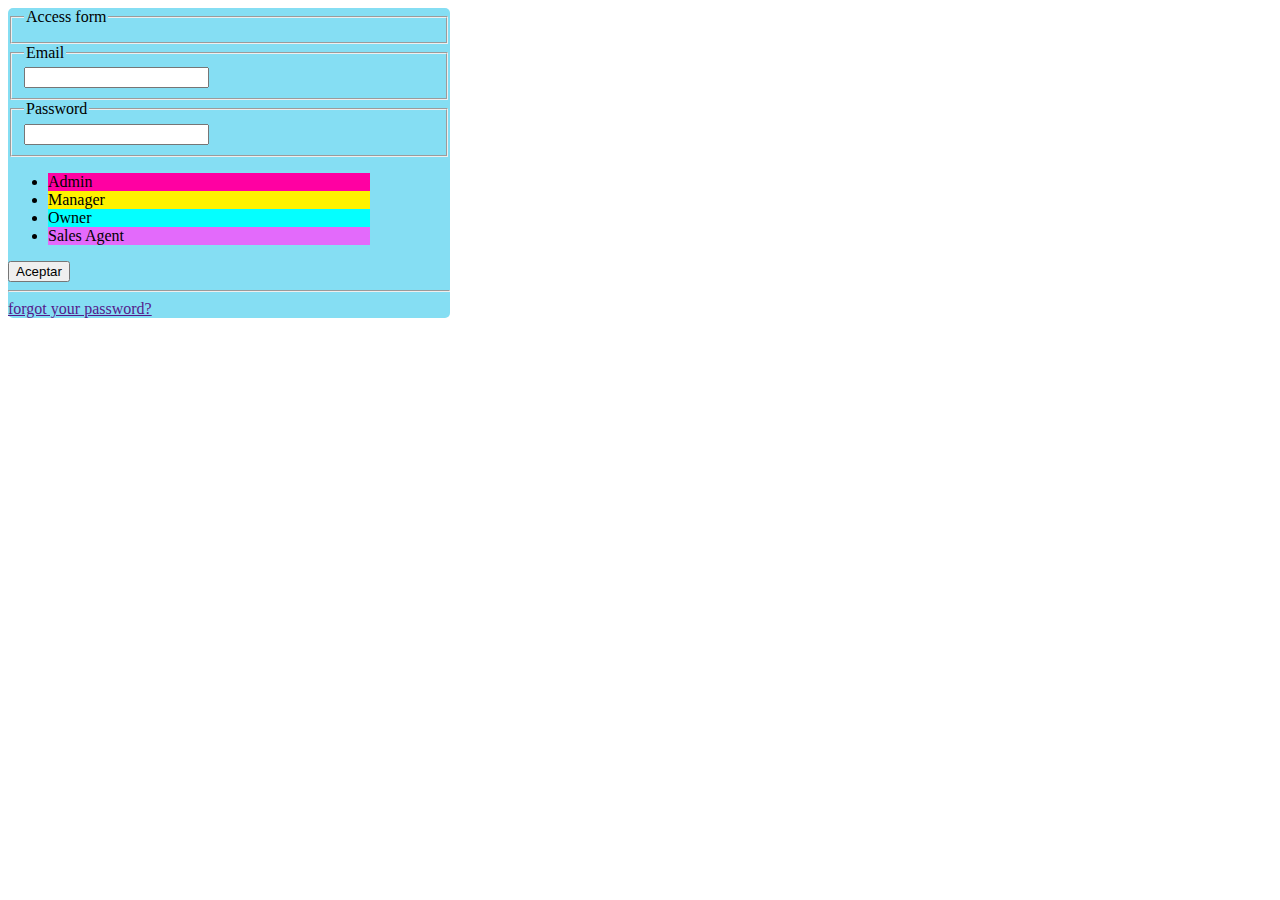
<file: 4.- Genera un login con estilos a través de less/index.html>
<!DOCTYPE html>
<html lang="en">

<head>
    <meta charset="UTF-8">
    <meta name="viewport" content="width=device-width, initial-scale=1.0">
    <title>Document</title>
</head>
<link rel="stylesheet" href="main.css">

<body>
    <div class="container">
        <form action="">
            <fieldset>
                <legend>Access form</legend>
            </fieldset>
            <FIELdset>
                <legend>Email</legend>
                <input type="text">
            </FIELdset>

            <fieldset>
                <legend> Password</legend>
                <input type="text">
            </fieldset>

        </form>
        <ul>
            <li>
                <label for="">Admin</label>
            </li>

            <li>
                <label for="">Manager</label>
            </li>

            <li>
                <label for="">Owner</label>
            </li>

            <li>
                <label for=""> Sales Agent </label>
            </li>
        </ul>
        <button>Aceptar</button>
        <hr>
        <a href="">forgot your password?</a>
    </div>
</body>

</html>
</file>
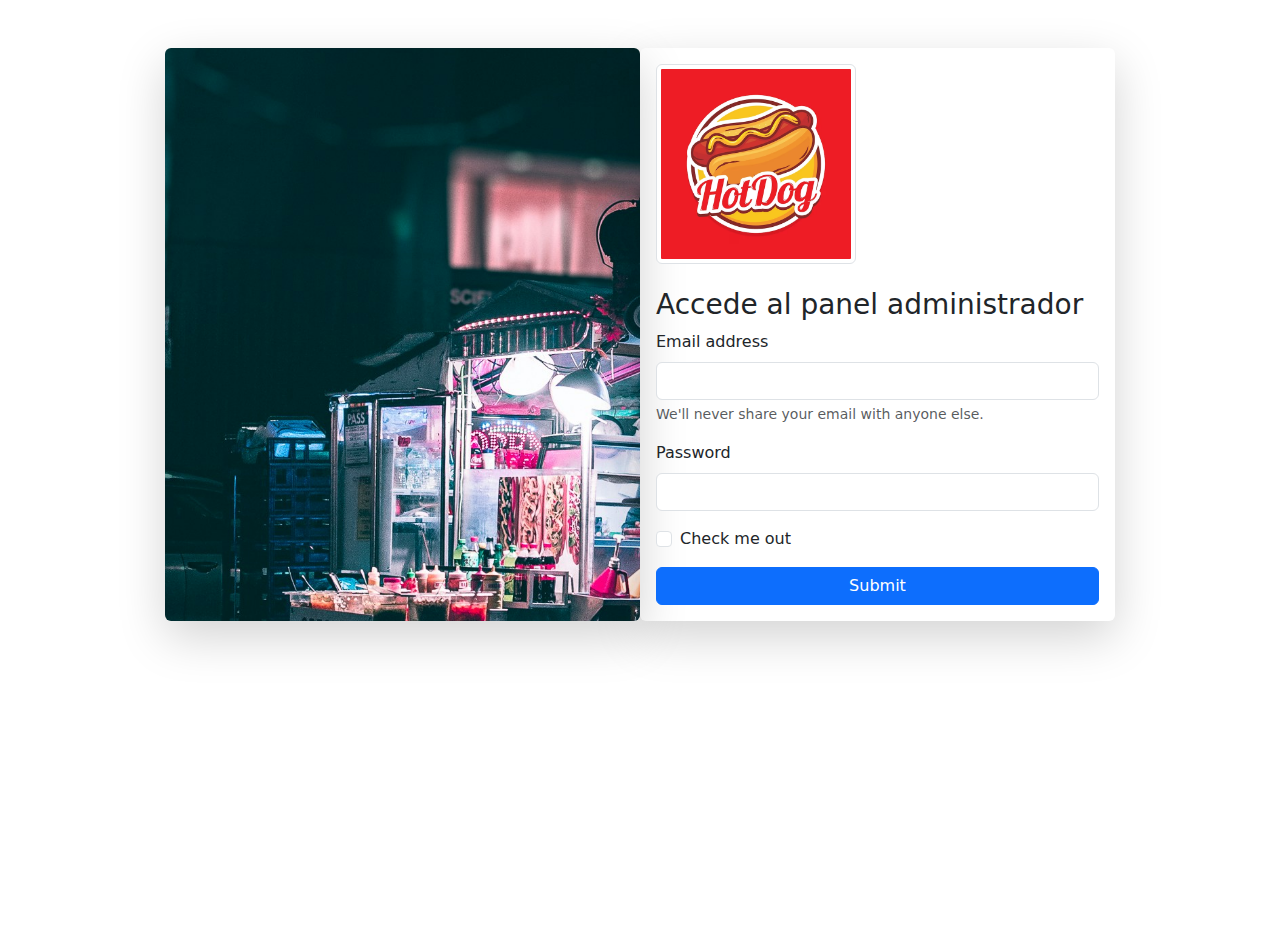
<file: 27.- utilizar el BASE_PATH y HTACCESS para arreglar las rutas relativas a absolutas/.bk/index.html>
<?php

	session_start();

	if (!isset($_SESSION['token'])) {
		$_SESSION['token'] = 123;
	}
?>
<!DOCTYPE html>
<html>
<head>
	<meta charset="utf-8">
	<meta name="viewport" content="width=device-width, initial-scale=1">
	<title></title>
	<link href="https://cdn.jsdelivr.net/npm/bootstrap@5.3.3/dist/css/bootstrap.min.css" rel="stylesheet" integrity="sha384-QWTKZyjpPEjISv5WaRU9OFeRpok6YctnYmDr5pNlyT2bRjXh0JMhjY6hW+ALEwIH" crossorigin="anonymous">
	<style type="text/css">
		.logo{
			max-width: 200px;
		}
		.cover-login{ 
			background: url(login_cover.jpg) no-repeat center center fixed; 
			  -webkit-background-size: cover;
			  -moz-background-size: cover;
			  -o-background-size: cover;
			  background-size: cover;
		}
	</style>
</head>
<body> 

	<div class="container vh-100 align-items-center align-items-center">
		
		<div class="row mt-5 justify-content-md-center">
			
			<div class="col-xs-12 col-md-5 shadow-lg cover-login rounded d-none d-md-block">
			</div>

			<div class="col-xs-12 col-md-5 shadow-lg p-3 rounded">
				<!-- formulario de login -->

				<img class="logo img-thumbnail rounded mb-4" src="logo.avif">
				
				<h3>
					Accede al panel administrador
				</h3>

				<form method="POST" action="app/AuthController.php">
				  
				  <div class="mb-3">
				    <label for="exampleInputEmail1" class="form-label">
				    	Email address
				    </label>
				    
				    <input type="email" class="form-control" id="exampleInputEmail1" name="email" aria-describedby="emailHelp" required>
				    
				    <div id="emailHelp" class="form-text">
				    	We'll never share your email with anyone else.
				    </div>
				  </div>
				  
				  <div class="mb-3">
				    <label for="exampleInputPassword1" class="form-label">
				    	Password
				    </label>
				    <input type="password" class="form-control" id="exampleInputPassword1" name="password" required>
				  </div>
				  
				  <div class="mb-3 form-check">
				    <input type="checkbox" class="form-check-input" id="exampleCheck1">
				    <label class="form-check-label" for="exampleCheck1">Check me out</label>
				  </div>
				  
				  <button type="submit" class="btn btn-primary col-12">
				  	Submit
				  </button>

				  <input type="hidden" name="action" value="login">

				</form>

			</div>

		</div>

	</div> 

	<script src="https://cdn.jsdelivr.net/npm/bootstrap@5.3.3/dist/js/bootstrap.bundle.min.js" integrity="sha384-YvpcrYf0tY3lHB60NNkmXc5s9fDVZLESaAA55NDzOxhy9GkcIdslK1eN7N6jIeHz" crossorigin="anonymous"></script>
</body>
</html>
</file>
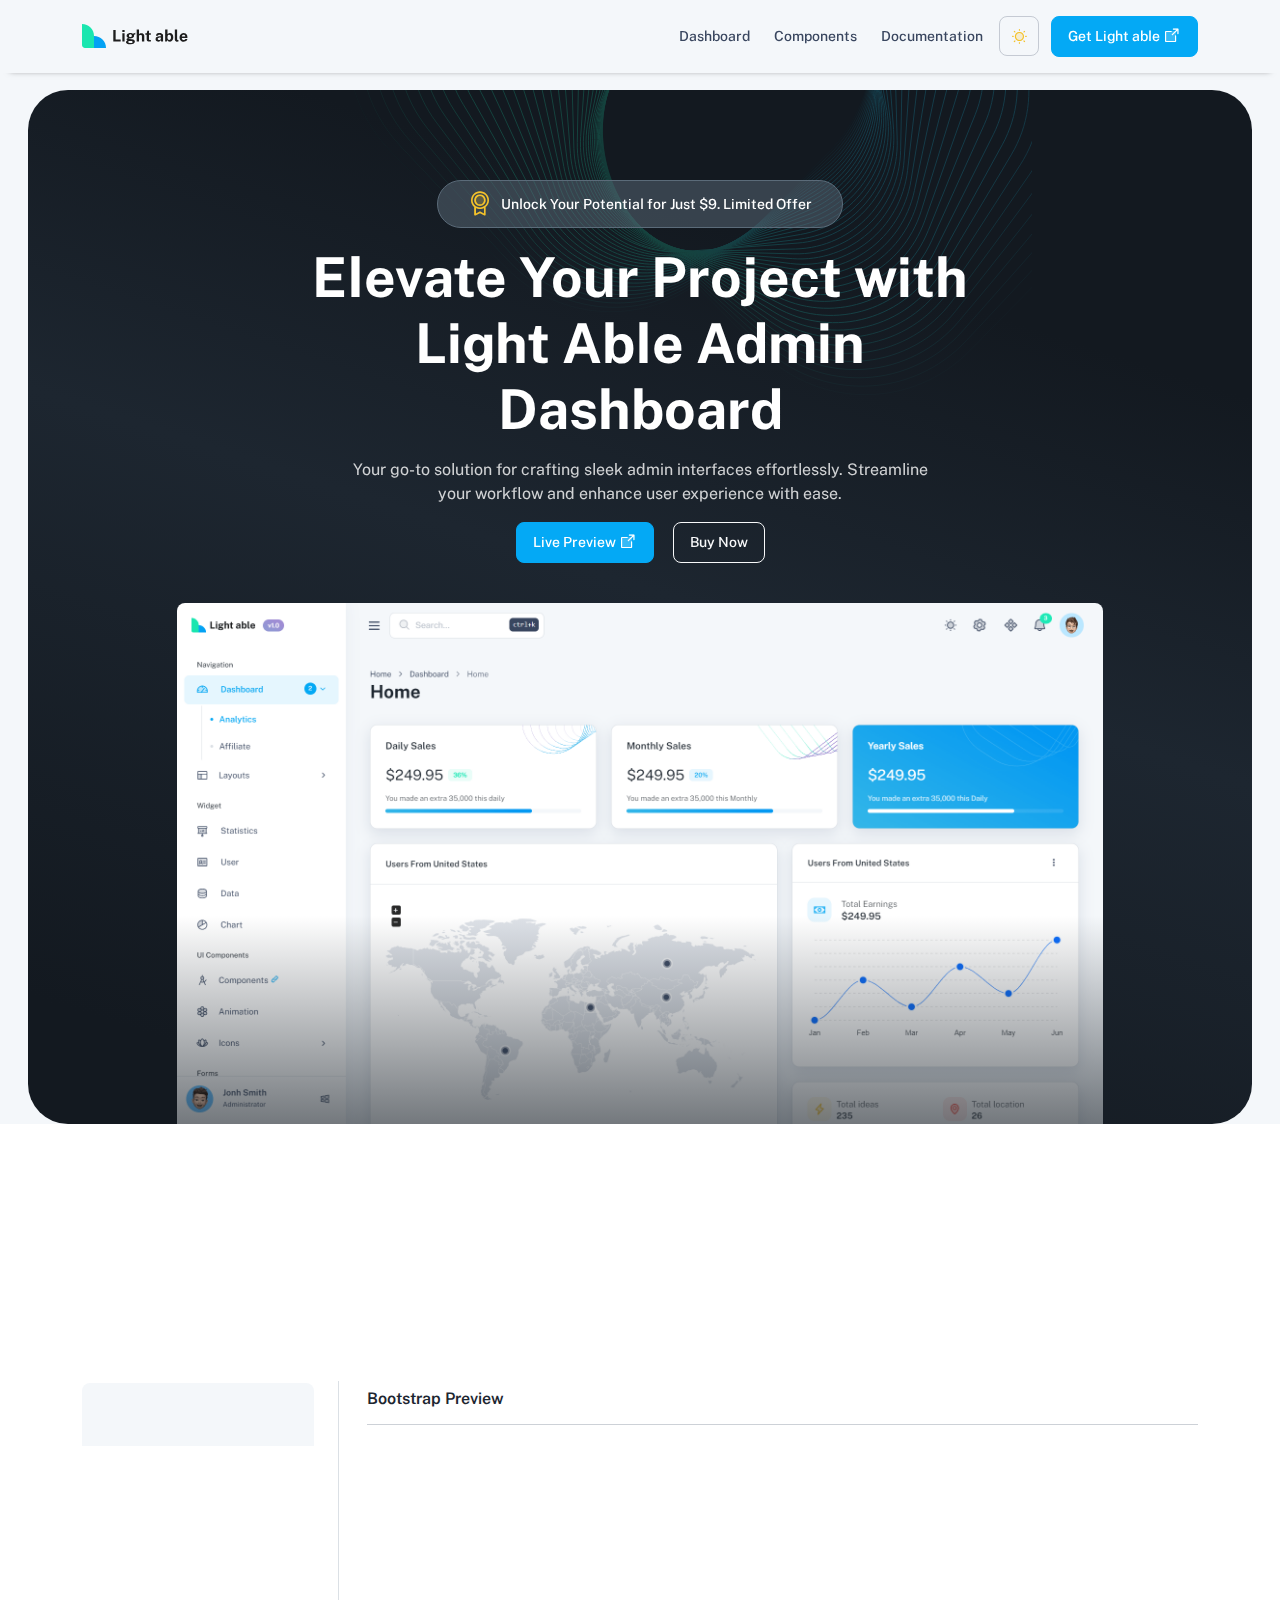
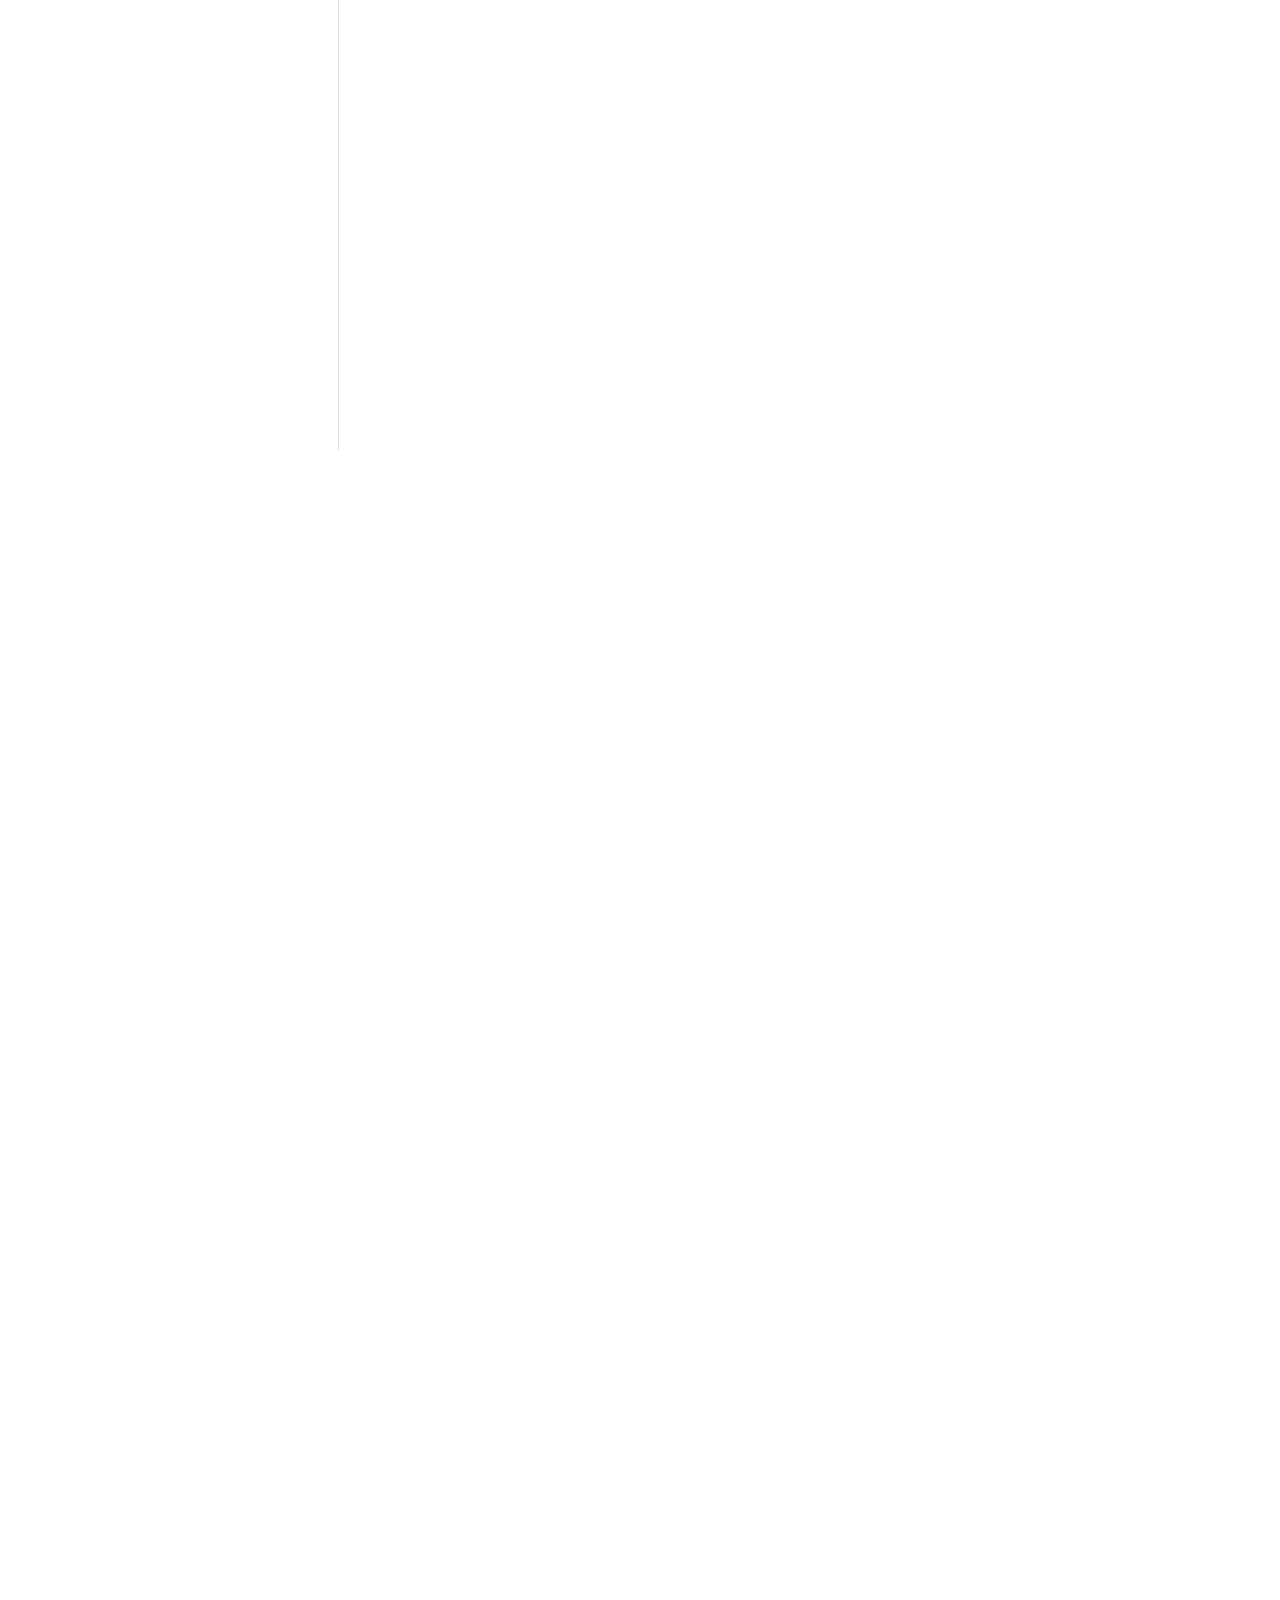
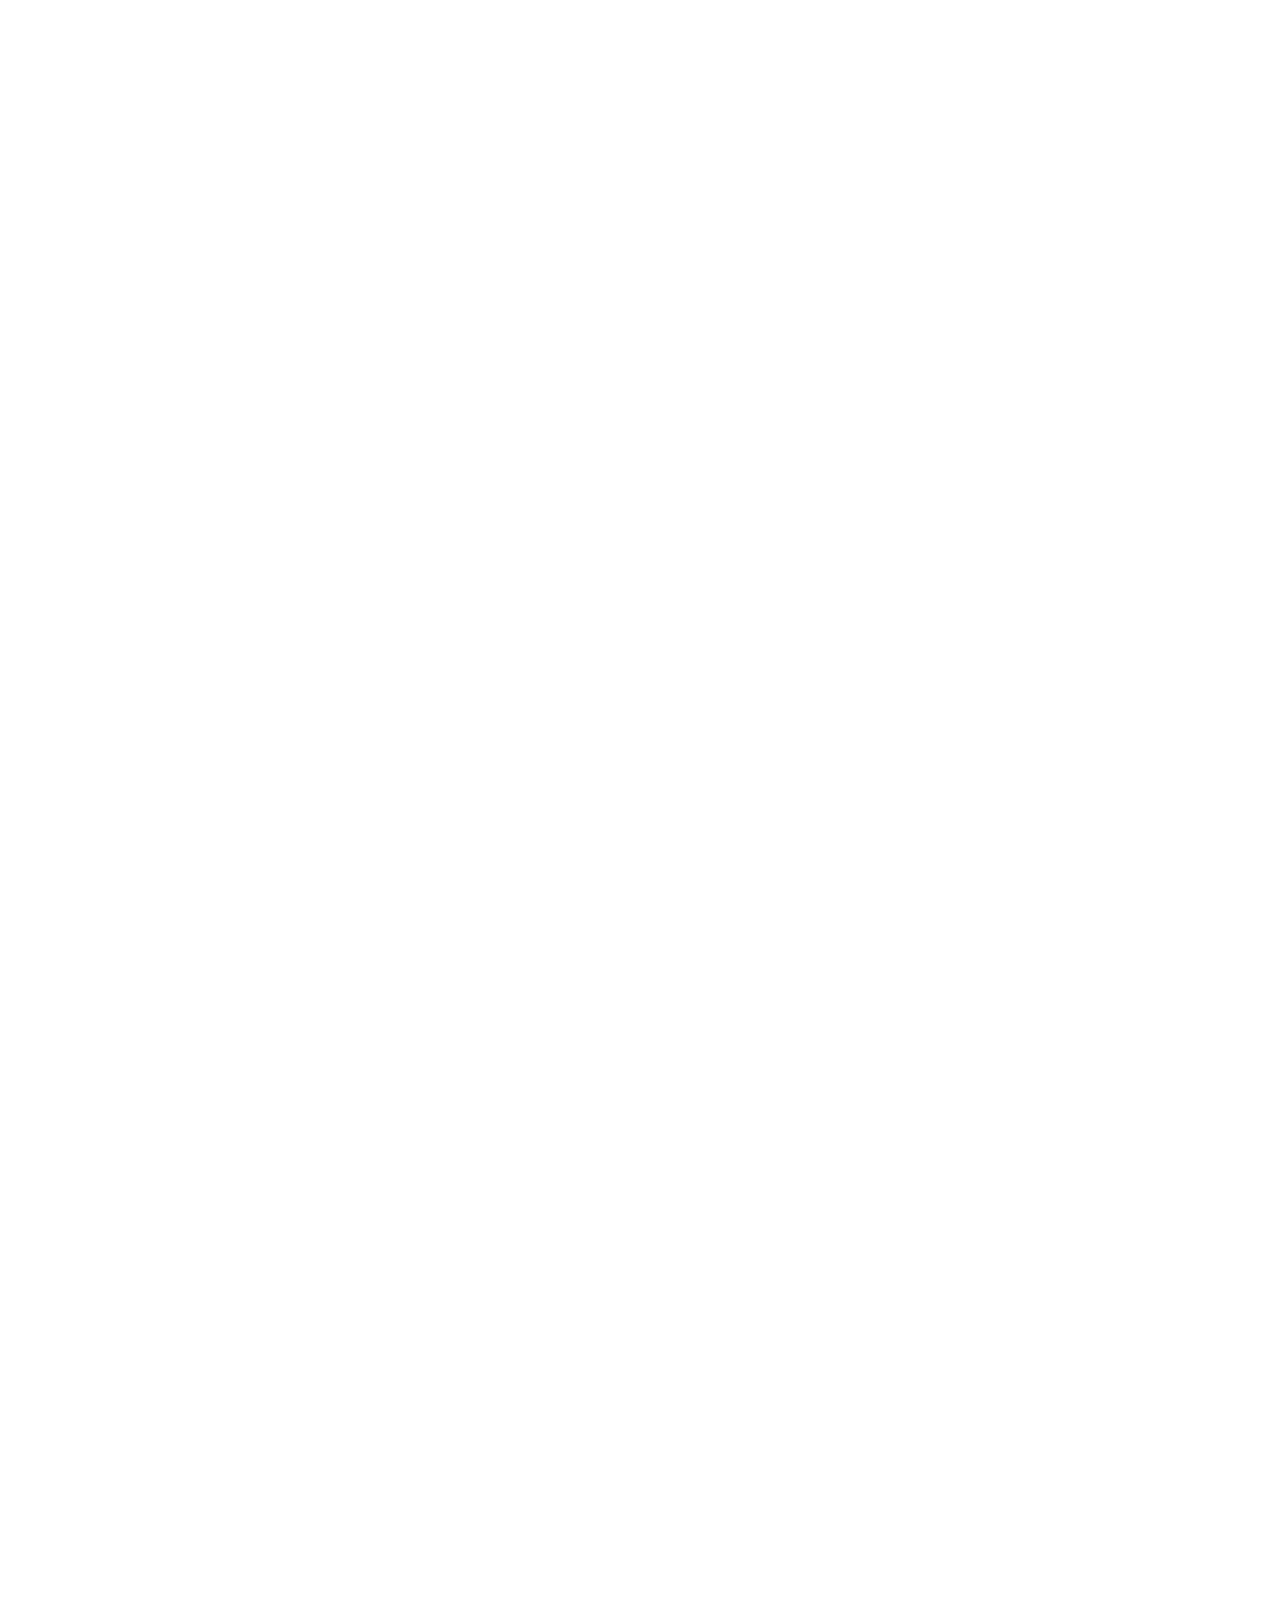
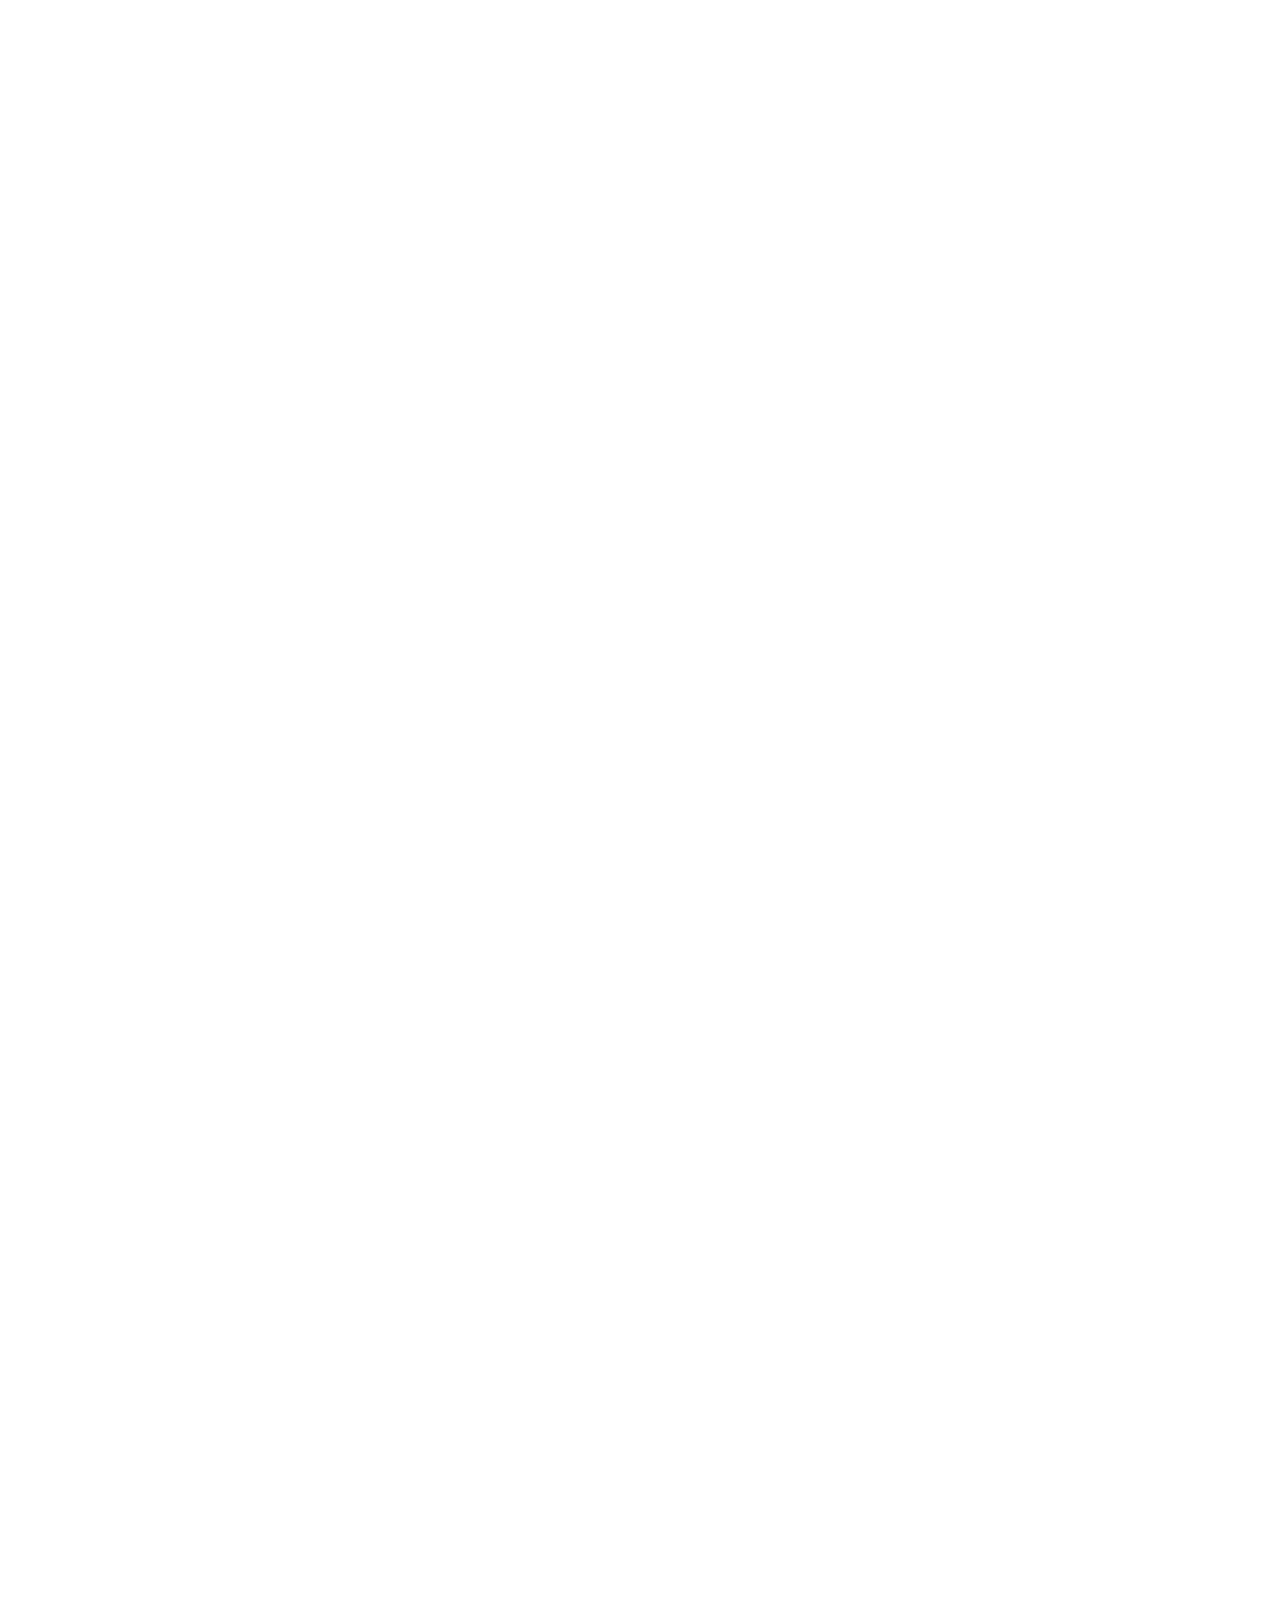
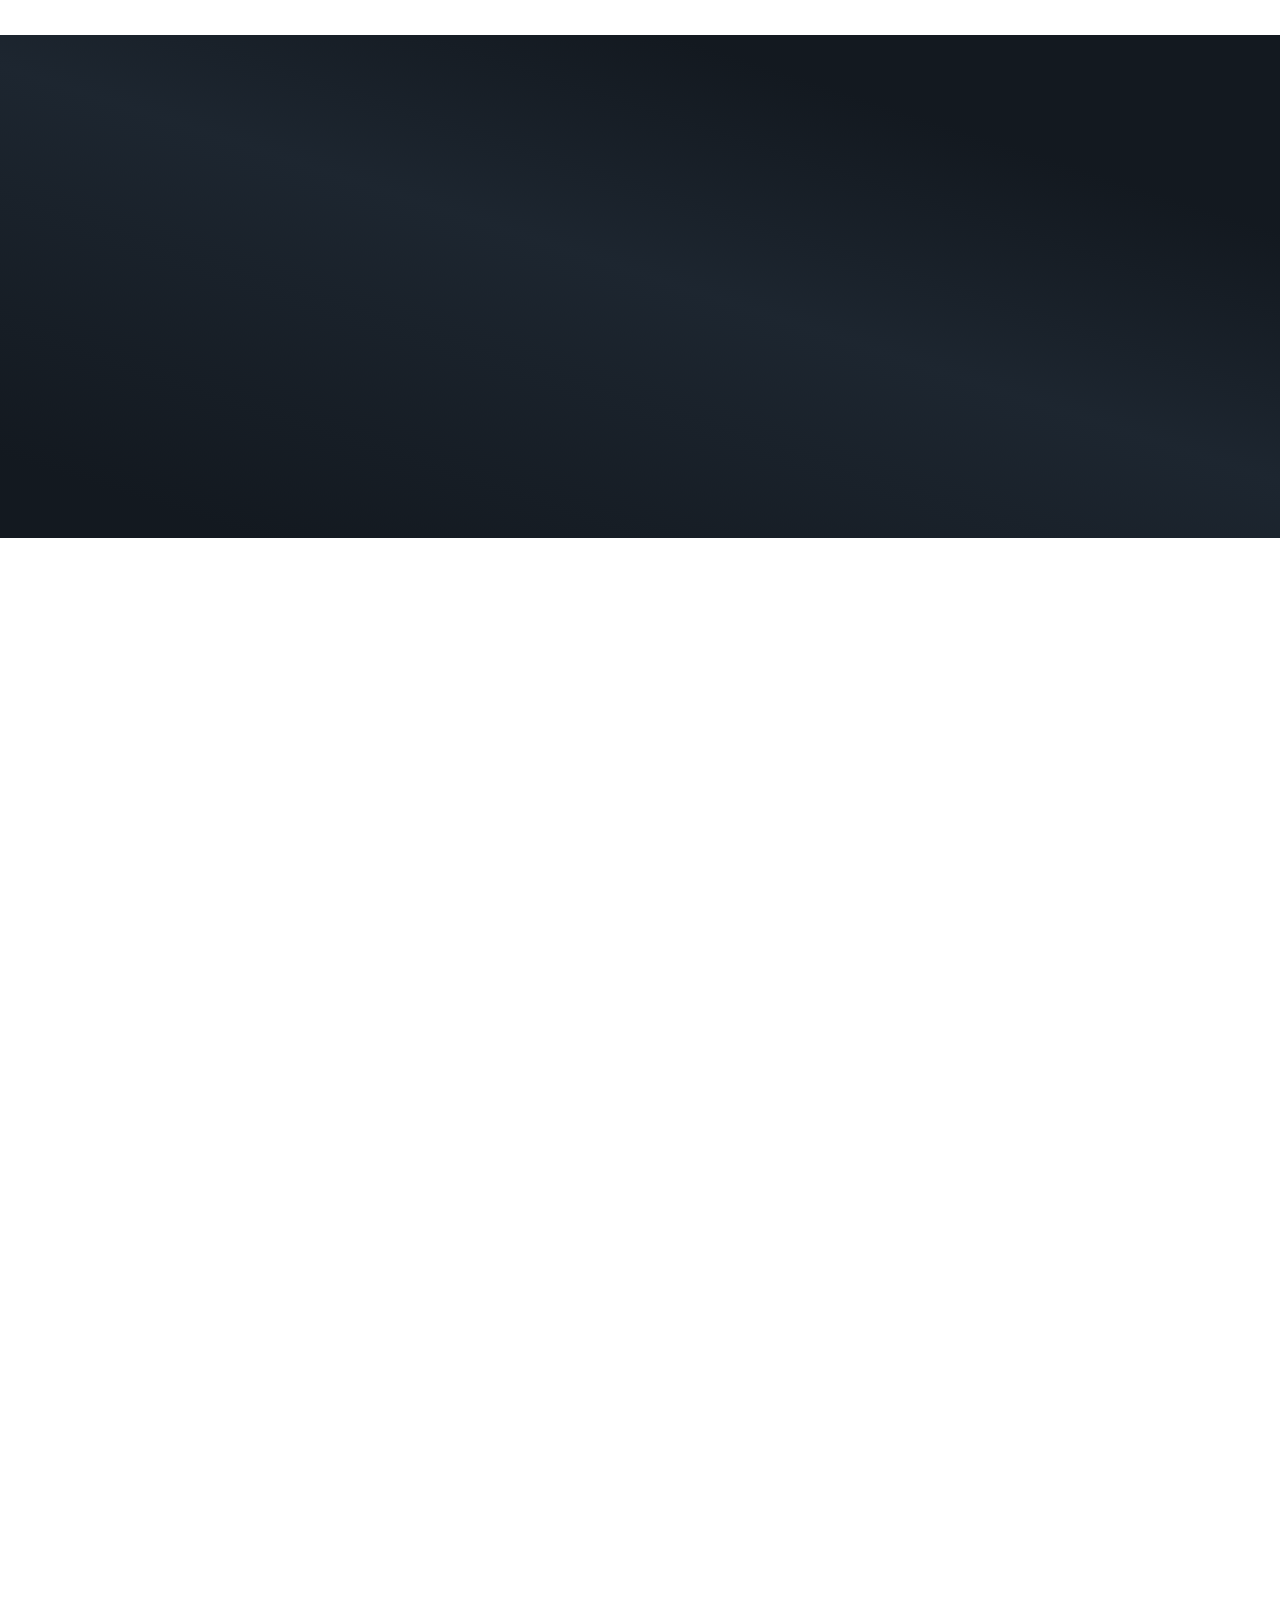
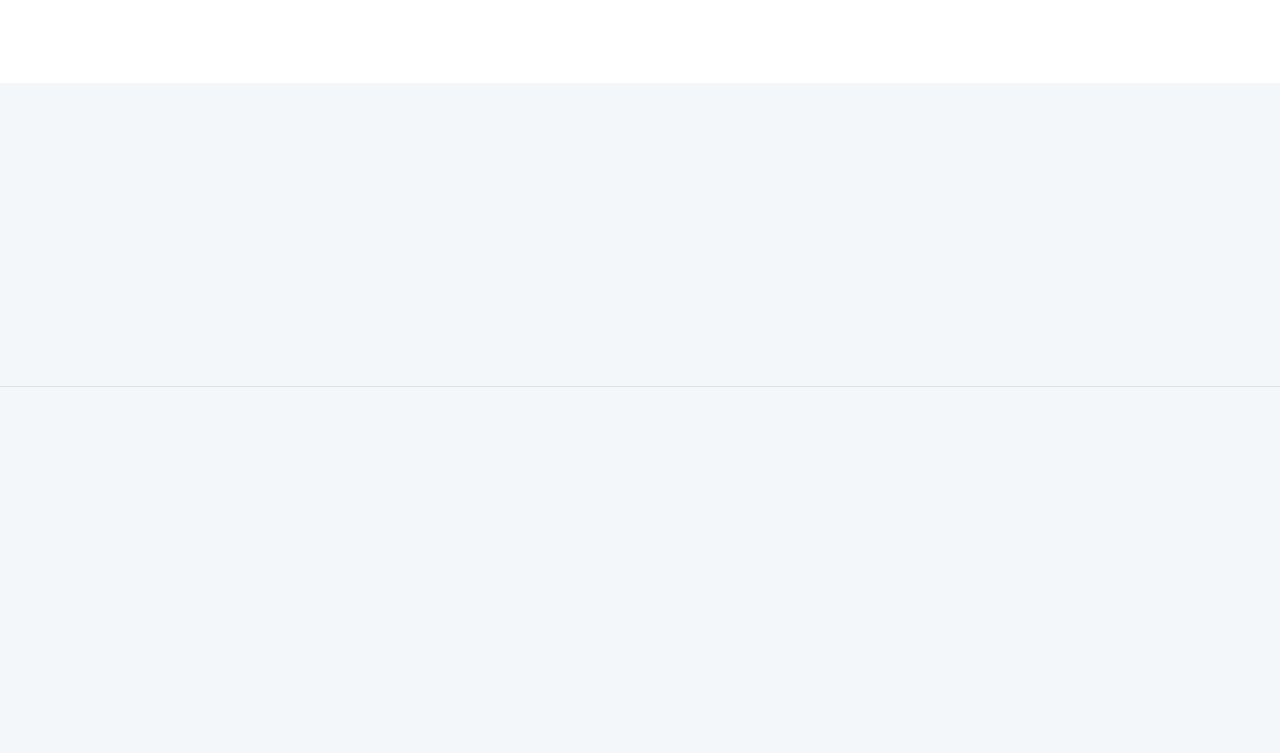
<file: 27.- utilizar el BASE_PATH y HTACCESS para arreglar las rutas relativas a absolutas/.tpm/index.html>
<!doctype html>
<html lang="en">
  <head>
    <title>Light Able Admin & Dashboard Template | Phoenixcoded</title>
    <!-- [Meta] -->
    <meta charset="utf-8" />
    <meta name="viewport" content="width=device-width, initial-scale=1.0, user-scalable=0, minimal-ui" />
    <meta http-equiv="X-UA-Compatible" content="IE=edge" />
    <meta
      name="description"
      content="Light Able admin and dashboard template offer a variety of UI elements and pages, ensuring your admin panel is both fast and effective."
    />
    <meta name="author" content="phoenixcoded" />

    <!-- [Favicon] icon -->
    <link rel="icon" href="assets/images/favicon.svg" type="image/x-icon" />
    <!-- [Page specific CSS] start -->
    <link href="assets/css/plugins/animate.min.css" rel="stylesheet" type="text/css" />
    <link href="assets/css/plugins/swiper-bundle.css" rel="stylesheet" />
    <!-- [Page specific CSS] end -->
    <!-- [Google Font : Public Sans] icon -->
    <link href="https://fonts.googleapis.com/css2?family=Public+Sans:wght@400;500;600;700&amp;display=swap" rel="stylesheet" />
    <!-- [phosphor Icons] https://phosphoricons.com/ -->
    <link rel="stylesheet" href="assets/fonts/phosphor/duotone/style.css" />
    <!-- [Tabler Icons] https://tablericons.com -->
    <link rel="stylesheet" href="assets/fonts/tabler-icons.min.css" />
    <!-- [Feather Icons] https://feathericons.com -->
    <link rel="stylesheet" href="assets/fonts/feather.css" />
    <!-- [Font Awesome Icons] https://fontawesome.com/icons -->
    <link rel="stylesheet" href="assets/fonts/fontawesome.css" />
    <!-- [Material Icons] https://fonts.google.com/icons -->
    <link rel="stylesheet" href="assets/fonts/material.css" />
    <!-- [Template CSS Files] -->
    <link rel="stylesheet" href="assets/css/style.css" id="main-style-link" />
    <link rel="stylesheet" href="assets/css/style-preset.css" />

    <link rel="stylesheet" href="assets/css/landing.css" />
    <script>
      !(function () {
        if (window.t4hto4) console.log('WiserNotify pixel installed multiple time in this page');
        else {
          window.t4hto4 = !0;
          var t = document,
            e = window,
            n = function () {
              var e = t.createElement('script');
              (e.type = 'text/javascript'),
                (e.async = !0),
                (e.src = 'https://pt.wisernotify.com/pixel.js?ti=1jclj6jkfc4hhry'),
                document.body.appendChild(e);
            };
          'complete' === t.readyState ? n() : window.attachEvent ? e.attachEvent('onload', n) : e.addEventListener('load', n, !1);
        }
      })();
    </script>
  </head>
  <body data-pc-preset="preset-1" data-pc-sidebar-caption="true" data-pc-direction="ltr" data-pc-theme="light" class="landing-page">
    <!-- [ Main Content ] start -->
    <!-- [ Pre-loader ] start -->
    <div class="loader-bg">
      <div class="loader-track">
        <div class="loader-fill"></div>
      </div>
    </div>
    <!-- [ Pre-loader ] End -->

    <!-- [ Header ] start -->
    <header id="home">
      <!-- [ Nav ] start -->
      <nav class="navbar navbar-expand-md navbar-light default">
        <div class="container">
          <a class="pc-navbar-brand" href="index.html">
            <img src="assets/images/logo-dark.svg" alt="logo" class="logo-lg landing-logo" />
          </a>
          <button
            class="navbar-toggler rounded"
            type="button"
            data-bs-toggle="collapse"
            data-bs-target="#navbarTogglerDemo01"
            aria-controls="navbarTogglerDemo01"
            aria-expanded="false"
            aria-label="Toggle navigation"
          >
            <span class="navbar-toggler-icon"></span>
          </button>
          <div class="collapse navbar-collapse" id="navbarTogglerDemo01">
            <ul class="navbar-nav ms-auto mt-lg-0 mt-2 mb-2 mb-lg-0 align-items-start">
              <li class="nav-item px-1">
                <a class="nav-link" href="dashboard/index.html">Dashboard</a>
              </li>
              <li class="nav-item px-1">
                <a class="nav-link" href="elements/bc_alert.html">Components</a>
              </li>
              <li class="nav-item px-1">
                <a class="nav-link" href="https://pcoded.gitbook.io/light-able/" target="_blank">Documentation</a>
              </li>
            </ul>
            <ul class="navbar-nav mb-2 mb-lg-0 align-items-start">
              <li class="dropdown px-1 me-2 mb-2 mb-md-0">
                <a
                  class="btn btn-icon btn-outline-dark border border-secondary border-opacity-25 dropdown-toggle arrow-none me-0 rounded"
                  data-bs-toggle="dropdown"
                  href="#"
                  role="button"
                  aria-haspopup="false"
                  aria-expanded="false"
                >
                  <i class="ph-duotone ph-sun-dim text-warning"></i>
                </a>
                <div class="dropdown-menu dropdown-menu-end pc-h-dropdown">
                  <a href="#!" class="dropdown-item" onclick="layout_change('dark')">
                    <i class="ph-duotone ph-moon"></i>
                    <span>Dark</span>
                  </a>
                  <a href="#!" class="dropdown-item" onclick="layout_change('light')">
                    <i class="ph-duotone ph-sun-dim"></i>
                    <span>Light</span>
                  </a>
                  <a href="#!" class="dropdown-item" onclick="layout_change_default()">
                    <i class="ph-duotone ph-cpu"></i>
                    <span>Default</span>
                  </a>
                </div>
              </li>
              <li class="nav-item">
                <a href="https://1.envato.market/EKD9M4" target="_blank" class="btn btn-primary"
                  >Get Light able <i class="ph-duotone ph-arrow-square-out"></i
                ></a>
              </li>
            </ul>
          </div>
        </div>
      </nav>
      <!-- [ Nav ] end -->
      <!-- [ Home ] start -->
      <div class="container-fluid">
        <div class="bg-dark mx-sm-3 home-section home-section-2">
          <img src="assets/images/landing/img-header-bg.svg" alt="background shape" class="img-fluid img-header-bg" />
          <div class="swiper language-slides-hero">
            <div class="swiper-wrapper">
              <div class="swiper-slide">
                <div class="row align-items-center justify-content-center text-center">
                  <div class="col-sm-12 header-content">
                    <span class="header-badge text-white">
                      <i class="ph-duotone ph-medal text-warning me-2"></i>
                      Unlock Your Potential for Just $9. Limited Offer
                    </span>
                    <div class="row justify-content-center text-center">
                      <div class="col-xl-7 col-lg-8 col-md-9 col-sm-10 col-11">
                        <h1 class="my-3 wow animate__fadeInUp text-white" data-wow-delay="0.4s"
                          >Elevate Your Project with Light Able Admin Dashboard</h1
                        >
                      </div>
                    </div>
                    <div class="row justify-content-center text-center">
                      <div class="col-xxl-5 col-xl-6 col-lg-7 col-md-8 col-sm-10 col-11">
                        <p class="f-16 mb-3 wow animate__fadeInUp" data-wow-delay="0.6s"
                          >Your go-to solution for crafting sleek admin interfaces effortlessly. Streamline your workflow and enhance user
                          experience with ease.
                        </p>
                      </div>
                    </div>
                    <div class="wow animate__fadeInUp" data-wow-delay="0.8s">
                      <a href="#layout-demos" class="btn btn-primary me-3">Live Preview <i class="ph-duotone ph-arrow-square-out"></i></a>
                      <a href="https://1.envato.market/EKD9M4" class="btn btn-outline-light" target="_blank"> Buy Now </a>
                    </div>
                  </div>
                </div>
              </div>
            </div>
            <div class="container">
              <div class="row justify-content-center">
                <div class="col-sm-10">
                  <div class="img-header-main">
                    <img src="assets/images/landing/header-main.jpg.png" alt="img" class="img-fluid" />
                  </div>
                </div>
              </div>
            </div>
          </div>
        </div>
      </div>
      <!-- [ Home ] end -->
    </header>
    <!-- [ Header ] End -->
    <!-- [ layout-card ] start -->
    <section class="bg-white" id="layout-demos">
      <div class="container">
        <div class="row justify-content-center text-center">
          <div class="col-md-8 col-xl-6">
            <h2 class="wow animate__fadeInUp section-title" data-wow-delay="0.2s">Layouts Demos</h2>
            <p class="mt-lg-4 mt-2 mb-4 mb-md-5 wow animate__fadeInUp" data-wow-delay="0.4s"
              >Unveil the diversity of page layouts within Light Able, including Vertical, Horizontal, and Tab Layouts, each offering unique
              design options to suit your preferences and project requirements.</p
            >
          </div>
        </div>
        <div class="row g-4">
          <div class="col-md-4 col-xl-3">
            <div class="offcanvas-md offcanvas-start chat-offcanvas" tabindex="-1" id="offcanvas_User_list">
              <div class="offcanvas-header">
                <h5 class="offcanvas-title" id="offcanvasLabel">Technology</h5>
                <button class="btn-close" data-bs-dismiss="offcanvas" data-bs-target="#offcanvas_User_list" aria-label="Close"></button>
              </div>
              <div class="offcanvas-body p-0">
                <div class="row g-2 nav nav-tabs technology-tabs" id="myTab" role="tablist">
                  <div class="col-12 nav-item" role="presentation">
                    <a
                      class="nav-link active"
                      id="technology-tab-1"
                      data-bs-toggle="tab"
                      data-bs-target="#technology-tab-pane-1"
                      role="tab"
                      aria-controls="technology-tab-pane-1"
                      aria-selected="true"
                    >
                      <div class="card technology-card wow animate__fadeInUp section-title" data-wow-delay="0.1s">
                        <div class="card-body">
                          <div class="d-flex align-items-center">
                            <div class="flex-shrink-0">
                              <img src="assets/images/landing/techcard-bs.svg" alt="images" class="tech-img" />
                            </div>
                            <div class="flex-grow-1 mx-2">
                              <h5 class="mb-0">Bootstrap</h5>
                            </div>
                          </div>
                        </div>
                      </div>
                    </a>
                  </div>
                  <div class="col-12 nav-item" role="presentation">
                    <a
                      class="nav-link"
                      id="technology-tab-2"
                      data-bs-toggle="tab"
                      data-bs-target="#technology-tab-pane-2"
                      role="tab"
                      aria-controls="technology-tab-pane-2"
                      aria-selected="true"
                    >
                      <div class="card technology-card wow animate__fadeInUp section-title" data-wow-delay="0.2s">
                        <div class="card-body">
                          <div class="d-flex align-items-center">
                            <div class="flex-shrink-0">
                              <img src="assets/images/landing/techcard-react.svg" alt="images" class="tech-img" />
                            </div>
                            <div class="flex-grow-1 mx-2">
                              <h5 class="mb-0">React Next.js</h5>
                            </div>
                          </div>
                        </div>
                      </div>
                    </a>
                  </div>
                  <div class="col-12 nav-item" role="presentation">
                    <a
                      class="nav-link"
                      id="technology-tab-3"
                      data-bs-toggle="tab"
                      data-bs-target="#technology-tab-pane-3"
                      role="tab"
                      aria-controls="technology-tab-pane-3"
                      aria-selected="true"
                    >
                      <div class="card technology-card wow animate__fadeInUp section-title" data-wow-delay="0.3s">
                        <div class="card-body">
                          <div class="d-flex align-items-center">
                            <div class="flex-shrink-0">
                              <img src="assets/images/landing/techcard-vue.svg" alt="images" class="tech-img" />
                            </div>
                            <div class="flex-grow-1 mx-2">
                              <h5 class="mb-0">Vue.js</h5>
                            </div>
                          </div>
                        </div>
                      </div>
                    </a>
                  </div>
                  <div class="col-12 nav-item" role="presentation">
                    <a
                      class="nav-link"
                      id="technology-tab-4"
                      data-bs-toggle="tab"
                      data-bs-target="#technology-tab-pane-4"
                      role="tab"
                      aria-controls="technology-tab-pane-4"
                      aria-selected="true"
                    >
                      <div class="card technology-card wow animate__fadeInUp section-title" data-wow-delay="0.4s">
                        <div class="card-body">
                          <div class="d-flex align-items-center">
                            <div class="flex-shrink-0">
                              <img src="assets/images/landing/techcard-laravel.svg" alt="images" class="tech-img" />
                            </div>
                            <div class="flex-grow-1 mx-2">
                              <h5 class="mb-0">Laravel</h5>
                            </div>
                          </div>
                        </div>
                      </div>
                    </a>
                  </div>
                  <div class="col-12 nav-item" role="presentation">
                    <a
                      class="nav-link"
                      id="technology-tab-5"
                      data-bs-toggle="tab"
                      data-bs-target="#technology-tab-pane-5"
                      role="tab"
                      aria-controls="technology-tab-pane-5"
                      aria-selected="true"
                    >
                      <div class="card technology-card wow animate__fadeInUp section-title" data-wow-delay="0.5s">
                        <div class="card-body">
                          <div class="d-flex align-items-center">
                            <div class="flex-shrink-0">
                              <img src="assets/images/landing/techcard-node.svg" alt="images" class="tech-img" />
                            </div>
                            <div class="flex-grow-1 mx-2">
                              <h5 class="mb-0">Node.js</h5>
                            </div>
                          </div>
                        </div>
                      </div>
                    </a>
                  </div>
                  <div class="col-12 nav-item" role="presentation">
                    <a
                      class="nav-link"
                      id="technology-tab-6"
                      data-bs-toggle="tab"
                      data-bs-target="#technology-tab-pane-6"
                      role="tab"
                      aria-controls="technology-tab-pane-6"
                      aria-selected="true"
                    >
                      <div class="card technology-card wow animate__fadeInUp section-title" data-wow-delay="0.6s">
                        <div class="card-body">
                          <div class="d-flex align-items-center">
                            <div class="flex-shrink-0">
                              <img src="assets/images/landing/techcard-django.svg" alt="images" class="tech-img" />
                            </div>
                            <div class="flex-grow-1 mx-2">
                              <h5 class="mb-0">Django</h5>
                            </div>
                          </div>
                        </div>
                      </div>
                    </a>
                  </div>
                  <div class="col-12 nav-item" role="presentation">
                    <a
                      class="nav-link"
                      id="technology-tab-7"
                      data-bs-toggle="tab"
                      data-bs-target="#technology-tab-pane-7"
                      role="tab"
                      aria-controls="technology-tab-pane-7"
                      aria-selected="true"
                    >
                      <div class="card technology-card wow animate__fadeInUp section-title" data-wow-delay="0.7s">
                        <div class="card-body">
                          <div class="d-flex align-items-center">
                            <div class="flex-shrink-0">
                              <img src="assets/images/landing/techcard-net.svg" alt="images" class="tech-img" />
                            </div>
                            <div class="flex-grow-1 mx-2">
                              <h5 class="mb-0">ASP</h5>
                            </div>
                          </div>
                        </div>
                      </div>
                    </a>
                  </div>
                  <div class="col-12 nav-item" role="presentation">
                    <a
                      class="nav-link"
                      id="technology-tab-8"
                      data-bs-toggle="tab"
                      data-bs-target="#technology-tab-pane-8"
                      role="tab"
                      aria-controls="technology-tab-pane-8"
                      aria-selected="true"
                    >
                      <div class="card technology-card wow animate__fadeInUp section-title" data-wow-delay="0.8s">
                        <div class="card-body">
                          <div class="d-flex align-items-center">
                            <div class="flex-shrink-0">
                              <img src="assets/images/landing/techcard-cakephp.svg" alt="images" class="tech-img" />
                            </div>
                            <div class="flex-grow-1 mx-2">
                              <h5 class="mb-0">CakePHP</h5>
                            </div>
                          </div>
                        </div>
                      </div>
                    </a>
                  </div>
                  <div class="col-12 nav-item" role="presentation">
                    <a
                      class="nav-link"
                      id="technology-tab-9"
                      data-bs-toggle="tab"
                      data-bs-target="#technology-tab-pane-9"
                      role="tab"
                      aria-controls="technology-tab-pane-9"
                      aria-selected="true"
                    >
                      <div class="card technology-card wow animate__fadeInUp section-title" data-wow-delay="0.9s">
                        <div class="card-body">
                          <div class="d-flex align-items-center">
                            <div class="flex-shrink-0">
                              <img src="assets/images/landing/techcard-mvc5.svg" alt="images" class="tech-img" />
                            </div>
                            <div class="flex-grow-1 mx-2">
                              <h5 class="mb-0">MVC5</h5>
                            </div>
                          </div>
                        </div>
                      </div>
                    </a>
                  </div>
                  <div class="col-12 nav-item" role="presentation">
                    <a
                      class="nav-link"
                      id="technology-tab-10"
                      data-bs-toggle="tab"
                      data-bs-target="#technology-tab-pane-10"
                      role="tab"
                      aria-controls="technology-tab-pane-10"
                      aria-selected="true"
                    >
                      <div class="card technology-card wow animate__fadeInUp section-title" data-wow-delay="1s">
                        <div class="card-body">
                          <div class="d-flex align-items-center">
                            <div class="flex-shrink-0">
                              <img src="assets/images/landing/techcard-figma.svg" alt="images" class="tech-img" />
                            </div>
                            <div class="flex-grow-1 mx-2">
                              <h5 class="mb-0">Figma</h5>
                            </div>
                          </div>
                        </div>
                      </div>
                    </a>
                  </div>
                </div>
              </div>
            </div>
          </div>
          <div class="col-md-8 col-xl-9">
            <a href="#" class="d-md-none btn btn-light-secondary mb-2" data-bs-toggle="offcanvas" data-bs-target="#offcanvas_User_list">
              Technology
            </a>
            <div class="tab-content" id="myTabContent">
              <!-- Bootstrap -->
              <div
                class="tab-pane fade show active"
                id="technology-tab-pane-1"
                role="tabpanel"
                aria-labelledby="technology-tab-1"
                tabindex="0"
              >
                <div class="row g-4 text-center">
                  <div class="col-12 text-start">
                    <h5 class="mb=1">Bootstrap Preview</h5>
                    <hr class="mt-3 mb-1" />
                  </div>
                  <div class="col-lg-4 col-md-6 wow animate__fadeInUp" data-wow-delay="0.2s">
                    <div class="card layout-card">
                      <div class="card-body">
                        <a href="dashboard/index.html" target="_blank">
                          <img src="assets/images/landing/preview-layouts-vertical.jpg" alt="img" class="img-fluid border" />
                        </a>
                      </div>
                    </div>
                    <a href="demo/layout-vertical.html" target="_blank" class="h5 d-flex align-items-center justify-content-center gap-2"
                      >Vertical <i class="ti ti-link text-primary f-22"></i
                    ></a>
                  </div>
                  <div class="col-lg-4 col-md-6 wow animate__fadeInUp" data-wow-delay="0.3s">
                    <div class="card layout-card">
                      <div class="card-body">
                        <a href="demo/layout-horizontal.html" target="_blank">
                          <img src="assets/images/landing/preview-layouts-horizontal.jpg" alt="img" class="img-fluid border" />
                        </a>
                      </div>
                    </div>
                    <a href="demo/layout-horizontal.html" target="_blank" class="h5 d-flex align-items-center justify-content-center gap-2"
                      >Horizontal <i class="ti ti-link text-primary f-22"></i
                    ></a>
                  </div>
                  <div class="col-lg-4 col-md-6 wow animate__fadeInUp" data-wow-delay="0.4s">
                    <div class="card layout-card">
                      <div class="card-body">
                        <a href="demo/layout-compact.html" target="_blank">
                          <img src="assets/images/landing/preview-layouts-compact.jpg" alt="img" class="img-fluid border" />
                        </a>
                      </div>
                    </div>
                    <a href="demo/layout-compact.html" target="_blank" class="h5 d-flex align-items-center justify-content-center gap-2"
                      >Compact <i class="ti ti-link text-primary f-22"></i
                    ></a>
                  </div>
                  <div class="col-lg-4 col-md-6 wow animate__fadeInUp" data-wow-delay="0.3s">
                    <div class="card layout-card">
                      <div class="card-body">
                        <a href="https://html.phoenixcoded.net/light-able/bootstrap/demo/layout-2.html" target="_blank">
                          <img src="assets/images/landing/preview-layouts-creative.jpg" alt="img" class="img-fluid border" />
                        </a>
                      </div>
                    </div>
                    <a href="https://html.phoenixcoded.net/light-able/bootstrap/demo/layout-2.html" target="_blank" class="h5 d-flex align-items-center justify-content-center gap-2"
                      >Creative <i class="ti ti-link text-primary f-22"></i
                    ></a>
                  </div>
                  <div class="col-lg-4 col-md-6 wow animate__fadeInUp" data-wow-delay="0.4s">
                    <div class="card layout-card">
                      <div class="card-body">
                        <a href="demo/layout-tab.html" target="_blank">
                          <img src="assets/images/landing/preview-layouts-tab.jpg" alt="img" class="img-fluid border" />
                        </a>
                      </div>
                    </div>
                    <a href="demo/layout-tab.html" target="_blank" class="h5 d-flex align-items-center justify-content-center gap-2"
                      >Tab <i class="ti ti-link text-primary f-22"></i
                    ></a>
                  </div>
                  <div class="col-lg-4 col-md-6 wow animate__fadeInUp" data-wow-delay="0.5s">
                    <div class="card layout-card">
                      <div class="card-body">
                        <a href="demo/layout-vertical-tab.html" target="_blank">
                          <img src="assets/images/landing/lay-vertical-tab.jpg" alt="img" class="img-fluid border" />
                        </a>
                      </div>
                    </div>
                    <a
                      href="demo/layout-vertical-tab.html"
                      target="_blank"
                      class="h5 d-flex align-items-center justify-content-center gap-2"
                      >Vertical Tab <i class="ti ti-link text-primary f-22"></i
                    ></a>
                  </div>
                  <div class="col-lg-4 col-md-6 wow animate__fadeInUp" data-wow-delay="0.4s">
                    <div class="card layout-card">
                      <div class="card-body">
                        <a href="demo/layout-2-column.html" target="_blank">
                          <img src="assets/images/landing/lay-2-column.jpg" alt="img" class="img-fluid border" />
                        </a>
                      </div>
                    </div>
                    <a href="demo/layout-2-column.html" target="_blank" class="h5 d-flex align-items-center justify-content-center gap-2"
                      >2 Column <i class="ti ti-link text-primary f-22"></i
                    ></a>
                  </div>
                  <div class="col-lg-4 col-md-6 wow animate__fadeInUp" data-wow-delay="0.5s">
                    <div class="card layout-card">
                      <div class="card-body">
                        <a href="demo/layout-big-compact.html" target="_blank">
                          <img src="assets/images/landing/lay-big-compact.jpg" alt="img" class="img-fluid border" />
                        </a>
                      </div>
                    </div>
                    <a href="demo/layout-big-compact.html" target="_blank" class="h5 d-flex align-items-center justify-content-center gap-2"
                      >Big Compact <i class="ti ti-link text-primary f-22"></i
                    ></a>
                  </div>
                  <div class="col-lg-4 col-md-6 wow animate__fadeInUp" data-wow-delay="0.6s">
                    <div class="card layout-card">
                      <div class="card-body">
                        <a href="demo/layout-moduler.html" target="_blank">
                          <img src="assets/images/landing/lay-moduler.jpg" alt="img" class="img-fluid border" />
                        </a>
                      </div>
                    </div>
                    <a href="demo/layout-moduler.html" target="_blank" class="h5 d-flex align-items-center justify-content-center gap-2">
                      Moduler <i class="ti ti-link text-primary f-22"></i>
                    </a>
                  </div>
                  <div class="col-lg-4 col-md-6 wow animate__fadeInUp" data-wow-delay="0.5s">
                    <div class="card layout-card">
                      <div class="card-body">
                        <a href="demo/layout-detached.html" target="_blank">
                          <img src="assets/images/landing/lay-detached.jpg" alt="img" class="img-fluid border" />
                        </a>
                      </div>
                    </div>
                    <a href="demo/layout-detached.html" target="_blank" class="h5 d-flex align-items-center justify-content-center gap-2">
                      Detached <i class="ti ti-link text-primary f-22"></i>
                    </a>
                  </div>
                  <div class="col-lg-4 col-md-6 wow animate__fadeInUp" data-wow-delay="0.6s">
                    <div class="card layout-card">
                      <div class="card-body">
                        <a href="demo/layout-advanced.html" target="_blank">
                          <img src="assets/images/landing/lay-advanced.jpg" alt="img" class="img-fluid border" />
                        </a>
                      </div>
                    </div>
                    <a href="demo/layout-advanced.html" target="_blank" class="h5 d-flex align-items-center justify-content-center gap-2">
                      Advance <i class="ti ti-link text-primary f-22"></i>
                    </a>
                  </div>
                  <div class="col-lg-4 col-md-6 wow animate__fadeInUp" data-wow-delay="0.7s">
                    <div class="card layout-card">
                      <div class="card-body">
                        <a href="demo/layout-extended.html" target="_blank">
                          <img src="assets/images/landing/lay-extended.jpg" alt="img" class="img-fluid border" />
                        </a>
                      </div>
                    </div>
                    <a href="demo/layout-extended.html" target="_blank" class="h5 d-flex align-items-center justify-content-center gap-2">
                      Extended <i class="ti ti-link text-primary f-22"></i>
                    </a>
                  </div>
                </div>
              </div>
              <!-- React.js -->
              <div class="tab-pane fade" id="technology-tab-pane-2" role="tabpanel" aria-labelledby="technology-tab-2" tabindex="0">
                <div class="row g-4 text-center">
                  <div class="col-12 text-start">
                    <h5 class="mb=1">React Preview</h5>
                    <hr class="mt-3 mb-1" />
                  </div>
                  <div class="col-lg-4 col-md-6">
                    <div class="card layout-card">
                      <div class="card-body">
                        <a href="https://light-able-react-light.vercel.app/dashboard" target="_blank">
                          <img src="assets/images/landing/preview-layouts-vertical.jpg" alt="img" class="img-fluid border" />
                        </a>
                      </div>
                    </div>
                    <a
                      href="https://light-able-react-light.vercel.app/dashboard"
                      target="_blank"
                      class="h5 d-flex align-items-center justify-content-center gap-2"
                      >Vertical <i class="ti ti-link text-primary f-22"></i
                    ></a>
                  </div>
                  <div class="col-lg-4 col-md-6">
                    <div class="card layout-card">
                      <div class="card-body">
                        <a href="https://light-able-react-dark.vercel.app/dashboard" target="_blank">
                          <img src="assets/images/landing/preview-page-dark.jpg" alt="img" class="img-fluid border" />
                        </a>
                      </div>
                    </div>
                    <a
                      href="https://light-able-react-dark.vercel.app/dashboard"
                      target="_blank"
                      class="h5 d-flex align-items-center justify-content-center gap-2"
                      >Dark <i class="ti ti-link text-primary f-22"></i
                    ></a>
                  </div>
                  <div class="col-lg-4 col-md-6">
                    <div class="card layout-card">
                      <div class="card-body">
                        <a href="https://light-able-react-light.vercel.app/application/calendar" target="_blank">
                          <img src="assets/images/landing/preview-app-calendar.jpg" alt="img" class="img-fluid border" />
                        </a>
                      </div>
                    </div>
                    <a
                      href="https://light-able-react-light.vercel.app/application/calendar"
                      target="_blank"
                      class="h5 d-flex align-items-center justify-content-center gap-2"
                      >Calendar <i class="ti ti-link text-primary f-22"></i
                    ></a>
                  </div>
                  <div class="col-lg-4 col-md-6">
                    <div class="card layout-card">
                      <div class="card-body">
                        <a href="https://light-able-react-light.vercel.app/application/chat" target="_blank">
                          <img src="assets/images/landing/preview-app-chat.jpg" alt="img" class="img-fluid border" />
                        </a>
                      </div>
                    </div>
                    <a
                      href="https://light-able-react-light.vercel.app/application/chat"
                      target="_blank"
                      class="h5 d-flex align-items-center justify-content-center gap-2"
                      >Chat <i class="ti ti-link text-primary f-22"></i
                    ></a>
                  </div>
                  <div class="col-lg-4 col-md-6">
                    <div class="card layout-card">
                      <div class="card-body">
                        <a href="https://light-able-react-light.vercel.app/application/ecom_product" target="_blank">
                          <img src="assets/images/landing/preview-app-ecommerce.jpg" alt="img" class="img-fluid border" />
                        </a>
                      </div>
                    </div>
                    <a
                      href="https://light-able-react-light.vercel.app/application/ecom_product"
                      target="_blank"
                      class="h5 d-flex align-items-center justify-content-center gap-2"
                      >E-commerce <i class="ti ti-link text-primary f-22"></i
                    ></a>
                  </div>
                  <div class="col-lg-4 col-md-6">
                    <div class="card layout-card">
                      <div class="card-body">
                        <a href="https://light-able-react-light.vercel.app/application/mail" target="_blank">
                          <img src="assets/images/landing/preview-app-inbox.jpg" alt="img" class="img-fluid border" />
                        </a>
                      </div>
                    </div>
                    <a
                      href="https://light-able-react-light.vercel.app/application/mail"
                      target="_blank"
                      class="h5 d-flex align-items-center justify-content-center gap-2"
                      >Inbox <i class="ti ti-link text-primary f-22"></i
                    ></a>
                  </div>
                  <div class="col-lg-4 col-md-6">
                    <div class="card layout-card">
                      <div class="card-body">
                        <a href="https://light-able-react-light.vercel.app/application/invoice-view" target="_blank">
                          <img src="assets/images/landing/preview-app-invoice.jpg" alt="img" class="img-fluid border" />
                        </a>
                      </div>
                    </div>
                    <a
                      href="https://light-able-react-light.vercel.app/application/invoice-view"
                      target="_blank"
                      class="h5 d-flex align-items-center justify-content-center gap-2"
                      >Invoice <i class="ti ti-link text-primary f-22"></i
                    ></a>
                  </div>
                </div>
              </div>
              <!-- Vue.js -->
              <div class="tab-pane fade" id="technology-tab-pane-3" role="tabpanel" aria-labelledby="technology-tab-3" tabindex="0">
                <div class="row g-4 text-center">
                  <div class="col-12 text-start">
                    <h5 class="mb=1">Vue.js Preview</h5>
                    <hr class="mt-3 mb-1" />
                  </div>
                  <div class="col-lg-4 col-md-6 wow animate__fadeInUp" data-wow-delay="0.2s">
                    <div class="card layout-card">
                      <div class="card-body">
                        <a href="dashboard/index.html" target="_blank">
                          <img src="assets/images/landing/preview-layouts-vertical.jpg" alt="img" class="img-fluid border" />
                        </a>
                      </div>
                    </div>
                    <a href="demo/layout-vertical.html" target="_blank" class="h5 d-flex align-items-center justify-content-center gap-2"
                      >Vertical <i class="ti ti-link text-primary f-22"></i
                    ></a>
                  </div>
                  <div class="col-lg-4 col-md-6 wow animate__fadeInUp" data-wow-delay="0.3s">
                    <div class="card layout-card">
                      <div class="card-body">
                        <a href="demo/layout-horizontal.html" target="_blank">
                          <img src="assets/images/landing/preview-layouts-horizontal.jpg" alt="img" class="img-fluid border" />
                        </a>
                      </div>
                    </div>
                    <a href="demo/layout-horizontal.html" target="_blank" class="h5 d-flex align-items-center justify-content-center gap-2"
                      >Horizontal <i class="ti ti-link text-primary f-22"></i
                    ></a>
                  </div>
                  <div class="col-lg-4 col-md-6 wow animate__fadeInUp" data-wow-delay="0.4s">
                    <div class="card layout-card">
                      <div class="card-body">
                        <a href="demo/layout-compact.html" target="_blank">
                          <img src="assets/images/landing/preview-layouts-compact.jpg" alt="img" class="img-fluid border" />
                        </a>
                      </div>
                    </div>
                    <a href="demo/layout-compact.html" target="_blank" class="h5 d-flex align-items-center justify-content-center gap-2"
                      >Compact <i class="ti ti-link text-primary f-22"></i
                    ></a>
                  </div>
                  <div class="col-lg-4 col-md-6 wow animate__fadeInUp" data-wow-delay="0.3s">
                    <div class="card layout-card">
                      <div class="card-body">
                        <a href="https://html.phoenixcoded.net/light-able/bootstrap/demo/layout-2.html" target="_blank">
                          <img src="assets/images/landing/preview-layouts-creative.jpg" alt="img" class="img-fluid border" />
                        </a>
                      </div>
                    </div>
                    <a href="https://html.phoenixcoded.net/light-able/bootstrap/demo/layout-2.html" target="_blank" class="h5 d-flex align-items-center justify-content-center gap-2"
                      >Creative <i class="ti ti-link text-primary f-22"></i
                    ></a>
                  </div>
                  <div class="col-lg-4 col-md-6 wow animate__fadeInUp" data-wow-delay="0.4s">
                    <div class="card layout-card">
                      <div class="card-body">
                        <a href="demo/layout-tab.html" target="_blank">
                          <img src="assets/images/landing/preview-layouts-tab.jpg" alt="img" class="img-fluid border" />
                        </a>
                      </div>
                    </div>
                    <a href="demo/layout-tab.html" target="_blank" class="h5 d-flex align-items-center justify-content-center gap-2"
                      >Tab <i class="ti ti-link text-primary f-22"></i
                    ></a>
                  </div>
                  <div class="col-lg-4 col-md-6 wow animate__fadeInUp" data-wow-delay="0.5s">
                    <div class="card layout-card">
                      <div class="card-body">
                        <a href="demo/layout-vertical-tab.html" target="_blank">
                          <img src="assets/images/landing/lay-vertical-tab.jpg" alt="img" class="img-fluid border" />
                        </a>
                      </div>
                    </div>
                    <a
                      href="demo/layout-vertical-tab.html"
                      target="_blank"
                      class="h5 d-flex align-items-center justify-content-center gap-2"
                      >Vertical Tab <i class="ti ti-link text-primary f-22"></i
                    ></a>
                  </div>
                  <div class="col-lg-4 col-md-6 wow animate__fadeInUp" data-wow-delay="0.4s">
                    <div class="card layout-card">
                      <div class="card-body">
                        <a href="demo/layout-2-column.html" target="_blank">
                          <img src="assets/images/landing/lay-2-column.jpg" alt="img" class="img-fluid border" />
                        </a>
                      </div>
                    </div>
                    <a href="demo/layout-2-column.html" target="_blank" class="h5 d-flex align-items-center justify-content-center gap-2"
                      >2 Column <i class="ti ti-link text-primary f-22"></i
                    ></a>
                  </div>
                  <div class="col-lg-4 col-md-6 wow animate__fadeInUp" data-wow-delay="0.5s">
                    <div class="card layout-card">
                      <div class="card-body">
                        <a href="demo/layout-big-compact.html" target="_blank">
                          <img src="assets/images/landing/lay-big-compact.jpg" alt="img" class="img-fluid border" />
                        </a>
                      </div>
                    </div>
                    <a href="demo/layout-big-compact.html" target="_blank" class="h5 d-flex align-items-center justify-content-center gap-2"
                      >Big Compact <i class="ti ti-link text-primary f-22"></i
                    ></a>
                  </div>
                  <div class="col-lg-4 col-md-6 wow animate__fadeInUp" data-wow-delay="0.6s">
                    <div class="card layout-card">
                      <div class="card-body">
                        <a href="demo/layout-moduler.html" target="_blank">
                          <img src="assets/images/landing/lay-moduler.jpg" alt="img" class="img-fluid border" />
                        </a>
                      </div>
                    </div>
                    <a href="demo/layout-moduler.html" target="_blank" class="h5 d-flex align-items-center justify-content-center gap-2">
                      Moduler <i class="ti ti-link text-primary f-22"></i>
                    </a>
                  </div>
                  <div class="col-lg-4 col-md-6 wow animate__fadeInUp" data-wow-delay="0.5s">
                    <div class="card layout-card">
                      <div class="card-body">
                        <a href="demo/layout-detached.html" target="_blank">
                          <img src="assets/images/landing/lay-detached.jpg" alt="img" class="img-fluid border" />
                        </a>
                      </div>
                    </div>
                    <a href="demo/layout-detached.html" target="_blank" class="h5 d-flex align-items-center justify-content-center gap-2">
                      Detached <i class="ti ti-link text-primary f-22"></i>
                    </a>
                  </div>
                  <div class="col-lg-4 col-md-6 wow animate__fadeInUp" data-wow-delay="0.6s">
                    <div class="card layout-card">
                      <div class="card-body">
                        <a href="demo/layout-advanced.html" target="_blank">
                          <img src="assets/images/landing/lay-advanced.jpg" alt="img" class="img-fluid border" />
                        </a>
                      </div>
                    </div>
                    <a href="demo/layout-advanced.html" target="_blank" class="h5 d-flex align-items-center justify-content-center gap-2">
                      Advance <i class="ti ti-link text-primary f-22"></i>
                    </a>
                  </div>
                  <div class="col-lg-4 col-md-6 wow animate__fadeInUp" data-wow-delay="0.7s">
                    <div class="card layout-card">
                      <div class="card-body">
                        <a href="demo/layout-extended.html" target="_blank">
                          <img src="assets/images/landing/lay-extended.jpg" alt="img" class="img-fluid border" />
                        </a>
                      </div>
                    </div>
                    <a href="demo/layout-extended.html" target="_blank" class="h5 d-flex align-items-center justify-content-center gap-2">
                      Extended <i class="ti ti-link text-primary f-22"></i>
                    </a>
                  </div>
                </div>
              </div>
              <!-- Laravel -->
              <div class="tab-pane fade" id="technology-tab-pane-4" role="tabpanel" aria-labelledby="technology-tab-4" tabindex="0">
                <div class="row g-4 text-center">
                  <div class="col-12 text-start">
                    <h5 class="mb=1">Laravel</h5>
                    <hr class="mt-3 mb-1" />
                  </div>
                  <div class="col-lg-4 col-md-6 wow animate__fadeInUp" data-wow-delay="0.2s">
                    <div class="card layout-card">
                      <div class="card-body">
                        <a href="dashboard/index.html" target="_blank">
                          <img src="assets/images/landing/preview-layouts-vertical.jpg" alt="img" class="img-fluid border" />
                        </a>
                      </div>
                    </div>
                    <a href="demo/layout-vertical.html" target="_blank" class="h5 d-flex align-items-center justify-content-center gap-2"
                      >Vertical <i class="ti ti-link text-primary f-22"></i
                    ></a>
                  </div>
                  <div class="col-lg-4 col-md-6 wow animate__fadeInUp" data-wow-delay="0.3s">
                    <div class="card layout-card">
                      <div class="card-body">
                        <a href="demo/layout-horizontal.html" target="_blank">
                          <img src="assets/images/landing/preview-layouts-horizontal.jpg" alt="img" class="img-fluid border" />
                        </a>
                      </div>
                    </div>
                    <a href="demo/layout-horizontal.html" target="_blank" class="h5 d-flex align-items-center justify-content-center gap-2"
                      >Horizontal <i class="ti ti-link text-primary f-22"></i
                    ></a>
                  </div>
                  <div class="col-lg-4 col-md-6 wow animate__fadeInUp" data-wow-delay="0.4s">
                    <div class="card layout-card">
                      <div class="card-body">
                        <a href="demo/layout-compact.html" target="_blank">
                          <img src="assets/images/landing/preview-layouts-compact.jpg" alt="img" class="img-fluid border" />
                        </a>
                      </div>
                    </div>
                    <a href="demo/layout-compact.html" target="_blank" class="h5 d-flex align-items-center justify-content-center gap-2"
                      >Compact <i class="ti ti-link text-primary f-22"></i
                    ></a>
                  </div>
                  <div class="col-lg-4 col-md-6 wow animate__fadeInUp" data-wow-delay="0.3s">
                    <div class="card layout-card">
                      <div class="card-body">
                        <a href="https://html.phoenixcoded.net/light-able/bootstrap/demo/layout-2.html" target="_blank">
                          <img src="assets/images/landing/preview-layouts-creative.jpg" alt="img" class="img-fluid border" />
                        </a>
                      </div>
                    </div>
                    <a href="https://html.phoenixcoded.net/light-able/bootstrap/demo/layout-2.html" target="_blank" class="h5 d-flex align-items-center justify-content-center gap-2"
                      >Creative <i class="ti ti-link text-primary f-22"></i
                    ></a>
                  </div>
                  <div class="col-lg-4 col-md-6 wow animate__fadeInUp" data-wow-delay="0.4s">
                    <div class="card layout-card">
                      <div class="card-body">
                        <a href="demo/layout-tab.html" target="_blank">
                          <img src="assets/images/landing/preview-layouts-tab.jpg" alt="img" class="img-fluid border" />
                        </a>
                      </div>
                    </div>
                    <a href="demo/layout-tab.html" target="_blank" class="h5 d-flex align-items-center justify-content-center gap-2"
                      >Tab <i class="ti ti-link text-primary f-22"></i
                    ></a>
                  </div>
                  <div class="col-lg-4 col-md-6 wow animate__fadeInUp" data-wow-delay="0.5s">
                    <div class="card layout-card">
                      <div class="card-body">
                        <a href="demo/layout-vertical-tab.html" target="_blank">
                          <img src="assets/images/landing/lay-vertical-tab.jpg" alt="img" class="img-fluid border" />
                        </a>
                      </div>
                    </div>
                    <a
                      href="demo/layout-vertical-tab.html"
                      target="_blank"
                      class="h5 d-flex align-items-center justify-content-center gap-2"
                      >Vertical Tab <i class="ti ti-link text-primary f-22"></i
                    ></a>
                  </div>
                  <div class="col-lg-4 col-md-6 wow animate__fadeInUp" data-wow-delay="0.4s">
                    <div class="card layout-card">
                      <div class="card-body">
                        <a href="demo/layout-2-column.html" target="_blank">
                          <img src="assets/images/landing/lay-2-column.jpg" alt="img" class="img-fluid border" />
                        </a>
                      </div>
                    </div>
                    <a href="demo/layout-2-column.html" target="_blank" class="h5 d-flex align-items-center justify-content-center gap-2"
                      >2 Column <i class="ti ti-link text-primary f-22"></i
                    ></a>
                  </div>
                  <div class="col-lg-4 col-md-6 wow animate__fadeInUp" data-wow-delay="0.5s">
                    <div class="card layout-card">
                      <div class="card-body">
                        <a href="demo/layout-big-compact.html" target="_blank">
                          <img src="assets/images/landing/lay-big-compact.jpg" alt="img" class="img-fluid border" />
                        </a>
                      </div>
                    </div>
                    <a href="demo/layout-big-compact.html" target="_blank" class="h5 d-flex align-items-center justify-content-center gap-2"
                      >Big Compact <i class="ti ti-link text-primary f-22"></i
                    ></a>
                  </div>
                  <div class="col-lg-4 col-md-6 wow animate__fadeInUp" data-wow-delay="0.6s">
                    <div class="card layout-card">
                      <div class="card-body">
                        <a href="demo/layout-moduler.html" target="_blank">
                          <img src="assets/images/landing/lay-moduler.jpg" alt="img" class="img-fluid border" />
                        </a>
                      </div>
                    </div>
                    <a href="demo/layout-moduler.html" target="_blank" class="h5 d-flex align-items-center justify-content-center gap-2">
                      Moduler <i class="ti ti-link text-primary f-22"></i>
                    </a>
                  </div>
                  <div class="col-lg-4 col-md-6 wow animate__fadeInUp" data-wow-delay="0.5s">
                    <div class="card layout-card">
                      <div class="card-body">
                        <a href="demo/layout-detached.html" target="_blank">
                          <img src="assets/images/landing/lay-detached.jpg" alt="img" class="img-fluid border" />
                        </a>
                      </div>
                    </div>
                    <a href="demo/layout-detached.html" target="_blank" class="h5 d-flex align-items-center justify-content-center gap-2">
                      Detached <i class="ti ti-link text-primary f-22"></i>
                    </a>
                  </div>
                  <div class="col-lg-4 col-md-6 wow animate__fadeInUp" data-wow-delay="0.6s">
                    <div class="card layout-card">
                      <div class="card-body">
                        <a href="demo/layout-advanced.html" target="_blank">
                          <img src="assets/images/landing/lay-advanced.jpg" alt="img" class="img-fluid border" />
                        </a>
                      </div>
                    </div>
                    <a href="demo/layout-advanced.html" target="_blank" class="h5 d-flex align-items-center justify-content-center gap-2">
                      Advance <i class="ti ti-link text-primary f-22"></i>
                    </a>
                  </div>
                  <div class="col-lg-4 col-md-6 wow animate__fadeInUp" data-wow-delay="0.7s">
                    <div class="card layout-card">
                      <div class="card-body">
                        <a href="demo/layout-extended.html" target="_blank">
                          <img src="assets/images/landing/lay-extended.jpg" alt="img" class="img-fluid border" />
                        </a>
                      </div>
                    </div>
                    <a href="demo/layout-extended.html" target="_blank" class="h5 d-flex align-items-center justify-content-center gap-2">
                      Extended <i class="ti ti-link text-primary f-22"></i>
                    </a>
                  </div>
                </div>
              </div>
              <!-- Node.js -->
              <div class="tab-pane fade" id="technology-tab-pane-5" role="tabpanel" aria-labelledby="technology-tab-5" tabindex="0">
                <div class="row g-4 text-center">
                  <div class="col-12 text-start">
                    <h5 class="mb=1">Node.js</h5>
                    <hr class="mt-3 mb-1" />
                  </div>
                  <div class="col-lg-4 col-md-6 wow animate__fadeInUp" data-wow-delay="0.2s">
                    <div class="card layout-card">
                      <div class="card-body">
                        <a href="dashboard/index.html" target="_blank">
                          <img src="assets/images/landing/preview-layouts-vertical.jpg" alt="img" class="img-fluid border" />
                        </a>
                      </div>
                    </div>
                    <a href="demo/layout-vertical.html" target="_blank" class="h5 d-flex align-items-center justify-content-center gap-2"
                      >Vertical <i class="ti ti-link text-primary f-22"></i
                    ></a>
                  </div>
                  <div class="col-lg-4 col-md-6 wow animate__fadeInUp" data-wow-delay="0.3s">
                    <div class="card layout-card">
                      <div class="card-body">
                        <a href="demo/layout-horizontal.html" target="_blank">
                          <img src="assets/images/landing/preview-layouts-horizontal.jpg" alt="img" class="img-fluid border" />
                        </a>
                      </div>
                    </div>
                    <a href="demo/layout-horizontal.html" target="_blank" class="h5 d-flex align-items-center justify-content-center gap-2"
                      >Horizontal <i class="ti ti-link text-primary f-22"></i
                    ></a>
                  </div>
                  <div class="col-lg-4 col-md-6 wow animate__fadeInUp" data-wow-delay="0.4s">
                    <div class="card layout-card">
                      <div class="card-body">
                        <a href="demo/layout-compact.html" target="_blank">
                          <img src="assets/images/landing/preview-layouts-compact.jpg" alt="img" class="img-fluid border" />
                        </a>
                      </div>
                    </div>
                    <a href="demo/layout-compact.html" target="_blank" class="h5 d-flex align-items-center justify-content-center gap-2"
                      >Compact <i class="ti ti-link text-primary f-22"></i
                    ></a>
                  </div>
                  <div class="col-lg-4 col-md-6 wow animate__fadeInUp" data-wow-delay="0.3s">
                    <div class="card layout-card">
                      <div class="card-body">
                        <a href="https://html.phoenixcoded.net/light-able/bootstrap/demo/layout-2.html" target="_blank">
                          <img src="assets/images/landing/preview-layouts-creative.jpg" alt="img" class="img-fluid border" />
                        </a>
                      </div>
                    </div>
                    <a href="https://html.phoenixcoded.net/light-able/bootstrap/demo/layout-2.html" target="_blank" class="h5 d-flex align-items-center justify-content-center gap-2"
                      >Creative <i class="ti ti-link text-primary f-22"></i
                    ></a>
                  </div>
                  <div class="col-lg-4 col-md-6 wow animate__fadeInUp" data-wow-delay="0.4s">
                    <div class="card layout-card">
                      <div class="card-body">
                        <a href="demo/layout-tab.html" target="_blank">
                          <img src="assets/images/landing/preview-layouts-tab.jpg" alt="img" class="img-fluid border" />
                        </a>
                      </div>
                    </div>
                    <a href="demo/layout-tab.html" target="_blank" class="h5 d-flex align-items-center justify-content-center gap-2"
                      >Tab <i class="ti ti-link text-primary f-22"></i
                    ></a>
                  </div>
                  <div class="col-lg-4 col-md-6 wow animate__fadeInUp" data-wow-delay="0.5s">
                    <div class="card layout-card">
                      <div class="card-body">
                        <a href="demo/layout-vertical-tab.html" target="_blank">
                          <img src="assets/images/landing/lay-vertical-tab.jpg" alt="img" class="img-fluid border" />
                        </a>
                      </div>
                    </div>
                    <a
                      href="demo/layout-vertical-tab.html"
                      target="_blank"
                      class="h5 d-flex align-items-center justify-content-center gap-2"
                      >Vertical Tab <i class="ti ti-link text-primary f-22"></i
                    ></a>
                  </div>
                  <div class="col-lg-4 col-md-6 wow animate__fadeInUp" data-wow-delay="0.4s">
                    <div class="card layout-card">
                      <div class="card-body">
                        <a href="demo/layout-2-column.html" target="_blank">
                          <img src="assets/images/landing/lay-2-column.jpg" alt="img" class="img-fluid border" />
                        </a>
                      </div>
                    </div>
                    <a href="demo/layout-2-column.html" target="_blank" class="h5 d-flex align-items-center justify-content-center gap-2"
                      >2 Column <i class="ti ti-link text-primary f-22"></i
                    ></a>
                  </div>
                  <div class="col-lg-4 col-md-6 wow animate__fadeInUp" data-wow-delay="0.5s">
                    <div class="card layout-card">
                      <div class="card-body">
                        <a href="demo/layout-big-compact.html" target="_blank">
                          <img src="assets/images/landing/lay-big-compact.jpg" alt="img" class="img-fluid border" />
                        </a>
                      </div>
                    </div>
                    <a href="demo/layout-big-compact.html" target="_blank" class="h5 d-flex align-items-center justify-content-center gap-2"
                      >Big Compact <i class="ti ti-link text-primary f-22"></i
                    ></a>
                  </div>
                  <div class="col-lg-4 col-md-6 wow animate__fadeInUp" data-wow-delay="0.6s">
                    <div class="card layout-card">
                      <div class="card-body">
                        <a href="demo/layout-moduler.html" target="_blank">
                          <img src="assets/images/landing/lay-moduler.jpg" alt="img" class="img-fluid border" />
                        </a>
                      </div>
                    </div>
                    <a href="demo/layout-moduler.html" target="_blank" class="h5 d-flex align-items-center justify-content-center gap-2">
                      Moduler <i class="ti ti-link text-primary f-22"></i>
                    </a>
                  </div>
                  <div class="col-lg-4 col-md-6 wow animate__fadeInUp" data-wow-delay="0.5s">
                    <div class="card layout-card">
                      <div class="card-body">
                        <a href="demo/layout-detached.html" target="_blank">
                          <img src="assets/images/landing/lay-detached.jpg" alt="img" class="img-fluid border" />
                        </a>
                      </div>
                    </div>
                    <a href="demo/layout-detached.html" target="_blank" class="h5 d-flex align-items-center justify-content-center gap-2">
                      Detached <i class="ti ti-link text-primary f-22"></i>
                    </a>
                  </div>
                  <div class="col-lg-4 col-md-6 wow animate__fadeInUp" data-wow-delay="0.6s">
                    <div class="card layout-card">
                      <div class="card-body">
                        <a href="demo/layout-advanced.html" target="_blank">
                          <img src="assets/images/landing/lay-advanced.jpg" alt="img" class="img-fluid border" />
                        </a>
                      </div>
                    </div>
                    <a href="demo/layout-advanced.html" target="_blank" class="h5 d-flex align-items-center justify-content-center gap-2">
                      Advance <i class="ti ti-link text-primary f-22"></i>
                    </a>
                  </div>
                  <div class="col-lg-4 col-md-6 wow animate__fadeInUp" data-wow-delay="0.7s">
                    <div class="card layout-card">
                      <div class="card-body">
                        <a href="demo/layout-extended.html" target="_blank">
                          <img src="assets/images/landing/lay-extended.jpg" alt="img" class="img-fluid border" />
                        </a>
                      </div>
                    </div>
                    <a href="demo/layout-extended.html" target="_blank" class="h5 d-flex align-items-center justify-content-center gap-2">
                      Extended <i class="ti ti-link text-primary f-22"></i>
                    </a>
                  </div>
                </div>
              </div>
              <!-- Django -->
              <div class="tab-pane fade" id="technology-tab-pane-6" role="tabpanel" aria-labelledby="technology-tab-6" tabindex="0">
                <div class="row g-4 text-center">
                  <div class="col-12 text-start">
                    <h5 class="mb=1">Django</h5>
                    <hr class="mt-3 mb-1" />
                  </div>
                  <div class="col-lg-4 col-md-6 wow animate__fadeInUp" data-wow-delay="0.2s">
                    <div class="card layout-card">
                      <div class="card-body">
                        <a href="dashboard/index.html" target="_blank">
                          <img src="assets/images/landing/preview-layouts-vertical.jpg" alt="img" class="img-fluid border" />
                        </a>
                      </div>
                    </div>
                    <a href="demo/layout-vertical.html" target="_blank" class="h5 d-flex align-items-center justify-content-center gap-2"
                      >Vertical <i class="ti ti-link text-primary f-22"></i
                    ></a>
                  </div>
                  <div class="col-lg-4 col-md-6 wow animate__fadeInUp" data-wow-delay="0.3s">
                    <div class="card layout-card">
                      <div class="card-body">
                        <a href="demo/layout-horizontal.html" target="_blank">
                          <img src="assets/images/landing/preview-layouts-horizontal.jpg" alt="img" class="img-fluid border" />
                        </a>
                      </div>
                    </div>
                    <a href="demo/layout-horizontal.html" target="_blank" class="h5 d-flex align-items-center justify-content-center gap-2"
                      >Horizontal <i class="ti ti-link text-primary f-22"></i
                    ></a>
                  </div>
                  <div class="col-lg-4 col-md-6 wow animate__fadeInUp" data-wow-delay="0.4s">
                    <div class="card layout-card">
                      <div class="card-body">
                        <a href="demo/layout-compact.html" target="_blank">
                          <img src="assets/images/landing/preview-layouts-compact.jpg" alt="img" class="img-fluid border" />
                        </a>
                      </div>
                    </div>
                    <a href="demo/layout-compact.html" target="_blank" class="h5 d-flex align-items-center justify-content-center gap-2"
                      >Compact <i class="ti ti-link text-primary f-22"></i
                    ></a>
                  </div>
                  <div class="col-lg-4 col-md-6 wow animate__fadeInUp" data-wow-delay="0.3s">
                    <div class="card layout-card">
                      <div class="card-body">
                        <a href="https://html.phoenixcoded.net/light-able/bootstrap/demo/layout-2.html" target="_blank">
                          <img src="assets/images/landing/preview-layouts-creative.jpg" alt="img" class="img-fluid border" />
                        </a>
                      </div>
                    </div>
                    <a href="https://html.phoenixcoded.net/light-able/bootstrap/demo/layout-2.html" target="_blank" class="h5 d-flex align-items-center justify-content-center gap-2"
                      >Creative <i class="ti ti-link text-primary f-22"></i
                    ></a>
                  </div>
                  <div class="col-lg-4 col-md-6 wow animate__fadeInUp" data-wow-delay="0.4s">
                    <div class="card layout-card">
                      <div class="card-body">
                        <a href="demo/layout-tab.html" target="_blank">
                          <img src="assets/images/landing/preview-layouts-tab.jpg" alt="img" class="img-fluid border" />
                        </a>
                      </div>
                    </div>
                    <a href="demo/layout-tab.html" target="_blank" class="h5 d-flex align-items-center justify-content-center gap-2"
                      >Tab <i class="ti ti-link text-primary f-22"></i
                    ></a>
                  </div>
                  <div class="col-lg-4 col-md-6 wow animate__fadeInUp" data-wow-delay="0.5s">
                    <div class="card layout-card">
                      <div class="card-body">
                        <a href="demo/layout-vertical-tab.html" target="_blank">
                          <img src="assets/images/landing/lay-vertical-tab.jpg" alt="img" class="img-fluid border" />
                        </a>
                      </div>
                    </div>
                    <a
                      href="demo/layout-vertical-tab.html"
                      target="_blank"
                      class="h5 d-flex align-items-center justify-content-center gap-2"
                      >Vertical Tab <i class="ti ti-link text-primary f-22"></i
                    ></a>
                  </div>
                  <div class="col-lg-4 col-md-6 wow animate__fadeInUp" data-wow-delay="0.4s">
                    <div class="card layout-card">
                      <div class="card-body">
                        <a href="demo/layout-2-column.html" target="_blank">
                          <img src="assets/images/landing/lay-2-column.jpg" alt="img" class="img-fluid border" />
                        </a>
                      </div>
                    </div>
                    <a href="demo/layout-2-column.html" target="_blank" class="h5 d-flex align-items-center justify-content-center gap-2"
                      >2 Column <i class="ti ti-link text-primary f-22"></i
                    ></a>
                  </div>
                  <div class="col-lg-4 col-md-6 wow animate__fadeInUp" data-wow-delay="0.5s">
                    <div class="card layout-card">
                      <div class="card-body">
                        <a href="demo/layout-big-compact.html" target="_blank">
                          <img src="assets/images/landing/lay-big-compact.jpg" alt="img" class="img-fluid border" />
                        </a>
                      </div>
                    </div>
                    <a href="demo/layout-big-compact.html" target="_blank" class="h5 d-flex align-items-center justify-content-center gap-2"
                      >Big Compact <i class="ti ti-link text-primary f-22"></i
                    ></a>
                  </div>
                  <div class="col-lg-4 col-md-6 wow animate__fadeInUp" data-wow-delay="0.6s">
                    <div class="card layout-card">
                      <div class="card-body">
                        <a href="demo/layout-moduler.html" target="_blank">
                          <img src="assets/images/landing/lay-moduler.jpg" alt="img" class="img-fluid border" />
                        </a>
                      </div>
                    </div>
                    <a href="demo/layout-moduler.html" target="_blank" class="h5 d-flex align-items-center justify-content-center gap-2">
                      Moduler <i class="ti ti-link text-primary f-22"></i>
                    </a>
                  </div>
                  <div class="col-lg-4 col-md-6 wow animate__fadeInUp" data-wow-delay="0.5s">
                    <div class="card layout-card">
                      <div class="card-body">
                        <a href="demo/layout-detached.html" target="_blank">
                          <img src="assets/images/landing/lay-detached.jpg" alt="img" class="img-fluid border" />
                        </a>
                      </div>
                    </div>
                    <a href="demo/layout-detached.html" target="_blank" class="h5 d-flex align-items-center justify-content-center gap-2">
                      Detached <i class="ti ti-link text-primary f-22"></i>
                    </a>
                  </div>
                  <div class="col-lg-4 col-md-6 wow animate__fadeInUp" data-wow-delay="0.6s">
                    <div class="card layout-card">
                      <div class="card-body">
                        <a href="demo/layout-advanced.html" target="_blank">
                          <img src="assets/images/landing/lay-advanced.jpg" alt="img" class="img-fluid border" />
                        </a>
                      </div>
                    </div>
                    <a href="demo/layout-advanced.html" target="_blank" class="h5 d-flex align-items-center justify-content-center gap-2">
                      Advance <i class="ti ti-link text-primary f-22"></i>
                    </a>
                  </div>
                  <div class="col-lg-4 col-md-6 wow animate__fadeInUp" data-wow-delay="0.7s">
                    <div class="card layout-card">
                      <div class="card-body">
                        <a href="demo/layout-extended.html" target="_blank">
                          <img src="assets/images/landing/lay-extended.jpg" alt="img" class="img-fluid border" />
                        </a>
                      </div>
                    </div>
                    <a href="demo/layout-extended.html" target="_blank" class="h5 d-flex align-items-center justify-content-center gap-2">
                      Extended <i class="ti ti-link text-primary f-22"></i>
                    </a>
                  </div>
                </div>
              </div>
              <!-- ASP.net -->
              <div class="tab-pane fade" id="technology-tab-pane-7" role="tabpanel" aria-labelledby="technology-tab-7" tabindex="0">
                <div class="row g-4 text-center">
                  <div class="col-12 text-start">
                    <h5 class="mb=1">ASP</h5>
                    <hr class="mt-3 mb-1" />
                  </div>
                  <div class="col-lg-4 col-md-6 wow animate__fadeInUp" data-wow-delay="0.2s">
                    <div class="card layout-card">
                      <div class="card-body">
                        <a href="dashboard/index.html" target="_blank">
                          <img src="assets/images/landing/preview-layouts-vertical.jpg" alt="img" class="img-fluid border" />
                        </a>
                      </div>
                    </div>
                    <a href="demo/layout-vertical.html" target="_blank" class="h5 d-flex align-items-center justify-content-center gap-2"
                      >Vertical <i class="ti ti-link text-primary f-22"></i
                    ></a>
                  </div>
                  <div class="col-lg-4 col-md-6 wow animate__fadeInUp" data-wow-delay="0.3s">
                    <div class="card layout-card">
                      <div class="card-body">
                        <a href="demo/layout-horizontal.html" target="_blank">
                          <img src="assets/images/landing/preview-layouts-horizontal.jpg" alt="img" class="img-fluid border" />
                        </a>
                      </div>
                    </div>
                    <a href="demo/layout-horizontal.html" target="_blank" class="h5 d-flex align-items-center justify-content-center gap-2"
                      >Horizontal <i class="ti ti-link text-primary f-22"></i
                    ></a>
                  </div>
                  <div class="col-lg-4 col-md-6 wow animate__fadeInUp" data-wow-delay="0.4s">
                    <div class="card layout-card">
                      <div class="card-body">
                        <a href="demo/layout-compact.html" target="_blank">
                          <img src="assets/images/landing/preview-layouts-compact.jpg" alt="img" class="img-fluid border" />
                        </a>
                      </div>
                    </div>
                    <a href="demo/layout-compact.html" target="_blank" class="h5 d-flex align-items-center justify-content-center gap-2"
                      >Compact <i class="ti ti-link text-primary f-22"></i
                    ></a>
                  </div>
                  <div class="col-lg-4 col-md-6 wow animate__fadeInUp" data-wow-delay="0.3s">
                    <div class="card layout-card">
                      <div class="card-body">
                        <a href="https://html.phoenixcoded.net/light-able/bootstrap/demo/layout-2.html" target="_blank">
                          <img src="assets/images/landing/preview-layouts-creative.jpg" alt="img" class="img-fluid border" />
                        </a>
                      </div>
                    </div>
                    <a href="https://html.phoenixcoded.net/light-able/bootstrap/demo/layout-2.html" target="_blank" class="h5 d-flex align-items-center justify-content-center gap-2"
                      >Creative <i class="ti ti-link text-primary f-22"></i
                    ></a>
                  </div>
                  <div class="col-lg-4 col-md-6 wow animate__fadeInUp" data-wow-delay="0.4s">
                    <div class="card layout-card">
                      <div class="card-body">
                        <a href="demo/layout-tab.html" target="_blank">
                          <img src="assets/images/landing/preview-layouts-tab.jpg" alt="img" class="img-fluid border" />
                        </a>
                      </div>
                    </div>
                    <a href="demo/layout-tab.html" target="_blank" class="h5 d-flex align-items-center justify-content-center gap-2"
                      >Tab <i class="ti ti-link text-primary f-22"></i
                    ></a>
                  </div>
                  <div class="col-lg-4 col-md-6 wow animate__fadeInUp" data-wow-delay="0.5s">
                    <div class="card layout-card">
                      <div class="card-body">
                        <a href="demo/layout-vertical-tab.html" target="_blank">
                          <img src="assets/images/landing/lay-vertical-tab.jpg" alt="img" class="img-fluid border" />
                        </a>
                      </div>
                    </div>
                    <a
                      href="demo/layout-vertical-tab.html"
                      target="_blank"
                      class="h5 d-flex align-items-center justify-content-center gap-2"
                      >Vertical Tab <i class="ti ti-link text-primary f-22"></i
                    ></a>
                  </div>
                  <div class="col-lg-4 col-md-6 wow animate__fadeInUp" data-wow-delay="0.4s">
                    <div class="card layout-card">
                      <div class="card-body">
                        <a href="demo/layout-2-column.html" target="_blank">
                          <img src="assets/images/landing/lay-2-column.jpg" alt="img" class="img-fluid border" />
                        </a>
                      </div>
                    </div>
                    <a href="demo/layout-2-column.html" target="_blank" class="h5 d-flex align-items-center justify-content-center gap-2"
                      >2 Column <i class="ti ti-link text-primary f-22"></i
                    ></a>
                  </div>
                  <div class="col-lg-4 col-md-6 wow animate__fadeInUp" data-wow-delay="0.5s">
                    <div class="card layout-card">
                      <div class="card-body">
                        <a href="demo/layout-big-compact.html" target="_blank">
                          <img src="assets/images/landing/lay-big-compact.jpg" alt="img" class="img-fluid border" />
                        </a>
                      </div>
                    </div>
                    <a href="demo/layout-big-compact.html" target="_blank" class="h5 d-flex align-items-center justify-content-center gap-2"
                      >Big Compact <i class="ti ti-link text-primary f-22"></i
                    ></a>
                  </div>
                  <div class="col-lg-4 col-md-6 wow animate__fadeInUp" data-wow-delay="0.6s">
                    <div class="card layout-card">
                      <div class="card-body">
                        <a href="demo/layout-moduler.html" target="_blank">
                          <img src="assets/images/landing/lay-moduler.jpg" alt="img" class="img-fluid border" />
                        </a>
                      </div>
                    </div>
                    <a href="demo/layout-moduler.html" target="_blank" class="h5 d-flex align-items-center justify-content-center gap-2">
                      Moduler <i class="ti ti-link text-primary f-22"></i>
                    </a>
                  </div>
                  <div class="col-lg-4 col-md-6 wow animate__fadeInUp" data-wow-delay="0.5s">
                    <div class="card layout-card">
                      <div class="card-body">
                        <a href="demo/layout-detached.html" target="_blank">
                          <img src="assets/images/landing/lay-detached.jpg" alt="img" class="img-fluid border" />
                        </a>
                      </div>
                    </div>
                    <a href="demo/layout-detached.html" target="_blank" class="h5 d-flex align-items-center justify-content-center gap-2">
                      Detached <i class="ti ti-link text-primary f-22"></i>
                    </a>
                  </div>
                  <div class="col-lg-4 col-md-6 wow animate__fadeInUp" data-wow-delay="0.6s">
                    <div class="card layout-card">
                      <div class="card-body">
                        <a href="demo/layout-advanced.html" target="_blank">
                          <img src="assets/images/landing/lay-advanced.jpg" alt="img" class="img-fluid border" />
                        </a>
                      </div>
                    </div>
                    <a href="demo/layout-advanced.html" target="_blank" class="h5 d-flex align-items-center justify-content-center gap-2">
                      Advance <i class="ti ti-link text-primary f-22"></i>
                    </a>
                  </div>
                  <div class="col-lg-4 col-md-6 wow animate__fadeInUp" data-wow-delay="0.7s">
                    <div class="card layout-card">
                      <div class="card-body">
                        <a href="demo/layout-extended.html" target="_blank">
                          <img src="assets/images/landing/lay-extended.jpg" alt="img" class="img-fluid border" />
                        </a>
                      </div>
                    </div>
                    <a href="demo/layout-extended.html" target="_blank" class="h5 d-flex align-items-center justify-content-center gap-2">
                      Extended <i class="ti ti-link text-primary f-22"></i>
                    </a>
                  </div>
                </div>
              </div>
              <!-- CakePHP -->
              <div class="tab-pane fade" id="technology-tab-pane-8" role="tabpanel" aria-labelledby="technology-tab-8" tabindex="0">
                <div class="row g-4 text-center">
                  <div class="col-12 text-start">
                    <h5 class="mb=1">CakePHP</h5>
                    <hr class="mt-3 mb-1" />
                  </div>
                  <div class="col-lg-4 col-md-6 wow animate__fadeInUp" data-wow-delay="0.2s">
                    <div class="card layout-card">
                      <div class="card-body">
                        <a href="dashboard/index.html" target="_blank">
                          <img src="assets/images/landing/preview-layouts-vertical.jpg" alt="img" class="img-fluid border" />
                        </a>
                      </div>
                    </div>
                    <a href="demo/layout-vertical.html" target="_blank" class="h5 d-flex align-items-center justify-content-center gap-2"
                      >Vertical <i class="ti ti-link text-primary f-22"></i
                    ></a>
                  </div>
                  <div class="col-lg-4 col-md-6 wow animate__fadeInUp" data-wow-delay="0.3s">
                    <div class="card layout-card">
                      <div class="card-body">
                        <a href="demo/layout-horizontal.html" target="_blank">
                          <img src="assets/images/landing/preview-layouts-horizontal.jpg" alt="img" class="img-fluid border" />
                        </a>
                      </div>
                    </div>
                    <a href="demo/layout-horizontal.html" target="_blank" class="h5 d-flex align-items-center justify-content-center gap-2"
                      >Horizontal <i class="ti ti-link text-primary f-22"></i
                    ></a>
                  </div>
                  <div class="col-lg-4 col-md-6 wow animate__fadeInUp" data-wow-delay="0.4s">
                    <div class="card layout-card">
                      <div class="card-body">
                        <a href="demo/layout-compact.html" target="_blank">
                          <img src="assets/images/landing/preview-layouts-compact.jpg" alt="img" class="img-fluid border" />
                        </a>
                      </div>
                    </div>
                    <a href="demo/layout-compact.html" target="_blank" class="h5 d-flex align-items-center justify-content-center gap-2"
                      >Compact <i class="ti ti-link text-primary f-22"></i
                    ></a>
                  </div>
                  <div class="col-lg-4 col-md-6 wow animate__fadeInUp" data-wow-delay="0.3s">
                    <div class="card layout-card">
                      <div class="card-body">
                        <a href="https://html.phoenixcoded.net/light-able/bootstrap/demo/layout-2.html" target="_blank">
                          <img src="assets/images/landing/preview-layouts-creative.jpg" alt="img" class="img-fluid border" />
                        </a>
                      </div>
                    </div>
                    <a href="https://html.phoenixcoded.net/light-able/bootstrap/demo/layout-2.html" target="_blank" class="h5 d-flex align-items-center justify-content-center gap-2"
                      >Creative <i class="ti ti-link text-primary f-22"></i
                    ></a>
                  </div>
                  <div class="col-lg-4 col-md-6 wow animate__fadeInUp" data-wow-delay="0.4s">
                    <div class="card layout-card">
                      <div class="card-body">
                        <a href="demo/layout-tab.html" target="_blank">
                          <img src="assets/images/landing/preview-layouts-tab.jpg" alt="img" class="img-fluid border" />
                        </a>
                      </div>
                    </div>
                    <a href="demo/layout-tab.html" target="_blank" class="h5 d-flex align-items-center justify-content-center gap-2"
                      >Tab <i class="ti ti-link text-primary f-22"></i
                    ></a>
                  </div>
                  <div class="col-lg-4 col-md-6 wow animate__fadeInUp" data-wow-delay="0.5s">
                    <div class="card layout-card">
                      <div class="card-body">
                        <a href="demo/layout-vertical-tab.html" target="_blank">
                          <img src="assets/images/landing/lay-vertical-tab.jpg" alt="img" class="img-fluid border" />
                        </a>
                      </div>
                    </div>
                    <a
                      href="demo/layout-vertical-tab.html"
                      target="_blank"
                      class="h5 d-flex align-items-center justify-content-center gap-2"
                      >Vertical Tab <i class="ti ti-link text-primary f-22"></i
                    ></a>
                  </div>
                  <div class="col-lg-4 col-md-6 wow animate__fadeInUp" data-wow-delay="0.4s">
                    <div class="card layout-card">
                      <div class="card-body">
                        <a href="demo/layout-2-column.html" target="_blank">
                          <img src="assets/images/landing/lay-2-column.jpg" alt="img" class="img-fluid border" />
                        </a>
                      </div>
                    </div>
                    <a href="demo/layout-2-column.html" target="_blank" class="h5 d-flex align-items-center justify-content-center gap-2"
                      >2 Column <i class="ti ti-link text-primary f-22"></i
                    ></a>
                  </div>
                  <div class="col-lg-4 col-md-6 wow animate__fadeInUp" data-wow-delay="0.5s">
                    <div class="card layout-card">
                      <div class="card-body">
                        <a href="demo/layout-big-compact.html" target="_blank">
                          <img src="assets/images/landing/lay-big-compact.jpg" alt="img" class="img-fluid border" />
                        </a>
                      </div>
                    </div>
                    <a href="demo/layout-big-compact.html" target="_blank" class="h5 d-flex align-items-center justify-content-center gap-2"
                      >Big Compact <i class="ti ti-link text-primary f-22"></i
                    ></a>
                  </div>
                  <div class="col-lg-4 col-md-6 wow animate__fadeInUp" data-wow-delay="0.6s">
                    <div class="card layout-card">
                      <div class="card-body">
                        <a href="demo/layout-moduler.html" target="_blank">
                          <img src="assets/images/landing/lay-moduler.jpg" alt="img" class="img-fluid border" />
                        </a>
                      </div>
                    </div>
                    <a href="demo/layout-moduler.html" target="_blank" class="h5 d-flex align-items-center justify-content-center gap-2">
                      Moduler <i class="ti ti-link text-primary f-22"></i>
                    </a>
                  </div>
                  <div class="col-lg-4 col-md-6 wow animate__fadeInUp" data-wow-delay="0.5s">
                    <div class="card layout-card">
                      <div class="card-body">
                        <a href="demo/layout-detached.html" target="_blank">
                          <img src="assets/images/landing/lay-detached.jpg" alt="img" class="img-fluid border" />
                        </a>
                      </div>
                    </div>
                    <a href="demo/layout-detached.html" target="_blank" class="h5 d-flex align-items-center justify-content-center gap-2">
                      Detached <i class="ti ti-link text-primary f-22"></i>
                    </a>
                  </div>
                  <div class="col-lg-4 col-md-6 wow animate__fadeInUp" data-wow-delay="0.6s">
                    <div class="card layout-card">
                      <div class="card-body">
                        <a href="demo/layout-advanced.html" target="_blank">
                          <img src="assets/images/landing/lay-advanced.jpg" alt="img" class="img-fluid border" />
                        </a>
                      </div>
                    </div>
                    <a href="demo/layout-advanced.html" target="_blank" class="h5 d-flex align-items-center justify-content-center gap-2">
                      Advance <i class="ti ti-link text-primary f-22"></i>
                    </a>
                  </div>
                  <div class="col-lg-4 col-md-6 wow animate__fadeInUp" data-wow-delay="0.7s">
                    <div class="card layout-card">
                      <div class="card-body">
                        <a href="demo/layout-extended.html" target="_blank">
                          <img src="assets/images/landing/lay-extended.jpg" alt="img" class="img-fluid border" />
                        </a>
                      </div>
                    </div>
                    <a href="demo/layout-extended.html" target="_blank" class="h5 d-flex align-items-center justify-content-center gap-2">
                      Extended <i class="ti ti-link text-primary f-22"></i>
                    </a>
                  </div>
                </div>
              </div>
              <!-- MVC5 -->
              <div class="tab-pane fade" id="technology-tab-pane-9" role="tabpanel" aria-labelledby="technology-tab-9" tabindex="0">
                <div class="row g-4 text-center">
                  <div class="col-12 text-start">
                    <h5 class="mb=1">MVC5</h5>
                    <hr class="mt-3 mb-1" />
                  </div>
                  <div class="col-lg-4 col-md-6 wow animate__fadeInUp" data-wow-delay="0.2s">
                    <div class="card layout-card">
                      <div class="card-body">
                        <a href="dashboard/index.html" target="_blank">
                          <img src="assets/images/landing/preview-layouts-vertical.jpg" alt="img" class="img-fluid border" />
                        </a>
                      </div>
                    </div>
                    <a href="demo/layout-vertical.html" target="_blank" class="h5 d-flex align-items-center justify-content-center gap-2"
                      >Vertical <i class="ti ti-link text-primary f-22"></i
                    ></a>
                  </div>
                  <div class="col-lg-4 col-md-6 wow animate__fadeInUp" data-wow-delay="0.3s">
                    <div class="card layout-card">
                      <div class="card-body">
                        <a href="demo/layout-horizontal.html" target="_blank">
                          <img src="assets/images/landing/preview-layouts-horizontal.jpg" alt="img" class="img-fluid border" />
                        </a>
                      </div>
                    </div>
                    <a href="demo/layout-horizontal.html" target="_blank" class="h5 d-flex align-items-center justify-content-center gap-2"
                      >Horizontal <i class="ti ti-link text-primary f-22"></i
                    ></a>
                  </div>
                  <div class="col-lg-4 col-md-6 wow animate__fadeInUp" data-wow-delay="0.4s">
                    <div class="card layout-card">
                      <div class="card-body">
                        <a href="demo/layout-compact.html" target="_blank">
                          <img src="assets/images/landing/preview-layouts-compact.jpg" alt="img" class="img-fluid border" />
                        </a>
                      </div>
                    </div>
                    <a href="demo/layout-compact.html" target="_blank" class="h5 d-flex align-items-center justify-content-center gap-2"
                      >Compact <i class="ti ti-link text-primary f-22"></i
                    ></a>
                  </div>
                  <div class="col-lg-4 col-md-6 wow animate__fadeInUp" data-wow-delay="0.3s">
                    <div class="card layout-card">
                      <div class="card-body">
                        <a href="https://html.phoenixcoded.net/light-able/bootstrap/demo/layout-2.html" target="_blank">
                          <img src="assets/images/landing/preview-layouts-creative.jpg" alt="img" class="img-fluid border" />
                        </a>
                      </div>
                    </div>
                    <a href="https://html.phoenixcoded.net/light-able/bootstrap/demo/layout-2.html" target="_blank" class="h5 d-flex align-items-center justify-content-center gap-2"
                      >Creative <i class="ti ti-link text-primary f-22"></i
                    ></a>
                  </div>
                  <div class="col-lg-4 col-md-6 wow animate__fadeInUp" data-wow-delay="0.4s">
                    <div class="card layout-card">
                      <div class="card-body">
                        <a href="demo/layout-tab.html" target="_blank">
                          <img src="assets/images/landing/preview-layouts-tab.jpg" alt="img" class="img-fluid border" />
                        </a>
                      </div>
                    </div>
                    <a href="demo/layout-tab.html" target="_blank" class="h5 d-flex align-items-center justify-content-center gap-2"
                      >Tab <i class="ti ti-link text-primary f-22"></i
                    ></a>
                  </div>
                  <div class="col-lg-4 col-md-6 wow animate__fadeInUp" data-wow-delay="0.5s">
                    <div class="card layout-card">
                      <div class="card-body">
                        <a href="demo/layout-vertical-tab.html" target="_blank">
                          <img src="assets/images/landing/lay-vertical-tab.jpg" alt="img" class="img-fluid border" />
                        </a>
                      </div>
                    </div>
                    <a
                      href="demo/layout-vertical-tab.html"
                      target="_blank"
                      class="h5 d-flex align-items-center justify-content-center gap-2"
                      >Vertical Tab <i class="ti ti-link text-primary f-22"></i
                    ></a>
                  </div>
                  <div class="col-lg-4 col-md-6 wow animate__fadeInUp" data-wow-delay="0.4s">
                    <div class="card layout-card">
                      <div class="card-body">
                        <a href="demo/layout-2-column.html" target="_blank">
                          <img src="assets/images/landing/lay-2-column.jpg" alt="img" class="img-fluid border" />
                        </a>
                      </div>
                    </div>
                    <a href="demo/layout-2-column.html" target="_blank" class="h5 d-flex align-items-center justify-content-center gap-2"
                      >2 Column <i class="ti ti-link text-primary f-22"></i
                    ></a>
                  </div>
                  <div class="col-lg-4 col-md-6 wow animate__fadeInUp" data-wow-delay="0.5s">
                    <div class="card layout-card">
                      <div class="card-body">
                        <a href="demo/layout-big-compact.html" target="_blank">
                          <img src="assets/images/landing/lay-big-compact.jpg" alt="img" class="img-fluid border" />
                        </a>
                      </div>
                    </div>
                    <a href="demo/layout-big-compact.html" target="_blank" class="h5 d-flex align-items-center justify-content-center gap-2"
                      >Big Compact <i class="ti ti-link text-primary f-22"></i
                    ></a>
                  </div>
                  <div class="col-lg-4 col-md-6 wow animate__fadeInUp" data-wow-delay="0.6s">
                    <div class="card layout-card">
                      <div class="card-body">
                        <a href="demo/layout-moduler.html" target="_blank">
                          <img src="assets/images/landing/lay-moduler.jpg" alt="img" class="img-fluid border" />
                        </a>
                      </div>
                    </div>
                    <a href="demo/layout-moduler.html" target="_blank" class="h5 d-flex align-items-center justify-content-center gap-2">
                      Moduler <i class="ti ti-link text-primary f-22"></i>
                    </a>
                  </div>
                  <div class="col-lg-4 col-md-6 wow animate__fadeInUp" data-wow-delay="0.5s">
                    <div class="card layout-card">
                      <div class="card-body">
                        <a href="demo/layout-detached.html" target="_blank">
                          <img src="assets/images/landing/lay-detached.jpg" alt="img" class="img-fluid border" />
                        </a>
                      </div>
                    </div>
                    <a href="demo/layout-detached.html" target="_blank" class="h5 d-flex align-items-center justify-content-center gap-2">
                      Detached <i class="ti ti-link text-primary f-22"></i>
                    </a>
                  </div>
                  <div class="col-lg-4 col-md-6 wow animate__fadeInUp" data-wow-delay="0.6s">
                    <div class="card layout-card">
                      <div class="card-body">
                        <a href="demo/layout-advanced.html" target="_blank">
                          <img src="assets/images/landing/lay-advanced.jpg" alt="img" class="img-fluid border" />
                        </a>
                      </div>
                    </div>
                    <a href="demo/layout-advanced.html" target="_blank" class="h5 d-flex align-items-center justify-content-center gap-2">
                      Advance <i class="ti ti-link text-primary f-22"></i>
                    </a>
                  </div>
                  <div class="col-lg-4 col-md-6 wow animate__fadeInUp" data-wow-delay="0.7s">
                    <div class="card layout-card">
                      <div class="card-body">
                        <a href="demo/layout-extended.html" target="_blank">
                          <img src="assets/images/landing/lay-extended.jpg" alt="img" class="img-fluid border" />
                        </a>
                      </div>
                    </div>
                    <a href="demo/layout-extended.html" target="_blank" class="h5 d-flex align-items-center justify-content-center gap-2">
                      Extended <i class="ti ti-link text-primary f-22"></i>
                    </a>
                  </div>
                </div>
              </div>
              <!-- Figma -->
              <div class="tab-pane fade" id="technology-tab-pane-10" role="tabpanel" aria-labelledby="technology-tab-10" tabindex="0">
                <div class="row g-4 text-center">
                  <div class="col-12 text-start">
                    <h5 class="mb=1">Figma</h5>
                    <p>Worth of $129 FREE</p>
                    <hr class="mt-3 mb-1" />
                  </div>
                  <div class="col-lg-6 col-md-6">
                    <div class="card layout-card">
                      <div class="card-body">
                        <a href="dashboard/index.html" target="_blank">
                          <img src="assets/images/landing/preview-figma.jpg" alt="img" class="img-fluid border" />
                        </a>
                      </div>
                    </div>
                    <a href="demo/layout-vertical.html" target="_blank" class="h5 d-flex align-items-center justify-content-center gap-2"
                      >Live Preview <i class="ti ti-link text-primary f-22"></i
                    ></a>
                  </div>
                </div>
              </div>
            </div>
          </div>
        </div>
      </div>
    </section>
    <!-- [ layout-card ] end -->
    <!-- [ Apps-demos ] start -->
    <section class="bg-white pt-0">
      <div class="container">
        <div class="row justify-content-center text-center">
          <div class="col-md-8 col-xl-6">
            <h2 class="wow animate__fadeInUp section-title" data-wow-delay="0.2s">Apps</h2>
            <p class="mt-lg-4 mt-2 mb-4 mb-md-5 wow animate__fadeInUp" data-wow-delay="0.4s"
              >Unveil the diversity of page layouts within Light Able, including Vertical, Horizontal, and Tab Layouts, each offering unique
              design options to suit your preferences and project requirements.</p
            >
          </div>
        </div>
        <div class="row g-4 text-center">
          <div class="col-lg-4 col-md-6 wow animate__fadeInUp" data-wow-delay="0.2s">
            <div class="card layout-card">
              <div class="card-body">
                <a href="application/invoice-list.html" target="_blank">
                  <img src="assets/images/landing/preview-app-invoice.jpg" alt="img" class="img-fluid border" />
                </a>
              </div>
            </div>
            <a href="application/invoice-list.html" target="_blank" class="h5 d-flex align-items-center justify-content-center gap-2"
              >Invoice <i class="ti ti-link text-primary f-22"></i
            ></a>
          </div>
          <div class="col-lg-4 col-md-6 wow animate__fadeInUp" data-wow-delay="0.4s">
            <div class="card layout-card">
              <div class="card-body">
                <a href="application/social-media.html" target="_blank">
                  <img src="assets/images/landing/preview-app-social.jpg" alt="img" class="img-fluid border" />
                </a>
              </div>
            </div>
            <a href="application/social-media.html" target="_blank" class="h5 d-flex align-items-center justify-content-center gap-2"
              >Social <i class="ti ti-link text-primary f-22"></i
            ></a>
          </div>
          <div class="col-lg-4 col-md-6 wow animate__fadeInUp" data-wow-delay="0.6s">
            <div class="card layout-card">
              <div class="card-body">
                <a href="application/mail.html" target="_blank">
                  <img src="assets/images/landing/preview-app-inbox.jpg" alt="img" class="img-fluid border" />
                </a>
              </div>
            </div>
            <a href="application/mail.html" target="_blank" class="h5 d-flex align-items-center justify-content-center gap-2"
              >Inbox <i class="ti ti-link text-primary f-22"></i
            ></a>
          </div>
          <div class="col-lg-4 col-md-6 wow animate__fadeInUp" data-wow-delay="0.4s">
            <div class="card layout-card">
              <div class="card-body">
                <a href="application/ecom_product.html" target="_blank">
                  <img src="assets/images/landing/preview-app-ecommerce.jpg" alt="img" class="img-fluid border" />
                </a>
              </div>
            </div>
            <a href="application/ecom_product.html" target="_blank" class="h5 d-flex align-items-center justify-content-center gap-2"
              >E-commerce <i class="ti ti-link text-primary f-22"></i
            ></a>
          </div>
          <div class="col-lg-4 col-md-6 wow animate__fadeInUp" data-wow-delay="0.6s">
            <div class="card layout-card">
              <div class="card-body">
                <a href="application/gallery-grid.html" target="_blank">
                  <img src="assets/images/landing/preview-app-gallery.jpg" alt="img" class="img-fluid border" />
                </a>
              </div>
            </div>
            <a href="application/gallery-grid.html" target="_blank" class="h5 d-flex align-items-center justify-content-center gap-2"
              >Gallery <i class="ti ti-link text-primary f-22"></i
            ></a>
          </div>
          <div class="col-lg-4 col-md-6 wow animate__fadeInUp" data-wow-delay="0.8s">
            <div class="card layout-card">
              <div class="card-body">
                <a href="application/calendar.html" target="_blank">
                  <img src="assets/images/landing/preview-app-calendar.jpg" alt="img" class="img-fluid border" />
                </a>
              </div>
            </div>
            <a href="application/calendar.html" target="_blank" class="h5 d-flex align-items-center justify-content-center gap-2"
              >Calendar <i class="ti ti-link text-primary f-22"></i
            ></a>
          </div>
          <div class="col-lg-4 col-md-6 wow animate__fadeInUp" data-wow-delay="0.6s">
            <div class="card layout-card">
              <div class="card-body">
                <a href="application/chat.html" target="_blank">
                  <img src="assets/images/landing/preview-app-chat.jpg" alt="img" class="img-fluid border" />
                </a>
              </div>
            </div>
            <a href="application/chat.html" target="_blank" class="h5 d-flex align-items-center justify-content-center gap-2"
              >Chat <i class="ti ti-link text-primary f-22"></i
            ></a>
          </div>
        </div>
      </div>
    </section>
    <!-- [ App-demos ] end -->
    <!-- [ Pages ] start -->
    <section class="bg-white pt-0">
      <div class="container">
        <div class="row justify-content-center text-center">
          <div class="col-md-8 col-xl-6">
            <h2 class="wow animate__fadeInUp section-title" data-wow-delay="0.2s">Important Pages</h2>
            <p class="mt-lg-4 mt-2 mb-4 mb-md-5 wow animate__fadeInUp" data-wow-delay="0.4s"
              >Unveil the diversity of page layouts within Light Able, including Vertical, Horizontal, and Tab Layouts, each offering unique
              design options to suit your preferences and project requirements.</p
            >
          </div>
        </div>
        <div class="row g-4 text-center">
          <div class="col-lg-4 col-md-6 wow animate__fadeInUp" data-wow-delay="0.2s">
            <div class="card layout-card">
              <div class="card-body">
                <a href="elements/bc_alert.html" target="_blank">
                  <img src="assets/images/landing/lay-vertical.jpg" alt="img" class="img-fluid border" />
                </a>
              </div>
            </div>
            <a href="elements/bc_alert.html" target="_blank" class="h5 d-flex align-items-center justify-content-center gap-2"
              >Components <i class="ti ti-link text-primary f-22"></i
            ></a>
          </div>
          <div class="col-lg-4 col-md-6 wow animate__fadeInUp" data-wow-delay="0.4s">
            <div class="card layout-card">
              <div class="card-body">
                <a href="pages/login-v1.html" target="_blank">
                  <img src="assets/images/landing/preview-important-auth-page.jpg" alt="img" class="img-fluid border" />
                </a>
              </div>
            </div>
            <a href="pages/login-v1.html" target="_blank" class="h5 d-flex align-items-center justify-content-center gap-2"
              >Auth Pages <i class="ti ti-link text-primary f-22"></i
            ></a>
          </div>
          <div class="col-lg-4 col-md-6 wow animate__fadeInUp" data-wow-delay="0.6s">
            <div class="card layout-card">
              <div class="card-body">
                <a href="widget/w_statistics.html" target="_blank">
                  <img src="assets/images/landing/preview-important-widgets.jpg" alt="img" class="img-fluid border" />
                </a>
              </div>
            </div>
            <a href="widget/w_statistics.html" target="_blank" class="h5 d-flex align-items-center justify-content-center gap-2"
              >Widgets <i class="ti ti-link text-primary f-22"></i
            ></a>
          </div>
          <div class="col-lg-4 col-md-6 wow animate__fadeInUp" data-wow-delay="0.4s">
            <div class="card layout-card">
              <div class="card-body">
                <a href="forms/form2_wizard.html" target="_blank">
                  <img src="assets/images/landing/preview-important-wizard.jpg" alt="img" class="img-fluid border" />
                </a>
              </div>
            </div>
            <a href="forms/form2_wizard.html" target="_blank" class="h5 d-flex align-items-center justify-content-center gap-2"
              >Wizard <i class="ti ti-link text-primary f-22"></i
            ></a>
          </div>
          <div class="col-lg-4 col-md-6 wow animate__fadeInUp" data-wow-delay="0.6s">
            <div class="card layout-card">
              <div class="card-body">
                <a href="application/account-profile.html" target="_blank">
                  <img src="assets/images/landing/preview-important-account-profile.jpg" alt="img" class="img-fluid border" />
                </a>
              </div>
            </div>
            <a href="application/account-profile.html" target="_blank" class="h5 d-flex align-items-center justify-content-center gap-2"
              >Account Profile <i class="ti ti-link text-primary f-22"></i
            ></a>
          </div>
          <div class="col-lg-4 col-md-6 wow animate__fadeInUp" data-wow-delay="0.8s">
            <div class="card layout-card">
              <div class="card-body">
                <a href="table/dt_advance.html" target="_blank">
                  <img src="assets/images/landing/preview-important-data-table.jpg" alt="img" class="img-fluid border" />
                </a>
              </div>
            </div>
            <a href="table/dt_advance.html" target="_blank" class="h5 d-flex align-items-center justify-content-center gap-2"
              >Data Tables <i class="ti ti-link text-primary f-22"></i
            ></a>
          </div>
          <div class="col-lg-4 col-md-6 wow animate__fadeInUp" data-wow-delay="0.6s">
            <div class="card layout-card">
              <div class="card-body">
                <a href="forms/form_elements.html" target="_blank">
                  <img src="assets/images/landing/preview-important-form.jpg" alt="img" class="img-fluid border" />
                </a>
              </div>
            </div>
            <a href="forms/form_elements.html" target="_blank" class="h5 d-flex align-items-center justify-content-center gap-2"
              >Forms <i class="ti ti-link text-primary f-22"></i
            ></a>
          </div>
          <div class="col-lg-4 col-md-6 wow animate__fadeInUp" data-wow-delay="0.8s">
            <div class="card layout-card">
              <div class="card-body">
                <a href="pages/error-404.html" target="_blank">
                  <img src="assets/images/landing/preview-important-error.jpg" alt="img" class="img-fluid border" />
                </a>
              </div>
            </div>
            <a href="pages/error-404.html" target="_blank" class="h5 d-flex align-items-center justify-content-center gap-2"
              >Error <i class="ti ti-link text-primary f-22"></i
            ></a>
          </div>
          <div class="col-lg-4 col-md-6 wow animate__fadeInUp" data-wow-delay="1.0s">
            <div class="card layout-card">
              <div class="card-body">
                <a href="pages/coming-soon.html" target="_blank">
                  <img src="assets/images/landing/preview-important-coming-soon.jpg" alt="img" class="img-fluid border" />
                </a>
              </div>
            </div>
            <a href="pages/coming-soon.html" target="_blank" class="h5 d-flex align-items-center justify-content-center gap-2"
              >Coming Soon <i class="ti ti-link text-primary f-22"></i
            ></a>
          </div>
          <div class="col-lg-4 col-md-6 wow animate__fadeInUp" data-wow-delay="0.6s">
            <div class="card layout-card">
              <div class="card-body">
                <a href="pages/contact-us.html" target="_blank">
                  <img src="assets/images/landing/preview-important-contact.jpg" alt="img" class="img-fluid border" />
                </a>
              </div>
            </div>
            <a href="pages/contact-us.html" target="_blank" class="h5 d-flex align-items-center justify-content-center gap-2"
              >Contact <i class="ti ti-link text-primary f-22"></i
            ></a>
          </div>
        </div>
      </div>
    </section>
    <!-- [ Pages ] end -->
    <!-- [ Page-versions ] start -->
    <section class="bg-white pt-0">
      <div class="container">
        <div class="row justify-content-center text-center">
          <div class="col-md-8 col-xl-6">
            <h2 class="wow animate__fadeInUp section-title" data-wow-delay="0.2s">Page Versions</h2>
            <p class="mt-lg-4 mt-2 mb-4 mb-md-5 wow animate__fadeInUp" data-wow-delay="0.4s"
              >Unveil the diversity of page layouts within Light Able, including Vertical, Horizontal, and Tab Layouts, each offering unique
              design options to suit your preferences and project requirements.</p
            >
          </div>
        </div>
        <div class="row g-4 text-center">
          <div class="col-lg-4 col-md-6 wow animate__fadeInUp" data-wow-delay="0.2s">
            <div class="card layout-card">
              <div class="card-body">
                <img src="assets/images/landing/preview-page-dark.jpg" alt="img" class="img-fluid border" />
              </div>
            </div>
            <span class="h5 d-flex align-items-center justify-content-center gap-2">Dark Version</span>
          </div>
          <div class="col-lg-4 col-md-6 wow animate__fadeInUp" data-wow-delay="0.4s">
            <div class="card layout-card">
              <div class="card-body">
                <img src="assets/images/landing/preview-page-rtl.jpg" alt="img" class="img-fluid border" />
              </div>
            </div>
            <span class="h5 d-flex align-items-center justify-content-center gap-2">RTL Version</span>
          </div>
          <div class="col-lg-4 col-md-6 wow animate__fadeInUp" data-wow-delay="0.6s">
            <div class="card layout-card">
              <div class="card-body">
                <img src="assets/images/landing/preview-page-landing.jpg" alt="img" class="img-fluid border" />
              </div>
            </div>
            <span class="h5 d-flex align-items-center justify-content-center gap-2">Landing Page</span>
          </div>
        </div>
      </div>
    </section>
    <!-- [ Page-versions ] end -->
    <!-- [ Features ] start -->
    <section class="bg-white product-section pt-0">
      <div class="container">
        <div class="row justify-content-center text-center">
          <div class="col-xl-10">
            <h2 class="wow animate__fadeInUp section-title mb-0" data-wow-delay="0.2s">Key Features</h2>
          </div>
          <div class="col-md-8 col-xl-6">
            <p class="text-opacity-75 mt-lg-4 mt-2 mb-4 mb-md-5 wow animate__fadeInUp" data-wow-delay="0.4s">
              Designed to streamline your development process and enhance user experiences. Following are the top features that bundle with
              Light Able Dashboard Template.</p
            >
          </div>
        </div>
        <div class="row justify-content-center product-cards-block">
          <div class="col-xl-10">
            <div class="row justify-content-center text-center gy-sm-4 gy-3">
              <div class="col-xl-2 col-md-3 col-6">
                <div class="card wow animate__fadeInUp" data-wow-delay="0.5s">
                  <div class="card-body">
                    <i class="ph-duotone ph-wechat-logo text-primary"></i>
                    <h5 class="mt-3 mb-0">Pure JavaScript </h5>
                  </div>
                </div>
              </div>
              <div class="col-xl-2 col-md-3 col-6">
                <div class="card wow animate__fadeInUp" data-wow-delay="0.6s">
                  <div class="card-body">
                    <i class="ph-duotone ph-shopping-cart text-primary"></i>
                    <h5 class="mt-3 mb-0">Gulp Support</h5>
                  </div>
                </div>
              </div>
              <div class="col-xl-2 col-md-3 col-6">
                <div class="card wow animate__fadeInUp" data-wow-delay="0.7s">
                  <div class="card-body">
                    <i class="ph-duotone ph-envelope-simple text-primary"></i>
                    <h5 class="mt-3 mb-0">SASS Support </h5>
                  </div>
                </div>
              </div>
              <div class="col-xl-2 col-md-3 col-6">
                <div class="card wow animate__fadeInUp" data-wow-delay="0.8s">
                  <div class="card-body">
                    <i class="ph-duotone ph-user-circle-plus text-primary"></i>
                    <h5 class="mt-3 mb-0">6 Months Support</h5>
                  </div>
                </div>
              </div>
              <div class="col-xl-2 col-md-3 col-6">
                <div class="card wow animate__fadeInUp" data-wow-delay="0.9s">
                  <div class="card-body">
                    <i class="ph-duotone ph-calendar-plus text-primary"></i>
                    <h5 class="mt-3 mb-0">Free Updates</h5>
                  </div>
                </div>
              </div>
              <div class="col-xl-2 col-md-3 col-6">
                <div class="card wow animate__fadeInUp" data-wow-delay="1.0s">
                  <div class="card-body">
                    <i class="ph-duotone ph-lock-key text-primary"></i>
                    <h5 class="mt-3 mb-0">5+ Layouts </h5>
                  </div>
                </div>
              </div>
              <div class="col-xl-2 col-md-3 col-6">
                <div class="card wow animate__fadeInUp" data-wow-delay="1.0s">
                  <div class="card-body">
                    <i class="ph-duotone ph-lock-key text-primary"></i>
                    <h5 class="mt-3 mb-02">200+ UI Elements </h5>
                  </div>
                </div>
              </div>
              <div class="col-xl-2 col-md-3 col-6">
                <div class="card wow animate__fadeInUp" data-wow-delay="1.0s">
                  <div class="card-body">
                    <i class="ph-duotone ph-lock-key text-primary"></i>
                    <h5 class="mt-3 mb-0">100+ Form Elements </h5>
                  </div>
                </div>
              </div>
              <div class="col-xl-2 col-md-3 col-6">
                <div class="card wow animate__fadeInUp" data-wow-delay="1.0s">
                  <div class="card-body">
                    <i class="ph-duotone ph-lock-key text-primary"></i>
                    <h5 class="mt-3 mb-0">50+ Widgets </h5>
                  </div>
                </div>
              </div>
              <div class="col-xl-2 col-md-3 col-6">
                <div class="card wow animate__fadeInUp" data-wow-delay="1.0s">
                  <div class="card-body">
                    <i class="ph-duotone ph-lock-key text-primary"></i>
                    <h5 class="mt-3 mb-0">Highly Responsive </h5>
                  </div>
                </div>
              </div>
              <div class="col-xl-2 col-md-3 col-6">
                <div class="card wow animate__fadeInUp" data-wow-delay="1.0s">
                  <div class="card-body">
                    <i class="ph-duotone ph-lock-key text-primary"></i>
                    <h5 class="mt-3 mb-0">Documen-tation</h5>
                  </div>
                </div>
              </div>
              <div class="col-xl-2 col-md-3 col-6">
                <div class="card wow animate__fadeInUp" data-wow-delay="1.0s">
                  <div class="card-body">
                    <i class="ph-duotone ph-lock-key text-primary"></i>
                    <h5 class="mt-3 mb-0">10+ Form Plugins </h5>
                  </div>
                </div>
              </div>
              <div class="col-xl-2 col-md-3 col-6">
                <div class="card wow animate__fadeInUp" data-wow-delay="1.0s">
                  <div class="card-body">
                    <i class="ph-duotone ph-lock-key text-primary"></i>
                    <h5 class="mt-3 mb-0">Text Editors </h5>
                  </div>
                </div>
              </div>
              <div class="col-xl-2 col-md-3 col-6">
                <div class="card wow animate__fadeInUp" data-wow-delay="1.0s">
                  <div class="card-body">
                    <i class="ph-duotone ph-lock-key text-primary"></i>
                    <h5 class="mt-3 mb-0">Form Wizard </h5>
                  </div>
                </div>
              </div>
              <div class="col-xl-2 col-md-3 col-6">
                <div class="card wow animate__fadeInUp" data-wow-delay="1.0s">
                  <div class="card-body">
                    <i class="ph-duotone ph-lock-key text-primary"></i>
                    <h5 class="mt-3 mb-0">8+ Apps </h5>
                  </div>
                </div>
              </div>
              <div class="col-xl-2 col-md-3 col-6">
                <div class="card wow animate__fadeInUp" data-wow-delay="1.0s">
                  <div class="card-body">
                    <i class="ph-duotone ph-lock-key text-primary"></i>
                    <h5 class="mt-3 mb-0">10+ Auth Pages </h5>
                  </div>
                </div>
              </div>
              <div class="col-xl-2 col-md-3 col-6">
                <div class="card wow animate__fadeInUp" data-wow-delay="1.0s">
                  <div class="card-body">
                    <i class="ph-duotone ph-lock-key text-primary"></i>
                    <h5 class="mt-3 mb-0">Landing Page </h5>
                  </div>
                </div>
              </div>
              <div class="col-xl-2 col-md-3 col-6">
                <div class="card wow animate__fadeInUp" data-wow-delay="1.0s">
                  <div class="card-body">
                    <i class="ph-duotone ph-lock-key text-primary"></i>
                    <h5 class="mt-3 mb-0">4 Level Menu </h5>
                  </div>
                </div>
              </div>
            </div>
          </div>
        </div>
      </div>
    </section>
    <!-- [ Features ] end -->
    <!-- [ Testimonials ] start -->
    <section class="bg-dark comminuties-section">
      <div class="container">
        <div class="row justify-content-center text-center">
          <div class="col-md-8 col-xl-6">
            <h2 class="text-white wow animate__fadeInUp section-title" data-wow-delay="0.2s">Testimonials</h2>
            <p class="text-white text-opacity-75 mt-lg-4 mt-2 mb-4 mb-md-5 wow animate__fadeInUp" data-wow-delay="0.4s">
              Lorem Ipsum is simply dummy text of the printing and typesetting industry. Lorem Ipsum has been the industry's standard dummy
              text ever since the 1500s.</p
            >
          </div>
        </div>
      </div>
      <div class="container">
        <div class="row">
          <div class="col-12 wow animate__fadeInUp" data-wow-delay="0.6s">
            <div class="swiper comminuties-slides">
              <div class="swiper-wrapper">
                <div class="swiper-slide">
                  <div class="card mb-0">
                    <div class="card-body">
                      <p
                        >This is probably one of my favorite admin themes yet. Looks great and easy to use. Support is fantastic too. Thank
                        you!</p
                      >
                      <h5 class="mt-3 mb-0 text-primary text-end">- Support</h5>
                    </div>
                  </div>
                </div>
                <div class="swiper-slide">
                  <div class="card mb-0">
                    <div class="card-body">
                      <p
                        >Glad to see the designs and the components cleaness. Quality product with the great documenation. Congratulations
                        for the good work</p
                      >
                      <h5 class="mt-3 mb-0 text-primary text-end">- Design Quality</h5>
                    </div>
                  </div>
                </div>
                <div class="swiper-slide">
                  <div class="card mb-0">
                    <div class="card-body">
                      <p>This template is quite customizable and can handle any needs you have for your admin dashboard. </p>
                      <h5 class="mt-3 mb-0 text-primary text-end">- Code Quality</h5>
                    </div>
                  </div>
                </div>
                <div class="swiper-slide">
                  <div class="card mb-0">
                    <div class="card-body">
                      <p>I get all what I need for my project from this template so I can focus to back end side. </p>
                      <h5 class="mt-3 mb-0 text-primary text-end">- Feature Availablity</h5>
                    </div>
                  </div>
                </div>
                <div class="swiper-slide">
                  <div class="card mb-0">
                    <div class="card-body">
                      <p>Love this template. Tons of sharp components and examples. Keep up the good work!</p>
                      <h5 class="mt-3 mb-0 text-primary text-end">- Feature Availablity</h5>
                    </div>
                  </div>
                </div>
              </div>
            </div>
          </div>
        </div>
      </div>
    </section>
    <!-- [ Testimonials ] end -->
    <!-- [ widgets ] start -->
    <!-- <section class="overflow-hidden pb-0">
    <div class="container">
      <div class="container">
        <div class="row justify-content-center text-center">
          <div class="col-md-8 col-xl-6">
            <h2 class="wow animate__fadeInUp section-title" data-wow-delay="0.2s">Advance Widgets</h2>
            <p class="mt-lg-4 mt-2 mb-4 mb-md-5 wow animate__fadeInUp" data-wow-delay="0.4s">All widgets designed for different
              Applications categories</p>
          </div>
        </div>
      </div>
    </div>
    <div class="widget-scroll"></div>
  </section>
  [ widgets ] end -->
    <!-- [ Why ] start -->
    <section class="bg-white feature-section">
      <div class="container title mb-0">
        <div
          class="row justify-content-center text-center wow animate__fadeInUp"
          data-wow-delay="0.2s"
          style="visibility: visible; animation-delay: 0.2s; animation-name: animate__fadeInUp"
        >
          <div class="col-md-8 col-xl-6">
            <h2 class="mb-0 wow animate__fadeInUp section-title" data-wow-delay="0.1s">Why Light Able?</h2>
            <p class="mt-lg-4 mt-2 mb-4 mb-md-5 wow animate__fadeInUp" data-wow-delay="0.2s">
              Opt for Light Able for web development and unleash endless possibilities. Its sleek design, robust features, and unmatched
              flexibility enable effortless creation of stunning web applications.
            </p>
          </div>
        </div>
      </div>
      <div class="container">
        <div class="row g-3">
          <div class="col-md-6 col-lg-4">
            <div class="card border-0 shadow-none wow animate__fadeInUp mb-0" data-wow-delay="0.1s">
              <div class="card-body">
                <div class="d-flex align-items-start">
                  <div class="avtar bg-light-primary flex-shrink-0">
                    <i class="ph-duotone ph-gauge f-24"></i>
                  </div>
                  <div class="flex-grow-1 ms-3">
                    <h5>Dashboard of 2024</h5>
                    <p class="mb-0"
                      >Embracing the latest trends in design, Light Able emerges as a standout Bootstrap admin template for 2024.</p
                    >
                  </div>
                </div>
              </div>
            </div>
          </div>
          <div class="col-md-6 col-lg-4">
            <div class="card border-0 shadow-none wow animate__fadeInUp mb-0" data-wow-delay="0.2s">
              <div class="card-body">
                <div class="d-flex align-items-start">
                  <div class="avtar bg-light-primary flex-shrink-0">
                    <i class="ph-duotone ph-sidebar-simple f-24"></i>
                  </div>
                  <div class="flex-grow-1 ms-3">
                    <h5>Made for Performance</h5>
                    <p class="mb-0"
                      >Speed, ease of customization, and flexibility are three crucial factors for any admin template. We're delighted to
                      announce that Light Able excels in these performance metrics.
                    </p>
                  </div>
                </div>
              </div>
            </div>
          </div>
          <div class="col-md-6 col-lg-4">
            <div class="card border-0 shadow-none wow animate__fadeInUp mb-0" data-wow-delay="0.3s">
              <div class="card-body">
                <div class="d-flex align-items-start">
                  <div class="avtar bg-light-primary flex-shrink-0">
                    <i class="ph-duotone ph-device-mobile-camera f-24"></i>
                  </div>
                  <div class="flex-grow-1 ms-3">
                    <h5>Error-Free Code</h5>
                    <p class="mb-0"
                      >"Error Prohibited!!" Yes, we prioritize your project by conducting thorough design and performance testing across all
                      major modern devices.
                    </p>
                  </div>
                </div>
              </div>
            </div>
          </div>
          <div class="col-md-6 col-lg-4">
            <div class="card border-0 shadow-none wow animate__fadeInUp mb-0" data-wow-delay="0.4s">
              <div class="card-body">
                <div class="d-flex align-items-start">
                  <div class="avtar bg-light-primary flex-shrink-0">
                    <i class="ph-duotone ph-sun-dim f-24"></i>
                  </div>
                  <div class="flex-grow-1 ms-3">
                    <h5>On Time Support</h5>
                    <p class="mb-0"
                      >Problem? Write to us - using our
                      <a href="https://phoenixcoded.authordesk.app/" target="_blank" title="Phoenixcoded Support Desk">support desk</a>. 99%
                      query resolution in first response within 1 day of time. 70% first response within 30mins.
                    </p>
                  </div>
                </div>
              </div>
            </div>
          </div>
          <div class="col-md-6 col-lg-4">
            <div class="card border-0 shadow-none wow animate__fadeInUp mb-0" data-wow-delay="0.5s">
              <div class="card-body">
                <div class="d-flex align-items-start">
                  <div class="avtar bg-light-primary flex-shrink-0">
                    <i class="ph-duotone ph-headset f-24"></i>
                  </div>
                  <div class="flex-grow-1 ms-3">
                    <h5>Always Updated</h5>
                    <p class="mb-0"
                      >Rest assured, our package stays current with the latest plug-ins and technologies. You'll receive email notifications
                      for updates, along with detailed changelogs and version history on our item page.
                    </p>
                  </div>
                </div>
              </div>
            </div>
          </div>
          <div class="col-md-6 col-lg-4">
            <div class="card border-0 shadow-none wow animate__fadeInUp mb-0" data-wow-delay="0.6s">
              <div class="card-body">
                <div class="d-flex align-items-start">
                  <div class="avtar bg-light-primary flex-shrink-0">
                    <i class="ph-duotone ph-arrow-clockwise f-24"></i>
                  </div>
                  <div class="flex-grow-1 ms-3">
                    <h5>Effective Documentation</h5>
                    <p class="mb-0">Enjoy stress-free development with separate, regularly updated help documentation of Light Able.</p>
                  </div>
                </div>
              </div>
            </div>
          </div>
        </div>
      </div>
    </section>
    <!-- [ Why ] end -->
    <!-- [ numbers ] start -->
    <section class="bg-white pt-0">
      <div class="container">
        <div class="row">
          <div class="col-12">
            <div class="card bg-dark counter-block mb-0 wow animate__fadeInUp" data-wow-delay="0.7s">
              <img src="assets/images/landing/img-counter-bg.svg" alt="img" class="img-fluid img-counter-bg" />
              <div class="card-body p-4 p-md-5">
                <div class="row align-items-center">
                  <div class="col-lg-6 my-3">
                    <span class="h1 text-white mb-3 d-block">Trusted by Envato Elite Author</span>

                    <a href="https://themeforest.net/user/phoenixcoded" class="btn btn-primary" target="_blank"
                      >Envato <i class="ph-duotone ph-arrow-square-out"></i
                    ></a>
                  </div>
                  <div class="col-lg-6 my-3">
                    <div class="row g-3 text-center">
                      <div class="col-4">
                        <span class="counter text-white">6.3K+</span>
                        <h4 class="f-w-400 mb-0 text-white text-opacity-50">Customers</h4>
                      </div>
                      <div class="col-4">
                        <span class="counter text-white">10+</span>
                        <h4 class="f-w-400 mb-0 text-white text-opacity-50">Year</h4>
                      </div>
                      <div class="col-4">
                        <span class="counter text-white">4.8/5</span>
                        <h4 class="f-w-400 mb-0 text-white text-opacity-50">Ratings</h4>
                      </div>
                    </div>
                  </div>
                </div>
              </div>
            </div>
          </div>
        </div>
      </div>
    </section>
    <!-- [ numbers ] end -->
    <!-- [ Pricing ] start -->
    <!-- <section class="bg-dark">
    <div class="container">
      <div class="row justify-content-center text-center">
        <div class="col-md-8 col-xl-6">
          <h2 class="text-white wow animate__fadeInUp section-title" data-wow-delay="0.2s">Pricing</h2>
          <p class="text-white text-opacity-75 mt-lg-4 mt-2 mb-4 mb-md-5 wow animate__fadeInUp" data-wow-delay="0.4s">
            Pricing table help you to understand which type of license you required for your project. If you still have any question please contact us on our support desk</p>
        </div>
      </div>
    </div>
    <div class="container">
      <div class="row justify-content-center">
        <div class="col-md-6 col-xl-4">
          <div class="price-card wow animate__fadeInUp" data-wow-delay="0.2s">
            <h3 class="h4 f-w-400 mb-0 text-white text-opacity-75">Single Use</h4>
              <span class="price text-white">$35</span>
              <ul class="list-unstyled text-start text-white text-opacity-50">
                <li class="my-2"><i class="me-1 ti ti-check text-success"></i> Use for single site</li>
                <li class="my-2"><i class="me-1 ti ti-check text-success"></i> 6 month premium Support
                </li>
                <li class="my-2"><i class="me-1 ti ti-check text-success"></i> 1 year updates</li>
                <li class="my-2"><i class="me-1 ti ti-check text-success"></i> For Non-Paying users only
                </li>
              </ul>
              <div class="d-grid">
                <a href="https://codedthemes.com/item/datta-able-bootstrap-admin-template/" target="_blank"
                  class="btn btn-outline-light">Buy Now</a>
              </div>
          </div>
        </div>
        <div class="col-md-6 col-xl-4">
          <div class="price-card wow animate__fadeInUp" data-wow-delay="0.2s">
            <div class="price-label text-white bg-primary">Popular</div>
            <h3 class="h4 f-w-400 mb-0 text-white text-opacity-75">Multiple Use</h4>
              <span class="price text-white">$129</span>
              <ul class="list-unstyled text-start text-white text-opacity-50">
                <li class="my-2"><i class="me-1 ti ti-check text-success"></i> Use for upto 5 site</li>
                <li class="my-2"><i class="me-1 ti ti-check text-success"></i> 6 month premium Support
                </li>
                <li class="my-2"><i class="me-1 ti ti-check text-success"></i> 1 year updates</li>
                <li class="my-2"><i class="me-1 ti ti-check text-success"></i> For Non-Paying users only
                </li>
              </ul>
              <div class="d-grid">
                <a href="https://codedthemes.com/item/datta-able-bootstrap-admin-template/" target="_blank"
                  class="btn btn-primary">Buy Now</a>
              </div>
          </div>
        </div>
      </div>
    </div>
  </section> -->
    <!-- [ Pricing ] end -->
    <!-- [ companies apps ] start -->
    <section class="border-bottom py-lg-5 py-4">
      <div class="container">
        <div class="row justify-content-center text-center">
          <div class="col-md-8 col-xl-6">
            <h2 class="wow animate__fadeInUp" data-wow-delay="0.1s">Trusted By</h2>
            <p class="mt-lg-4 mt-2 mb-4 mb-md-5 wow animate__fadeInUp" data-wow-delay="0.2s"
              >Lorem Ipsum is simply dummy text of the printing and typesetting industry. Lorem Ipsum has been the industry's standard dummy
              text ever since the 1500s.</p
            >
          </div>
          <div class="col-md-12">
            <div class="row justify-content-center client-block g-lg-4 g-3">
              <div class="col-auto wow animate__fadeInRight" data-wow-delay="0.3s"
                ><img src="assets/images/landing/client-eagames.svg" alt="img" class="img-fluid"
              /></div>
              <div class="col-auto wow animate__fadeInRight" data-wow-delay="0.4s"
                ><img src="assets/images/landing/client-haswent-2.svg" alt="img" class="img-fluid"
              /></div>
              <div class="col-auto wow animate__fadeInRight" data-wow-delay="0.5s"
                ><img src="assets/images/landing/client-crystal-1.svg" alt="img" class="img-fluid"
              /></div>
              <div class="col-auto wow animate__fadeInRight" data-wow-delay="0.6s"
                ><img src="assets/images/landing/client-vodafone.svg" alt="img" class="img-fluid"
              /></div>
              <div class="col-auto wow animate__fadeInRight" data-wow-delay="0.7s"
                ><img src="assets/images/landing/client-eagames.svg" alt="img" class="img-fluid"
              /></div>
            </div>
          </div>
        </div>
      </div>
    </section>
    <!-- [ companies apps ] End -->
    <!-- [ footer apps ] start -->
    <footer class="footer">
      <div class="footer-top">
        <div class="container">
          <div class="row gy-4">
            <div class="col-md-4 wow animate__fadeInUp" data-wow-delay="0.2s">
              <img src="assets/images/logo-dark.svg" alt="image" class="img-fluid logo-lg landing-logo mb-3" />
              <p class="mb-0"
                >Since 2014, over 6.3K developers have placed their trust in Phoenixcoded's Templates. Light Able is managed by their
                experienced team of professionals.</p
              >
            </div>
            <div class="col-md-8">
              <div class="row gy-4">
                <div class="col-sm-4 wow animate__fadeInUp" data-wow-delay="0.6s">
                  <h5 class="mb-sm-4 mb-2">Company</h5>
                  <ul class="list-unstyled footer-link mb-0">
                    <li>
                      <a href="https://themeforest.net/user/phoenixcoded" target="_blank">Profile</a>
                    </li>
                    <li>
                      <a href="https://themeforest.net/user/phoenixcoded/portfolio" target="_blank">Portfolio</a>
                    </li>
                    <li>
                      <a href="https://themeforest.net/user/phoenixcoded/followers" target="_blank">Follow Us</a>
                    </li>
                    <li>
                      <a href="https://phoenixcoded.net" target="_blank">Website</a>
                    </li>
                  </ul>
                </div>
                <div class="col-sm-4 wow animate__fadeInUp" data-wow-delay="0.8s">
                  <h5 class="mb-sm-4 mb-2">Help & Support</h5>
                  <ul class="list-unstyled footer-link mb-0">
                    <li>
                      <a href="https://pcoded.gitbook.io/light-able" target="_blank">Documentation</a>
                    </li>
                    <li>
                      <a href="https://phoenixcoded.authordesk.app/" target="_blank">Support</a>
                    </li>
                    <li>
                      <a href="https://themeforest.net/user/phoenixcoded#contact" target="_blank">Reach Us</a>
                    </li>
                  </ul>
                </div>
                <div class="col-sm-4 wow animate__fadeInUp" data-wow-delay="1s">
                  <h5 class="mb-sm-4 mb-2">Useful Resources</h5>
                  <ul class="list-unstyled footer-link mb-0">
                    <li>
                      <a href="https://themeforest.net/page/item_support_policy" target="_blank">Support Policy</a>
                    </li>
                    <li>
                      <a href="https://themeforest.net/licenses/standard" target="_blank">License</a>
                    </li>
                  </ul>
                </div>
              </div>
            </div>
          </div>
        </div>
      </div>
      <div class="footer-bottom">
        <div class="container">
          <div class="row align-items-center">
            <div class="col my-1 wow animate__fadeInUp" data-wow-delay="0.4s">
              <p class="m-0"
                >Made with &#9829; by Team <a href="https://themeforest.net/user/phoenixcoded" target="_blank"> Phoenixcoded</a></p
              >
            </div>
            <div class="col-auto my-1">
              <ul class="list-inline footer-sos-link mb-0">
                <li class="list-inline-item wow animate__fadeInUp" data-wow-delay="0.4s">
                  <a href="https://fb.com/phoenixcoded">
                    <i class="ph-duotone ph-facebook-logo f-20"></i>
                  </a>
                </li>
              </ul>
            </div>
          </div>
        </div>
      </div>
    </footer>
    <!-- [ footer apps ] End -->
    <!-- [ Main Content ] end -->
    <!-- Required Js -->
    <script src="assets/js/plugins/popper.min.js"></script>
    <script src="assets/js/plugins/simplebar.min.js"></script>
    <script src="assets/js/plugins/bootstrap.min.js"></script>
    <script src="assets/js/fonts/custom-font.js"></script>
    <script src="assets/js/plugins/feather.min.js"></script>
    <script src="assets/js/pcoded.js"></script>
    <!-- [Page Specific JS] start -->
    <script src="assets/js/plugins/wow.min.js"></script>
    <script src="assets/js/plugins/swiper-bundle.js"></script>
    <script>
      layout_change('light');
      layout_sidebar_change('false');
      change_box_container('false');
      layout_caption_change('true');
      layout_rtl_change('false');
      preset_change('preset-1');
      // Start [ Menu hide/show on scroll ]
      let ost = 0;
      document.addEventListener('scroll', function () {
        let cOst = document.documentElement.scrollTop;
        if (cOst == 0) {
          document.querySelector('.navbar').classList.add('top-nav-collapse');
        } else if (cOst > ost) {
          document.querySelector('.navbar').classList.add('top-nav-collapse');
          document.querySelector('.navbar').classList.remove('default');
        } else {
          document.querySelector('.navbar').classList.add('default');
          document.querySelector('.navbar').classList.remove('top-nav-collapse');
        }
        ost = cOst;
      });
      // End [ Menu hide/show on scroll ]
      var wow = new WOW({
        animateClass: 'animate__animated'
      });
      wow.init();
      // slider start
      const price_Swiper = new Swiper('.price-slides', {
        loop: true,
        slidesPerView: '1',
        centeredSlides: true,
        spaceBetween: 20,
        navigation: {
          prevEl: '.customPrev-btn',
          nextEl: '.customNext-btn'
        }
      });
      const why_Swiper = new Swiper('.why-slides', {
        loop: true,
        slidesPerView: '3.5',
        centeredSlides: true,
        spaceBetween: 20,
        autoplay: {
          delay: 2500
        },
        navigation: {
          prevEl: '.slidePrev-btn',
          nextEl: '.slideNext-btn'
        },
        breakpoints: {
          0: {
            slidesPerView: 1.2,
            spaceBetween: 10
          },
          592: {
            slidesPerView: 1.8,
            spaceBetween: 10
          },
          768: {
            slidesPerView: 2.5,
            spaceBetween: 20
          },
          1200: {
            slidesPerView: '3.5',
            spaceBetween: 20
          }
        }
      });
      const swiper = new Swiper('.comminuties-slides', {
        loop: true,
        centeredSlides: false,
        autoplay: {
          delay: 2000
        },
        pagination: {
          el: '.swiper-pagination',
          clickable: true
        },
        breakpoints: {
          0: {
            slidesPerView: 1,
            spaceBetween: 10
          },
          768: {
            slidesPerView: 1,
            spaceBetween: 20
          },
          1200: {
            slidesPerView: 2,
            spaceBetween: 20
          }
        }
      });
    </script>
    <!-- [Page Specific JS] end -->
  </body>
</html>
</file>
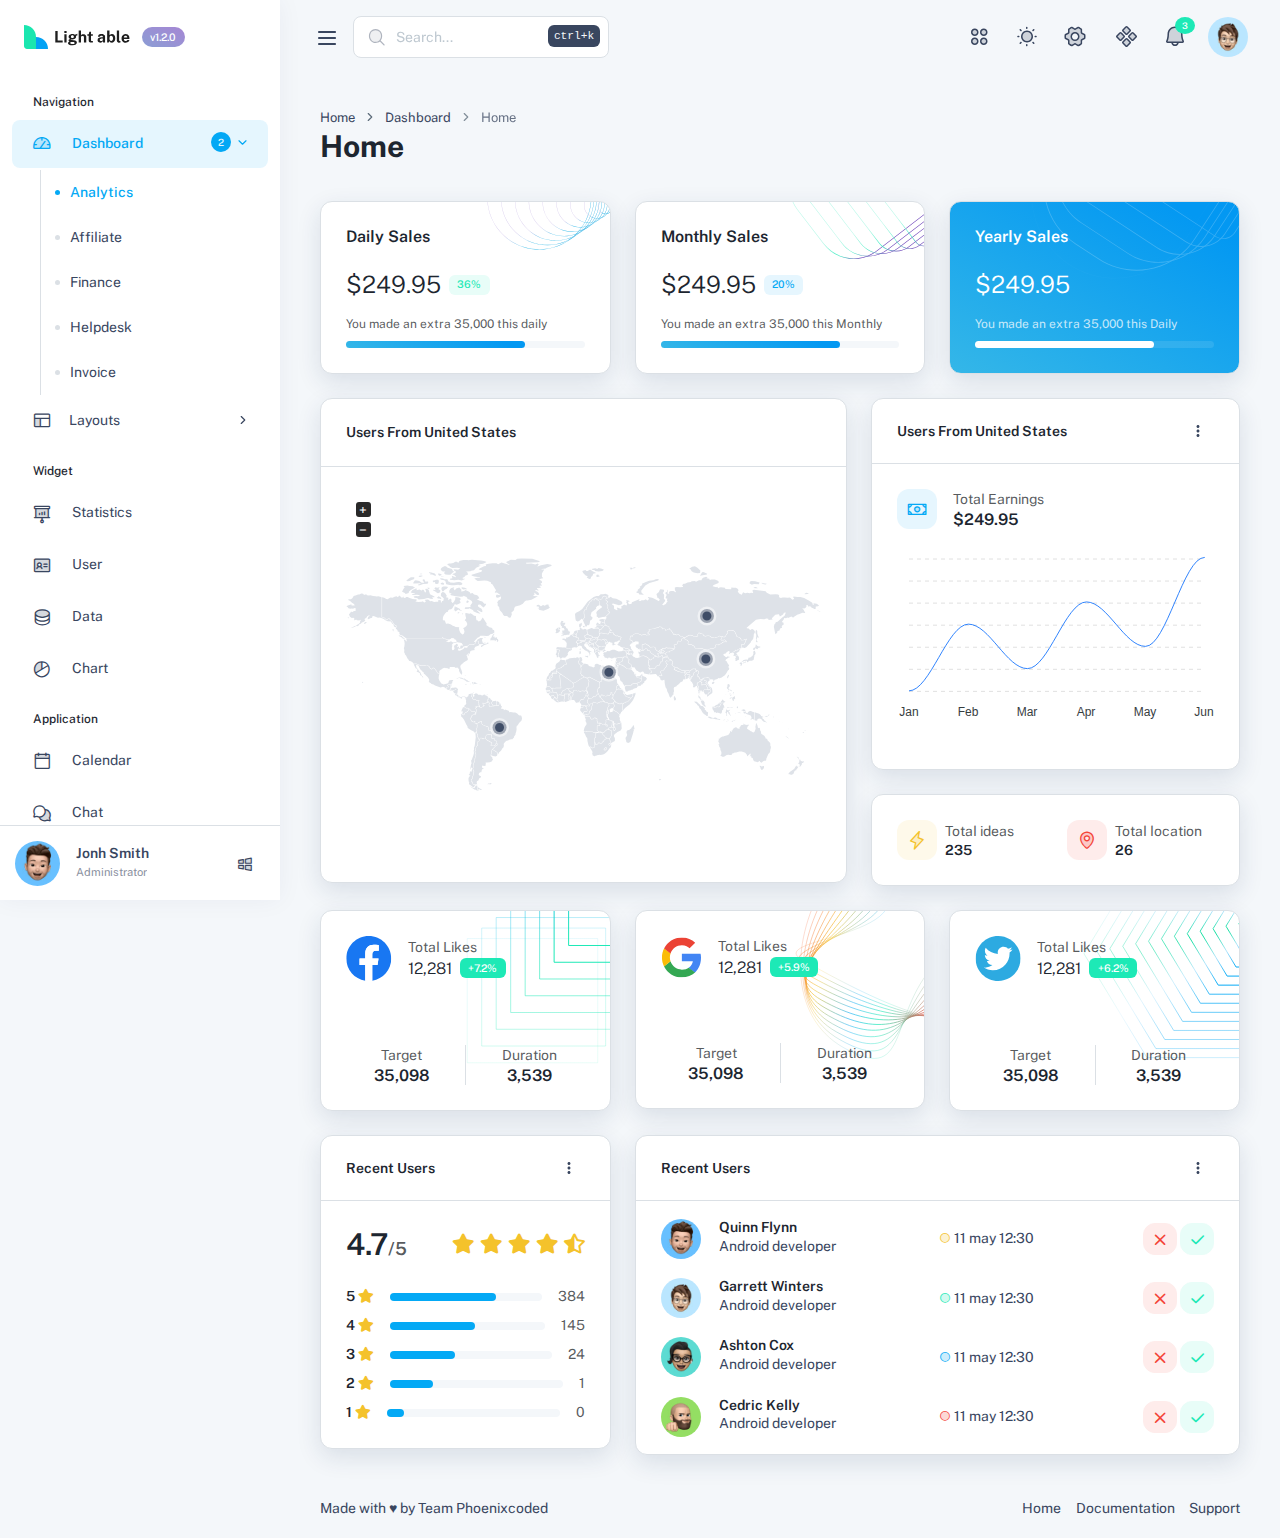
<file: 27.- utilizar el BASE_PATH y HTACCESS para arreglar las rutas relativas a absolutas/.tpm/dashboard/index.html>
<!doctype html>
<html lang="en">
  <!-- [Head] start -->

  <head>
    <title>Home | Light Able Admin & Dashboard Template</title>
    <!-- [Meta] -->
    <meta charset="utf-8" />
    <meta name="viewport" content="width=device-width, initial-scale=1.0, user-scalable=0, minimal-ui" />
    <meta http-equiv="X-UA-Compatible" content="IE=edge" />
    <meta
      name="description"
      content="Light Able admin and dashboard template offer a variety of UI elements and pages, ensuring your admin panel is both fast and effective."
    />
    <meta name="author" content="phoenixcoded" />

    <!-- [Favicon] icon -->
    <link rel="icon" href="../assets/images/favicon.svg" type="image/x-icon" />

    <!-- map-vector css -->
    <link rel="stylesheet" href="../assets/css/plugins/jsvectormap.min.css" />
    <!-- [Google Font : Public Sans] icon -->
    <link href="https://fonts.googleapis.com/css2?family=Public+Sans:wght@400;500;600;700&amp;display=swap" rel="stylesheet" />
    <!-- [phosphor Icons] https://phosphoricons.com/ -->
    <link rel="stylesheet" href="../assets/fonts/phosphor/duotone/style.css" />
    <!-- [Tabler Icons] https://tablericons.com -->
    <link rel="stylesheet" href="../assets/fonts/tabler-icons.min.css" />
    <!-- [Feather Icons] https://feathericons.com -->
    <link rel="stylesheet" href="../assets/fonts/feather.css" />
    <!-- [Font Awesome Icons] https://fontawesome.com/icons -->
    <link rel="stylesheet" href="../assets/fonts/fontawesome.css" />
    <!-- [Material Icons] https://fonts.google.com/icons -->
    <link rel="stylesheet" href="../assets/fonts/material.css" />
    <!-- [Template CSS Files] -->
    <link rel="stylesheet" href="../assets/css/style.css" id="main-style-link" />
    <link rel="stylesheet" href="../assets/css/style-preset.css" />

  </head>
  <!-- [Head] end -->
  <!-- [Body] Start -->

  <body data-pc-preset="preset-1" data-pc-sidebar-theme="light" data-pc-sidebar-caption="true" data-pc-direction="ltr" data-pc-theme="light">
    <!-- [ Pre-loader ] start -->
<div class="loader-bg">
  <div class="loader-track">
    <div class="loader-fill"></div>
  </div>
</div>
<!-- [ Pre-loader ] End -->
 <!-- [ Sidebar Menu ] start -->
<nav class="pc-sidebar">
  <div class="navbar-wrapper">
    <div class="m-header">
      <a href="index.html" class="b-brand text-primary">
        <!-- ========   Change your logo from here   ============ -->
        <img src="../assets/images/logo-dark.svg" alt="logo image" class="logo-lg" />
        <span class="badge bg-brand-color-2 rounded-pill ms-2 theme-version">v1.2.0</span>
      </a>
    </div>
    <div class="navbar-content">
      <ul class="pc-navbar">
        <li class="pc-item pc-caption">
          <label>Navigation</label>
          <i class="ph-duotone ph-gauge"></i>
        </li>
        <li class="pc-item pc-hasmenu">
          <a href="#!" class="pc-link">
            <span class="pc-micon">
              <i class="ph-duotone ph-gauge"></i>
            </span>
            <span class="pc-mtext">Dashboard</span>
            <span class="pc-arrow"><i data-feather="chevron-right"></i></span>
            <span class="pc-badge">2</span>
          </a>
          <ul class="pc-submenu">
            <li class="pc-item"><a class="pc-link" href="index.html">Analytics</a></li>
            <li class="pc-item"><a class="pc-link" href="affiliate.html">Affiliate</a></li>
            <li class="pc-item"><a class="pc-link" href="finance.html">Finance</a></li>
            <li class="pc-item"><a class="pc-link" href="../admins/helpdesk-dashboard.html">Helpdesk</a></li>
            <li class="pc-item"><a class="pc-link" href="invoice.html">Invoice</a></li>
          </ul>
        </li>
        <li class="pc-item pc-hasmenu">
          <a href="#!" class="pc-link"
            ><span class="pc-micon"> <i class="ph-duotone ph-layout"></i></span><span class="pc-mtext">Layouts</span
            ><span class="pc-arrow"><i data-feather="chevron-right"></i></span
          ></a>
          <ul class="pc-submenu">
            <li class="pc-item"><a class="pc-link" href="../demo/layout-horizontal.html">Horizontal</a></li>
            <li class="pc-item"><a class="pc-link" href="../demo/layout-vertical.html">Vertical</a></li>
            <li class="pc-item"><a class="pc-link" href="../demo/layout-vertical-tab.html">Vertical + Tab</a></li>
            <li class="pc-item"><a class="pc-link" href="../demo/layout-tab.html">Tab</a></li>
            <li class="pc-item"><a class="pc-link" href="../demo/layout-2-column.html">2 Column</a></li>
            <li class="pc-item"><a class="pc-link" href="../demo/layout-big-compact.html">Big Compact</a></li>
            <li class="pc-item"><a class="pc-link" href="../demo/layout-compact.html">Compact</a></li>
            <li class="pc-item"><a class="pc-link" href="../demo/layout-moduler.html">Moduler</a></li>
            <li class="pc-item"><a class="pc-link" href="../demo/layout-creative.html">Creative</a></li>
            <li class="pc-item"><a class="pc-link" href="../demo/layout-detached.html">Detached</a></li>
            <li class="pc-item"><a class="pc-link" href="../demo/layout-advanced.html">Advanced</a></li>
            <li class="pc-item"><a class="pc-link" href="../demo/layout-extended.html">Extended</a></li>
          </ul>
        </li>
        <li class="pc-item pc-caption">
          <label>Widget</label>
          <i class="ph-duotone ph-chart-pie"></i>
        </li>
        <li class="pc-item">
          <a href="../widget/w_statistics.html" class="pc-link">
            <span class="pc-micon">
              <i class="ph-duotone ph-projector-screen-chart"></i>
            </span>
            <span class="pc-mtext">Statistics</span>
          </a>
        </li>
        <li class="pc-item">
          <a href="../widget/w_user.html" class="pc-link">
            <span class="pc-micon">
              <i class="ph-duotone ph-identification-card"></i>
            </span>
            <span class="pc-mtext">User</span>
          </a>
        </li>
        <li class="pc-item">
          <a href="../widget/w_data.html" class="pc-link">
            <span class="pc-micon">
              <i class="ph-duotone ph-database"></i>
            </span>
            <span class="pc-mtext">Data</span>
          </a>
        </li>
        <li class="pc-item">
          <a href="../widget/w_chart.html" class="pc-link">
            <span class="pc-micon">
              <i class="ph-duotone ph-chart-pie"></i>
            </span>
            <span class="pc-mtext">Chart</span></a
          >
        </li>
        <li class="pc-item pc-caption">
          <label>Application</label>
          <i class="ph-duotone ph-buildings"></i>
        </li>
        <li class="pc-item">
          <a href="../application/calendar.html" class="pc-link">
            <span class="pc-micon">
              <i class="ph-duotone ph-calendar-blank"></i>
            </span>
            <span class="pc-mtext">Calendar</span></a
          >
        </li>
        <li class="pc-item">
          <a href="../application/chat.html" class="pc-link">
            <span class="pc-micon">
              <i class="ph-duotone ph-chats-circle"></i>
            </span>
            <span class="pc-mtext">Chat</span></a
          >
        </li>
        <li class="pc-item pc-hasmenu">
          <a href="#!" class="pc-link">
            <span class="pc-micon">
              <i class="ph-duotone ph-image"></i>
            </span>
            <span class="pc-mtext">Gallery</span><span class="pc-arrow"><i data-feather="chevron-right"></i></span
          ></a>
          <ul class="pc-submenu">
            <li class="pc-item"><a class="pc-link" href="../application/gallery-grid.html">Grid</a></li>
            <li class="pc-item"><a class="pc-link" href="../application/gallery-masonry.html">Masonry</a></li>
          </ul>
        </li>
        <li class="pc-item pc-hasmenu">
          <a href="#!" class="pc-link">
            <span class="pc-micon">
              <i class="ph-duotone ph-shopping-cart"></i>
            </span>
            <span class="pc-mtext">E-commerce</span><span class="pc-arrow"><i data-feather="chevron-right"></i></span
          ></a>
          <ul class="pc-submenu">
            <li class="pc-item"><a class="pc-link" href="../application/ecom_product.html">Product</a></li>
            <li class="pc-item"><a class="pc-link" href="../application/ecom_product-details.html">Product details</a></li>
            <li class="pc-item"><a class="pc-link" href="../application/ecom_product-list.html">Product List</a></li>
            <li class="pc-item"><a class="pc-link" href="../application/ecom_product-add.html">Add New Product</a></li>
            <li class="pc-item"><a class="pc-link" href="../application/ecom_checkout.html">Checkout</a></li>
          </ul>
        </li>
        <li class="pc-item pc-hasmenu">
          <a href="#!" class="pc-link"
            ><span class="pc-micon"><i class="ph-duotone ph-lifebuoy"></i></span><span class="pc-mtext">Helpdesk</span
            ><span class="pc-arrow"><i data-feather="chevron-right"></i></span
          ></a>
          <ul class="pc-submenu">
            <li class="pc-item"><a class="pc-link" href="../admins/helpdesk-dashboard.html">Dashboard</a></li>
            <li class="pc-item pc-hasmenu">
              <a class="pc-link" href="#!"
                >Ticket<span class="pc-arrow"><i data-feather="chevron-right"></i></span
              ></a>
              <ul class="pc-submenu">
                <li class="pc-item"><a class="pc-link" href="../admins/helpdesk-create-ticket.html">Create</a></li>
                <li class="pc-item"><a class="pc-link" href="../admins/helpdesk-ticket.html">List</a></li>
                <li class="pc-item"><a class="pc-link" href="../admins/helpdesk-ticket-details.html">Details</a></li>
              </ul>
            </li>
            <li class="pc-item"><a class="pc-link" href="../admins/helpdesk-customer.html">Customer</a></li>
          </ul>
        </li>
        <li class="pc-item pc-hasmenu">
          <a href="#!" class="pc-link">
            <span class="pc-micon">
              <i class="ph-duotone ph-newspaper"></i>
            </span>
            <span class="pc-mtext">Invoice 1</span><span class="pc-arrow"><i data-feather="chevron-right"></i></span
          ></a>
          <ul class="pc-submenu">
            <li class="pc-item"><a class="pc-link" href="../application/invoice-list.html">Invoice List</a></li>
            <li class="pc-item"><a class="pc-link" href="../application/invoice-create.html">Create</a></li>
            <li class="pc-item"><a class="pc-link" href="../application/invoice-view.html">Preview</a></li>
          </ul>
        </li>
        <li class="pc-item pc-hasmenu">
          <a href="#!" class="pc-link"
            ><span class="pc-micon"><i class="ph-duotone ph-newspaper"></i></span><span class="pc-mtext">Invoice 2</span
            ><span class="pc-arrow"><i data-feather="chevron-right"></i></span
          ></a>
          <ul class="pc-submenu">
            <li class="pc-item"><a class="pc-link" href="../admins/invoice-dashboard.html">Dashboard</a></li>
            <li class="pc-item"><a class="pc-link" href="../admins/invoice-create.html">Create</a></li>
            <li class="pc-item"><a class="pc-link" href="../admins/invoice-view.html">Details</a></li>
            <li class="pc-item"><a class="pc-link" href="../admins/invoice-list.html">List</a></li>
            <li class="pc-item"><a class="pc-link" href="../admins/invoice-edit.html">Edit</a></li>
          </ul>
        </li>
        <li class="pc-item">
          <a href="../application/mail.html" class="pc-link">
            <span class="pc-micon">
              <i class="ph-duotone ph-envelope-open"></i>
            </span>
            <span class="pc-mtext">Mail</span></a
          >
        </li>
        <li class="pc-item pc-hasmenu">
          <a href="#!" class="pc-link">
            <span class="pc-micon">
              <i class="ph-duotone ph-identification-badge"></i>
            </span>
            <span class="pc-mtext">Membership</span>
            <span class="pc-arrow"><i data-feather="chevron-right"></i></span>
          </a>
          <ul class="pc-submenu">
            <li class="pc-item"><a class="pc-link" href="../admins/membership-dashboard.html">Dashboard</a></li>
            <li class="pc-item"><a class="pc-link" href="../admins/membership-list.html">List</a></li>
            <li class="pc-item"><a class="pc-link" href="../admins/membership-pricing.html">Pricing</a></li>
            <li class="pc-item"><a class="pc-link" href="../admins/membership-setting.html">Setting</a></li>
          </ul>
        </li>
        <li class="pc-item pc-hasmenu">
          <a href="#!" class="pc-link">
            <span class="pc-micon">
              <i class="ph-duotone ph-books"></i>
            </span>
            <span class="pc-mtext">Online Courses</span>
            <span class="pc-arrow"><i data-feather="chevron-right"></i></span>
          </a>
          <ul class="pc-submenu">
            <li class="pc-item"><a class="pc-link" href="../admins/course-dashboard.html">Dashboard</a></li>
            <li class="pc-item pc-hasmenu">
              <a class="pc-link" href="#!"
                >Teacher<span class="pc-arrow"><i data-feather="chevron-right"></i></span
              ></a>
              <ul class="pc-submenu">
                <li class="pc-item"><a class="pc-link" href="../admins/course-teacher-list.html">List</a></li>
                <li class="pc-item"><a class="pc-link" href="../admins/course-teacher-apply.html">Apply</a></li>
                <li class="pc-item"><a class="pc-link" href="../admins/course-teacher-add.html">Add</a></li>
              </ul>
            </li>
            <li class="pc-item pc-hasmenu">
              <a class="pc-link" href="#!"
                >Student<span class="pc-arrow"><i data-feather="chevron-right"></i></span
              ></a>
              <ul class="pc-submenu">
                <li class="pc-item"><a class="pc-link" href="../admins/course-student-list.html">list</a></li>
                <li class="pc-item"><a class="pc-link" href="../admins/course-student-apply.html">Apply</a></li>
                <li class="pc-item"><a class="pc-link" href="../admins/course-student-add.html">Add</a></li>
              </ul>
            </li>
            <li class="pc-item pc-hasmenu">
              <a class="pc-link" href="#!"
                >Courses<span class="pc-arrow"><i data-feather="chevron-right"></i></span
              ></a>
              <ul class="pc-submenu">
                <li class="pc-item"><a class="pc-link" href="../admins/course-course-view.html">View</a></li>
                <li class="pc-item"><a class="pc-link" href="../admins/course-course-add.html">Add</a></li>
              </ul>
            </li>
            <li class="pc-item"><a class="pc-link" href="../admins/course-pricing.html">Pricing</a></li>
            <li class="pc-item"><a class="pc-link" href="../admins/course-site.html">Site</a></li>
            <li class="pc-item pc-hasmenu">
              <a class="pc-link" href="#!"
                >Setting<span class="pc-arrow"><i data-feather="chevron-right"></i></span
              ></a>
              <ul class="pc-submenu">
                <li class="pc-item"><a class="pc-link" href="../admins/course-setting-payment.html">Payment</a></li>
                <li class="pc-item"><a class="pc-link" href="../admins/course-setting-pricing.html">Pricing</a></li>
                <li class="pc-item"><a class="pc-link" href="../admins/course-setting-notifications.html">Notifications</a></li>
              </ul>
            </li>
          </ul>
        </li>
        <li class="pc-item">
          <a href="../application/plans.html" class="pc-link">
            <span class="pc-micon">
              <i class="ph-duotone ph-currency-circle-dollar"></i>
            </span>
            <span class="pc-mtext">Plans</span></a
          >
        </li>
        <li class="pc-item pc-hasmenu">
          <a href="#!" class="pc-link">
            <span class="pc-micon">
              <i class="ph-duotone ph-user-circle"></i>
            </span>
            <span class="pc-mtext">Users</span><span class="pc-arrow"><i data-feather="chevron-right"></i></span
          ></a>
          <ul class="pc-submenu">
            <li class="pc-item"><a class="pc-link" href="../application/account-profile.html">Account Profile</a></li>
            <li class="pc-item"><a class="pc-link" href="../application/social-media.html">Social media</a></li>
            <li class="pc-item"><a class="pc-link" href="../application/user-card.html">User Card</a></li>
            <li class="pc-item"><a class="pc-link" href="../application/user-list.html">User List</a></li>
            <li class="pc-item"><a class="pc-link" href="../application/team.html">Team</a></li>
          </ul>
        </li>

        <li class="pc-item pc-caption">
          <label>Pages</label>
          <i class="ph-duotone ph-devices"></i>
        </li>
        <li class="pc-item pc-hasmenu">
          <a href="#!" class="pc-link">
            <span class="pc-micon">
              <i class="ph-duotone ph-shield-checkered"></i>
            </span>
            <span class="pc-mtext">Authentication</span><span class="pc-arrow"><i data-feather="chevron-right"></i></span
          ></a>
          <ul class="pc-submenu">
            <li class="pc-item pc-hasmenu">
              <a href="#!" class="pc-link"
                >Authentication 1<span class="pc-arrow"><i data-feather="chevron-right"></i></span
              ></a>
              <ul class="pc-submenu">
                <li class="pc-item"><a class="pc-link" target="_blank" href="../pages/login-v1.html">Login</a></li>
                <li class="pc-item"><a class="pc-link" target="_blank" href="../pages/register-v1.html">Register</a></li>
                <li class="pc-item"><a class="pc-link" target="_blank" href="../pages/forgot-password-v1.html">Forgot Password</a></li>
                <li class="pc-item"><a class="pc-link" target="_blank" href="../pages/reset-password-v1.html">reset password</a> </li>
                <li class="pc-item"><a class="pc-link" target="_blank" href="../pages/code-verification-v1.html">code verification</a></li>
              </ul>
            </li>
            <li class="pc-item pc-hasmenu">
              <a href="#!" class="pc-link"
                >Authentication 2<span class="pc-arrow"><i data-feather="chevron-right"></i></span
              ></a>
              <ul class="pc-submenu">
                <li class="pc-item"><a class="pc-link" target="_blank" href="../pages/login-v2.html">Login</a></li>
                <li class="pc-item"><a class="pc-link" target="_blank" href="../pages/register-v2.html">Register</a></li>
                <li class="pc-item"><a class="pc-link" target="_blank" href="../pages/forgot-password-v2.html">Forgot password</a> </li>
                <li class="pc-item"><a class="pc-link" target="_blank" href="../pages/reset-password-v2.html">reset password</a> </li>
                <li class="pc-item"><a class="pc-link" target="_blank" href="../pages/code-verification-v2.html">code verification</a></li>
              </ul>
            </li>
            <li class="pc-item"><a class="pc-link" href="../pages/login-modal.html">Login Modal</a></li>
          </ul>
        </li>
        <li class="pc-item pc-hasmenu">
          <a href="#!" class="pc-link">
            <span class="pc-micon">
              <i class="ph-duotone ph-wrench"></i>
            </span>
            <span class="pc-mtext">Maintenance</span><span class="pc-arrow"><i data-feather="chevron-right"></i></span>
          </a>
          <ul class="pc-submenu">
            <li class="pc-item"><a class="pc-link" target="_blank" href="../pages/error-404.html">Error 404</a></li>
            <li class="pc-item"><a class="pc-link" target="_blank" href="../pages/connection-lost.html">Connection lost</a></li>
            <li class="pc-item"><a class="pc-link" target="_blank" href="../pages/under-construction.html">Under Construction</a></li>
            <li class="pc-item"><a class="pc-link" target="_blank" href="../pages/coming-soon.html">Coming soon</a></li>
          </ul>
        </li>
        <li class="pc-item"
          ><a href="../pages/contact-us.html" class="pc-link"
            ><span class="pc-micon"> <i class="ph-duotone ph-target"></i> </span><span class="pc-mtext">Contact Us</span></a
          >
        </li>
        <li class="pc-item"
          ><a href="../index.html" class="pc-link" target="_blank"
            ><span class="pc-micon"> <i class="ph-duotone ph-rocket"></i> </span>
            <span class="pc-mtext pc-icon-link">Landing <i class="ti ti-link text-primary f-14"></i></span>
          </a>
        </li>
        <li class="pc-item"
          ><a href="../pages/loading.html" class="pc-link"
            ><span class="pc-micon"> <i class="ph-duotone ph-fan"></i> </span><span class="pc-mtext">Loading</span></a
          >
        </li>
        <li class="pc-item pc-hasmenu">
          <a href="#!" class="pc-link">
            <span class="pc-micon">
              <i class="ph-duotone ph-magnifying-glass"></i>
            </span>
            <span class="pc-mtext">Search</span><span class="pc-arrow"><i data-feather="chevron-right"></i></span
          ></a>
          <ul class="pc-submenu">
            <li class="pc-item"><a class="pc-link" href="../pages/search-page.html">Search Page</a></li>
            <li class="pc-item"><a class="pc-link" href="../pages/contact-search.html">Contact Search</a></li>
          </ul>
        </li>
        <li class="pc-item">
          <a href="../pages/settings.html" class="pc-link">
            <span class="pc-micon">
              <i class="ph-duotone ph-globe"></i>
            </span>
            <span class="pc-mtext">Site Settings</span>
          </a>
        </li>
        <li class="pc-item pc-caption">
          <label>UI Components</label>
          <i class="ph-duotone ph-compass-tool"></i>
        </li>
        <li class="pc-item">
          <a href="../elements/bc_alert.html" class="pc-link" target="_blank"
            ><span class="pc-micon"> <i class="ph-duotone ph-compass-tool"></i></span>
            <span class="pc-mtext pc-icon-link">Components <i class="ti ti-link text-primary f-14"></i></span>
          </a>
        </li>
        <li class="pc-item">
          <a href="../elements/animation.html" class="pc-link">
            <span class="pc-micon"> <i class="ph-duotone ph-flower"></i> </span><span class="pc-mtext">Animation</span></a
          >
        </li>
        <li class="pc-item pc-hasmenu">
          <a href="#!" class="pc-link"
            ><span class="pc-micon"> <i class="ph-duotone ph-flower-lotus"></i></span><span class="pc-mtext">Icons</span
            ><span class="pc-arrow"><i data-feather="chevron-right"></i></span
          ></a>
          <ul class="pc-submenu">
            <li class="pc-item"><a class="pc-link" href="../elements/icon-feather.html">Feather</a></li>
            <li class="pc-item"><a class="pc-link" href="../elements/icon-fontawesome.html">Font Awesome 5</a></li>
            <li class="pc-item"><a class="pc-link" href="../elements/icon-material.html">Material</a></li>
            <li class="pc-item"><a class="pc-link" href="../elements/icon-tabler.html">Tabler</a></li>
            <li class="pc-item"><a class="pc-link" href="../elements/icon-phosphor.html">Phosphor</a></li>
            <li class="pc-item"><a class="pc-link" href="../elements/icon-custom.html">Custom</a></li>
          </ul>
        </li>
        <li class="pc-item pc-caption">
          <label>Forms</label>
          <i class="ph-duotone ph-textbox"></i>
        </li>
        <li class="pc-item pc-hasmenu">
          <a href="#!" class="pc-link">
            <span class="pc-micon">
              <i class="ph-duotone ph-textbox"></i>
            </span>
            <span class="pc-mtext">Forms Elements</span><span class="pc-arrow"><i data-feather="chevron-right"></i></span
          ></a>
          <ul class="pc-submenu">
            <li class="pc-item"><a class="pc-link" href="../forms/form_elements.html">Form Basic</a></li>
            <li class="pc-item"><a class="pc-link" href="../forms/form_floating.html">Form Floating</a></li>
            <li class="pc-item"><a class="pc-link" href="../forms/form2_basic.html">Form Options</a></li>
            <li class="pc-item"><a class="pc-link" href="../forms/form2_input_group.html">Input Groups</a></li>
            <li class="pc-item"><a class="pc-link" href="../forms/form2_checkbox.html">Checkbox</a></li>
            <li class="pc-item"><a class="pc-link" href="../forms/form2_radio.html">Radio</a></li>
            <li class="pc-item"><a class="pc-link" href="../forms/form2_switch.html">Switch</a></li>
            <li class="pc-item"><a class="pc-link" href="../forms/form2_megaoption.html">Mega option</a></li>
          </ul>
        </li>
        <li class="pc-item pc-hasmenu">
          <a href="#!" class="pc-link">
            <span class="pc-micon">
              <i class="ph-duotone ph-plug-charging"></i>
            </span>
            <span class="pc-mtext">Forms Plugins</span><span class="pc-arrow"><i data-feather="chevron-right"></i></span
          ></a>
          <ul class="pc-submenu">
            <li class="pc-item pc-hasmenu">
              <a class="pc-link" href="#"
                >Date<span class="pc-arrow"><i data-feather="chevron-right"></i></span
              ></a>
              <ul class="pc-submenu">
                <li class="pc-item"><a class="pc-link" href="../forms/form2_datepicker.html">Datepicker</a></li>
                <li class="pc-item"><a class="pc-link" href="../forms/form2_daterangepicker.html">Date Range Picker</a> </li>
                <li class="pc-item"><a class="pc-link" href="../forms/form2_timepicker.html">Timepicker</a></li>
              </ul>
            </li>
            <li class="pc-item pc-hasmenu">
              <a class="pc-link" href="#"
                >Select<span class="pc-arrow"><i data-feather="chevron-right"></i></span
              ></a>
              <ul class="pc-submenu">
                <li class="pc-item"><a class="pc-link" href="../forms/form2_choices.html">Choices js</a></li>
              </ul>
            </li>
            <li class="pc-item"><a class="pc-link" href="../forms/form2_rating.html">Rating</a></li>
            <li class="pc-item"><a class="pc-link" href="../forms/form2_recaptcha.html">Google reCaptcha</a></li>
            <li class="pc-item"><a class="pc-link" href="../forms/form2_inputmask.html">Input Masks</a></li>
            <li class="pc-item"><a class="pc-link" href="../forms/form2_clipboard.html">Clipboard</a></li>
            <li class="pc-item"><a class="pc-link" href="../forms/form2_nouislider.html">Nouislider</a></li>
            <li class="pc-item"><a class="pc-link" href="../forms/form2_switchjs.html">Bootstrap Switch</a></li>
            <li class="pc-item"><a class="pc-link" href="../forms/form2_typeahead.html">Typeahead</a></li>
          </ul>
        </li>
        <li class="pc-item pc-hasmenu">
          <a href="#!" class="pc-link">
            <span class="pc-micon">
              <i class="ph-duotone ph-pen-nib"></i>
            </span>
            <span class="pc-mtext">Text Editors</span><span class="pc-arrow"><i data-feather="chevron-right"></i></span
          ></a>
          <ul class="pc-submenu">
            <li class="pc-item"><a class="pc-link" href="../forms/form2_tinymce.html">Tinymce</a></li>
            <li class="pc-item"><a class="pc-link" href="../forms/form2_quill.html">Quill</a></li>
            <li class="pc-item pc-hasmenu">
              <a class="pc-link" href="#"
                >CK editor<span class="pc-arrow"><i data-feather="chevron-right"></i></span
              ></a>
              <ul class="pc-submenu">
                <li class="pc-item"><a class="pc-link" href="../forms/editor-classic.html">classic</a></li>
                <li class="pc-item"><a class="pc-link" href="../forms/editor-document.html">Document</a></li>
                <li class="pc-item"><a class="pc-link" href="../forms/editor-inline.html">Inline</a></li>
                <li class="pc-item"><a class="pc-link" href="../forms/editor-balloon.html">Balloon</a></li>
              </ul>
            </li>
            <li class="pc-item"><a class="pc-link" href="../forms/form2_markdown.html">Markdown</a></li>
          </ul>
        </li>
        <li class="pc-item pc-hasmenu">
          <a href="#!" class="pc-link">
            <span class="pc-micon">
              <i class="ph-duotone ph-windows-logo"></i>
            </span>
            <span class="pc-mtext">Form Layouts</span><span class="pc-arrow"><i data-feather="chevron-right"></i></span
          ></a>
          <ul class="pc-submenu">
            <li class="pc-item"><a class="pc-link" href="../forms/form2_lay-default.html">Layouts</a></li>
            <li class="pc-item"><a class="pc-link" href="../forms/form2_lay-multicolumn.html">Multicolumn</a></li>
            <li class="pc-item"><a class="pc-link" href="../forms/form2_lay-actionbars.html">Actionbars</a></li>
            <li class="pc-item"><a class="pc-link" href="../forms/form2_lay-stickyactionbars.html">Sticky Action bars</a> </li>
          </ul>
        </li>
        <li class="pc-item pc-hasmenu">
          <a href="#!" class="pc-link">
            <span class="pc-micon">
              <i class="ph-duotone ph-cloud-arrow-up"></i>
            </span>
            <span class="pc-mtext">File upload</span><span class="pc-arrow"><i data-feather="chevron-right"></i></span
          ></a>
          <ul class="pc-submenu">
            <li class="pc-item"><a class="pc-link" href="../forms/file-upload.html">Dropzone</a></li>
            <li class="pc-item"><a class="pc-link" href="../forms/form2_flu-uppy.html">Uppy</a></li>
          </ul>
        </li>
        <li class="pc-item">
          <a href="../forms/form2_wizard.html" class="pc-link">
            <span class="pc-micon">
              <i class="ph-duotone ph-tabs"></i>
            </span>
            <span class="pc-mtext">wizard</span></a
          >
        </li>
        <li class="pc-item">
          <a href="../forms/form-validation.html" class="pc-link">
            <span class="pc-micon">
              <i class="ph-duotone ph-password"></i>
            </span>
            <span class="pc-mtext">Form Validation</span></a
          >
        </li>
        <li class="pc-item"
          ><a href="../forms/image_crop.html" class="pc-link">
            <span class="pc-micon">
              <i class="ph-duotone ph-crop"></i>
            </span>
            <span class="pc-mtext">Image cropper</span></a
          ></li
        >
        <li class="pc-item pc-caption">
          <label>table</label>
          <i class="ph-duotone ph-table"></i>
        </li>
        <li class="pc-item pc-hasmenu">
          <a href="#!" class="pc-link">
            <span class="pc-micon">
              <i class="ph-duotone ph-table"></i>
            </span>
            <span class="pc-mtext">Bootstrap Table</span><span class="pc-arrow"><i data-feather="chevron-right"></i></span
          ></a>
          <ul class="pc-submenu">
            <li class="pc-item"><a class="pc-link" href="../table/tbl_bootstrap.html">Basic table</a></li>
            <li class="pc-item"><a class="pc-link" href="../table/tbl_sizing.html">Sizing table</a></li>
            <li class="pc-item"><a class="pc-link" href="../table/tbl_border.html">Border table</a></li>
            <li class="pc-item"><a class="pc-link" href="../table/tbl_styling.html">Styling table</a></li>
          </ul>
        </li>
        <li class="pc-item pc-hasmenu">
          <a href="#!" class="pc-link">
            <span class="pc-micon">
              <i class="ph-duotone ph-grid-nine"></i>
            </span>
            <span class="pc-mtext">Vanilla Table</span><span class="pc-arrow"><i data-feather="chevron-right"></i></span
          ></a>
          <ul class="pc-submenu">
            <li class="pc-item"><a class="pc-link" href="../table/tbl_dt-simple.html">Basic initialization</a></li>
            <li class="pc-item"><a class="pc-link" href="../table/tbl_dt-dynamic-import.html">Dynamic Import</a></li>
            <li class="pc-item"><a class="pc-link" href="../table/tbl_dt-render-column-cells.html">Render Column Cells</a></li>
            <li class="pc-item"><a class="pc-link" href="../table/tbl_dt-column-manipulation.html">Column Manipulation</a></li>
            <li class="pc-item"><a class="pc-link" href="../table/tbl_dt-datetime-sorting.html">Datetime Sorting</a></li>
            <li class="pc-item"><a class="pc-link" href="../table/tbl_dt-methods.html">Methods</a></li>
            <li class="pc-item"><a class="pc-link" href="../table/tbl_dt-add-rows.html">Add Rows</a></li>
            <li class="pc-item"><a class="pc-link" href="../table/tbl_dt-fetch-api.html">Fetch API</a></li>
            <li class="pc-item"><a class="pc-link" href="../table/tbl_dt-filters.html">Filters</a></li>
            <li class="pc-item"><a class="pc-link" href="../table/tbl_dt-export.html">Export</a></li>
          </ul>
        </li>
        <li class="pc-item pc-hasmenu">
          <a href="#!" class="pc-link">
            <span class="pc-micon">
              <i class="ph-duotone ph-text-columns"></i>
            </span>
            <span class="pc-mtext">Data table</span><span class="pc-arrow"><i data-feather="chevron-right"></i></span
          ></a>
          <ul class="pc-submenu">
            <li class="pc-item"><a class="pc-link" href="../table/dt_advance.html">Advance initialization</a></li>
            <li class="pc-item"><a class="pc-link" href="../table/dt_styling.html">Styling</a></li>
            <li class="pc-item"><a class="pc-link" href="../table/dt_api.html">API</a></li>
            <li class="pc-item"><a class="pc-link" href="../table/dt_plugin.html">Plug-in</a></li>
            <li class="pc-item"><a class="pc-link" href="../table/dt_sources.html">Data sources</a></li>
          </ul>
        </li>
        <li class="pc-item pc-hasmenu">
          <a href="#!" class="pc-link">
            <span class="pc-micon">
              <i class="ph-duotone ph-wall"></i>
            </span>
            <span class="pc-mtext">DT extensions</span><span class="pc-arrow"><i data-feather="chevron-right"></i></span
          ></a>
          <ul class="pc-submenu">
            <li class="pc-item"><a class="pc-link" href="../table/dt_ext_autofill.html">Autofill</a></li>
            <li class="pc-item pc-hasmenu">
              <a href="#!" class="pc-link"
                >Button<span class="pc-arrow"><i data-feather="chevron-right"></i></span
              ></a>
              <ul class="pc-submenu">
                <li class="pc-item"><a class="pc-link" href="../table/dt_ext_basic_buttons.html">Basic button</a></li>
                <li class="pc-item"><a class="pc-link" href="../table/dt_ext_export_buttons.html">Data export</a></li>
              </ul>
            </li>
            <li class="pc-item"><a class="pc-link" href="../table/dt_ext_col_reorder.html">Col reorder</a></li>
            <li class="pc-item"><a class="pc-link" href="../table/dt_ext_fixed_columns.html">Fixed columns</a></li>
            <li class="pc-item"><a class="pc-link" href="../table/dt_ext_fixed_header.html">Fixed header</a></li>
            <li class="pc-item"><a class="pc-link" href="../table/dt_ext_key_table.html">Key table</a></li>
            <li class="pc-item"><a class="pc-link" href="../table/dt_ext_responsive.html">Responsive</a></li>
            <li class="pc-item"><a class="pc-link" href="../table/dt_ext_row_reorder.html">Row reorder</a></li>
            <li class="pc-item"><a class="pc-link" href="../table/dt_ext_scroller.html">Scroller</a></li>
            <li class="pc-item"><a class="pc-link" href="../table/dt_ext_select.html">Select table</a></li>
          </ul>
        </li>
        <li class="pc-item pc-caption">
          <label>Charts &amp; Maps</label>
          <i class="ph-duotone ph-chart-pie-slice"></i>
        </li>
        <li class="pc-item pc-hasmenu">
          <a href="#!" class="pc-link">
            <span class="pc-micon">
              <i class="ph-duotone ph-chart-donut"></i>
            </span>
            <span class="pc-mtext">Charts</span><span class="pc-arrow"><i data-feather="chevron-right"></i></span
          ></a>
          <ul class="pc-submenu">
            <li class="pc-item"><a class="pc-link" href="../chart/chart-apex.html">Apex Chart</a></li>
            <li class="pc-item"><a class="pc-link" href="../chart/chart-peity.html">Peity Chart</a></li>
          </ul>
        </li>
        <li class="pc-item pc-hasmenu">
          <a href="#!" class="pc-link">
            <span class="pc-micon">
              <i class="ph-duotone ph-map-trifold"></i>
            </span>
            <span class="pc-mtext">Maps</span><span class="pc-arrow"><i data-feather="chevron-right"></i></span
          ></a>
          <ul class="pc-submenu">
            <li class="pc-item"><a class="pc-link" href="../chart/map-vector.html">Vector Map</a></li>
            <li class="pc-item"><a class="pc-link" href="../chart/map-gmap.html">Gmaps</a></li>
          </ul>
        </li>

        <li class="pc-item pc-caption">
          <label>Other</label>
          <i class="ph-duotone ph-suitcase"></i>
        </li>
        <li class="pc-item pc-hasmenu">
          <a href="#!" class="pc-link"
            ><span class="pc-micon"> <i class="ph-duotone ph-tree-structure"></i> </span><span class="pc-mtext">Menu levels</span
            ><span class="pc-arrow"><i data-feather="chevron-right"></i></span
          ></a>
          <ul class="pc-submenu">
            <li class="pc-item"><a class="pc-link" href="#!">Level 2.1</a></li>
            <li class="pc-item pc-hasmenu">
              <a href="#!" class="pc-link"
                >Level 2.2<span class="pc-arrow"><i data-feather="chevron-right"></i></span
              ></a>
              <ul class="pc-submenu">
                <li class="pc-item"><a class="pc-link" href="#!">Level 3.1</a></li>
                <li class="pc-item"><a class="pc-link" href="#!">Level 3.2</a></li>
                <li class="pc-item pc-hasmenu">
                  <a href="#!" class="pc-link"
                    >Level 3.3<span class="pc-arrow"><i data-feather="chevron-right"></i></span
                  ></a>
                  <ul class="pc-submenu">
                    <li class="pc-item"><a class="pc-link" href="#!">Level 4.1</a></li>
                    <li class="pc-item"><a class="pc-link" href="#!">Level 4.2</a></li>
                  </ul>
                </li>
              </ul>
            </li>
            <li class="pc-item pc-hasmenu">
              <a href="#!" class="pc-link"
                >Level 2.3<span class="pc-arrow"><i data-feather="chevron-right"></i></span
              ></a>
              <ul class="pc-submenu">
                <li class="pc-item"><a class="pc-link" href="#!">Level 3.1</a></li>
                <li class="pc-item"><a class="pc-link" href="#!">Level 3.2</a></li>
                <li class="pc-item pc-hasmenu">
                  <a href="#!" class="pc-link"
                    >Level 3.3<span class="pc-arrow"><i data-feather="chevron-right"></i></span
                  ></a>
                  <ul class="pc-submenu">
                    <li class="pc-item"><a class="pc-link" href="#!">Level 4.1</a></li>
                    <li class="pc-item"><a class="pc-link" href="#!">Level 4.2</a></li>
                  </ul>
                </li>
              </ul>
            </li>
          </ul>
        </li>
        <li class="pc-item"
          ><a href="../other/sample-page.html" class="pc-link">
            <span class="pc-micon">
              <i class="ph-duotone ph-desktop"></i>
            </span>
            <span class="pc-mtext">Sample page</span></a
          ></li
        >

      </ul>
      <div class="card nav-action-card bg-brand-color-4">
        <div class="card-body" style="background-image: url('../assets/images/layout/nav-card-bg.svg')">
          <h5 class="text-dark">Help Center</h5>
          <p class="text-dark text-opacity-75">Please contact us for more questions.</p>
          <a href="https://phoenixcoded.support-hub.io/" class="btn btn-primary" target="_blank">Go to help Center</a>
        </div>
      </div>
    </div>
    <div class="card pc-user-card">
      <div class="card-body">
        <div class="d-flex align-items-center">
          <div class="flex-shrink-0">
            <img src="../assets/images/user/avatar-1.jpg" alt="user-image" class="user-avtar wid-45 rounded-circle" />
          </div>
          <div class="flex-grow-1 ms-3">
            <div class="dropdown">
              <a href="#" class="arrow-none dropdown-toggle" data-bs-toggle="dropdown" aria-expanded="false" data-bs-offset="0,20">
                <div class="d-flex align-items-center">
                  <div class="flex-grow-1 me-2">
                    <h6 class="mb-0">Jonh Smith</h6>
                    <small>Administrator</small>
                  </div>
                  <div class="flex-shrink-0">
                    <div class="btn btn-icon btn-link-secondary avtar">
                      <i class="ph-duotone ph-windows-logo"></i>
                    </div>
                  </div>
                </div>
              </a>
              <div class="dropdown-menu">
                <ul>
                  <li>
                    <a class="pc-user-links">
                      <i class="ph-duotone ph-user"></i>
                      <span>My Account</span>
                    </a>
                  </li>
                  <li>
                    <a class="pc-user-links">
                      <i class="ph-duotone ph-gear"></i>
                      <span>Settings</span>
                    </a>
                  </li>
                  <li>
                    <a class="pc-user-links">
                      <i class="ph-duotone ph-lock-key"></i>
                      <span>Lock Screen</span>
                    </a>
                  </li>
                  <li>
                    <a class="pc-user-links">
                      <i class="ph-duotone ph-power"></i>
                      <span>Logout</span>
                    </a>
                  </li>
                </ul>
              </div>
            </div>
          </div>
        </div>
      </div>
    </div>
  </div>
</nav>
<!-- [ Sidebar Menu ] end -->
 <!-- [ Header Topbar ] start -->
<header class="pc-header">
  <div class="header-wrapper"> <!-- [Mobile Media Block] start -->
<div class="me-auto pc-mob-drp">
  <ul class="list-unstyled">
    <!-- ======= Menu collapse Icon ===== -->
    <li class="pc-h-item pc-sidebar-collapse">
      <a href="#" class="pc-head-link ms-0" id="sidebar-hide">
        <i class="ti ti-menu-2"></i>
      </a>
    </li>
    <li class="pc-h-item pc-sidebar-popup">
      <a href="#" class="pc-head-link ms-0" id="mobile-collapse">
        <i class="ti ti-menu-2"></i>
      </a>
    </li>
    <li class="dropdown pc-h-item d-inline-flex d-md-none">
      <a
        class="pc-head-link dropdown-toggle arrow-none m-0"
        data-bs-toggle="dropdown"
        href="#"
        role="button"
        aria-haspopup="false"
        aria-expanded="false"
      >
        <i class="ph-duotone ph-magnifying-glass"></i>
      </a>
      <div class="dropdown-menu pc-h-dropdown drp-search">
        <form class="px-3">
          <div class="mb-0 d-flex align-items-center">
            <input type="search" class="form-control border-0 shadow-none" placeholder="Search..." />
            <button class="btn btn-light-secondary btn-search">Search</button>
          </div>
        </form>
      </div>
    </li>
    <li class="pc-h-item d-none d-md-inline-flex">
      <form class="form-search">
        <i class="ph-duotone ph-magnifying-glass icon-search"></i>
        <input type="search" class="form-control" placeholder="Search..." />

        <button class="btn btn-search" style="padding: 0"><kbd>ctrl+k</kbd></button>
      </form>
    </li>
  </ul>
</div>
<!-- [Mobile Media Block end] -->
<div class="ms-auto">
  <ul class="list-unstyled">
    <li class="dropdown pc-h-item d-none d-md-inline-flex">
      <a
        class="pc-head-link dropdown-toggle arrow-none me-0"
        data-bs-toggle="dropdown"
        href="#"
        role="button"
        aria-haspopup="false"
        aria-expanded="false"
      >
        <i class="ph-duotone ph-circles-four"></i>
      </a>
      <div class="dropdown-menu dropdown-qta dropdown-menu-end pc-h-dropdown">
        <div class="overflow-hidden">
          <div class="qta-links m-n1">
            <a href="#!" class="dropdown-item">
              <i class="ph-duotone ph-shopping-cart"></i>
              <span>E-commerce</span>
            </a>
            <a href="#!" class="dropdown-item">
              <i class="ph-duotone ph-lifebuoy"></i>
              <span>Helpdesk</span>
            </a>
            <a href="#!" class="dropdown-item">
              <i class="ph-duotone ph-scroll"></i>
              <span>Invoice</span>
            </a>
            <a href="#!" class="dropdown-item">
              <i class="ph-duotone ph-books"></i>
              <span>Online Courses</span>
            </a>
            <a href="#!" class="dropdown-item">
              <i class="ph-duotone ph-envelope-open"></i>
              <span>Mail</span>
            </a>
            <a href="#!" class="dropdown-item">
              <i class="ph-duotone ph-identification-badge"></i>
              <span>Membership</span>
            </a>
            <a href="#!" class="dropdown-item">
              <i class="ph-duotone ph-chats-circle"></i>
              <span>Chat</span>
            </a>
            <a href="#!" class="dropdown-item">
              <i class="ph-duotone ph-currency-circle-dollar"></i>
              <span>Plans</span>
            </a>
            <a href="#!" class="dropdown-item">
              <i class="ph-duotone ph-user-circle"></i>
              <span>Users</span>
            </a>
          </div>
        </div>
      </div>
    </li>
    <li class="dropdown pc-h-item">
      <a
        class="pc-head-link dropdown-toggle arrow-none me-0"
        data-bs-toggle="dropdown"
        href="#"
        role="button"
        aria-haspopup="false"
        aria-expanded="false"
      >
        <i class="ph-duotone ph-sun-dim"></i>
      </a>
      <div class="dropdown-menu dropdown-menu-end pc-h-dropdown">
        <a href="#!" class="dropdown-item" onclick="layout_change('dark')">
          <i class="ph-duotone ph-moon"></i>
          <span>Dark</span>
        </a>
        <a href="#!" class="dropdown-item" onclick="layout_change('light')">
          <i class="ph-duotone ph-sun-dim"></i>
          <span>Light</span>
        </a>
        <a href="#!" class="dropdown-item" onclick="layout_change_default()">
          <i class="ph-duotone ph-cpu"></i>
          <span>Default</span>
        </a>
      </div>
    </li>
    <li class="pc-h-item">
      <a class="pc-head-link pct-c-btn" href="#" data-bs-toggle="offcanvas" data-bs-target="#offcanvas_pc_layout">
        <i class="ph-duotone ph-gear-six"></i>
      </a>
    </li>
    <li class="dropdown pc-h-item">
      <a
        class="pc-head-link dropdown-toggle arrow-none me-0"
        data-bs-toggle="dropdown"
        href="#"
        role="button"
        aria-haspopup="false"
        aria-expanded="false"
      >
        <i class="ph-duotone ph-diamonds-four"></i>
      </a>
      <div class="dropdown-menu dropdown-menu-end pc-h-dropdown">
        <a href="#!" class="dropdown-item">
          <i class="ph-duotone ph-user"></i>
          <span>My Account</span>
        </a>
        <a href="#!" class="dropdown-item">
          <i class="ph-duotone ph-gear"></i>
          <span>Settings</span>
        </a>
        <a href="#!" class="dropdown-item">
          <i class="ph-duotone ph-lifebuoy"></i>
          <span>Support</span>
        </a>
        <a href="#!" class="dropdown-item">
          <i class="ph-duotone ph-lock-key"></i>
          <span>Lock Screen</span>
        </a>
        <a href="#!" class="dropdown-item">
          <i class="ph-duotone ph-power"></i>
          <span>Logout</span>
        </a>
      </div>
    </li>
    <li class="dropdown pc-h-item">
      <a
        class="pc-head-link dropdown-toggle arrow-none me-0"
        data-bs-toggle="dropdown"
        href="#"
        role="button"
        aria-haspopup="false"
        aria-expanded="false"
      >
        <i class="ph-duotone ph-bell"></i>
        <span class="badge bg-success pc-h-badge">3</span>
      </a>
      <div class="dropdown-menu dropdown-notification dropdown-menu-end pc-h-dropdown">
        <div class="dropdown-header d-flex align-items-center justify-content-between">
          <h5 class="m-0">Notifications</h5>
          <ul class="list-inline ms-auto mb-0">
            <li class="list-inline-item">
              <a href="../application/mail.html" class="avtar avtar-s btn-link-hover-primary">
                <i class="ti ti-link f-18"></i>
              </a>
            </li>
          </ul>
        </div>
        <div class="dropdown-body text-wrap header-notification-scroll position-relative" style="max-height: calc(100vh - 235px)">
          <ul class="list-group list-group-flush">
            <li class="list-group-item">
              <p class="text-span">Today</p>
              <div class="d-flex">
                <div class="flex-shrink-0">
                  <img src="../assets/images/user/avatar-2.jpg" alt="user-image" class="user-avtar avtar avtar-s" />
                </div>
                <div class="flex-grow-1 ms-3">
                  <div class="d-flex">
                    <div class="flex-grow-1 me-3 position-relative">
                      <h6 class="mb-0 text-truncate">Keefe Bond added new tags to 💪 Design system</h6>
                    </div>
                    <div class="flex-shrink-0">
                      <span class="text-sm">2 min ago</span>
                    </div>
                  </div>
                  <p class="position-relative mt-1 mb-2"
                    ><br /><span class="text-truncate"
                      >Lorem Ipsum has been the industry's standard dummy text ever since the 1500s.</span
                    ></p
                  >
                  <span class="badge bg-light-primary border border-primary me-1 mt-1">web design</span>
                  <span class="badge bg-light-warning border border-warning me-1 mt-1">Dashobard</span>
                  <span class="badge bg-light-success border border-success me-1 mt-1">Design System</span>
                </div>
              </div>
            </li>
            <li class="list-group-item">
              <div class="d-flex">
                <div class="flex-shrink-0">
                  <div class="avtar avtar-s bg-light-primary">
                    <i class="ph-duotone ph-chats-teardrop f-18"></i>
                  </div>
                </div>
                <div class="flex-grow-1 ms-3">
                  <div class="d-flex">
                    <div class="flex-grow-1 me-3 position-relative">
                      <h6 class="mb-0 text-truncate">Message</h6>
                    </div>
                    <div class="flex-shrink-0">
                      <span class="text-sm">1 hour ago</span>
                    </div>
                  </div>
                  <p class="position-relative mt-1 mb-2"
                    ><br /><span class="text-truncate"
                      >Lorem Ipsum has been the industry's standard dummy text ever since the 1500s.</span
                    ></p
                  >
                </div>
              </div>
            </li>
            <li class="list-group-item">
              <p class="text-span">Yesterday</p>
              <div class="d-flex">
                <div class="flex-shrink-0">
                  <div class="avtar avtar-s bg-light-danger">
                    <i class="ph-duotone ph-user f-18"></i>
                  </div>
                </div>
                <div class="flex-grow-1 ms-3">
                  <div class="d-flex">
                    <div class="flex-grow-1 me-3 position-relative">
                      <h6 class="mb-0 text-truncate">Challenge invitation</h6>
                    </div>
                    <div class="flex-shrink-0">
                      <span class="text-sm">12 hour ago</span>
                    </div>
                  </div>
                  <p class="position-relative mt-1 mb-2"
                    ><br /><span class="text-truncate"><strong> Jonny aber </strong> invites to join the challenge</span></p
                  >
                  <button class="btn btn-sm rounded-pill btn-outline-secondary me-2">Decline</button>
                  <button class="btn btn-sm rounded-pill btn-primary">Accept</button>
                </div>
              </div>
            </li>
            <li class="list-group-item">
              <div class="d-flex">
                <div class="flex-shrink-0">
                  <div class="avtar avtar-s bg-light-info">
                    <i class="ph-duotone ph-notebook f-18"></i>
                  </div>
                </div>
                <div class="flex-grow-1 ms-3">
                  <div class="d-flex">
                    <div class="flex-grow-1 me-3 position-relative">
                      <h6 class="mb-0 text-truncate">Forms</h6>
                    </div>
                    <div class="flex-shrink-0">
                      <span class="text-sm">2 hour ago</span>
                    </div>
                  </div>
                  <p class="position-relative mt-1 mb-2"
                    >Lorem Ipsum is simply dummy text of the printing and typesetting industry. Lorem Ipsum has been the industry's standard
                    dummy text ever since the 1500s.</p
                  >
                </div>
              </div>
            </li>
            <li class="list-group-item">
              <div class="d-flex">
                <div class="flex-shrink-0">
                  <img src="../assets/images/user/avatar-2.jpg" alt="user-image" class="user-avtar avtar avtar-s" />
                </div>
                <div class="flex-grow-1 ms-3">
                  <div class="d-flex">
                    <div class="flex-grow-1 me-3 position-relative">
                      <h6 class="mb-0 text-truncate">Keefe Bond added new tags to 💪 Design system</h6>
                    </div>
                    <div class="flex-shrink-0">
                      <span class="text-sm">2 min ago</span>
                    </div>
                  </div>
                  <p class="position-relative mt-1 mb-2"
                    ><br /><span class="text-truncate"
                      >Lorem Ipsum has been the industry's standard dummy text ever since the 1500s.</span
                    ></p
                  >
                  <button class="btn btn-sm rounded-pill btn-outline-secondary me-2">Decline</button>
                  <button class="btn btn-sm rounded-pill btn-primary">Accept</button>
                </div>
              </div>
            </li>
            <li class="list-group-item">
              <div class="d-flex">
                <div class="flex-shrink-0">
                  <div class="avtar avtar-s bg-light-success">
                    <i class="ph-duotone ph-shield-checkered f-18"></i>
                  </div>
                </div>
                <div class="flex-grow-1 ms-3">
                  <div class="d-flex">
                    <div class="flex-grow-1 me-3 position-relative">
                      <h6 class="mb-0 text-truncate">Security</h6>
                    </div>
                    <div class="flex-shrink-0">
                      <span class="text-sm">5 hour ago</span>
                    </div>
                  </div>
                  <p class="position-relative mt-1 mb-2"
                    >Lorem Ipsum is simply dummy text of the printing and typesetting industry. Lorem Ipsum has been the industry's standard
                    dummy text ever since the 1500s.</p
                  >
                </div>
              </div>
            </li>
          </ul>
        </div>
        <div class="dropdown-footer">
          <div class="row g-3">
            <div class="col-6">
              <div class="d-grid"><button class="btn btn-primary">Archive all</button></div>
            </div>
            <div class="col-6">
              <div class="d-grid"><button class="btn btn-outline-secondary">Mark all as read</button></div>
            </div>
          </div>
        </div>
      </div>
    </li>
    <li class="dropdown pc-h-item header-user-profile">
      <a
        class="pc-head-link dropdown-toggle arrow-none me-0"
        data-bs-toggle="dropdown"
        href="#"
        role="button"
        aria-haspopup="false"
        data-bs-auto-close="outside"
        aria-expanded="false"
      >
        <img src="../assets/images/user/avatar-2.jpg" alt="user-image" class="user-avtar" />
      </a>
      <div class="dropdown-menu dropdown-user-profile dropdown-menu-end pc-h-dropdown">
        <div class="dropdown-header d-flex align-items-center justify-content-between">
          <h5 class="m-0">Profile</h5>
        </div>
        <div class="dropdown-body">
          <div class="profile-notification-scroll position-relative" style="max-height: calc(100vh - 225px)">
            <ul class="list-group list-group-flush w-100">
              <li class="list-group-item">
                <div class="d-flex align-items-center">
                  <div class="flex-shrink-0">
                    <img src="../assets/images/user/avatar-2.jpg" alt="user-image" class="wid-50 rounded-circle" />
                  </div>
                  <div class="flex-grow-1 mx-3">
                    <h5 class="mb-0">Carson Darrin</h5>
                    <a class="link-primary" href="mailto:carson.darrin@company.io">carson.darrin@company.io</a>
                  </div>
                  <span class="badge bg-primary">PRO</span>
                </div>
              </li>
              <li class="list-group-item">
                <a href="#" class="dropdown-item">
                  <span class="d-flex align-items-center">
                    <i class="ph-duotone ph-key"></i>
                    <span>Change password</span>
                  </span>
                </a>
                <a href="#" class="dropdown-item">
                  <span class="d-flex align-items-center">
                    <i class="ph-duotone ph-envelope-simple"></i>
                    <span>Recently mail</span>
                  </span>
                  <div class="user-group">
                    <img src="../assets/images/user/avatar-1.jpg" alt="user-image" class="avtar" />
                    <img src="../assets/images/user/avatar-2.jpg" alt="user-image" class="avtar" />
                    <img src="../assets/images/user/avatar-3.jpg" alt="user-image" class="avtar" />
                  </div>
                </a>
                <a href="#" class="dropdown-item">
                  <span class="d-flex align-items-center">
                    <i class="ph-duotone ph-calendar-blank"></i>
                    <span>Schedule meetings</span>
                  </span>
                </a>
              </li>
              <li class="list-group-item">
                <a href="#" class="dropdown-item">
                  <span class="d-flex align-items-center">
                    <i class="ph-duotone ph-heart"></i>
                    <span>Favorite</span>
                  </span>
                </a>
                <a href="#" class="dropdown-item">
                  <span class="d-flex align-items-center">
                    <i class="ph-duotone ph-arrow-circle-down"></i>
                    <span>Download</span>
                  </span>
                  <span class="avtar avtar-xs rounded-circle bg-danger text-white">10</span>
                </a>
              </li>
              <li class="list-group-item">
                <div class="dropdown-item">
                  <span class="d-flex align-items-center">
                    <i class="ph-duotone ph-globe-hemisphere-west"></i>
                    <span>Languages</span>
                  </span>
                  <span class="flex-shrink-0">
                    <select class="form-select bg-transparent form-select-sm border-0 shadow-none">
                      <option value="1">English</option>
                      <option value="2">Spain</option>
                      <option value="3">Arbic</option>
                    </select>
                  </span>
                </div>
                <a href="#" class="dropdown-item">
                  <span class="d-flex align-items-center">
                    <i class="ph-duotone ph-flag"></i>
                    <span>Country</span>
                  </span>
                </a>
                <div class="dropdown-item">
                  <span class="d-flex align-items-center">
                    <i class="ph-duotone ph-moon"></i>
                    <span>Dark mode</span>
                  </span>
                  <div class="form-check form-switch form-check-reverse m-0">
                    <input class="form-check-input f-18" id="dark-mode" type="checkbox" onclick="dark_mode()" role="switch" />
                  </div>
                </div>
              </li>
              <li class="list-group-item">
                <a href="#" class="dropdown-item">
                  <span class="d-flex align-items-center">
                    <i class="ph-duotone ph-user-circle"></i>
                    <span>Edit profile</span>
                  </span>
                </a>
                <a href="#" class="dropdown-item">
                  <span class="d-flex align-items-center">
                    <i class="ph-duotone ph-star text-warning"></i>
                    <span>Upgrade account</span>
                    <span class="badge bg-light-success border border-success ms-2">NEW</span>
                  </span>
                </a>
                <a href="#" class="dropdown-item">
                  <span class="d-flex align-items-center">
                    <i class="ph-duotone ph-bell"></i>
                    <span>Notifications</span>
                  </span>
                </a>
                <a href="#" class="dropdown-item">
                  <span class="d-flex align-items-center">
                    <i class="ph-duotone ph-gear-six"></i>
                    <span>Settings</span>
                  </span>
                </a>
              </li>
              <li class="list-group-item">
                <a href="#" class="dropdown-item">
                  <span class="d-flex align-items-center">
                    <i class="ph-duotone ph-plus-circle"></i>
                    <span>Add account</span>
                  </span>
                </a>
                <a href="#" class="dropdown-item">
                  <span class="d-flex align-items-center">
                    <i class="ph-duotone ph-power"></i>
                    <span>Logout</span>
                  </span>
                </a>
              </li>
            </ul>
          </div>
        </div>
      </div>
    </li>
  </ul>
</div>
 </div>
</header>
<!-- [ Header ] end -->



    <!-- [ Main Content ] start -->
    <div class="pc-container">
      <div class="pc-content">
        <!-- [ breadcrumb ] start -->
        <div class="page-header">
          <div class="page-block">
            <div class="row align-items-center">
              <div class="col-md-12">
                <ul class="breadcrumb">
                  <li class="breadcrumb-item"><a href="index.html">Home</a></li>
                  <li class="breadcrumb-item"><a href="javascript: void(0)">Dashboard</a></li>
                  <li class="breadcrumb-item" aria-current="page">Home</li>
                </ul>
              </div>
              <div class="col-md-12">
                <div class="page-header-title">
                  <h2 class="mb-0">Home</h2>
                </div>
              </div>
            </div>
          </div>
        </div>
        <!-- [ breadcrumb ] end -->

        <!-- [ Main Content ] start -->
        <div class="row">
          <div class="col-md-4 col-sm-6">
            <div class="card statistics-card-1 overflow-hidden">
              <div class="card-body">
                <img src="../assets/images/widget/img-status-4.svg" alt="img" class="img-fluid img-bg" />
                <h5 class="mb-4">Daily Sales</h5>
                <div class="d-flex align-items-center mt-3">
                  <h3 class="f-w-300 d-flex align-items-center m-b-0">$249.95</h3>
                  <span class="badge bg-light-success ms-2">36%</span>
                </div>
                <p class="text-muted mb-2 text-sm mt-3">You made an extra 35,000 this daily</p>
                <div class="progress" style="height: 7px">
                  <div
                    class="progress-bar bg-brand-color-3"
                    role="progressbar"
                    style="width: 75%"
                    aria-valuenow="75"
                    aria-valuemin="0"
                    aria-valuemax="100"
                  ></div>
                </div>
              </div>
            </div>
          </div>
          <div class="col-md-4 col-sm-6">
            <div class="card statistics-card-1 overflow-hidden">
              <div class="card-body">
                <img src="../assets/images/widget/img-status-5.svg" alt="img" class="img-fluid img-bg" />
                <h5 class="mb-4">Monthly Sales</h5>
                <div class="d-flex align-items-center mt-3">
                  <h3 class="f-w-300 d-flex align-items-center m-b-0">$249.95</h3>
                  <span class="badge bg-light-primary ms-2">20%</span>
                </div>
                <p class="text-muted mb-2 text-sm mt-3">You made an extra 35,000 this Monthly</p>
                <div class="progress" style="height: 7px">
                  <div
                    class="progress-bar bg-brand-color-3"
                    role="progressbar"
                    style="width: 75%"
                    aria-valuenow="75"
                    aria-valuemin="0"
                    aria-valuemax="100"
                  ></div>
                </div>
              </div>
            </div>
          </div>
          <div class="col-md-4 col-sm-12">
            <div class="card statistics-card-1 overflow-hidden bg-brand-color-3">
              <div class="card-body">
                <img src="../assets/images/widget/img-status-6.svg" alt="img" class="img-fluid img-bg" />
                <h5 class="mb-4 text-white">Yearly Sales</h5>
                <div class="d-flex align-items-center mt-3">
                  <h3 class="text-white f-w-300 d-flex align-items-center m-b-0">$249.95</h3>
                </div>
                <p class="text-white text-opacity-75 mb-2 text-sm mt-3">You made an extra 35,000 this Daily</p>
                <div class="progress bg-white bg-opacity-10" style="height: 7px">
                  <div
                    class="progress-bar bg-white"
                    role="progressbar"
                    style="width: 75%"
                    aria-valuenow="75"
                    aria-valuemin="0"
                    aria-valuemax="100"
                  ></div>
                </div>
              </div>
            </div>
          </div>
          <div class="col-md-6 col-xl-7">
            <div class="card">
              <div class="card-header">
                <h5>Users From United States</h5>
              </div>
              <div class="card-body">
                <div id="world-map-markers" class="set-map" style="height: 365px"></div>
              </div>
            </div>
          </div>
          <div class="col-md-6 col-xl-5">
            <div class="card">
              <div class="card-header d-flex align-items-center justify-content-between py-3">
                <h5>Users From United States</h5>
                <div class="dropdown">
                  <a
                    class="avtar avtar-xs btn-link-secondary dropdown-toggle arrow-none"
                    href="#"
                    data-bs-toggle="dropdown"
                    aria-haspopup="true"
                    aria-expanded="false"
                    ><i class="material-icons-two-tone f-18">more_vert</i></a
                  >
                  <div class="dropdown-menu dropdown-menu-end">
                    <a class="dropdown-item" href="#">View</a>
                    <a class="dropdown-item" href="#">Edit</a>
                  </div>
                </div>
              </div>
              <div class="card-body">
                <div class="d-flex align-items-center">
                  <div class="avtar avtar-s bg-light-primary flex-shrink-0">
                    <i class="ph-duotone ph-money f-20"></i>
                  </div>
                  <div class="flex-grow-1 ms-3">
                    <p class="mb-0 text-muted">Total Earnings</p>
                    <h5 class="mb-0">$249.95</h5>
                  </div>
                </div>
                <div id="earnings-users-chart"></div>
              </div>
            </div>
            <div class="card">
              <div class="card-body">
                <div class="row">
                  <div class="col-6">
                    <div class="d-flex align-items-center">
                      <div class="avtar avtar-s bg-light-warning flex-shrink-0">
                        <i class="ph-duotone ph-lightning f-20"></i>
                      </div>
                      <div class="flex-grow-1 ms-2">
                        <p class="mb-0 text-muted">Total ideas</p>
                        <h6 class="mb-0">235</h6>
                      </div>
                    </div>
                  </div>
                  <div class="col-6">
                    <div class="d-flex align-items-center">
                      <div class="avtar avtar-s bg-light-danger flex-shrink-0">
                        <i class="ph-duotone ph-map-pin f-20"></i>
                      </div>
                      <div class="flex-grow-1 ms-2">
                        <p class="mb-0 text-muted">Total location</p>
                        <h6 class="mb-0">26</h6>
                      </div>
                    </div>
                  </div>
                </div>
              </div>
            </div>
          </div>
          <div class="col-md-6 col-xl-4">
            <div class="card statistics-card-1 overflow-hidden">
              <div class="card-body">
                <img src="../assets/images/widget/img-status-7.svg" alt="img" class="img-fluid img-bg" />
                <div class="d-flex align-items-center">
                  <img src="../assets/images/widget/img-facebook.svg" alt="img" class="img-fluid" />
                  <div class="flex-grow-1 ms-3">
                    <p class="mb-0 text-muted">Total Likes</p>
                    <div class="d-inline-flex align-items-center">
                      <h5 class="f-w-300 d-flex align-items-center m-b-0">12,281</h5>
                      <span class="badge bg-success ms-2">+7.2%</span>
                    </div>
                  </div>
                </div>
                <div class="row g-3 mt-5 text-center">
                  <div class="col-6">
                    <p class="mb-0 text-muted">Target</p>
                    <h5 class="mb-0">35,098</h5>
                  </div>
                  <div class="col-6 border-start">
                    <p class="mb-0 text-muted">Duration</p>
                    <h5 class="mb-0">3,539</h5>
                  </div>
                </div>
              </div>
            </div>
          </div>
          <div class="col-md-6 col-xl-4">
            <div class="card statistics-card-1 overflow-hidden">
              <div class="card-body">
                <img src="../assets/images/widget/img-status-8.svg" alt="img" class="img-fluid img-bg" />
                <div class="d-flex align-items-center">
                  <img src="../assets/images/widget/img-google.svg" alt="img" class="img-fluid" />
                  <div class="flex-grow-1 ms-3">
                    <p class="mb-0 text-muted">Total Likes</p>
                    <div class="d-inline-flex align-items-center">
                      <h5 class="f-w-300 d-flex align-items-center m-b-0">12,281</h5>
                      <span class="badge bg-success ms-2">+5.9%</span>
                    </div>
                  </div>
                </div>
                <div class="row g-3 mt-5 text-center">
                  <div class="col-6">
                    <p class="mb-0 text-muted">Target</p>
                    <h5 class="mb-0">35,098</h5>
                  </div>
                  <div class="col-6 border-start">
                    <p class="mb-0 text-muted">Duration</p>
                    <h5 class="mb-0">3,539</h5>
                  </div>
                </div>
              </div>
            </div>
          </div>
          <div class="col-md-12 col-xl-4">
            <div class="card statistics-card-1 overflow-hidden">
              <div class="card-body">
                <img src="../assets/images/widget/img-status-9.svg" alt="img" class="img-fluid img-bg" />
                <div class="d-flex align-items-center">
                  <img src="../assets/images/widget/img-twitter.svg" alt="img" class="img-fluid" />
                  <div class="flex-grow-1 ms-3">
                    <p class="mb-0 text-muted">Total Likes</p>
                    <div class="d-inline-flex align-items-center">
                      <h5 class="f-w-300 d-flex align-items-center m-b-0">12,281</h5>
                      <span class="badge bg-success ms-2">+6.2%</span>
                    </div>
                  </div>
                </div>
                <div class="row g-3 mt-5 text-center">
                  <div class="col-6">
                    <p class="mb-0 text-muted">Target</p>
                    <h5 class="mb-0">35,098</h5>
                  </div>
                  <div class="col-6 border-start">
                    <p class="mb-0 text-muted">Duration</p>
                    <h5 class="mb-0">3,539</h5>
                  </div>
                </div>
              </div>
            </div>
          </div>
          <div class="col-md-6 col-xl-4">
            <div class="card">
              <div class="card-header d-flex align-items-center justify-content-between py-3">
                <h5>Recent Users</h5>
                <div class="dropdown">
                  <a
                    class="avtar avtar-xs btn-link-secondary dropdown-toggle arrow-none"
                    href="#"
                    data-bs-toggle="dropdown"
                    aria-haspopup="true"
                    aria-expanded="false"
                    ><i class="material-icons-two-tone f-18">more_vert</i></a
                  >
                  <div class="dropdown-menu dropdown-menu-end">
                    <a class="dropdown-item" href="#">View</a>
                    <a class="dropdown-item" href="#">Edit</a>
                  </div>
                </div>
              </div>
              <div class="card-body">
                <div class="d-flex align-items-center justify-content-between mb-2">
                  <h2 class="mb-3"
                    ><b>4.7<small class="text-muted f-18">/5</small></b></h2
                  >
                  <div class="star mb-3 f-20">
                    <i class="fas fa-star text-warning"></i>
                    <i class="fas fa-star text-warning"></i>
                    <i class="fas fa-star text-warning"></i>
                    <i class="fas fa-star text-warning"></i>
                    <i class="fas fa-star-half-alt text-warning"></i>
                  </div>
                </div>
                <div class="row align-items-center g-3 mb-2">
                  <div class="col-auto">
                    <h6 class="mb-0">5 <i class="fas fa-star text-warning"></i></h6>
                  </div>
                  <div class="col">
                    <div class="progress" style="height: 8px">
                      <div class="progress-bar bg-primary" style="width: 70%"></div>
                    </div>
                  </div>
                  <div class="col-auto">
                    <p class="mb-0 text-muted">384</p>
                  </div>
                </div>
                <div class="row align-items-center g-3 mb-2">
                  <div class="col-auto">
                    <h6 class="mb-0">4 <i class="fas fa-star text-warning"></i></h6>
                  </div>
                  <div class="col">
                    <div class="progress" style="height: 8px">
                      <div class="progress-bar bg-primary" style="width: 55%"></div>
                    </div>
                  </div>
                  <div class="col-auto">
                    <p class="mb-0 text-muted">145</p>
                  </div>
                </div>
                <div class="row align-items-center g-3 mb-2">
                  <div class="col-auto">
                    <h6 class="mb-0">3 <i class="fas fa-star text-warning"></i></h6>
                  </div>
                  <div class="col">
                    <div class="progress" style="height: 8px">
                      <div class="progress-bar bg-primary" style="width: 40%"></div>
                    </div>
                  </div>
                  <div class="col-auto">
                    <p class="mb-0 text-muted">24</p>
                  </div>
                </div>
                <div class="row align-items-center g-3 mb-2">
                  <div class="col-auto">
                    <h6 class="mb-0">2 <i class="fas fa-star text-warning"></i></h6>
                  </div>
                  <div class="col">
                    <div class="progress" style="height: 8px">
                      <div class="progress-bar bg-primary" style="width: 25%"></div>
                    </div>
                  </div>
                  <div class="col-auto">
                    <p class="mb-0 text-muted">1</p>
                  </div>
                </div>
                <div class="row align-items-center g-3">
                  <div class="col-auto">
                    <h6 class="mb-0">1 <i class="fas fa-star text-warning"></i></h6>
                  </div>
                  <div class="col">
                    <div class="progress" style="height: 8px">
                      <div class="progress-bar bg-primary" style="width: 10%"></div>
                    </div>
                  </div>
                  <div class="col-auto">
                    <p class="mb-0 text-muted">0</p>
                  </div>
                </div>
              </div>
            </div>
          </div>
          <div class="col-md-6 col-xl-8">
            <div class="card table-card">
              <div class="card-header d-flex align-items-center justify-content-between py-3">
                <h5>Recent Users</h5>
                <div class="dropdown">
                  <a
                    class="avtar avtar-xs btn-link-secondary dropdown-toggle arrow-none"
                    href="#"
                    data-bs-toggle="dropdown"
                    aria-haspopup="true"
                    aria-expanded="false"
                    ><i class="material-icons-two-tone f-18">more_vert</i></a
                  >
                  <div class="dropdown-menu dropdown-menu-end">
                    <a class="dropdown-item" href="#">View</a>
                    <a class="dropdown-item" href="#">Edit</a>
                  </div>
                </div>
              </div>
              <div class="card-body py-2 px-0">
                <div class="table-responsive">
                  <table class="table table-hover table-borderless table-sm mb-0">
                    <tbody>
                      <tr>
                        <td>
                          <div class="d-inline-block align-middle">
                            <img
                              src="../assets/images/user/avatar-1.jpg"
                              alt="user image"
                              class="img-radius align-top m-r-15"
                              style="width: 40px"
                            />
                            <div class="d-inline-block">
                              <h6 class="m-b-0">Quinn Flynn</h6>
                              <p class="m-b-0">Android developer</p>
                            </div>
                          </div>
                        </td>
                        <td
                          ><p class="mb-0"><i class="ph-duotone ph-circle text-warning f-12"></i> 11 may 12:30</p></td
                        >
                        <td class="text-end">
                          <button class="btn avtar avtar-xs btn-light-danger"><i class="ti ti-x"></i></button>
                          <button class="btn avtar avtar-xs btn-light-success"><i class="ti ti-check"></i></button>
                        </td>
                      </tr>
                      <tr>
                        <td>
                          <div class="d-inline-block align-middle">
                            <img
                              src="../assets/images/user/avatar-2.jpg"
                              alt="user image"
                              class="img-radius align-top m-r-15"
                              style="width: 40px"
                            />
                            <div class="d-inline-block">
                              <h6 class="m-b-0">Garrett Winters</h6>
                              <p class="m-b-0">Android developer</p>
                            </div>
                          </div>
                        </td>
                        <td
                          ><p class="mb-0"><i class="ph-duotone ph-circle text-success f-12"></i> 11 may 12:30</p></td
                        >
                        <td class="text-end">
                          <button class="btn avtar avtar-xs btn-light-danger"><i class="ti ti-x"></i></button>
                          <button class="btn avtar avtar-xs btn-light-success"><i class="ti ti-check"></i></button>
                        </td>
                      </tr>
                      <tr>
                        <td>
                          <div class="d-inline-block align-middle">
                            <img
                              src="../assets/images/user/avatar-3.jpg"
                              alt="user image"
                              class="img-radius align-top m-r-15"
                              style="width: 40px"
                            />
                            <div class="d-inline-block">
                              <h6 class="m-b-0">Ashton Cox</h6>
                              <p class="m-b-0">Android developer</p>
                            </div>
                          </div>
                        </td>
                        <td
                          ><p class="mb-0"><i class="ph-duotone ph-circle text-primary f-12"></i> 11 may 12:30</p></td
                        >
                        <td class="text-end">
                          <button class="btn avtar avtar-xs btn-light-danger"><i class="ti ti-x"></i></button>
                          <button class="btn avtar avtar-xs btn-light-success"><i class="ti ti-check"></i></button>
                        </td>
                      </tr>
                      <tr>
                        <td>
                          <div class="d-inline-block align-middle">
                            <img
                              src="../assets/images/user/avatar-4.jpg"
                              alt="user image"
                              class="img-radius align-top m-r-15"
                              style="width: 40px"
                            />
                            <div class="d-inline-block">
                              <h6 class="m-b-0">Cedric Kelly</h6>
                              <p class="m-b-0">Android developer</p>
                            </div>
                          </div>
                        </td>
                        <td
                          ><p class="mb-0"><i class="ph-duotone ph-circle text-danger f-12"></i> 11 may 12:30</p></td
                        >
                        <td class="text-end">
                          <button class="btn avtar avtar-xs btn-light-danger"><i class="ti ti-x"></i></button>
                          <button class="btn avtar avtar-xs btn-light-success"><i class="ti ti-check"></i></button>
                        </td>
                      </tr>
                    </tbody>
                  </table>
                </div>
              </div>
            </div>
          </div>
        </div>
        <!-- [ Main Content ] end -->
      </div>
    </div>
    <!-- [ Main Content ] end -->
    <footer class="pc-footer">
      <div class="footer-wrapper container-fluid">
        <div class="row">
          <div class="col-sm-6 my-1">
            <p class="m-0">Made with &#9829; by Team <a href="https://themeforest.net/user/phoenixcoded" target="_blank"> Phoenixcoded</a></p>
          </div>
          <div class="col-sm-6 ms-auto my-1">
            <ul class="list-inline footer-link mb-0 justify-content-sm-end d-flex">
              <li class="list-inline-item"><a href="../index.html">Home</a></li>
              <li class="list-inline-item"><a href="https://pcoded.gitbook.io/light-able/" target="_blank">Documentation</a></li>
              <li class="list-inline-item"><a href="https://phoenixcoded.support-hub.io/" target="_blank">Support</a></li>
            </ul>
          </div>
        </div>
      </div>
    </footer>
 <div class="offcanvas border-0 pct-offcanvas offcanvas-end" tabindex="-1" id="offcanvas_pc_layout">
  <div class="offcanvas-header justify-content-between">
    <h5 class="offcanvas-title">Settings</h5>
    <button type="button" class="btn btn-icon btn-link-danger" data-bs-dismiss="offcanvas" aria-label="Close"
      ><i class="ti ti-x"></i
    ></button>
  </div>
  <div class="pct-body customizer-body">
    <div class="offcanvas-body py-0">
      <ul class="list-group list-group-flush">
        <li class="list-group-item">
          <div class="pc-dark">
            <h6 class="mb-1">Theme Mode</h6>
            <p class="text-muted text-sm">Choose light or dark mode or Auto</p>
            <div class="row theme-color theme-layout">
              <div class="col-4">
                <div class="d-grid">
                  <button class="preset-btn btn active" data-value="true" onclick="layout_change('light');">
                    <span class="btn-label">Light</span>
                    <span class="pc-lay-icon"><span></span><span></span><span></span><span></span></span>
                  </button>
                </div>
              </div>
              <div class="col-4">
                <div class="d-grid">
                  <button class="preset-btn btn" data-value="false" onclick="layout_change('dark');">
                    <span class="btn-label">Dark</span>
                    <span class="pc-lay-icon"><span></span><span></span><span></span><span></span></span>
                  </button>
                </div>
              </div>
              <div class="col-4">
                <div class="d-grid">
                  <button
                    class="preset-btn btn"
                    data-value="default"
                    onclick="layout_change_default();"
                    data-bs-toggle="tooltip"
                    title="Automatically sets the theme based on user's operating system's color scheme."
                  >
                    <span class="btn-label">Default</span>
                    <span class="pc-lay-icon d-flex align-items-center justify-content-center">
                      <i class="ph-duotone ph-cpu"></i>
                    </span>
                  </button>
                </div>
              </div>
            </div>
          </div>
        </li>
        <li class="list-group-item">
          <h6 class="mb-1">Sidebar Theme</h6>
          <p class="text-muted text-sm">Choose Sidebar Theme</p>
          <div class="row theme-color theme-sidebar-color">
            <div class="col-6">
              <div class="d-grid">
                <button class="preset-btn btn" data-value="true" onclick="layout_sidebar_change('dark');">
                  <span class="btn-label">Dark</span>
                  <span class="pc-lay-icon"><span></span><span></span><span></span><span></span></span>
                </button>
              </div>
            </div>
            <div class="col-6">
              <div class="d-grid">
                <button class="preset-btn btn active" data-value="false" onclick="layout_sidebar_change('light');">
                  <span class="btn-label">Light</span>
                  <span class="pc-lay-icon"><span></span><span></span><span></span><span></span></span>
                </button>
              </div>
            </div>
          </div>
        </li>
        <li class="list-group-item">
          <h6 class="mb-1">Accent color</h6>
          <p class="text-muted text-sm">Choose your primary theme color</p>
          <div class="theme-color preset-color">
            <a href="#!" class="active" data-value="preset-1"><i class="ti ti-check"></i></a>
            <a href="#!" data-value="preset-2"><i class="ti ti-check"></i></a>
            <a href="#!" data-value="preset-3"><i class="ti ti-check"></i></a>
            <a href="#!" data-value="preset-4"><i class="ti ti-check"></i></a>
            <a href="#!" data-value="preset-5"><i class="ti ti-check"></i></a>
            <a href="#!" data-value="preset-6"><i class="ti ti-check"></i></a>
            <a href="#!" data-value="preset-7"><i class="ti ti-check"></i></a>
            <a href="#!" data-value="preset-8"><i class="ti ti-check"></i></a>
            <a href="#!" data-value="preset-9"><i class="ti ti-check"></i></a>
            <a href="#!" data-value="preset-10"><i class="ti ti-check"></i></a>
          </div>
        </li>
        <li class="list-group-item">
          <h6 class="mb-1">Sidebar Caption</h6>
          <p class="text-muted text-sm">Sidebar Caption Hide/Show</p>
          <div class="row theme-color theme-nav-caption">
            <div class="col-6">
              <div class="d-grid">
                <button class="preset-btn btn active" data-value="true" onclick="layout_caption_change('true');">
                  <span class="btn-label">Caption Show</span>
                  <span class="pc-lay-icon"
                    ><span></span><span></span><span><span></span><span></span></span><span></span
                  ></span>
                </button>
              </div>
            </div>
            <div class="col-6">
              <div class="d-grid">
                <button class="preset-btn btn" data-value="false" onclick="layout_caption_change('false');">
                  <span class="btn-label">Caption Hide</span>
                  <span class="pc-lay-icon"
                    ><span></span><span></span><span><span></span><span></span></span><span></span
                  ></span>
                </button>
              </div>
            </div>
          </div>
        </li>
        <li class="list-group-item">
          <div class="pc-rtl">
            <h6 class="mb-1">Theme Layout</h6>
            <p class="text-muted text-sm">LTR/RTL</p>
            <div class="row theme-color theme-direction">
              <div class="col-6">
                <div class="d-grid">
                  <button class="preset-btn btn active" data-value="false" onclick="layout_rtl_change('false');">
                    <span class="btn-label">LTR</span>
                    <span class="pc-lay-icon"><span></span><span></span><span></span><span></span></span>
                  </button>
                </div>
              </div>
              <div class="col-6">
                <div class="d-grid">
                  <button class="preset-btn btn" data-value="true" onclick="layout_rtl_change('true');">
                    <span class="btn-label">RTL</span>
                    <span class="pc-lay-icon"><span></span><span></span><span></span><span></span></span>
                  </button>
                </div>
              </div>
            </div>
          </div>
        </li>
        <li class="list-group-item pc-box-width">
          <div class="pc-container-width">
            <h6 class="mb-1">Layout Width</h6>
            <p class="text-muted text-sm">Choose Full or Container Layout</p>
            <div class="row theme-color theme-container">
              <div class="col-6">
                <div class="d-grid">
                  <button class="preset-btn btn active" data-value="false" onclick="change_box_container('false')">
                    <span class="btn-label">Full Width</span>
                    <span class="pc-lay-icon"
                      ><span></span><span></span><span></span><span><span></span></span
                    ></span>
                  </button>
                </div>
              </div>
              <div class="col-6">
                <div class="d-grid">
                  <button class="preset-btn btn" data-value="true" onclick="change_box_container('true')">
                    <span class="btn-label">Fixed Width</span>
                    <span class="pc-lay-icon"
                      ><span></span><span></span><span></span><span><span></span></span
                    ></span>
                  </button>
                </div>
              </div>
            </div>
          </div>
        </li>
        <li class="list-group-item">
          <div class="d-grid">
            <button class="btn btn-light-danger" id="layoutreset">Reset Layout</button>
          </div>
        </li>
      </ul>
    </div>
  </div>
</div>

    <!-- [Page Specific JS] start -->
    <script src="../assets/js/plugins/apexcharts.min.js"></script>
    <script src="../assets/js/plugins/jsvectormap.min.js"></script>
    <script src="../assets/js/plugins/world.js"></script>
    <script src="../assets/js/plugins/world-merc.js"></script>
    <script src="../assets/js/pages/dashboard-default.js"></script>
    <!-- [Page Specific JS] end -->
    <!-- Required Js -->
    <script src="../assets/js/plugins/popper.min.js"></script>
    <script src="../assets/js/plugins/simplebar.min.js"></script>
    <script src="../assets/js/plugins/bootstrap.min.js"></script>
    <script src="../assets/js/fonts/custom-font.js"></script>
    <script src="../assets/js/pcoded.js"></script>
    <script src="../assets/js/plugins/feather.min.js"></script>

       
    <script>
      layout_change('light');
    </script>
       
    <script>
      layout_sidebar_change('light');
    </script>
      
    <script>
      change_box_container('false');
    </script>
     
    <script>
      layout_caption_change('true');
    </script>
       
    <script>
      layout_rtl_change('false');
    </script>
     
    <script>
      preset_change('preset-1');
    </script>
    

  </body>
  <!-- [Body] end -->
</html>
</file>
<file: 4.- Genera un login con estilos a través de less/main.css>
ul li:nth-child(1) {
  background-color: #ff00a2;
  width: 80%;
}
ul li:nth-child(2) {
  background-color: #fff200;
  width: 80%;
}
ul li:nth-child(3) {
  background-color: #04ffff;
  width: 80%;
}
ul li:nth-child(4) {
  background-color: #e36afb;
  width: 80%;
}
ul li:nth-child(5) {
  background-color: #b1ffab;
  width: 80%;
}
.container {
  background: #85def3;
  border-radius: 5px;
  width: 35%;
  height: 100%;
}
</file>
<file: 27.- utilizar el BASE_PATH y HTACCESS para arreglar las rutas relativas a absolutas/.tpm/assets/fonts/phosphor/duotone/style.css>
@font-face {
  font-family: 'Phosphor-Duotone';
  src:
    url('Phosphor-Duotone.woff') format('woff'),
    url('Phosphor-Duotone.ttf') format('truetype'),
    url('Phosphor-Duotone.svg#Phosphor-Duotone') format('svg');
  font-weight: normal;
  font-style: normal;
  font-display: block;
}

.ph-duotone {
  /* use !important to prevent issues with browser extensions that change fonts */
  font-family: 'Phosphor-Duotone' !important;
  speak: never;
  font-style: normal;
  font-weight: normal;
  font-variant: normal;
  text-transform: none;
  line-height: 1;

  /* Better Font Rendering =========== */
  -webkit-font-smoothing: antialiased;
  -moz-osx-font-smoothing: grayscale;
}

.ph-duotone.ph-address-book:before {
  content: '\e900';
  opacity: 0.2;
}
.ph-duotone.ph-address-book:after {
  content: '\e901';
  margin-left: -1em;
}
.ph-duotone.ph-airplane:before {
  content: '\e902';
  opacity: 0.2;
}
.ph-duotone.ph-airplane:after {
  content: '\e903';
  margin-left: -1em;
}
.ph-duotone.ph-airplane-in-flight:before {
  content: '\e904';
  opacity: 0.2;
}
.ph-duotone.ph-airplane-in-flight:after {
  content: '\e905';
  margin-left: -1em;
}
.ph-duotone.ph-airplane-landing:before {
  content: '\e906';
  opacity: 0.2;
}
.ph-duotone.ph-airplane-landing:after {
  content: '\e907';
  margin-left: -1em;
}
.ph-duotone.ph-airplane-takeoff:before {
  content: '\e908';
  opacity: 0.2;
}
.ph-duotone.ph-airplane-takeoff:after {
  content: '\e909';
  margin-left: -1em;
}
.ph-duotone.ph-airplane-tilt:before {
  content: '\e90a';
  opacity: 0.2;
}
.ph-duotone.ph-airplane-tilt:after {
  content: '\e90b';
  margin-left: -1em;
}
.ph-duotone.ph-airplay:before {
  content: '\e90c';
  opacity: 0.2;
}
.ph-duotone.ph-airplay:after {
  content: '\e90d';
  margin-left: -1em;
}
.ph-duotone.ph-air-traffic-control:before {
  content: '\e90e';
  opacity: 0.2;
}
.ph-duotone.ph-air-traffic-control:after {
  content: '\e90f';
  margin-left: -1em;
}
.ph-duotone.ph-alarm:before {
  content: '\e910';
  opacity: 0.2;
}
.ph-duotone.ph-alarm:after {
  content: '\e911';
  margin-left: -1em;
}
.ph-duotone.ph-alien:before {
  content: '\e912';
  opacity: 0.2;
}
.ph-duotone.ph-alien:after {
  content: '\e913';
  margin-left: -1em;
}
.ph-duotone.ph-align-bottom:before {
  content: '\e914';
  opacity: 0.2;
}
.ph-duotone.ph-align-bottom:after {
  content: '\e915';
  margin-left: -1em;
}
.ph-duotone.ph-align-bottom-simple:before {
  content: '\e916';
  opacity: 0.2;
}
.ph-duotone.ph-align-bottom-simple:after {
  content: '\e917';
  margin-left: -1em;
}
.ph-duotone.ph-align-center-horizontal:before {
  content: '\e918';
  opacity: 0.2;
}
.ph-duotone.ph-align-center-horizontal:after {
  content: '\e919';
  margin-left: -1em;
}
.ph-duotone.ph-align-center-horizontal-simple:before {
  content: '\e91a';
  opacity: 0.2;
}
.ph-duotone.ph-align-center-horizontal-simple:after {
  content: '\e91b';
  margin-left: -1em;
}
.ph-duotone.ph-align-center-vertical:before {
  content: '\e91c';
  opacity: 0.2;
}
.ph-duotone.ph-align-center-vertical:after {
  content: '\e91d';
  margin-left: -1em;
}
.ph-duotone.ph-align-center-vertical-simple:before {
  content: '\e91e';
  opacity: 0.2;
}
.ph-duotone.ph-align-center-vertical-simple:after {
  content: '\e91f';
  margin-left: -1em;
}
.ph-duotone.ph-align-left:before {
  content: '\e920';
  opacity: 0.2;
}
.ph-duotone.ph-align-left:after {
  content: '\e921';
  margin-left: -1em;
}
.ph-duotone.ph-align-left-simple:before {
  content: '\e922';
  opacity: 0.2;
}
.ph-duotone.ph-align-left-simple:after {
  content: '\e923';
  margin-left: -1em;
}
.ph-duotone.ph-align-right:before {
  content: '\e924';
  opacity: 0.2;
}
.ph-duotone.ph-align-right:after {
  content: '\e925';
  margin-left: -1em;
}
.ph-duotone.ph-align-right-simple:before {
  content: '\e926';
  opacity: 0.2;
}
.ph-duotone.ph-align-right-simple:after {
  content: '\e927';
  margin-left: -1em;
}
.ph-duotone.ph-align-top:before {
  content: '\e928';
  opacity: 0.2;
}
.ph-duotone.ph-align-top:after {
  content: '\e929';
  margin-left: -1em;
}
.ph-duotone.ph-align-top-simple:before {
  content: '\e92a';
  opacity: 0.2;
}
.ph-duotone.ph-align-top-simple:after {
  content: '\e92b';
  margin-left: -1em;
}
.ph-duotone.ph-amazon-logo:before {
  content: '\e92c';
  opacity: 0.2;
}
.ph-duotone.ph-amazon-logo:after {
  content: '\e92d';
  margin-left: -1em;
}
.ph-duotone.ph-anchor:before {
  content: '\e92e';
  opacity: 0.2;
}
.ph-duotone.ph-anchor:after {
  content: '\e92f';
  margin-left: -1em;
}
.ph-duotone.ph-anchor-simple:before {
  content: '\e930';
  opacity: 0.2;
}
.ph-duotone.ph-anchor-simple:after {
  content: '\e931';
  margin-left: -1em;
}
.ph-duotone.ph-android-logo:before {
  content: '\e932';
  opacity: 0.2;
}
.ph-duotone.ph-android-logo:after {
  content: '\e933';
  margin-left: -1em;
}
.ph-duotone.ph-angular-logo:before {
  content: '\e934';
  opacity: 0.2;
}
.ph-duotone.ph-angular-logo:after {
  content: '\e935';
  margin-left: -1em;
}
.ph-duotone.ph-aperture:before {
  content: '\e936';
  opacity: 0.2;
}
.ph-duotone.ph-aperture:after {
  content: '\e937';
  margin-left: -1em;
}
.ph-duotone.ph-apple-logo:before {
  content: '\e938';
  opacity: 0.2;
}
.ph-duotone.ph-apple-logo:after {
  content: '\e939';
  margin-left: -1em;
}
.ph-duotone.ph-apple-podcasts-logo:before {
  content: '\e93a';
  opacity: 0.2;
}
.ph-duotone.ph-apple-podcasts-logo:after {
  content: '\e93b';
  margin-left: -1em;
}
.ph-duotone.ph-app-store-logo:before {
  content: '\e93c';
  opacity: 0.2;
}
.ph-duotone.ph-app-store-logo:after {
  content: '\e93d';
  margin-left: -1em;
}
.ph-duotone.ph-app-window:before {
  content: '\e93e';
  opacity: 0.2;
}
.ph-duotone.ph-app-window:after {
  content: '\e93f';
  margin-left: -1em;
}
.ph-duotone.ph-archive-box:before {
  content: '\e940';
  opacity: 0.2;
}
.ph-duotone.ph-archive-box:after {
  content: '\e941';
  margin-left: -1em;
}
.ph-duotone.ph-archive:before {
  content: '\e942';
  opacity: 0.2;
}
.ph-duotone.ph-archive:after {
  content: '\e943';
  margin-left: -1em;
}
.ph-duotone.ph-archive-tray:before {
  content: '\e944';
  opacity: 0.2;
}
.ph-duotone.ph-archive-tray:after {
  content: '\e945';
  margin-left: -1em;
}
.ph-duotone.ph-armchair:before {
  content: '\e946';
  opacity: 0.2;
}
.ph-duotone.ph-armchair:after {
  content: '\e947';
  margin-left: -1em;
}
.ph-duotone.ph-arrow-arc-left:before {
  content: '\e948';
  opacity: 0.2;
}
.ph-duotone.ph-arrow-arc-left:after {
  content: '\e949';
  margin-left: -1em;
}
.ph-duotone.ph-arrow-arc-right:before {
  content: '\e94a';
  opacity: 0.2;
}
.ph-duotone.ph-arrow-arc-right:after {
  content: '\e94b';
  margin-left: -1em;
}
.ph-duotone.ph-arrow-bend-double-up-left:before {
  content: '\e94c';
  opacity: 0.2;
}
.ph-duotone.ph-arrow-bend-double-up-left:after {
  content: '\e94d';
  margin-left: -1em;
}
.ph-duotone.ph-arrow-bend-double-up-right:before {
  content: '\e94e';
  opacity: 0.2;
}
.ph-duotone.ph-arrow-bend-double-up-right:after {
  content: '\e94f';
  margin-left: -1em;
}
.ph-duotone.ph-arrow-bend-down-left:before {
  content: '\e950';
  opacity: 0.2;
}
.ph-duotone.ph-arrow-bend-down-left:after {
  content: '\e951';
  margin-left: -1em;
}
.ph-duotone.ph-arrow-bend-down-right:before {
  content: '\e952';
  opacity: 0.2;
}
.ph-duotone.ph-arrow-bend-down-right:after {
  content: '\e953';
  margin-left: -1em;
}
.ph-duotone.ph-arrow-bend-left-down:before {
  content: '\e954';
  opacity: 0.2;
}
.ph-duotone.ph-arrow-bend-left-down:after {
  content: '\e955';
  margin-left: -1em;
}
.ph-duotone.ph-arrow-bend-left-up:before {
  content: '\e956';
  opacity: 0.2;
}
.ph-duotone.ph-arrow-bend-left-up:after {
  content: '\e957';
  margin-left: -1em;
}
.ph-duotone.ph-arrow-bend-right-down:before {
  content: '\e958';
  opacity: 0.2;
}
.ph-duotone.ph-arrow-bend-right-down:after {
  content: '\e959';
  margin-left: -1em;
}
.ph-duotone.ph-arrow-bend-right-up:before {
  content: '\e95a';
  opacity: 0.2;
}
.ph-duotone.ph-arrow-bend-right-up:after {
  content: '\e95b';
  margin-left: -1em;
}
.ph-duotone.ph-arrow-bend-up-left:before {
  content: '\e95c';
  opacity: 0.2;
}
.ph-duotone.ph-arrow-bend-up-left:after {
  content: '\e95d';
  margin-left: -1em;
}
.ph-duotone.ph-arrow-bend-up-right:before {
  content: '\e95e';
  opacity: 0.2;
}
.ph-duotone.ph-arrow-bend-up-right:after {
  content: '\e95f';
  margin-left: -1em;
}
.ph-duotone.ph-arrow-circle-down:before {
  content: '\e960';
  opacity: 0.2;
}
.ph-duotone.ph-arrow-circle-down:after {
  content: '\e961';
  margin-left: -1em;
}
.ph-duotone.ph-arrow-circle-down-left:before {
  content: '\e962';
  opacity: 0.2;
}
.ph-duotone.ph-arrow-circle-down-left:after {
  content: '\e963';
  margin-left: -1em;
}
.ph-duotone.ph-arrow-circle-down-right:before {
  content: '\e964';
  opacity: 0.2;
}
.ph-duotone.ph-arrow-circle-down-right:after {
  content: '\e965';
  margin-left: -1em;
}
.ph-duotone.ph-arrow-circle-left:before {
  content: '\e966';
  opacity: 0.2;
}
.ph-duotone.ph-arrow-circle-left:after {
  content: '\e967';
  margin-left: -1em;
}
.ph-duotone.ph-arrow-circle-right:before {
  content: '\e968';
  opacity: 0.2;
}
.ph-duotone.ph-arrow-circle-right:after {
  content: '\e969';
  margin-left: -1em;
}
.ph-duotone.ph-arrow-circle-up:before {
  content: '\e96a';
  opacity: 0.2;
}
.ph-duotone.ph-arrow-circle-up:after {
  content: '\e96b';
  margin-left: -1em;
}
.ph-duotone.ph-arrow-circle-up-left:before {
  content: '\e96c';
  opacity: 0.2;
}
.ph-duotone.ph-arrow-circle-up-left:after {
  content: '\e96d';
  margin-left: -1em;
}
.ph-duotone.ph-arrow-circle-up-right:before {
  content: '\e96e';
  opacity: 0.2;
}
.ph-duotone.ph-arrow-circle-up-right:after {
  content: '\e96f';
  margin-left: -1em;
}
.ph-duotone.ph-arrow-clockwise:before {
  content: '\e970';
  opacity: 0.2;
}
.ph-duotone.ph-arrow-clockwise:after {
  content: '\e971';
  margin-left: -1em;
}
.ph-duotone.ph-arrow-counter-clockwise:before {
  content: '\e972';
  opacity: 0.2;
}
.ph-duotone.ph-arrow-counter-clockwise:after {
  content: '\e973';
  margin-left: -1em;
}
.ph-duotone.ph-arrow-down:before {
  content: '\e974';
  opacity: 0.2;
}
.ph-duotone.ph-arrow-down:after {
  content: '\e975';
  margin-left: -1em;
}
.ph-duotone.ph-arrow-down-left:before {
  content: '\e976';
  opacity: 0.2;
}
.ph-duotone.ph-arrow-down-left:after {
  content: '\e977';
  margin-left: -1em;
}
.ph-duotone.ph-arrow-down-right:before {
  content: '\e978';
  opacity: 0.2;
}
.ph-duotone.ph-arrow-down-right:after {
  content: '\e979';
  margin-left: -1em;
}
.ph-duotone.ph-arrow-elbow-down-left:before {
  content: '\e97a';
  opacity: 0.2;
}
.ph-duotone.ph-arrow-elbow-down-left:after {
  content: '\e97b';
  margin-left: -1em;
}
.ph-duotone.ph-arrow-elbow-down-right:before {
  content: '\e97c';
  opacity: 0.2;
}
.ph-duotone.ph-arrow-elbow-down-right:after {
  content: '\e97d';
  margin-left: -1em;
}
.ph-duotone.ph-arrow-elbow-left-down:before {
  content: '\e97e';
  opacity: 0.2;
}
.ph-duotone.ph-arrow-elbow-left-down:after {
  content: '\e97f';
  margin-left: -1em;
}
.ph-duotone.ph-arrow-elbow-left:before {
  content: '\e980';
  opacity: 0.2;
}
.ph-duotone.ph-arrow-elbow-left:after {
  content: '\e981';
  margin-left: -1em;
}
.ph-duotone.ph-arrow-elbow-left-up:before {
  content: '\e982';
  opacity: 0.2;
}
.ph-duotone.ph-arrow-elbow-left-up:after {
  content: '\e983';
  margin-left: -1em;
}
.ph-duotone.ph-arrow-elbow-right-down:before {
  content: '\e984';
  opacity: 0.2;
}
.ph-duotone.ph-arrow-elbow-right-down:after {
  content: '\e985';
  margin-left: -1em;
}
.ph-duotone.ph-arrow-elbow-right:before {
  content: '\e986';
  opacity: 0.2;
}
.ph-duotone.ph-arrow-elbow-right:after {
  content: '\e987';
  margin-left: -1em;
}
.ph-duotone.ph-arrow-elbow-right-up:before {
  content: '\e988';
  opacity: 0.2;
}
.ph-duotone.ph-arrow-elbow-right-up:after {
  content: '\e989';
  margin-left: -1em;
}
.ph-duotone.ph-arrow-elbow-up-left:before {
  content: '\e98a';
  opacity: 0.2;
}
.ph-duotone.ph-arrow-elbow-up-left:after {
  content: '\e98b';
  margin-left: -1em;
}
.ph-duotone.ph-arrow-elbow-up-right:before {
  content: '\e98c';
  opacity: 0.2;
}
.ph-duotone.ph-arrow-elbow-up-right:after {
  content: '\e98d';
  margin-left: -1em;
}
.ph-duotone.ph-arrow-fat-down:before {
  content: '\e98e';
  opacity: 0.2;
}
.ph-duotone.ph-arrow-fat-down:after {
  content: '\e98f';
  margin-left: -1em;
}
.ph-duotone.ph-arrow-fat-left:before {
  content: '\e990';
  opacity: 0.2;
}
.ph-duotone.ph-arrow-fat-left:after {
  content: '\e991';
  margin-left: -1em;
}
.ph-duotone.ph-arrow-fat-line-down:before {
  content: '\e992';
  opacity: 0.2;
}
.ph-duotone.ph-arrow-fat-line-down:after {
  content: '\e993';
  margin-left: -1em;
}
.ph-duotone.ph-arrow-fat-line-left:before {
  content: '\e994';
  opacity: 0.2;
}
.ph-duotone.ph-arrow-fat-line-left:after {
  content: '\e995';
  margin-left: -1em;
}
.ph-duotone.ph-arrow-fat-line-right:before {
  content: '\e996';
  opacity: 0.2;
}
.ph-duotone.ph-arrow-fat-line-right:after {
  content: '\e997';
  margin-left: -1em;
}
.ph-duotone.ph-arrow-fat-lines-down:before {
  content: '\e998';
  opacity: 0.2;
}
.ph-duotone.ph-arrow-fat-lines-down:after {
  content: '\e999';
  margin-left: -1em;
}
.ph-duotone.ph-arrow-fat-lines-left:before {
  content: '\e99a';
  opacity: 0.2;
}
.ph-duotone.ph-arrow-fat-lines-left:after {
  content: '\e99b';
  margin-left: -1em;
}
.ph-duotone.ph-arrow-fat-lines-right:before {
  content: '\e99c';
  opacity: 0.2;
}
.ph-duotone.ph-arrow-fat-lines-right:after {
  content: '\e99d';
  margin-left: -1em;
}
.ph-duotone.ph-arrow-fat-lines-up:before {
  content: '\e99e';
  opacity: 0.2;
}
.ph-duotone.ph-arrow-fat-lines-up:after {
  content: '\e99f';
  margin-left: -1em;
}
.ph-duotone.ph-arrow-fat-line-up:before {
  content: '\e9a0';
  opacity: 0.2;
}
.ph-duotone.ph-arrow-fat-line-up:after {
  content: '\e9a1';
  margin-left: -1em;
}
.ph-duotone.ph-arrow-fat-right:before {
  content: '\e9a2';
  opacity: 0.2;
}
.ph-duotone.ph-arrow-fat-right:after {
  content: '\e9a3';
  margin-left: -1em;
}
.ph-duotone.ph-arrow-fat-up:before {
  content: '\e9a4';
  opacity: 0.2;
}
.ph-duotone.ph-arrow-fat-up:after {
  content: '\e9a5';
  margin-left: -1em;
}
.ph-duotone.ph-arrow-left:before {
  content: '\e9a6';
  opacity: 0.2;
}
.ph-duotone.ph-arrow-left:after {
  content: '\e9a7';
  margin-left: -1em;
}
.ph-duotone.ph-arrow-line-down:before {
  content: '\e9a8';
  opacity: 0.2;
}
.ph-duotone.ph-arrow-line-down:after {
  content: '\e9a9';
  margin-left: -1em;
}
.ph-duotone.ph-arrow-line-down-left:before {
  content: '\e9aa';
  opacity: 0.2;
}
.ph-duotone.ph-arrow-line-down-left:after {
  content: '\e9ab';
  margin-left: -1em;
}
.ph-duotone.ph-arrow-line-down-right:before {
  content: '\e9ac';
  opacity: 0.2;
}
.ph-duotone.ph-arrow-line-down-right:after {
  content: '\e9ad';
  margin-left: -1em;
}
.ph-duotone.ph-arrow-line-left:before {
  content: '\e9ae';
  opacity: 0.2;
}
.ph-duotone.ph-arrow-line-left:after {
  content: '\e9af';
  margin-left: -1em;
}
.ph-duotone.ph-arrow-line-right:before {
  content: '\e9b0';
  opacity: 0.2;
}
.ph-duotone.ph-arrow-line-right:after {
  content: '\e9b1';
  margin-left: -1em;
}
.ph-duotone.ph-arrow-line-up:before {
  content: '\e9b2';
  opacity: 0.2;
}
.ph-duotone.ph-arrow-line-up:after {
  content: '\e9b3';
  margin-left: -1em;
}
.ph-duotone.ph-arrow-line-up-left:before {
  content: '\e9b4';
  opacity: 0.2;
}
.ph-duotone.ph-arrow-line-up-left:after {
  content: '\e9b5';
  margin-left: -1em;
}
.ph-duotone.ph-arrow-line-up-right:before {
  content: '\e9b6';
  opacity: 0.2;
}
.ph-duotone.ph-arrow-line-up-right:after {
  content: '\e9b7';
  margin-left: -1em;
}
.ph-duotone.ph-arrow-right:before {
  content: '\e9b8';
  opacity: 0.2;
}
.ph-duotone.ph-arrow-right:after {
  content: '\e9b9';
  margin-left: -1em;
}
.ph-duotone.ph-arrows-clockwise:before {
  content: '\e9ba';
  opacity: 0.2;
}
.ph-duotone.ph-arrows-clockwise:after {
  content: '\e9bb';
  margin-left: -1em;
}
.ph-duotone.ph-arrows-counter-clockwise:before {
  content: '\e9bc';
  opacity: 0.2;
}
.ph-duotone.ph-arrows-counter-clockwise:after {
  content: '\e9bd';
  margin-left: -1em;
}
.ph-duotone.ph-arrows-down-up:before {
  content: '\e9be';
  opacity: 0.2;
}
.ph-duotone.ph-arrows-down-up:after {
  content: '\e9bf';
  margin-left: -1em;
}
.ph-duotone.ph-arrows-horizontal:before {
  content: '\e9c0';
  opacity: 0.2;
}
.ph-duotone.ph-arrows-horizontal:after {
  content: '\e9c1';
  margin-left: -1em;
}
.ph-duotone.ph-arrows-in-cardinal:before {
  content: '\e9c2';
  opacity: 0.2;
}
.ph-duotone.ph-arrows-in-cardinal:after {
  content: '\e9c3';
  margin-left: -1em;
}
.ph-duotone.ph-arrows-in:before {
  content: '\e9c4';
  opacity: 0.2;
}
.ph-duotone.ph-arrows-in:after {
  content: '\e9c5';
  margin-left: -1em;
}
.ph-duotone.ph-arrows-in-line-horizontal:before {
  content: '\e9c6';
  opacity: 0.2;
}
.ph-duotone.ph-arrows-in-line-horizontal:after {
  content: '\e9c7';
  margin-left: -1em;
}
.ph-duotone.ph-arrows-in-line-vertical:before {
  content: '\e9c8';
  opacity: 0.2;
}
.ph-duotone.ph-arrows-in-line-vertical:after {
  content: '\e9c9';
  margin-left: -1em;
}
.ph-duotone.ph-arrows-in-simple:before {
  content: '\e9ca';
  opacity: 0.2;
}
.ph-duotone.ph-arrows-in-simple:after {
  content: '\e9cb';
  margin-left: -1em;
}
.ph-duotone.ph-arrows-left-right:before {
  content: '\e9cc';
  opacity: 0.2;
}
.ph-duotone.ph-arrows-left-right:after {
  content: '\e9cd';
  margin-left: -1em;
}
.ph-duotone.ph-arrows-merge:before {
  content: '\e9ce';
  opacity: 0.2;
}
.ph-duotone.ph-arrows-merge:after {
  content: '\e9cf';
  margin-left: -1em;
}
.ph-duotone.ph-arrows-out-cardinal:before {
  content: '\e9d0';
  opacity: 0.2;
}
.ph-duotone.ph-arrows-out-cardinal:after {
  content: '\e9d1';
  margin-left: -1em;
}
.ph-duotone.ph-arrows-out:before {
  content: '\e9d2';
  opacity: 0.2;
}
.ph-duotone.ph-arrows-out:after {
  content: '\e9d3';
  margin-left: -1em;
}
.ph-duotone.ph-arrows-out-line-horizontal:before {
  content: '\e9d4';
  opacity: 0.2;
}
.ph-duotone.ph-arrows-out-line-horizontal:after {
  content: '\e9d5';
  margin-left: -1em;
}
.ph-duotone.ph-arrows-out-line-vertical:before {
  content: '\e9d6';
  opacity: 0.2;
}
.ph-duotone.ph-arrows-out-line-vertical:after {
  content: '\e9d7';
  margin-left: -1em;
}
.ph-duotone.ph-arrows-out-simple:before {
  content: '\e9d8';
  opacity: 0.2;
}
.ph-duotone.ph-arrows-out-simple:after {
  content: '\e9d9';
  margin-left: -1em;
}
.ph-duotone.ph-arrow-square-down:before {
  content: '\e9da';
  opacity: 0.2;
}
.ph-duotone.ph-arrow-square-down:after {
  content: '\e9db';
  margin-left: -1em;
}
.ph-duotone.ph-arrow-square-down-left:before {
  content: '\e9dc';
  opacity: 0.2;
}
.ph-duotone.ph-arrow-square-down-left:after {
  content: '\e9dd';
  margin-left: -1em;
}
.ph-duotone.ph-arrow-square-down-right:before {
  content: '\e9de';
  opacity: 0.2;
}
.ph-duotone.ph-arrow-square-down-right:after {
  content: '\e9df';
  margin-left: -1em;
}
.ph-duotone.ph-arrow-square-in:before {
  content: '\e9e0';
  opacity: 0.2;
}
.ph-duotone.ph-arrow-square-in:after {
  content: '\e9e1';
  margin-left: -1em;
}
.ph-duotone.ph-arrow-square-left:before {
  content: '\e9e2';
  opacity: 0.2;
}
.ph-duotone.ph-arrow-square-left:after {
  content: '\e9e3';
  margin-left: -1em;
}
.ph-duotone.ph-arrow-square-out:before {
  content: '\e9e4';
  opacity: 0.2;
}
.ph-duotone.ph-arrow-square-out:after {
  content: '\e9e5';
  margin-left: -1em;
}
.ph-duotone.ph-arrow-square-right:before {
  content: '\e9e6';
  opacity: 0.2;
}
.ph-duotone.ph-arrow-square-right:after {
  content: '\e9e7';
  margin-left: -1em;
}
.ph-duotone.ph-arrow-square-up:before {
  content: '\e9e8';
  opacity: 0.2;
}
.ph-duotone.ph-arrow-square-up:after {
  content: '\e9e9';
  margin-left: -1em;
}
.ph-duotone.ph-arrow-square-up-left:before {
  content: '\e9ea';
  opacity: 0.2;
}
.ph-duotone.ph-arrow-square-up-left:after {
  content: '\e9eb';
  margin-left: -1em;
}
.ph-duotone.ph-arrow-square-up-right:before {
  content: '\e9ec';
  opacity: 0.2;
}
.ph-duotone.ph-arrow-square-up-right:after {
  content: '\e9ed';
  margin-left: -1em;
}
.ph-duotone.ph-arrows-split:before {
  content: '\e9ee';
  opacity: 0.2;
}
.ph-duotone.ph-arrows-split:after {
  content: '\e9ef';
  margin-left: -1em;
}
.ph-duotone.ph-arrows-vertical:before {
  content: '\e9f0';
  opacity: 0.2;
}
.ph-duotone.ph-arrows-vertical:after {
  content: '\e9f1';
  margin-left: -1em;
}
.ph-duotone.ph-arrow-u-down-left:before {
  content: '\e9f2';
  opacity: 0.2;
}
.ph-duotone.ph-arrow-u-down-left:after {
  content: '\e9f3';
  margin-left: -1em;
}
.ph-duotone.ph-arrow-u-down-right:before {
  content: '\e9f4';
  opacity: 0.2;
}
.ph-duotone.ph-arrow-u-down-right:after {
  content: '\e9f5';
  margin-left: -1em;
}
.ph-duotone.ph-arrow-u-left-down:before {
  content: '\e9f6';
  opacity: 0.2;
}
.ph-duotone.ph-arrow-u-left-down:after {
  content: '\e9f7';
  margin-left: -1em;
}
.ph-duotone.ph-arrow-u-left-up:before {
  content: '\e9f8';
  opacity: 0.2;
}
.ph-duotone.ph-arrow-u-left-up:after {
  content: '\e9f9';
  margin-left: -1em;
}
.ph-duotone.ph-arrow-up:before {
  content: '\e9fa';
  opacity: 0.2;
}
.ph-duotone.ph-arrow-up:after {
  content: '\e9fb';
  margin-left: -1em;
}
.ph-duotone.ph-arrow-up-left:before {
  content: '\e9fc';
  opacity: 0.2;
}
.ph-duotone.ph-arrow-up-left:after {
  content: '\e9fd';
  margin-left: -1em;
}
.ph-duotone.ph-arrow-up-right:before {
  content: '\e9fe';
  opacity: 0.2;
}
.ph-duotone.ph-arrow-up-right:after {
  content: '\e9ff';
  margin-left: -1em;
}
.ph-duotone.ph-arrow-u-right-down:before {
  content: '\ea00';
  opacity: 0.2;
}
.ph-duotone.ph-arrow-u-right-down:after {
  content: '\ea01';
  margin-left: -1em;
}
.ph-duotone.ph-arrow-u-right-up:before {
  content: '\ea02';
  opacity: 0.2;
}
.ph-duotone.ph-arrow-u-right-up:after {
  content: '\ea03';
  margin-left: -1em;
}
.ph-duotone.ph-arrow-u-up-left:before {
  content: '\ea04';
  opacity: 0.2;
}
.ph-duotone.ph-arrow-u-up-left:after {
  content: '\ea05';
  margin-left: -1em;
}
.ph-duotone.ph-arrow-u-up-right:before {
  content: '\ea06';
  opacity: 0.2;
}
.ph-duotone.ph-arrow-u-up-right:after {
  content: '\ea07';
  margin-left: -1em;
}
.ph-duotone.ph-article:before {
  content: '\ea08';
  opacity: 0.2;
}
.ph-duotone.ph-article:after {
  content: '\ea09';
  margin-left: -1em;
}
.ph-duotone.ph-article-medium:before {
  content: '\ea0a';
  opacity: 0.2;
}
.ph-duotone.ph-article-medium:after {
  content: '\ea0b';
  margin-left: -1em;
}
.ph-duotone.ph-article-ny-times:before {
  content: '\ea0c';
  opacity: 0.2;
}
.ph-duotone.ph-article-ny-times:after {
  content: '\ea0d';
  margin-left: -1em;
}
.ph-duotone.ph-asterisk:before {
  content: '\ea0e';
  opacity: 0.2;
}
.ph-duotone.ph-asterisk:after {
  content: '\ea0f';
  margin-left: -1em;
}
.ph-duotone.ph-asterisk-simple:before {
  content: '\ea10';
  opacity: 0.2;
}
.ph-duotone.ph-asterisk-simple:after {
  content: '\ea11';
  margin-left: -1em;
}
.ph-duotone.ph-at:before {
  content: '\ea12';
  opacity: 0.2;
}
.ph-duotone.ph-at:after {
  content: '\ea13';
  margin-left: -1em;
}
.ph-duotone.ph-atom:before {
  content: '\ea14';
  opacity: 0.2;
}
.ph-duotone.ph-atom:after {
  content: '\ea15';
  margin-left: -1em;
}
.ph-duotone.ph-baby:before {
  content: '\ea16';
  opacity: 0.2;
}
.ph-duotone.ph-baby:after {
  content: '\ea17';
  margin-left: -1em;
}
.ph-duotone.ph-backpack:before {
  content: '\ea18';
  opacity: 0.2;
}
.ph-duotone.ph-backpack:after {
  content: '\ea19';
  margin-left: -1em;
}
.ph-duotone.ph-backspace:before {
  content: '\ea1a';
  opacity: 0.2;
}
.ph-duotone.ph-backspace:after {
  content: '\ea1b';
  margin-left: -1em;
}
.ph-duotone.ph-bag:before {
  content: '\ea1c';
  opacity: 0.2;
}
.ph-duotone.ph-bag:after {
  content: '\ea1d';
  margin-left: -1em;
}
.ph-duotone.ph-bag-simple:before {
  content: '\ea1e';
  opacity: 0.2;
}
.ph-duotone.ph-bag-simple:after {
  content: '\ea1f';
  margin-left: -1em;
}
.ph-duotone.ph-balloon:before {
  content: '\ea20';
  opacity: 0.2;
}
.ph-duotone.ph-balloon:after {
  content: '\ea21';
  margin-left: -1em;
}
.ph-duotone.ph-bandaids:before {
  content: '\ea22';
  opacity: 0.2;
}
.ph-duotone.ph-bandaids:after {
  content: '\ea23';
  margin-left: -1em;
}
.ph-duotone.ph-bank:before {
  content: '\ea24';
  opacity: 0.2;
}
.ph-duotone.ph-bank:after {
  content: '\ea25';
  margin-left: -1em;
}
.ph-duotone.ph-barbell:before {
  content: '\ea26';
  opacity: 0.2;
}
.ph-duotone.ph-barbell:after {
  content: '\ea27';
  margin-left: -1em;
}
.ph-duotone.ph-barcode:before {
  content: '\ea28';
  opacity: 0.2;
}
.ph-duotone.ph-barcode:after {
  content: '\ea29';
  margin-left: -1em;
}
.ph-duotone.ph-barricade:before {
  content: '\ea2a';
  opacity: 0.2;
}
.ph-duotone.ph-barricade:after {
  content: '\ea2b';
  margin-left: -1em;
}
.ph-duotone.ph-baseball-cap:before {
  content: '\ea2c';
  opacity: 0.2;
}
.ph-duotone.ph-baseball-cap:after {
  content: '\ea2d';
  margin-left: -1em;
}
.ph-duotone.ph-baseball:before {
  content: '\ea2e';
  opacity: 0.2;
}
.ph-duotone.ph-baseball:after {
  content: '\ea2f';
  margin-left: -1em;
}
.ph-duotone.ph-basketball:before {
  content: '\ea30';
  opacity: 0.2;
}
.ph-duotone.ph-basketball:after {
  content: '\ea31';
  margin-left: -1em;
}
.ph-duotone.ph-basket:before {
  content: '\ea32';
  opacity: 0.2;
}
.ph-duotone.ph-basket:after {
  content: '\ea33';
  margin-left: -1em;
}
.ph-duotone.ph-bathtub:before {
  content: '\ea34';
  opacity: 0.2;
}
.ph-duotone.ph-bathtub:after {
  content: '\ea35';
  margin-left: -1em;
}
.ph-duotone.ph-battery-charging:before {
  content: '\ea36';
  opacity: 0.2;
}
.ph-duotone.ph-battery-charging:after {
  content: '\ea37';
  margin-left: -1em;
}
.ph-duotone.ph-battery-charging-vertical:before {
  content: '\ea38';
  opacity: 0.2;
}
.ph-duotone.ph-battery-charging-vertical:after {
  content: '\ea39';
  margin-left: -1em;
}
.ph-duotone.ph-battery-empty:before {
  content: '\ea3a';
  opacity: 0.2;
}
.ph-duotone.ph-battery-empty:after {
  content: '\ea3b';
  margin-left: -1em;
}
.ph-duotone.ph-battery-full:before {
  content: '\ea3c';
  opacity: 0.2;
}
.ph-duotone.ph-battery-full:after {
  content: '\ea3d';
  margin-left: -1em;
}
.ph-duotone.ph-battery-high:before {
  content: '\ea3e';
  opacity: 0.2;
}
.ph-duotone.ph-battery-high:after {
  content: '\ea3f';
  margin-left: -1em;
}
.ph-duotone.ph-battery-low:before {
  content: '\ea40';
  opacity: 0.2;
}
.ph-duotone.ph-battery-low:after {
  content: '\ea41';
  margin-left: -1em;
}
.ph-duotone.ph-battery-medium:before {
  content: '\ea42';
  opacity: 0.2;
}
.ph-duotone.ph-battery-medium:after {
  content: '\ea43';
  margin-left: -1em;
}
.ph-duotone.ph-battery-plus:before {
  content: '\ea44';
  opacity: 0.2;
}
.ph-duotone.ph-battery-plus:after {
  content: '\ea45';
  margin-left: -1em;
}
.ph-duotone.ph-battery-plus-vertical:before {
  content: '\ea46';
  opacity: 0.2;
}
.ph-duotone.ph-battery-plus-vertical:after {
  content: '\ea47';
  margin-left: -1em;
}
.ph-duotone.ph-battery-vertical-empty:before {
  content: '\ea48';
  opacity: 0.2;
}
.ph-duotone.ph-battery-vertical-empty:after {
  content: '\ea49';
  margin-left: -1em;
}
.ph-duotone.ph-battery-vertical-full:before {
  content: '\ea4a';
  opacity: 0.2;
}
.ph-duotone.ph-battery-vertical-full:after {
  content: '\ea4b';
  margin-left: -1em;
}
.ph-duotone.ph-battery-vertical-high:before {
  content: '\ea4c';
  opacity: 0.2;
}
.ph-duotone.ph-battery-vertical-high:after {
  content: '\ea4d';
  margin-left: -1em;
}
.ph-duotone.ph-battery-vertical-low:before {
  content: '\ea4e';
  opacity: 0.2;
}
.ph-duotone.ph-battery-vertical-low:after {
  content: '\ea4f';
  margin-left: -1em;
}
.ph-duotone.ph-battery-vertical-medium:before {
  content: '\ea50';
  opacity: 0.2;
}
.ph-duotone.ph-battery-vertical-medium:after {
  content: '\ea51';
  margin-left: -1em;
}
.ph-duotone.ph-battery-warning:before {
  content: '\ea52';
  opacity: 0.2;
}
.ph-duotone.ph-battery-warning:after {
  content: '\ea53';
  margin-left: -1em;
}
.ph-duotone.ph-battery-warning-vertical:before {
  content: '\ea54';
  opacity: 0.2;
}
.ph-duotone.ph-battery-warning-vertical:after {
  content: '\ea55';
  margin-left: -1em;
}
.ph-duotone.ph-bed:before {
  content: '\ea56';
  opacity: 0.2;
}
.ph-duotone.ph-bed:after {
  content: '\ea57';
  margin-left: -1em;
}
.ph-duotone.ph-beer-bottle:before {
  content: '\ea58';
  opacity: 0.2;
}
.ph-duotone.ph-beer-bottle:after {
  content: '\ea59';
  margin-left: -1em;
}
.ph-duotone.ph-beer-stein:before {
  content: '\ea5a';
  opacity: 0.2;
}
.ph-duotone.ph-beer-stein:after {
  content: '\ea5b';
  margin-left: -1em;
}
.ph-duotone.ph-behance-logo:before {
  content: '\ea5c';
  opacity: 0.2;
}
.ph-duotone.ph-behance-logo:after {
  content: '\ea5d';
  margin-left: -1em;
}
.ph-duotone.ph-bell:before {
  content: '\ea5e';
  opacity: 0.2;
}
.ph-duotone.ph-bell:after {
  content: '\ea5f';
  margin-left: -1em;
}
.ph-duotone.ph-bell-ringing:before {
  content: '\ea60';
  opacity: 0.2;
}
.ph-duotone.ph-bell-ringing:after {
  content: '\ea61';
  margin-left: -1em;
}
.ph-duotone.ph-bell-simple:before {
  content: '\ea62';
  opacity: 0.2;
}
.ph-duotone.ph-bell-simple:after {
  content: '\ea63';
  margin-left: -1em;
}
.ph-duotone.ph-bell-simple-ringing:before {
  content: '\ea64';
  opacity: 0.2;
}
.ph-duotone.ph-bell-simple-ringing:after {
  content: '\ea65';
  margin-left: -1em;
}
.ph-duotone.ph-bell-simple-slash:before {
  content: '\ea66';
  opacity: 0.2;
}
.ph-duotone.ph-bell-simple-slash:after {
  content: '\ea67';
  margin-left: -1em;
}
.ph-duotone.ph-bell-simple-z:before {
  content: '\ea68';
  opacity: 0.2;
}
.ph-duotone.ph-bell-simple-z:after {
  content: '\ea69';
  margin-left: -1em;
}
.ph-duotone.ph-bell-slash:before {
  content: '\ea6a';
  opacity: 0.2;
}
.ph-duotone.ph-bell-slash:after {
  content: '\ea6b';
  margin-left: -1em;
}
.ph-duotone.ph-bell-z:before {
  content: '\ea6c';
  opacity: 0.2;
}
.ph-duotone.ph-bell-z:after {
  content: '\ea6d';
  margin-left: -1em;
}
.ph-duotone.ph-bezier-curve:before {
  content: '\ea6e';
  opacity: 0.2;
}
.ph-duotone.ph-bezier-curve:after {
  content: '\ea6f';
  margin-left: -1em;
}
.ph-duotone.ph-bicycle:before {
  content: '\ea70';
  opacity: 0.2;
}
.ph-duotone.ph-bicycle:after {
  content: '\ea71';
  margin-left: -1em;
}
.ph-duotone.ph-binoculars:before {
  content: '\ea72';
  opacity: 0.2;
}
.ph-duotone.ph-binoculars:after {
  content: '\ea73';
  margin-left: -1em;
}
.ph-duotone.ph-bird:before {
  content: '\ea74';
  opacity: 0.2;
}
.ph-duotone.ph-bird:after {
  content: '\ea75';
  margin-left: -1em;
}
.ph-duotone.ph-bluetooth-connected:before {
  content: '\ea76';
  opacity: 0.2;
}
.ph-duotone.ph-bluetooth-connected:after {
  content: '\ea77';
  margin-left: -1em;
}
.ph-duotone.ph-bluetooth:before {
  content: '\ea78';
  opacity: 0.2;
}
.ph-duotone.ph-bluetooth:after {
  content: '\ea79';
  margin-left: -1em;
}
.ph-duotone.ph-bluetooth-slash:before {
  content: '\ea7a';
  opacity: 0.2;
}
.ph-duotone.ph-bluetooth-slash:after {
  content: '\ea7b';
  margin-left: -1em;
}
.ph-duotone.ph-bluetooth-x:before {
  content: '\ea7c';
  opacity: 0.2;
}
.ph-duotone.ph-bluetooth-x:after {
  content: '\ea7d';
  margin-left: -1em;
}
.ph-duotone.ph-boat:before {
  content: '\ea7e';
  opacity: 0.2;
}
.ph-duotone.ph-boat:after {
  content: '\ea7f';
  margin-left: -1em;
}
.ph-duotone.ph-bone:before {
  content: '\ea80';
  opacity: 0.2;
}
.ph-duotone.ph-bone:after {
  content: '\ea81';
  margin-left: -1em;
}
.ph-duotone.ph-book-bookmark:before {
  content: '\ea82';
  opacity: 0.2;
}
.ph-duotone.ph-book-bookmark:after {
  content: '\ea83';
  margin-left: -1em;
}
.ph-duotone.ph-book:before {
  content: '\ea84';
  opacity: 0.2;
}
.ph-duotone.ph-book:after {
  content: '\ea85';
  margin-left: -1em;
}
.ph-duotone.ph-bookmark:before {
  content: '\ea86';
  opacity: 0.2;
}
.ph-duotone.ph-bookmark:after {
  content: '\ea87';
  margin-left: -1em;
}
.ph-duotone.ph-bookmarks:before {
  content: '\ea88';
  opacity: 0.2;
}
.ph-duotone.ph-bookmarks:after {
  content: '\ea89';
  margin-left: -1em;
}
.ph-duotone.ph-bookmark-simple:before {
  content: '\ea8a';
  opacity: 0.2;
}
.ph-duotone.ph-bookmark-simple:after {
  content: '\ea8b';
  margin-left: -1em;
}
.ph-duotone.ph-bookmarks-simple:before {
  content: '\ea8c';
  opacity: 0.2;
}
.ph-duotone.ph-bookmarks-simple:after {
  content: '\ea8d';
  margin-left: -1em;
}
.ph-duotone.ph-book-open:before {
  content: '\ea8e';
  opacity: 0.2;
}
.ph-duotone.ph-book-open:after {
  content: '\ea8f';
  margin-left: -1em;
}
.ph-duotone.ph-book-open-text:before {
  content: '\ea90';
  opacity: 0.2;
}
.ph-duotone.ph-book-open-text:after {
  content: '\ea91';
  margin-left: -1em;
}
.ph-duotone.ph-books:before {
  content: '\ea92';
  opacity: 0.2;
}
.ph-duotone.ph-books:after {
  content: '\ea93';
  margin-left: -1em;
}
.ph-duotone.ph-boot:before {
  content: '\ea94';
  opacity: 0.2;
}
.ph-duotone.ph-boot:after {
  content: '\ea95';
  margin-left: -1em;
}
.ph-duotone.ph-bounding-box:before {
  content: '\ea96';
  opacity: 0.2;
}
.ph-duotone.ph-bounding-box:after {
  content: '\ea97';
  margin-left: -1em;
}
.ph-duotone.ph-bowl-food:before {
  content: '\ea98';
  opacity: 0.2;
}
.ph-duotone.ph-bowl-food:after {
  content: '\ea99';
  margin-left: -1em;
}
.ph-duotone.ph-brackets-angle:before {
  content: '\ea9a';
  opacity: 0.2;
}
.ph-duotone.ph-brackets-angle:after {
  content: '\ea9b';
  margin-left: -1em;
}
.ph-duotone.ph-brackets-curly:before {
  content: '\ea9c';
  opacity: 0.2;
}
.ph-duotone.ph-brackets-curly:after {
  content: '\ea9d';
  margin-left: -1em;
}
.ph-duotone.ph-brackets-round:before {
  content: '\ea9e';
  opacity: 0.2;
}
.ph-duotone.ph-brackets-round:after {
  content: '\ea9f';
  margin-left: -1em;
}
.ph-duotone.ph-brackets-square:before {
  content: '\eaa0';
  opacity: 0.2;
}
.ph-duotone.ph-brackets-square:after {
  content: '\eaa1';
  margin-left: -1em;
}
.ph-duotone.ph-brain:before {
  content: '\eaa2';
  opacity: 0.2;
}
.ph-duotone.ph-brain:after {
  content: '\eaa3';
  margin-left: -1em;
}
.ph-duotone.ph-brandy:before {
  content: '\eaa4';
  opacity: 0.2;
}
.ph-duotone.ph-brandy:after {
  content: '\eaa5';
  margin-left: -1em;
}
.ph-duotone.ph-bridge:before {
  content: '\eaa6';
  opacity: 0.2;
}
.ph-duotone.ph-bridge:after {
  content: '\eaa7';
  margin-left: -1em;
}
.ph-duotone.ph-briefcase:before {
  content: '\eaa8';
  opacity: 0.2;
}
.ph-duotone.ph-briefcase:after {
  content: '\eaa9';
  margin-left: -1em;
}
.ph-duotone.ph-briefcase-metal:before {
  content: '\eaaa';
  opacity: 0.2;
}
.ph-duotone.ph-briefcase-metal:after {
  content: '\eaab';
  margin-left: -1em;
}
.ph-duotone.ph-broadcast:before {
  content: '\eaac';
  opacity: 0.2;
}
.ph-duotone.ph-broadcast:after {
  content: '\eaad';
  margin-left: -1em;
}
.ph-duotone.ph-broom:before {
  content: '\eaae';
  opacity: 0.2;
}
.ph-duotone.ph-broom:after {
  content: '\eaaf';
  margin-left: -1em;
}
.ph-duotone.ph-browser:before {
  content: '\eab0';
  opacity: 0.2;
}
.ph-duotone.ph-browser:after {
  content: '\eab1';
  margin-left: -1em;
}
.ph-duotone.ph-browsers:before {
  content: '\eab2';
  opacity: 0.2;
}
.ph-duotone.ph-browsers:after {
  content: '\eab3';
  margin-left: -1em;
}
.ph-duotone.ph-bug-beetle:before {
  content: '\eab4';
  opacity: 0.2;
}
.ph-duotone.ph-bug-beetle:after {
  content: '\eab5';
  margin-left: -1em;
}
.ph-duotone.ph-bug-droid:before {
  content: '\eab6';
  opacity: 0.2;
}
.ph-duotone.ph-bug-droid:after {
  content: '\eab7';
  margin-left: -1em;
}
.ph-duotone.ph-bug:before {
  content: '\eab8';
  opacity: 0.2;
}
.ph-duotone.ph-bug:after {
  content: '\eab9';
  margin-left: -1em;
}
.ph-duotone.ph-buildings:before {
  content: '\eaba';
  opacity: 0.2;
}
.ph-duotone.ph-buildings:after {
  content: '\eabb';
  margin-left: -1em;
}
.ph-duotone.ph-bus:before {
  content: '\eabc';
  opacity: 0.2;
}
.ph-duotone.ph-bus:after {
  content: '\eabd';
  margin-left: -1em;
}
.ph-duotone.ph-butterfly:before {
  content: '\eabe';
  opacity: 0.2;
}
.ph-duotone.ph-butterfly:after {
  content: '\eabf';
  margin-left: -1em;
}
.ph-duotone.ph-cactus:before {
  content: '\eac0';
  opacity: 0.2;
}
.ph-duotone.ph-cactus:after {
  content: '\eac1';
  margin-left: -1em;
}
.ph-duotone.ph-cake:before {
  content: '\eac2';
  opacity: 0.2;
}
.ph-duotone.ph-cake:after {
  content: '\eac3';
  margin-left: -1em;
}
.ph-duotone.ph-calculator:before {
  content: '\eac4';
  opacity: 0.2;
}
.ph-duotone.ph-calculator:after {
  content: '\eac5';
  margin-left: -1em;
}
.ph-duotone.ph-calendar-blank:before {
  content: '\eac6';
  opacity: 0.2;
}
.ph-duotone.ph-calendar-blank:after {
  content: '\eac7';
  margin-left: -1em;
}
.ph-duotone.ph-calendar-check:before {
  content: '\eac8';
  opacity: 0.2;
}
.ph-duotone.ph-calendar-check:after {
  content: '\eac9';
  margin-left: -1em;
}
.ph-duotone.ph-calendar:before {
  content: '\eaca';
  opacity: 0.2;
}
.ph-duotone.ph-calendar:after {
  content: '\eacb';
  margin-left: -1em;
}
.ph-duotone.ph-calendar-plus:before {
  content: '\eacc';
  opacity: 0.2;
}
.ph-duotone.ph-calendar-plus:after {
  content: '\eacd';
  margin-left: -1em;
}
.ph-duotone.ph-calendar-x:before {
  content: '\eace';
  opacity: 0.2;
}
.ph-duotone.ph-calendar-x:after {
  content: '\eacf';
  margin-left: -1em;
}
.ph-duotone.ph-call-bell:before {
  content: '\ead0';
  opacity: 0.2;
}
.ph-duotone.ph-call-bell:after {
  content: '\ead1';
  margin-left: -1em;
}
.ph-duotone.ph-camera:before {
  content: '\ead2';
  opacity: 0.2;
}
.ph-duotone.ph-camera:after {
  content: '\ead3';
  margin-left: -1em;
}
.ph-duotone.ph-camera-plus:before {
  content: '\ead4';
  opacity: 0.2;
}
.ph-duotone.ph-camera-plus:after {
  content: '\ead5';
  margin-left: -1em;
}
.ph-duotone.ph-camera-rotate:before {
  content: '\ead6';
  opacity: 0.2;
}
.ph-duotone.ph-camera-rotate:after {
  content: '\ead7';
  margin-left: -1em;
}
.ph-duotone.ph-camera-slash:before {
  content: '\ead8';
  opacity: 0.2;
}
.ph-duotone.ph-camera-slash:after {
  content: '\ead9';
  margin-left: -1em;
}
.ph-duotone.ph-campfire:before {
  content: '\eada';
  opacity: 0.2;
}
.ph-duotone.ph-campfire:after {
  content: '\eadb';
  margin-left: -1em;
}
.ph-duotone.ph-cardholder:before {
  content: '\eadc';
  opacity: 0.2;
}
.ph-duotone.ph-cardholder:after {
  content: '\eadd';
  margin-left: -1em;
}
.ph-duotone.ph-cards:before {
  content: '\eade';
  opacity: 0.2;
}
.ph-duotone.ph-cards:after {
  content: '\eadf';
  margin-left: -1em;
}
.ph-duotone.ph-car:before {
  content: '\eae0';
  opacity: 0.2;
}
.ph-duotone.ph-car:after {
  content: '\eae1';
  margin-left: -1em;
}
.ph-duotone.ph-caret-circle-double-down:before {
  content: '\eae2';
  opacity: 0.2;
}
.ph-duotone.ph-caret-circle-double-down:after {
  content: '\eae3';
  margin-left: -1em;
}
.ph-duotone.ph-caret-circle-double-left:before {
  content: '\eae4';
  opacity: 0.2;
}
.ph-duotone.ph-caret-circle-double-left:after {
  content: '\eae5';
  margin-left: -1em;
}
.ph-duotone.ph-caret-circle-double-right:before {
  content: '\eae6';
  opacity: 0.2;
}
.ph-duotone.ph-caret-circle-double-right:after {
  content: '\eae7';
  margin-left: -1em;
}
.ph-duotone.ph-caret-circle-double-up:before {
  content: '\eae8';
  opacity: 0.2;
}
.ph-duotone.ph-caret-circle-double-up:after {
  content: '\eae9';
  margin-left: -1em;
}
.ph-duotone.ph-caret-circle-down:before {
  content: '\eaea';
  opacity: 0.2;
}
.ph-duotone.ph-caret-circle-down:after {
  content: '\eaeb';
  margin-left: -1em;
}
.ph-duotone.ph-caret-circle-left:before {
  content: '\eaec';
  opacity: 0.2;
}
.ph-duotone.ph-caret-circle-left:after {
  content: '\eaed';
  margin-left: -1em;
}
.ph-duotone.ph-caret-circle-right:before {
  content: '\eaee';
  opacity: 0.2;
}
.ph-duotone.ph-caret-circle-right:after {
  content: '\eaef';
  margin-left: -1em;
}
.ph-duotone.ph-caret-circle-up-down:before {
  content: '\eaf0';
  opacity: 0.2;
}
.ph-duotone.ph-caret-circle-up-down:after {
  content: '\eaf1';
  margin-left: -1em;
}
.ph-duotone.ph-caret-circle-up:before {
  content: '\eaf2';
  opacity: 0.2;
}
.ph-duotone.ph-caret-circle-up:after {
  content: '\eaf3';
  margin-left: -1em;
}
.ph-duotone.ph-caret-double-down:before {
  content: '\eaf4';
  opacity: 0.2;
}
.ph-duotone.ph-caret-double-down:after {
  content: '\eaf5';
  margin-left: -1em;
}
.ph-duotone.ph-caret-double-left:before {
  content: '\eaf6';
  opacity: 0.2;
}
.ph-duotone.ph-caret-double-left:after {
  content: '\eaf7';
  margin-left: -1em;
}
.ph-duotone.ph-caret-double-right:before {
  content: '\eaf8';
  opacity: 0.2;
}
.ph-duotone.ph-caret-double-right:after {
  content: '\eaf9';
  margin-left: -1em;
}
.ph-duotone.ph-caret-double-up:before {
  content: '\eafa';
  opacity: 0.2;
}
.ph-duotone.ph-caret-double-up:after {
  content: '\eafb';
  margin-left: -1em;
}
.ph-duotone.ph-caret-down:before {
  content: '\eafc';
  opacity: 0.2;
}
.ph-duotone.ph-caret-down:after {
  content: '\eafd';
  margin-left: -1em;
}
.ph-duotone.ph-caret-left:before {
  content: '\eafe';
  opacity: 0.2;
}
.ph-duotone.ph-caret-left:after {
  content: '\eaff';
  margin-left: -1em;
}
.ph-duotone.ph-caret-right:before {
  content: '\eb00';
  opacity: 0.2;
}
.ph-duotone.ph-caret-right:after {
  content: '\eb01';
  margin-left: -1em;
}
.ph-duotone.ph-caret-up-down:before {
  content: '\eb02';
  opacity: 0.2;
}
.ph-duotone.ph-caret-up-down:after {
  content: '\eb03';
  margin-left: -1em;
}
.ph-duotone.ph-caret-up:before {
  content: '\eb04';
  opacity: 0.2;
}
.ph-duotone.ph-caret-up:after {
  content: '\eb05';
  margin-left: -1em;
}
.ph-duotone.ph-car-profile:before {
  content: '\eb06';
  opacity: 0.2;
}
.ph-duotone.ph-car-profile:after {
  content: '\eb07';
  margin-left: -1em;
}
.ph-duotone.ph-carrot:before {
  content: '\eb08';
  opacity: 0.2;
}
.ph-duotone.ph-carrot:after {
  content: '\eb09';
  margin-left: -1em;
}
.ph-duotone.ph-car-simple:before {
  content: '\eb0a';
  opacity: 0.2;
}
.ph-duotone.ph-car-simple:after {
  content: '\eb0b';
  margin-left: -1em;
}
.ph-duotone.ph-cassette-tape:before {
  content: '\eb0c';
  opacity: 0.2;
}
.ph-duotone.ph-cassette-tape:after {
  content: '\eb0d';
  margin-left: -1em;
}
.ph-duotone.ph-castle-turret:before {
  content: '\eb0e';
  opacity: 0.2;
}
.ph-duotone.ph-castle-turret:after {
  content: '\eb0f';
  margin-left: -1em;
}
.ph-duotone.ph-cat:before {
  content: '\eb10';
  opacity: 0.2;
}
.ph-duotone.ph-cat:after {
  content: '\eb11';
  margin-left: -1em;
}
.ph-duotone.ph-cell-signal-full:before {
  content: '\eb12';
  opacity: 0.2;
}
.ph-duotone.ph-cell-signal-full:after {
  content: '\eb13';
  margin-left: -1em;
}
.ph-duotone.ph-cell-signal-high:before {
  content: '\eb14';
  opacity: 0.2;
}
.ph-duotone.ph-cell-signal-high:after {
  content: '\eb15';
  margin-left: -1em;
}
.ph-duotone.ph-cell-signal-low:before {
  content: '\eb16';
  opacity: 0.2;
}
.ph-duotone.ph-cell-signal-low:after {
  content: '\eb17';
  margin-left: -1em;
}
.ph-duotone.ph-cell-signal-medium:before {
  content: '\eb18';
  opacity: 0.2;
}
.ph-duotone.ph-cell-signal-medium:after {
  content: '\eb19';
  margin-left: -1em;
}
.ph-duotone.ph-cell-signal-none-duotone:before {
  content: '\eb1a';
}
.ph-duotone.ph-cell-signal-slash:before {
  content: '\eb1b';
  opacity: 0.2;
}
.ph-duotone.ph-cell-signal-slash:after {
  content: '\eb1c';
  margin-left: -1em;
}
.ph-duotone.ph-cell-signal-x:before {
  content: '\eb1d';
  opacity: 0.2;
}
.ph-duotone.ph-cell-signal-x:after {
  content: '\eb1e';
  margin-left: -1em;
}
.ph-duotone.ph-certificate:before {
  content: '\eb1f';
  opacity: 0.2;
}
.ph-duotone.ph-certificate:after {
  content: '\eb20';
  margin-left: -1em;
}
.ph-duotone.ph-chair:before {
  content: '\eb21';
  opacity: 0.2;
}
.ph-duotone.ph-chair:after {
  content: '\eb22';
  margin-left: -1em;
}
.ph-duotone.ph-chalkboard:before {
  content: '\eb23';
  opacity: 0.2;
}
.ph-duotone.ph-chalkboard:after {
  content: '\eb24';
  margin-left: -1em;
}
.ph-duotone.ph-chalkboard-simple:before {
  content: '\eb25';
  opacity: 0.2;
}
.ph-duotone.ph-chalkboard-simple:after {
  content: '\eb26';
  margin-left: -1em;
}
.ph-duotone.ph-chalkboard-teacher:before {
  content: '\eb27';
  opacity: 0.2;
}
.ph-duotone.ph-chalkboard-teacher:after {
  content: '\eb28';
  margin-left: -1em;
}
.ph-duotone.ph-champagne:before {
  content: '\eb29';
  opacity: 0.2;
}
.ph-duotone.ph-champagne:after {
  content: '\eb2a';
  margin-left: -1em;
}
.ph-duotone.ph-charging-station:before {
  content: '\eb2b';
  opacity: 0.2;
}
.ph-duotone.ph-charging-station:after {
  content: '\eb2c';
  margin-left: -1em;
}
.ph-duotone.ph-chart-bar:before {
  content: '\eb2d';
  opacity: 0.2;
}
.ph-duotone.ph-chart-bar:after {
  content: '\eb2e';
  margin-left: -1em;
}
.ph-duotone.ph-chart-bar-horizontal:before {
  content: '\eb2f';
  opacity: 0.2;
}
.ph-duotone.ph-chart-bar-horizontal:after {
  content: '\eb30';
  margin-left: -1em;
}
.ph-duotone.ph-chart-donut:before {
  content: '\eb31';
  opacity: 0.2;
}
.ph-duotone.ph-chart-donut:after {
  content: '\eb32';
  margin-left: -1em;
}
.ph-duotone.ph-chart-line-down:before {
  content: '\eb33';
  opacity: 0.2;
}
.ph-duotone.ph-chart-line-down:after {
  content: '\eb34';
  margin-left: -1em;
}
.ph-duotone.ph-chart-line:before {
  content: '\eb35';
  opacity: 0.2;
}
.ph-duotone.ph-chart-line:after {
  content: '\eb36';
  margin-left: -1em;
}
.ph-duotone.ph-chart-line-up:before {
  content: '\eb37';
  opacity: 0.2;
}
.ph-duotone.ph-chart-line-up:after {
  content: '\eb38';
  margin-left: -1em;
}
.ph-duotone.ph-chart-pie:before {
  content: '\eb39';
  opacity: 0.2;
}
.ph-duotone.ph-chart-pie:after {
  content: '\eb3a';
  margin-left: -1em;
}
.ph-duotone.ph-chart-pie-slice:before {
  content: '\eb3b';
  opacity: 0.2;
}
.ph-duotone.ph-chart-pie-slice:after {
  content: '\eb3c';
  margin-left: -1em;
}
.ph-duotone.ph-chart-polar:before {
  content: '\eb3d';
  opacity: 0.2;
}
.ph-duotone.ph-chart-polar:after {
  content: '\eb3e';
  margin-left: -1em;
}
.ph-duotone.ph-chart-scatter:before {
  content: '\eb3f';
  opacity: 0.2;
}
.ph-duotone.ph-chart-scatter:after {
  content: '\eb40';
  margin-left: -1em;
}
.ph-duotone.ph-chat-centered-dots:before {
  content: '\eb41';
  opacity: 0.2;
}
.ph-duotone.ph-chat-centered-dots:after {
  content: '\eb42';
  margin-left: -1em;
}
.ph-duotone.ph-chat-centered:before {
  content: '\eb43';
  opacity: 0.2;
}
.ph-duotone.ph-chat-centered:after {
  content: '\eb44';
  margin-left: -1em;
}
.ph-duotone.ph-chat-centered-text:before {
  content: '\eb45';
  opacity: 0.2;
}
.ph-duotone.ph-chat-centered-text:after {
  content: '\eb46';
  margin-left: -1em;
}
.ph-duotone.ph-chat-circle-dots:before {
  content: '\eb47';
  opacity: 0.2;
}
.ph-duotone.ph-chat-circle-dots:after {
  content: '\eb48';
  margin-left: -1em;
}
.ph-duotone.ph-chat-circle:before {
  content: '\eb49';
  opacity: 0.2;
}
.ph-duotone.ph-chat-circle:after {
  content: '\eb4a';
  margin-left: -1em;
}
.ph-duotone.ph-chat-circle-text:before {
  content: '\eb4b';
  opacity: 0.2;
}
.ph-duotone.ph-chat-circle-text:after {
  content: '\eb4c';
  margin-left: -1em;
}
.ph-duotone.ph-chat-dots:before {
  content: '\eb4d';
  opacity: 0.2;
}
.ph-duotone.ph-chat-dots:after {
  content: '\eb4e';
  margin-left: -1em;
}
.ph-duotone.ph-chat:before {
  content: '\eb4f';
  opacity: 0.2;
}
.ph-duotone.ph-chat:after {
  content: '\eb50';
  margin-left: -1em;
}
.ph-duotone.ph-chats-circle:before {
  content: '\eb51';
  opacity: 0.2;
}
.ph-duotone.ph-chats-circle:after {
  content: '\eb52';
  margin-left: -1em;
}
.ph-duotone.ph-chats:before {
  content: '\eb53';
  opacity: 0.2;
}
.ph-duotone.ph-chats:after {
  content: '\eb54';
  margin-left: -1em;
}
.ph-duotone.ph-chats-teardrop:before {
  content: '\eb55';
  opacity: 0.2;
}
.ph-duotone.ph-chats-teardrop:after {
  content: '\eb56';
  margin-left: -1em;
}
.ph-duotone.ph-chat-teardrop-dots:before {
  content: '\eb57';
  opacity: 0.2;
}
.ph-duotone.ph-chat-teardrop-dots:after {
  content: '\eb58';
  margin-left: -1em;
}
.ph-duotone.ph-chat-teardrop:before {
  content: '\eb59';
  opacity: 0.2;
}
.ph-duotone.ph-chat-teardrop:after {
  content: '\eb5a';
  margin-left: -1em;
}
.ph-duotone.ph-chat-teardrop-text:before {
  content: '\eb5b';
  opacity: 0.2;
}
.ph-duotone.ph-chat-teardrop-text:after {
  content: '\eb5c';
  margin-left: -1em;
}
.ph-duotone.ph-chat-text:before {
  content: '\eb5d';
  opacity: 0.2;
}
.ph-duotone.ph-chat-text:after {
  content: '\eb5e';
  margin-left: -1em;
}
.ph-duotone.ph-check-circle:before {
  content: '\eb5f';
  opacity: 0.2;
}
.ph-duotone.ph-check-circle:after {
  content: '\eb60';
  margin-left: -1em;
}
.ph-duotone.ph-check:before {
  content: '\eb61';
  opacity: 0.2;
}
.ph-duotone.ph-check:after {
  content: '\eb62';
  margin-left: -1em;
}
.ph-duotone.ph-check-fat:before {
  content: '\eb63';
  opacity: 0.2;
}
.ph-duotone.ph-check-fat:after {
  content: '\eb64';
  margin-left: -1em;
}
.ph-duotone.ph-checks:before {
  content: '\eb65';
  opacity: 0.2;
}
.ph-duotone.ph-checks:after {
  content: '\eb66';
  margin-left: -1em;
}
.ph-duotone.ph-check-square:before {
  content: '\eb67';
  opacity: 0.2;
}
.ph-duotone.ph-check-square:after {
  content: '\eb68';
  margin-left: -1em;
}
.ph-duotone.ph-check-square-offset:before {
  content: '\eb69';
  opacity: 0.2;
}
.ph-duotone.ph-check-square-offset:after {
  content: '\eb6a';
  margin-left: -1em;
}
.ph-duotone.ph-church:before {
  content: '\eb6b';
  opacity: 0.2;
}
.ph-duotone.ph-church:after {
  content: '\eb6c';
  margin-left: -1em;
}
.ph-duotone.ph-circle-dashed:before {
  content: '\eb6d';
  opacity: 0.2;
}
.ph-duotone.ph-circle-dashed:after {
  content: '\eb6e';
  margin-left: -1em;
}
.ph-duotone.ph-circle:before {
  content: '\eb6f';
  opacity: 0.2;
}
.ph-duotone.ph-circle:after {
  content: '\eb70';
  margin-left: -1em;
}
.ph-duotone.ph-circle-half:before {
  content: '\eb71';
  opacity: 0.2;
}
.ph-duotone.ph-circle-half:after {
  content: '\eb72';
  margin-left: -1em;
}
.ph-duotone.ph-circle-half-tilt:before {
  content: '\eb73';
  opacity: 0.2;
}
.ph-duotone.ph-circle-half-tilt:after {
  content: '\eb74';
  margin-left: -1em;
}
.ph-duotone.ph-circle-notch:before {
  content: '\eb75';
  opacity: 0.2;
}
.ph-duotone.ph-circle-notch:after {
  content: '\eb76';
  margin-left: -1em;
}
.ph-duotone.ph-circles-four:before {
  content: '\eb77';
  opacity: 0.2;
}
.ph-duotone.ph-circles-four:after {
  content: '\eb78';
  margin-left: -1em;
}
.ph-duotone.ph-circles-three:before {
  content: '\eb79';
  opacity: 0.2;
}
.ph-duotone.ph-circles-three:after {
  content: '\eb7a';
  margin-left: -1em;
}
.ph-duotone.ph-circles-three-plus:before {
  content: '\eb7b';
  opacity: 0.2;
}
.ph-duotone.ph-circles-three-plus:after {
  content: '\eb7c';
  margin-left: -1em;
}
.ph-duotone.ph-circuitry:before {
  content: '\eb7d';
  opacity: 0.2;
}
.ph-duotone.ph-circuitry:after {
  content: '\eb7e';
  margin-left: -1em;
}
.ph-duotone.ph-clipboard:before {
  content: '\eb7f';
  opacity: 0.2;
}
.ph-duotone.ph-clipboard:after {
  content: '\eb80';
  margin-left: -1em;
}
.ph-duotone.ph-clipboard-text:before {
  content: '\eb81';
  opacity: 0.2;
}
.ph-duotone.ph-clipboard-text:after {
  content: '\eb82';
  margin-left: -1em;
}
.ph-duotone.ph-clock-afternoon:before {
  content: '\eb83';
  opacity: 0.2;
}
.ph-duotone.ph-clock-afternoon:after {
  content: '\eb84';
  margin-left: -1em;
}
.ph-duotone.ph-clock-clockwise:before {
  content: '\eb85';
  opacity: 0.2;
}
.ph-duotone.ph-clock-clockwise:after {
  content: '\eb86';
  margin-left: -1em;
}
.ph-duotone.ph-clock-countdown:before {
  content: '\eb87';
  opacity: 0.2;
}
.ph-duotone.ph-clock-countdown:after {
  content: '\eb88';
  margin-left: -1em;
}
.ph-duotone.ph-clock-counter-clockwise:before {
  content: '\eb89';
  opacity: 0.2;
}
.ph-duotone.ph-clock-counter-clockwise:after {
  content: '\eb8a';
  margin-left: -1em;
}
.ph-duotone.ph-clock:before {
  content: '\eb8b';
  opacity: 0.2;
}
.ph-duotone.ph-clock:after {
  content: '\eb8c';
  margin-left: -1em;
}
.ph-duotone.ph-closed-captioning:before {
  content: '\eb8d';
  opacity: 0.2;
}
.ph-duotone.ph-closed-captioning:after {
  content: '\eb8e';
  margin-left: -1em;
}
.ph-duotone.ph-cloud-arrow-down:before {
  content: '\eb8f';
  opacity: 0.2;
}
.ph-duotone.ph-cloud-arrow-down:after {
  content: '\eb90';
  margin-left: -1em;
}
.ph-duotone.ph-cloud-arrow-up:before {
  content: '\eb91';
  opacity: 0.2;
}
.ph-duotone.ph-cloud-arrow-up:after {
  content: '\eb92';
  margin-left: -1em;
}
.ph-duotone.ph-cloud-check:before {
  content: '\eb93';
  opacity: 0.2;
}
.ph-duotone.ph-cloud-check:after {
  content: '\eb94';
  margin-left: -1em;
}
.ph-duotone.ph-cloud:before {
  content: '\eb95';
  opacity: 0.2;
}
.ph-duotone.ph-cloud:after {
  content: '\eb96';
  margin-left: -1em;
}
.ph-duotone.ph-cloud-fog:before {
  content: '\eb97';
  opacity: 0.2;
}
.ph-duotone.ph-cloud-fog:after {
  content: '\eb98';
  margin-left: -1em;
}
.ph-duotone.ph-cloud-lightning:before {
  content: '\eb99';
  opacity: 0.2;
}
.ph-duotone.ph-cloud-lightning:after {
  content: '\eb9a';
  margin-left: -1em;
}
.ph-duotone.ph-cloud-moon:before {
  content: '\eb9b';
  opacity: 0.2;
}
.ph-duotone.ph-cloud-moon:after {
  content: '\eb9c';
  margin-left: -1em;
}
.ph-duotone.ph-cloud-rain:before {
  content: '\eb9d';
  opacity: 0.2;
}
.ph-duotone.ph-cloud-rain:after {
  content: '\eb9e';
  margin-left: -1em;
}
.ph-duotone.ph-cloud-slash:before {
  content: '\eb9f';
  opacity: 0.2;
}
.ph-duotone.ph-cloud-slash:after {
  content: '\eba0';
  margin-left: -1em;
}
.ph-duotone.ph-cloud-snow:before {
  content: '\eba1';
  opacity: 0.2;
}
.ph-duotone.ph-cloud-snow:after {
  content: '\eba2';
  margin-left: -1em;
}
.ph-duotone.ph-cloud-sun:before {
  content: '\eba3';
  opacity: 0.2;
}
.ph-duotone.ph-cloud-sun:after {
  content: '\eba4';
  margin-left: -1em;
}
.ph-duotone.ph-cloud-warning:before {
  content: '\eba5';
  opacity: 0.2;
}
.ph-duotone.ph-cloud-warning:after {
  content: '\eba6';
  margin-left: -1em;
}
.ph-duotone.ph-cloud-x:before {
  content: '\eba7';
  opacity: 0.2;
}
.ph-duotone.ph-cloud-x:after {
  content: '\eba8';
  margin-left: -1em;
}
.ph-duotone.ph-club:before {
  content: '\eba9';
  opacity: 0.2;
}
.ph-duotone.ph-club:after {
  content: '\ebaa';
  margin-left: -1em;
}
.ph-duotone.ph-coat-hanger:before {
  content: '\ebab';
  opacity: 0.2;
}
.ph-duotone.ph-coat-hanger:after {
  content: '\ebac';
  margin-left: -1em;
}
.ph-duotone.ph-coda-logo:before {
  content: '\ebad';
  opacity: 0.2;
}
.ph-duotone.ph-coda-logo:after {
  content: '\ebae';
  margin-left: -1em;
}
.ph-duotone.ph-code-block:before {
  content: '\ebaf';
  opacity: 0.2;
}
.ph-duotone.ph-code-block:after {
  content: '\ebb0';
  margin-left: -1em;
}
.ph-duotone.ph-code:before {
  content: '\ebb1';
  opacity: 0.2;
}
.ph-duotone.ph-code:after {
  content: '\ebb2';
  margin-left: -1em;
}
.ph-duotone.ph-codepen-logo:before {
  content: '\ebb3';
  opacity: 0.2;
}
.ph-duotone.ph-codepen-logo:after {
  content: '\ebb4';
  margin-left: -1em;
}
.ph-duotone.ph-codesandbox-logo:before {
  content: '\ebb5';
  opacity: 0.2;
}
.ph-duotone.ph-codesandbox-logo:after {
  content: '\ebb6';
  margin-left: -1em;
}
.ph-duotone.ph-code-simple:before {
  content: '\ebb7';
  opacity: 0.2;
}
.ph-duotone.ph-code-simple:after {
  content: '\ebb8';
  margin-left: -1em;
}
.ph-duotone.ph-coffee:before {
  content: '\ebb9';
  opacity: 0.2;
}
.ph-duotone.ph-coffee:after {
  content: '\ebba';
  margin-left: -1em;
}
.ph-duotone.ph-coin:before {
  content: '\ebbb';
  opacity: 0.2;
}
.ph-duotone.ph-coin:after {
  content: '\ebbc';
  margin-left: -1em;
}
.ph-duotone.ph-coins:before {
  content: '\ebbd';
  opacity: 0.2;
}
.ph-duotone.ph-coins:after {
  content: '\ebbe';
  margin-left: -1em;
}
.ph-duotone.ph-coin-vertical:before {
  content: '\ebbf';
  opacity: 0.2;
}
.ph-duotone.ph-coin-vertical:after {
  content: '\ebc0';
  margin-left: -1em;
}
.ph-duotone.ph-columns:before {
  content: '\ebc1';
  opacity: 0.2;
}
.ph-duotone.ph-columns:after {
  content: '\ebc2';
  margin-left: -1em;
}
.ph-duotone.ph-command:before {
  content: '\ebc3';
  opacity: 0.2;
}
.ph-duotone.ph-command:after {
  content: '\ebc4';
  margin-left: -1em;
}
.ph-duotone.ph-compass:before {
  content: '\ebc5';
  opacity: 0.2;
}
.ph-duotone.ph-compass:after {
  content: '\ebc6';
  margin-left: -1em;
}
.ph-duotone.ph-compass-tool:before {
  content: '\ebc7';
  opacity: 0.2;
}
.ph-duotone.ph-compass-tool:after {
  content: '\ebc8';
  margin-left: -1em;
}
.ph-duotone.ph-computer-tower:before {
  content: '\ebc9';
  opacity: 0.2;
}
.ph-duotone.ph-computer-tower:after {
  content: '\ebca';
  margin-left: -1em;
}
.ph-duotone.ph-confetti:before {
  content: '\ebcb';
  opacity: 0.2;
}
.ph-duotone.ph-confetti:after {
  content: '\ebcc';
  margin-left: -1em;
}
.ph-duotone.ph-contactless-payment:before {
  content: '\ebcd';
  opacity: 0.2;
}
.ph-duotone.ph-contactless-payment:after {
  content: '\ebce';
  margin-left: -1em;
}
.ph-duotone.ph-control:before {
  content: '\ebcf';
  opacity: 0.2;
}
.ph-duotone.ph-control:after {
  content: '\ebd0';
  margin-left: -1em;
}
.ph-duotone.ph-cookie:before {
  content: '\ebd1';
  opacity: 0.2;
}
.ph-duotone.ph-cookie:after {
  content: '\ebd2';
  margin-left: -1em;
}
.ph-duotone.ph-cooking-pot:before {
  content: '\ebd3';
  opacity: 0.2;
}
.ph-duotone.ph-cooking-pot:after {
  content: '\ebd4';
  margin-left: -1em;
}
.ph-duotone.ph-copy:before {
  content: '\ebd5';
  opacity: 0.2;
}
.ph-duotone.ph-copy:after {
  content: '\ebd6';
  margin-left: -1em;
}
.ph-duotone.ph-copyleft:before {
  content: '\ebd7';
  opacity: 0.2;
}
.ph-duotone.ph-copyleft:after {
  content: '\ebd8';
  margin-left: -1em;
}
.ph-duotone.ph-copyright:before {
  content: '\ebd9';
  opacity: 0.2;
}
.ph-duotone.ph-copyright:after {
  content: '\ebda';
  margin-left: -1em;
}
.ph-duotone.ph-copy-simple:before {
  content: '\ebdb';
  opacity: 0.2;
}
.ph-duotone.ph-copy-simple:after {
  content: '\ebdc';
  margin-left: -1em;
}
.ph-duotone.ph-corners-in:before {
  content: '\ebdd';
  opacity: 0.2;
}
.ph-duotone.ph-corners-in:after {
  content: '\ebde';
  margin-left: -1em;
}
.ph-duotone.ph-corners-out:before {
  content: '\ebdf';
  opacity: 0.2;
}
.ph-duotone.ph-corners-out:after {
  content: '\ebe0';
  margin-left: -1em;
}
.ph-duotone.ph-couch:before {
  content: '\ebe1';
  opacity: 0.2;
}
.ph-duotone.ph-couch:after {
  content: '\ebe2';
  margin-left: -1em;
}
.ph-duotone.ph-cpu:before {
  content: '\ebe3';
  opacity: 0.2;
}
.ph-duotone.ph-cpu:after {
  content: '\ebe4';
  margin-left: -1em;
}
.ph-duotone.ph-credit-card:before {
  content: '\ebe5';
  opacity: 0.2;
}
.ph-duotone.ph-credit-card:after {
  content: '\ebe6';
  margin-left: -1em;
}
.ph-duotone.ph-crop:before {
  content: '\ebe7';
  opacity: 0.2;
}
.ph-duotone.ph-crop:after {
  content: '\ebe8';
  margin-left: -1em;
}
.ph-duotone.ph-cross:before {
  content: '\ebe9';
  opacity: 0.2;
}
.ph-duotone.ph-cross:after {
  content: '\ebea';
  margin-left: -1em;
}
.ph-duotone.ph-crosshair:before {
  content: '\ebeb';
  opacity: 0.2;
}
.ph-duotone.ph-crosshair:after {
  content: '\ebec';
  margin-left: -1em;
}
.ph-duotone.ph-crosshair-simple:before {
  content: '\ebed';
  opacity: 0.2;
}
.ph-duotone.ph-crosshair-simple:after {
  content: '\ebee';
  margin-left: -1em;
}
.ph-duotone.ph-crown:before {
  content: '\ebef';
  opacity: 0.2;
}
.ph-duotone.ph-crown:after {
  content: '\ebf0';
  margin-left: -1em;
}
.ph-duotone.ph-crown-simple:before {
  content: '\ebf1';
  opacity: 0.2;
}
.ph-duotone.ph-crown-simple:after {
  content: '\ebf2';
  margin-left: -1em;
}
.ph-duotone.ph-cube:before {
  content: '\ebf3';
  opacity: 0.2;
}
.ph-duotone.ph-cube:after {
  content: '\ebf4';
  margin-left: -1em;
}
.ph-duotone.ph-cube-focus:before {
  content: '\ebf5';
  opacity: 0.2;
}
.ph-duotone.ph-cube-focus:after {
  content: '\ebf6';
  margin-left: -1em;
}
.ph-duotone.ph-cube-transparent:before {
  content: '\ebf7';
  opacity: 0.2;
}
.ph-duotone.ph-cube-transparent:after {
  content: '\ebf8';
  margin-left: -1em;
}
.ph-duotone.ph-currency-btc:before {
  content: '\ebf9';
  opacity: 0.2;
}
.ph-duotone.ph-currency-btc:after {
  content: '\ebfa';
  margin-left: -1em;
}
.ph-duotone.ph-currency-circle-dollar:before {
  content: '\ebfb';
  opacity: 0.2;
}
.ph-duotone.ph-currency-circle-dollar:after {
  content: '\ebfc';
  margin-left: -1em;
}
.ph-duotone.ph-currency-cny:before {
  content: '\ebfd';
  opacity: 0.2;
}
.ph-duotone.ph-currency-cny:after {
  content: '\ebfe';
  margin-left: -1em;
}
.ph-duotone.ph-currency-dollar:before {
  content: '\ebff';
  opacity: 0.2;
}
.ph-duotone.ph-currency-dollar:after {
  content: '\ec00';
  margin-left: -1em;
}
.ph-duotone.ph-currency-dollar-simple:before {
  content: '\ec01';
  opacity: 0.2;
}
.ph-duotone.ph-currency-dollar-simple:after {
  content: '\ec02';
  margin-left: -1em;
}
.ph-duotone.ph-currency-eth:before {
  content: '\ec03';
  opacity: 0.2;
}
.ph-duotone.ph-currency-eth:after {
  content: '\ec04';
  margin-left: -1em;
}
.ph-duotone.ph-currency-eur:before {
  content: '\ec05';
  opacity: 0.2;
}
.ph-duotone.ph-currency-eur:after {
  content: '\ec06';
  margin-left: -1em;
}
.ph-duotone.ph-currency-gbp:before {
  content: '\ec07';
  opacity: 0.2;
}
.ph-duotone.ph-currency-gbp:after {
  content: '\ec08';
  margin-left: -1em;
}
.ph-duotone.ph-currency-inr:before {
  content: '\ec09';
  opacity: 0.2;
}
.ph-duotone.ph-currency-inr:after {
  content: '\ec0a';
  margin-left: -1em;
}
.ph-duotone.ph-currency-jpy:before {
  content: '\ec0b';
  opacity: 0.2;
}
.ph-duotone.ph-currency-jpy:after {
  content: '\ec0c';
  margin-left: -1em;
}
.ph-duotone.ph-currency-krw:before {
  content: '\ec0d';
  opacity: 0.2;
}
.ph-duotone.ph-currency-krw:after {
  content: '\ec0e';
  margin-left: -1em;
}
.ph-duotone.ph-currency-kzt:before {
  content: '\ec0f';
  opacity: 0.2;
}
.ph-duotone.ph-currency-kzt:after {
  content: '\ec10';
  margin-left: -1em;
}
.ph-duotone.ph-currency-ngn:before {
  content: '\ec11';
  opacity: 0.2;
}
.ph-duotone.ph-currency-ngn:after {
  content: '\ec12';
  margin-left: -1em;
}
.ph-duotone.ph-currency-rub:before {
  content: '\ec13';
  opacity: 0.2;
}
.ph-duotone.ph-currency-rub:after {
  content: '\ec14';
  margin-left: -1em;
}
.ph-duotone.ph-cursor-click:before {
  content: '\ec15';
  opacity: 0.2;
}
.ph-duotone.ph-cursor-click:after {
  content: '\ec16';
  margin-left: -1em;
}
.ph-duotone.ph-cursor:before {
  content: '\ec17';
  opacity: 0.2;
}
.ph-duotone.ph-cursor:after {
  content: '\ec18';
  margin-left: -1em;
}
.ph-duotone.ph-cursor-text:before {
  content: '\ec19';
  opacity: 0.2;
}
.ph-duotone.ph-cursor-text:after {
  content: '\ec1a';
  margin-left: -1em;
}
.ph-duotone.ph-cylinder:before {
  content: '\ec1b';
  opacity: 0.2;
}
.ph-duotone.ph-cylinder:after {
  content: '\ec1c';
  margin-left: -1em;
}
.ph-duotone.ph-database:before {
  content: '\ec1d';
  opacity: 0.2;
}
.ph-duotone.ph-database:after {
  content: '\ec1e';
  margin-left: -1em;
}
.ph-duotone.ph-desktop:before {
  content: '\ec1f';
  opacity: 0.2;
}
.ph-duotone.ph-desktop:after {
  content: '\ec20';
  margin-left: -1em;
}
.ph-duotone.ph-desktop-tower:before {
  content: '\ec21';
  opacity: 0.2;
}
.ph-duotone.ph-desktop-tower:after {
  content: '\ec22';
  margin-left: -1em;
}
.ph-duotone.ph-detective:before {
  content: '\ec23';
  opacity: 0.2;
}
.ph-duotone.ph-detective:after {
  content: '\ec24';
  margin-left: -1em;
}
.ph-duotone.ph-device-mobile-camera:before {
  content: '\ec25';
  opacity: 0.2;
}
.ph-duotone.ph-device-mobile-camera:after {
  content: '\ec26';
  margin-left: -1em;
}
.ph-duotone.ph-device-mobile:before {
  content: '\ec27';
  opacity: 0.2;
}
.ph-duotone.ph-device-mobile:after {
  content: '\ec28';
  margin-left: -1em;
}
.ph-duotone.ph-device-mobile-speaker:before {
  content: '\ec29';
  opacity: 0.2;
}
.ph-duotone.ph-device-mobile-speaker:after {
  content: '\ec2a';
  margin-left: -1em;
}
.ph-duotone.ph-devices:before {
  content: '\ec2b';
  opacity: 0.2;
}
.ph-duotone.ph-devices:after {
  content: '\ec2c';
  margin-left: -1em;
}
.ph-duotone.ph-device-tablet-camera:before {
  content: '\ec2d';
  opacity: 0.2;
}
.ph-duotone.ph-device-tablet-camera:after {
  content: '\ec2e';
  margin-left: -1em;
}
.ph-duotone.ph-device-tablet:before {
  content: '\ec2f';
  opacity: 0.2;
}
.ph-duotone.ph-device-tablet:after {
  content: '\ec30';
  margin-left: -1em;
}
.ph-duotone.ph-device-tablet-speaker:before {
  content: '\ec31';
  opacity: 0.2;
}
.ph-duotone.ph-device-tablet-speaker:after {
  content: '\ec32';
  margin-left: -1em;
}
.ph-duotone.ph-dev-to-logo:before {
  content: '\ec33';
  opacity: 0.2;
}
.ph-duotone.ph-dev-to-logo:after {
  content: '\ec34';
  margin-left: -1em;
}
.ph-duotone.ph-diamond:before {
  content: '\ec35';
  opacity: 0.2;
}
.ph-duotone.ph-diamond:after {
  content: '\ec36';
  margin-left: -1em;
}
.ph-duotone.ph-diamonds-four:before {
  content: '\ec37';
  opacity: 0.2;
}
.ph-duotone.ph-diamonds-four:after {
  content: '\ec38';
  margin-left: -1em;
}
.ph-duotone.ph-dice-five:before {
  content: '\ec39';
  opacity: 0.2;
}
.ph-duotone.ph-dice-five:after {
  content: '\ec3a';
  margin-left: -1em;
}
.ph-duotone.ph-dice-four:before {
  content: '\ec3b';
  opacity: 0.2;
}
.ph-duotone.ph-dice-four:after {
  content: '\ec3c';
  margin-left: -1em;
}
.ph-duotone.ph-dice-one:before {
  content: '\ec3d';
  opacity: 0.2;
}
.ph-duotone.ph-dice-one:after {
  content: '\ec3e';
  margin-left: -1em;
}
.ph-duotone.ph-dice-six:before {
  content: '\ec3f';
  opacity: 0.2;
}
.ph-duotone.ph-dice-six:after {
  content: '\ec40';
  margin-left: -1em;
}
.ph-duotone.ph-dice-three:before {
  content: '\ec41';
  opacity: 0.2;
}
.ph-duotone.ph-dice-three:after {
  content: '\ec42';
  margin-left: -1em;
}
.ph-duotone.ph-dice-two:before {
  content: '\ec43';
  opacity: 0.2;
}
.ph-duotone.ph-dice-two:after {
  content: '\ec44';
  margin-left: -1em;
}
.ph-duotone.ph-disc:before {
  content: '\ec45';
  opacity: 0.2;
}
.ph-duotone.ph-disc:after {
  content: '\ec46';
  margin-left: -1em;
}
.ph-duotone.ph-discord-logo:before {
  content: '\ec47';
  opacity: 0.2;
}
.ph-duotone.ph-discord-logo:after {
  content: '\ec48';
  margin-left: -1em;
}
.ph-duotone.ph-divide:before {
  content: '\ec49';
  opacity: 0.2;
}
.ph-duotone.ph-divide:after {
  content: '\ec4a';
  margin-left: -1em;
}
.ph-duotone.ph-dna:before {
  content: '\ec4b';
  opacity: 0.2;
}
.ph-duotone.ph-dna:after {
  content: '\ec4c';
  margin-left: -1em;
}
.ph-duotone.ph-dog:before {
  content: '\ec4d';
  opacity: 0.2;
}
.ph-duotone.ph-dog:after {
  content: '\ec4e';
  margin-left: -1em;
}
.ph-duotone.ph-door:before {
  content: '\ec4f';
  opacity: 0.2;
}
.ph-duotone.ph-door:after {
  content: '\ec50';
  margin-left: -1em;
}
.ph-duotone.ph-door-open:before {
  content: '\ec51';
  opacity: 0.2;
}
.ph-duotone.ph-door-open:after {
  content: '\ec52';
  margin-left: -1em;
}
.ph-duotone.ph-dot:before {
  content: '\ec53';
  opacity: 0.2;
}
.ph-duotone.ph-dot:after {
  content: '\ec54';
  margin-left: -1em;
}
.ph-duotone.ph-dot-outline:before {
  content: '\ec55';
  opacity: 0.2;
}
.ph-duotone.ph-dot-outline:after {
  content: '\ec56';
  margin-left: -1em;
}
.ph-duotone.ph-dots-nine:before {
  content: '\ec57';
  opacity: 0.2;
}
.ph-duotone.ph-dots-nine:after {
  content: '\ec58';
  margin-left: -1em;
}
.ph-duotone.ph-dots-six:before {
  content: '\ec59';
  opacity: 0.2;
}
.ph-duotone.ph-dots-six:after {
  content: '\ec5a';
  margin-left: -1em;
}
.ph-duotone.ph-dots-six-vertical:before {
  content: '\ec5b';
  opacity: 0.2;
}
.ph-duotone.ph-dots-six-vertical:after {
  content: '\ec5c';
  margin-left: -1em;
}
.ph-duotone.ph-dots-three-circle:before {
  content: '\ec5d';
  opacity: 0.2;
}
.ph-duotone.ph-dots-three-circle:after {
  content: '\ec5e';
  margin-left: -1em;
}
.ph-duotone.ph-dots-three-circle-vertical:before {
  content: '\ec5f';
  opacity: 0.2;
}
.ph-duotone.ph-dots-three-circle-vertical:after {
  content: '\ec60';
  margin-left: -1em;
}
.ph-duotone.ph-dots-three:before {
  content: '\ec61';
  opacity: 0.2;
}
.ph-duotone.ph-dots-three:after {
  content: '\ec62';
  margin-left: -1em;
}
.ph-duotone.ph-dots-three-outline:before {
  content: '\ec63';
  opacity: 0.2;
}
.ph-duotone.ph-dots-three-outline:after {
  content: '\ec64';
  margin-left: -1em;
}
.ph-duotone.ph-dots-three-outline-vertical:before {
  content: '\ec65';
  opacity: 0.2;
}
.ph-duotone.ph-dots-three-outline-vertical:after {
  content: '\ec66';
  margin-left: -1em;
}
.ph-duotone.ph-dots-three-vertical:before {
  content: '\ec67';
  opacity: 0.2;
}
.ph-duotone.ph-dots-three-vertical:after {
  content: '\ec68';
  margin-left: -1em;
}
.ph-duotone.ph-download:before {
  content: '\ec69';
  opacity: 0.2;
}
.ph-duotone.ph-download:after {
  content: '\ec6a';
  margin-left: -1em;
}
.ph-duotone.ph-download-simple:before {
  content: '\ec6b';
  opacity: 0.2;
}
.ph-duotone.ph-download-simple:after {
  content: '\ec6c';
  margin-left: -1em;
}
.ph-duotone.ph-dress:before {
  content: '\ec6d';
  opacity: 0.2;
}
.ph-duotone.ph-dress:after {
  content: '\ec6e';
  margin-left: -1em;
}
.ph-duotone.ph-dribbble-logo:before {
  content: '\ec6f';
  opacity: 0.2;
}
.ph-duotone.ph-dribbble-logo:after {
  content: '\ec70';
  margin-left: -1em;
}
.ph-duotone.ph-dropbox-logo:before {
  content: '\ec71';
  opacity: 0.2;
}
.ph-duotone.ph-dropbox-logo:after {
  content: '\ec72';
  margin-left: -1em;
}
.ph-duotone.ph-drop:before {
  content: '\ec73';
  opacity: 0.2;
}
.ph-duotone.ph-drop:after {
  content: '\ec74';
  margin-left: -1em;
}
.ph-duotone.ph-drop-half-bottom:before {
  content: '\ec75';
  opacity: 0.2;
}
.ph-duotone.ph-drop-half-bottom:after {
  content: '\ec76';
  margin-left: -1em;
}
.ph-duotone.ph-drop-half:before {
  content: '\ec77';
  opacity: 0.2;
}
.ph-duotone.ph-drop-half:after {
  content: '\ec78';
  margin-left: -1em;
}
.ph-duotone.ph-ear:before {
  content: '\ec79';
  opacity: 0.2;
}
.ph-duotone.ph-ear:after {
  content: '\ec7a';
  margin-left: -1em;
}
.ph-duotone.ph-ear-slash:before {
  content: '\ec7b';
  opacity: 0.2;
}
.ph-duotone.ph-ear-slash:after {
  content: '\ec7c';
  margin-left: -1em;
}
.ph-duotone.ph-egg-crack:before {
  content: '\ec7d';
  opacity: 0.2;
}
.ph-duotone.ph-egg-crack:after {
  content: '\ec7e';
  margin-left: -1em;
}
.ph-duotone.ph-egg:before {
  content: '\ec7f';
  opacity: 0.2;
}
.ph-duotone.ph-egg:after {
  content: '\ec80';
  margin-left: -1em;
}
.ph-duotone.ph-eject:before {
  content: '\ec81';
  opacity: 0.2;
}
.ph-duotone.ph-eject:after {
  content: '\ec82';
  margin-left: -1em;
}
.ph-duotone.ph-eject-simple:before {
  content: '\ec83';
  opacity: 0.2;
}
.ph-duotone.ph-eject-simple:after {
  content: '\ec84';
  margin-left: -1em;
}
.ph-duotone.ph-elevator:before {
  content: '\ec85';
  opacity: 0.2;
}
.ph-duotone.ph-elevator:after {
  content: '\ec86';
  margin-left: -1em;
}
.ph-duotone.ph-engine:before {
  content: '\ec87';
  opacity: 0.2;
}
.ph-duotone.ph-engine:after {
  content: '\ec88';
  margin-left: -1em;
}
.ph-duotone.ph-envelope:before {
  content: '\ec89';
  opacity: 0.2;
}
.ph-duotone.ph-envelope:after {
  content: '\ec8a';
  margin-left: -1em;
}
.ph-duotone.ph-envelope-open:before {
  content: '\ec8b';
  opacity: 0.2;
}
.ph-duotone.ph-envelope-open:after {
  content: '\ec8c';
  margin-left: -1em;
}
.ph-duotone.ph-envelope-simple:before {
  content: '\ec8d';
  opacity: 0.2;
}
.ph-duotone.ph-envelope-simple:after {
  content: '\ec8e';
  margin-left: -1em;
}
.ph-duotone.ph-envelope-simple-open:before {
  content: '\ec8f';
  opacity: 0.2;
}
.ph-duotone.ph-envelope-simple-open:after {
  content: '\ec90';
  margin-left: -1em;
}
.ph-duotone.ph-equalizer:before {
  content: '\ec91';
  opacity: 0.2;
}
.ph-duotone.ph-equalizer:after {
  content: '\ec92';
  margin-left: -1em;
}
.ph-duotone.ph-equals:before {
  content: '\ec93';
  opacity: 0.2;
}
.ph-duotone.ph-equals:after {
  content: '\ec94';
  margin-left: -1em;
}
.ph-duotone.ph-eraser:before {
  content: '\ec95';
  opacity: 0.2;
}
.ph-duotone.ph-eraser:after {
  content: '\ec96';
  margin-left: -1em;
}
.ph-duotone.ph-escalator-down:before {
  content: '\ec97';
  opacity: 0.2;
}
.ph-duotone.ph-escalator-down:after {
  content: '\ec98';
  margin-left: -1em;
}
.ph-duotone.ph-escalator-up:before {
  content: '\ec99';
  opacity: 0.2;
}
.ph-duotone.ph-escalator-up:after {
  content: '\ec9a';
  margin-left: -1em;
}
.ph-duotone.ph-exam:before {
  content: '\ec9b';
  opacity: 0.2;
}
.ph-duotone.ph-exam:after {
  content: '\ec9c';
  margin-left: -1em;
}
.ph-duotone.ph-exclude:before {
  content: '\ec9d';
  opacity: 0.2;
}
.ph-duotone.ph-exclude:after {
  content: '\ec9e';
  margin-left: -1em;
}
.ph-duotone.ph-exclude-square:before {
  content: '\ec9f';
  opacity: 0.2;
}
.ph-duotone.ph-exclude-square:after {
  content: '\eca0';
  margin-left: -1em;
}
.ph-duotone.ph-export:before {
  content: '\eca1';
  opacity: 0.2;
}
.ph-duotone.ph-export:after {
  content: '\eca2';
  margin-left: -1em;
}
.ph-duotone.ph-eye-closed:before {
  content: '\eca3';
  opacity: 0.2;
}
.ph-duotone.ph-eye-closed:after {
  content: '\eca4';
  margin-left: -1em;
}
.ph-duotone.ph-eyedropper:before {
  content: '\eca5';
  opacity: 0.2;
}
.ph-duotone.ph-eyedropper:after {
  content: '\eca6';
  margin-left: -1em;
}
.ph-duotone.ph-eyedropper-sample:before {
  content: '\eca7';
  opacity: 0.2;
}
.ph-duotone.ph-eyedropper-sample:after {
  content: '\eca8';
  margin-left: -1em;
}
.ph-duotone.ph-eye:before {
  content: '\eca9';
  opacity: 0.2;
}
.ph-duotone.ph-eye:after {
  content: '\ecaa';
  margin-left: -1em;
}
.ph-duotone.ph-eyeglasses:before {
  content: '\ecab';
  opacity: 0.2;
}
.ph-duotone.ph-eyeglasses:after {
  content: '\ecac';
  margin-left: -1em;
}
.ph-duotone.ph-eye-slash:before {
  content: '\ecad';
  opacity: 0.2;
}
.ph-duotone.ph-eye-slash:after {
  content: '\ecae';
  margin-left: -1em;
}
.ph-duotone.ph-facebook-logo:before {
  content: '\ecaf';
  opacity: 0.2;
}
.ph-duotone.ph-facebook-logo:after {
  content: '\ecb0';
  margin-left: -1em;
}
.ph-duotone.ph-face-mask:before {
  content: '\ecb1';
  opacity: 0.2;
}
.ph-duotone.ph-face-mask:after {
  content: '\ecb2';
  margin-left: -1em;
}
.ph-duotone.ph-factory:before {
  content: '\ecb3';
  opacity: 0.2;
}
.ph-duotone.ph-factory:after {
  content: '\ecb4';
  margin-left: -1em;
}
.ph-duotone.ph-faders:before {
  content: '\ecb5';
  opacity: 0.2;
}
.ph-duotone.ph-faders:after {
  content: '\ecb6';
  margin-left: -1em;
}
.ph-duotone.ph-faders-horizontal:before {
  content: '\ecb7';
  opacity: 0.2;
}
.ph-duotone.ph-faders-horizontal:after {
  content: '\ecb8';
  margin-left: -1em;
}
.ph-duotone.ph-fan:before {
  content: '\ecb9';
  opacity: 0.2;
}
.ph-duotone.ph-fan:after {
  content: '\ecba';
  margin-left: -1em;
}
.ph-duotone.ph-fast-forward-circle:before {
  content: '\ecbb';
  opacity: 0.2;
}
.ph-duotone.ph-fast-forward-circle:after {
  content: '\ecbc';
  margin-left: -1em;
}
.ph-duotone.ph-fast-forward:before {
  content: '\ecbd';
  opacity: 0.2;
}
.ph-duotone.ph-fast-forward:after {
  content: '\ecbe';
  margin-left: -1em;
}
.ph-duotone.ph-feather:before {
  content: '\ecbf';
  opacity: 0.2;
}
.ph-duotone.ph-feather:after {
  content: '\ecc0';
  margin-left: -1em;
}
.ph-duotone.ph-figma-logo:before {
  content: '\ecc1';
  opacity: 0.2;
}
.ph-duotone.ph-figma-logo:after {
  content: '\ecc2';
  margin-left: -1em;
}
.ph-duotone.ph-file-archive:before {
  content: '\ecc3';
  opacity: 0.2;
}
.ph-duotone.ph-file-archive:after {
  content: '\ecc4';
  margin-left: -1em;
}
.ph-duotone.ph-file-arrow-down:before {
  content: '\ecc5';
  opacity: 0.2;
}
.ph-duotone.ph-file-arrow-down:after {
  content: '\ecc6';
  margin-left: -1em;
}
.ph-duotone.ph-file-arrow-up:before {
  content: '\ecc7';
  opacity: 0.2;
}
.ph-duotone.ph-file-arrow-up:after {
  content: '\ecc8';
  margin-left: -1em;
}
.ph-duotone.ph-file-audio:before {
  content: '\ecc9';
  opacity: 0.2;
}
.ph-duotone.ph-file-audio:after {
  content: '\ecca';
  margin-left: -1em;
}
.ph-duotone.ph-file-cloud:before {
  content: '\eccb';
  opacity: 0.2;
}
.ph-duotone.ph-file-cloud:after {
  content: '\eccc';
  margin-left: -1em;
}
.ph-duotone.ph-file-code:before {
  content: '\eccd';
  opacity: 0.2;
}
.ph-duotone.ph-file-code:after {
  content: '\ecce';
  margin-left: -1em;
}
.ph-duotone.ph-file-css:before {
  content: '\eccf';
  opacity: 0.2;
}
.ph-duotone.ph-file-css:after {
  content: '\ecd0';
  margin-left: -1em;
}
.ph-duotone.ph-file-csv:before {
  content: '\ecd1';
  opacity: 0.2;
}
.ph-duotone.ph-file-csv:after {
  content: '\ecd2';
  margin-left: -1em;
}
.ph-duotone.ph-file-dashed:before,
.ph-duotone.ph-file-dotted:before {
  content: '\ecd3';
  opacity: 0.2;
}
.ph-duotone.ph-file-dashed:after,
.ph-duotone.ph-file-dotted:after {
  content: '\ecd4';
  margin-left: -1em;
}
.ph-duotone.ph-file-doc:before {
  content: '\ecd5';
  opacity: 0.2;
}
.ph-duotone.ph-file-doc:after {
  content: '\ecd6';
  margin-left: -1em;
}
.ph-duotone.ph-file:before {
  content: '\ecd7';
  opacity: 0.2;
}
.ph-duotone.ph-file:after {
  content: '\ecd8';
  margin-left: -1em;
}
.ph-duotone.ph-file-html:before {
  content: '\ecd9';
  opacity: 0.2;
}
.ph-duotone.ph-file-html:after {
  content: '\ecda';
  margin-left: -1em;
}
.ph-duotone.ph-file-image:before {
  content: '\ecdb';
  opacity: 0.2;
}
.ph-duotone.ph-file-image:after {
  content: '\ecdc';
  margin-left: -1em;
}
.ph-duotone.ph-file-jpg:before {
  content: '\ecdd';
  opacity: 0.2;
}
.ph-duotone.ph-file-jpg:after {
  content: '\ecde';
  margin-left: -1em;
}
.ph-duotone.ph-file-js:before {
  content: '\ecdf';
  opacity: 0.2;
}
.ph-duotone.ph-file-js:after {
  content: '\ece0';
  margin-left: -1em;
}
.ph-duotone.ph-file-jsx:before {
  content: '\ece1';
  opacity: 0.2;
}
.ph-duotone.ph-file-jsx:after {
  content: '\ece2';
  margin-left: -1em;
}
.ph-duotone.ph-file-lock:before {
  content: '\ece3';
  opacity: 0.2;
}
.ph-duotone.ph-file-lock:after {
  content: '\ece4';
  margin-left: -1em;
}
.ph-duotone.ph-file-magnifying-glass:before,
.ph-duotone.ph-file-search:before {
  content: '\ece5';
  opacity: 0.2;
}
.ph-duotone.ph-file-magnifying-glass:after,
.ph-duotone.ph-file-search:after {
  content: '\ece6';
  margin-left: -1em;
}
.ph-duotone.ph-file-minus:before {
  content: '\ece7';
  opacity: 0.2;
}
.ph-duotone.ph-file-minus:after {
  content: '\ece8';
  margin-left: -1em;
}
.ph-duotone.ph-file-pdf:before {
  content: '\ece9';
  opacity: 0.2;
}
.ph-duotone.ph-file-pdf:after {
  content: '\ecea';
  margin-left: -1em;
}
.ph-duotone.ph-file-plus:before {
  content: '\eceb';
  opacity: 0.2;
}
.ph-duotone.ph-file-plus:after {
  content: '\ecec';
  margin-left: -1em;
}
.ph-duotone.ph-file-png:before {
  content: '\eced';
  opacity: 0.2;
}
.ph-duotone.ph-file-png:after {
  content: '\ecee';
  margin-left: -1em;
}
.ph-duotone.ph-file-ppt:before {
  content: '\ecef';
  opacity: 0.2;
}
.ph-duotone.ph-file-ppt:after {
  content: '\ecf0';
  margin-left: -1em;
}
.ph-duotone.ph-file-rs:before {
  content: '\ecf1';
  opacity: 0.2;
}
.ph-duotone.ph-file-rs:after {
  content: '\ecf2';
  margin-left: -1em;
}
.ph-duotone.ph-files:before {
  content: '\ecf3';
  opacity: 0.2;
}
.ph-duotone.ph-files:after {
  content: '\ecf4';
  margin-left: -1em;
}
.ph-duotone.ph-file-sql:before {
  content: '\ecf5';
  opacity: 0.2;
}
.ph-duotone.ph-file-sql:after {
  content: '\ecf6';
  margin-left: -1em;
}
.ph-duotone.ph-file-svg:before {
  content: '\ecf7';
  opacity: 0.2;
}
.ph-duotone.ph-file-svg:after {
  content: '\ecf8';
  margin-left: -1em;
}
.ph-duotone.ph-file-text:before {
  content: '\ecf9';
  opacity: 0.2;
}
.ph-duotone.ph-file-text:after {
  content: '\ecfa';
  margin-left: -1em;
}
.ph-duotone.ph-file-ts:before {
  content: '\ecfb';
  opacity: 0.2;
}
.ph-duotone.ph-file-ts:after {
  content: '\ecfc';
  margin-left: -1em;
}
.ph-duotone.ph-file-tsx:before {
  content: '\ecfd';
  opacity: 0.2;
}
.ph-duotone.ph-file-tsx:after {
  content: '\ecfe';
  margin-left: -1em;
}
.ph-duotone.ph-file-video:before {
  content: '\ecff';
  opacity: 0.2;
}
.ph-duotone.ph-file-video:after {
  content: '\ed00';
  margin-left: -1em;
}
.ph-duotone.ph-file-vue:before {
  content: '\ed01';
  opacity: 0.2;
}
.ph-duotone.ph-file-vue:after {
  content: '\ed02';
  margin-left: -1em;
}
.ph-duotone.ph-file-x:before {
  content: '\ed03';
  opacity: 0.2;
}
.ph-duotone.ph-file-x:after {
  content: '\ed04';
  margin-left: -1em;
}
.ph-duotone.ph-file-xls:before {
  content: '\ed05';
  opacity: 0.2;
}
.ph-duotone.ph-file-xls:after {
  content: '\ed06';
  margin-left: -1em;
}
.ph-duotone.ph-file-zip:before {
  content: '\ed07';
  opacity: 0.2;
}
.ph-duotone.ph-file-zip:after {
  content: '\ed08';
  margin-left: -1em;
}
.ph-duotone.ph-film-reel:before {
  content: '\ed09';
  opacity: 0.2;
}
.ph-duotone.ph-film-reel:after {
  content: '\ed0a';
  margin-left: -1em;
}
.ph-duotone.ph-film-script:before {
  content: '\ed0b';
  opacity: 0.2;
}
.ph-duotone.ph-film-script:after {
  content: '\ed0c';
  margin-left: -1em;
}
.ph-duotone.ph-film-slate:before {
  content: '\ed0d';
  opacity: 0.2;
}
.ph-duotone.ph-film-slate:after {
  content: '\ed0e';
  margin-left: -1em;
}
.ph-duotone.ph-film-strip:before {
  content: '\ed0f';
  opacity: 0.2;
}
.ph-duotone.ph-film-strip:after {
  content: '\ed10';
  margin-left: -1em;
}
.ph-duotone.ph-fingerprint:before {
  content: '\ed11';
  opacity: 0.2;
}
.ph-duotone.ph-fingerprint:after {
  content: '\ed12';
  margin-left: -1em;
}
.ph-duotone.ph-fingerprint-simple:before {
  content: '\ed13';
  opacity: 0.2;
}
.ph-duotone.ph-fingerprint-simple:after {
  content: '\ed14';
  margin-left: -1em;
}
.ph-duotone.ph-finn-the-human:before {
  content: '\ed15';
  opacity: 0.2;
}
.ph-duotone.ph-finn-the-human:after {
  content: '\ed16';
  margin-left: -1em;
}
.ph-duotone.ph-fire:before {
  content: '\ed17';
  opacity: 0.2;
}
.ph-duotone.ph-fire:after {
  content: '\ed18';
  margin-left: -1em;
}
.ph-duotone.ph-fire-extinguisher:before {
  content: '\ed19';
  opacity: 0.2;
}
.ph-duotone.ph-fire-extinguisher:after {
  content: '\ed1a';
  margin-left: -1em;
}
.ph-duotone.ph-fire-simple:before {
  content: '\ed1b';
  opacity: 0.2;
}
.ph-duotone.ph-fire-simple:after {
  content: '\ed1c';
  margin-left: -1em;
}
.ph-duotone.ph-first-aid:before {
  content: '\ed1d';
  opacity: 0.2;
}
.ph-duotone.ph-first-aid:after {
  content: '\ed1e';
  margin-left: -1em;
}
.ph-duotone.ph-first-aid-kit:before {
  content: '\ed1f';
  opacity: 0.2;
}
.ph-duotone.ph-first-aid-kit:after {
  content: '\ed20';
  margin-left: -1em;
}
.ph-duotone.ph-fish:before {
  content: '\ed21';
  opacity: 0.2;
}
.ph-duotone.ph-fish:after {
  content: '\ed22';
  margin-left: -1em;
}
.ph-duotone.ph-fish-simple:before {
  content: '\ed23';
  opacity: 0.2;
}
.ph-duotone.ph-fish-simple:after {
  content: '\ed24';
  margin-left: -1em;
}
.ph-duotone.ph-flag-banner:before {
  content: '\ed25';
  opacity: 0.2;
}
.ph-duotone.ph-flag-banner:after {
  content: '\ed26';
  margin-left: -1em;
}
.ph-duotone.ph-flag-checkered:before {
  content: '\ed27';
  opacity: 0.2;
}
.ph-duotone.ph-flag-checkered:after {
  content: '\ed28';
  margin-left: -1em;
}
.ph-duotone.ph-flag:before {
  content: '\ed29';
  opacity: 0.2;
}
.ph-duotone.ph-flag:after {
  content: '\ed2a';
  margin-left: -1em;
}
.ph-duotone.ph-flag-pennant:before {
  content: '\ed2b';
  opacity: 0.2;
}
.ph-duotone.ph-flag-pennant:after {
  content: '\ed2c';
  margin-left: -1em;
}
.ph-duotone.ph-flame:before {
  content: '\ed2d';
  opacity: 0.2;
}
.ph-duotone.ph-flame:after {
  content: '\ed2e';
  margin-left: -1em;
}
.ph-duotone.ph-flashlight:before {
  content: '\ed2f';
  opacity: 0.2;
}
.ph-duotone.ph-flashlight:after {
  content: '\ed30';
  margin-left: -1em;
}
.ph-duotone.ph-flask:before {
  content: '\ed31';
  opacity: 0.2;
}
.ph-duotone.ph-flask:after {
  content: '\ed32';
  margin-left: -1em;
}
.ph-duotone.ph-floppy-disk-back:before {
  content: '\ed33';
  opacity: 0.2;
}
.ph-duotone.ph-floppy-disk-back:after {
  content: '\ed34';
  margin-left: -1em;
}
.ph-duotone.ph-floppy-disk:before {
  content: '\ed35';
  opacity: 0.2;
}
.ph-duotone.ph-floppy-disk:after {
  content: '\ed36';
  margin-left: -1em;
}
.ph-duotone.ph-flow-arrow:before {
  content: '\ed37';
  opacity: 0.2;
}
.ph-duotone.ph-flow-arrow:after {
  content: '\ed38';
  margin-left: -1em;
}
.ph-duotone.ph-flower:before {
  content: '\ed39';
  opacity: 0.2;
}
.ph-duotone.ph-flower:after {
  content: '\ed3a';
  margin-left: -1em;
}
.ph-duotone.ph-flower-lotus:before {
  content: '\ed3b';
  opacity: 0.2;
}
.ph-duotone.ph-flower-lotus:after {
  content: '\ed3c';
  margin-left: -1em;
}
.ph-duotone.ph-flower-tulip:before {
  content: '\ed3d';
  opacity: 0.2;
}
.ph-duotone.ph-flower-tulip:after {
  content: '\ed3e';
  margin-left: -1em;
}
.ph-duotone.ph-flying-saucer:before {
  content: '\ed3f';
  opacity: 0.2;
}
.ph-duotone.ph-flying-saucer:after {
  content: '\ed40';
  margin-left: -1em;
}
.ph-duotone.ph-folder-dashed:before,
.ph-duotone.ph-folder-dotted:before {
  content: '\ed41';
  opacity: 0.2;
}
.ph-duotone.ph-folder-dashed:after,
.ph-duotone.ph-folder-dotted:after {
  content: '\ed42';
  margin-left: -1em;
}
.ph-duotone.ph-folder:before {
  content: '\ed43';
  opacity: 0.2;
}
.ph-duotone.ph-folder:after {
  content: '\ed44';
  margin-left: -1em;
}
.ph-duotone.ph-folder-lock:before {
  content: '\ed45';
  opacity: 0.2;
}
.ph-duotone.ph-folder-lock:after {
  content: '\ed46';
  margin-left: -1em;
}
.ph-duotone.ph-folder-minus:before {
  content: '\ed47';
  opacity: 0.2;
}
.ph-duotone.ph-folder-minus:after {
  content: '\ed48';
  margin-left: -1em;
}
.ph-duotone.ph-folder-notch:before {
  content: '\ed49';
  opacity: 0.2;
}
.ph-duotone.ph-folder-notch:after {
  content: '\ed4a';
  margin-left: -1em;
}
.ph-duotone.ph-folder-notch-minus:before {
  content: '\ed4b';
  opacity: 0.2;
}
.ph-duotone.ph-folder-notch-minus:after {
  content: '\ed4c';
  margin-left: -1em;
}
.ph-duotone.ph-folder-notch-open:before {
  content: '\ed4d';
  opacity: 0.2;
}
.ph-duotone.ph-folder-notch-open:after {
  content: '\ed4e';
  margin-left: -1em;
}
.ph-duotone.ph-folder-notch-plus:before {
  content: '\ed4f';
  opacity: 0.2;
}
.ph-duotone.ph-folder-notch-plus:after {
  content: '\ed50';
  margin-left: -1em;
}
.ph-duotone.ph-folder-open:before {
  content: '\ed51';
  opacity: 0.2;
}
.ph-duotone.ph-folder-open:after {
  content: '\ed52';
  margin-left: -1em;
}
.ph-duotone.ph-folder-plus:before {
  content: '\ed53';
  opacity: 0.2;
}
.ph-duotone.ph-folder-plus:after {
  content: '\ed54';
  margin-left: -1em;
}
.ph-duotone.ph-folders:before {
  content: '\ed55';
  opacity: 0.2;
}
.ph-duotone.ph-folders:after {
  content: '\ed56';
  margin-left: -1em;
}
.ph-duotone.ph-folder-simple-dashed:before,
.ph-duotone.ph-folder-simple-dotted:before {
  content: '\ed57';
  opacity: 0.2;
}
.ph-duotone.ph-folder-simple-dashed:after,
.ph-duotone.ph-folder-simple-dotted:after {
  content: '\ed58';
  margin-left: -1em;
}
.ph-duotone.ph-folder-simple:before {
  content: '\ed59';
  opacity: 0.2;
}
.ph-duotone.ph-folder-simple:after {
  content: '\ed5a';
  margin-left: -1em;
}
.ph-duotone.ph-folder-simple-lock:before {
  content: '\ed5b';
  opacity: 0.2;
}
.ph-duotone.ph-folder-simple-lock:after {
  content: '\ed5c';
  margin-left: -1em;
}
.ph-duotone.ph-folder-simple-minus:before {
  content: '\ed5d';
  opacity: 0.2;
}
.ph-duotone.ph-folder-simple-minus:after {
  content: '\ed5e';
  margin-left: -1em;
}
.ph-duotone.ph-folder-simple-plus:before {
  content: '\ed5f';
  opacity: 0.2;
}
.ph-duotone.ph-folder-simple-plus:after {
  content: '\ed60';
  margin-left: -1em;
}
.ph-duotone.ph-folder-simple-star:before {
  content: '\ed61';
  opacity: 0.2;
}
.ph-duotone.ph-folder-simple-star:after {
  content: '\ed62';
  margin-left: -1em;
}
.ph-duotone.ph-folder-simple-user:before {
  content: '\ed63';
  opacity: 0.2;
}
.ph-duotone.ph-folder-simple-user:after {
  content: '\ed64';
  margin-left: -1em;
}
.ph-duotone.ph-folder-star:before {
  content: '\ed65';
  opacity: 0.2;
}
.ph-duotone.ph-folder-star:after {
  content: '\ed66';
  margin-left: -1em;
}
.ph-duotone.ph-folder-user:before {
  content: '\ed67';
  opacity: 0.2;
}
.ph-duotone.ph-folder-user:after {
  content: '\ed68';
  margin-left: -1em;
}
.ph-duotone.ph-football:before {
  content: '\ed69';
  opacity: 0.2;
}
.ph-duotone.ph-football:after {
  content: '\ed6a';
  margin-left: -1em;
}
.ph-duotone.ph-footprints:before {
  content: '\ed6b';
  opacity: 0.2;
}
.ph-duotone.ph-footprints:after {
  content: '\ed6c';
  margin-left: -1em;
}
.ph-duotone.ph-fork-knife:before {
  content: '\ed6d';
  opacity: 0.2;
}
.ph-duotone.ph-fork-knife:after {
  content: '\ed6e';
  margin-left: -1em;
}
.ph-duotone.ph-frame-corners:before {
  content: '\ed6f';
  opacity: 0.2;
}
.ph-duotone.ph-frame-corners:after {
  content: '\ed70';
  margin-left: -1em;
}
.ph-duotone.ph-framer-logo:before {
  content: '\ed71';
  opacity: 0.2;
}
.ph-duotone.ph-framer-logo:after {
  content: '\ed72';
  margin-left: -1em;
}
.ph-duotone.ph-function:before {
  content: '\ed73';
  opacity: 0.2;
}
.ph-duotone.ph-function:after {
  content: '\ed74';
  margin-left: -1em;
}
.ph-duotone.ph-funnel:before {
  content: '\ed75';
  opacity: 0.2;
}
.ph-duotone.ph-funnel:after {
  content: '\ed76';
  margin-left: -1em;
}
.ph-duotone.ph-funnel-simple:before {
  content: '\ed77';
  opacity: 0.2;
}
.ph-duotone.ph-funnel-simple:after {
  content: '\ed78';
  margin-left: -1em;
}
.ph-duotone.ph-game-controller:before {
  content: '\ed79';
  opacity: 0.2;
}
.ph-duotone.ph-game-controller:after {
  content: '\ed7a';
  margin-left: -1em;
}
.ph-duotone.ph-garage:before {
  content: '\ed7b';
  opacity: 0.2;
}
.ph-duotone.ph-garage:after {
  content: '\ed7c';
  margin-left: -1em;
}
.ph-duotone.ph-gas-can:before {
  content: '\ed7d';
  opacity: 0.2;
}
.ph-duotone.ph-gas-can:after {
  content: '\ed7e';
  margin-left: -1em;
}
.ph-duotone.ph-gas-pump:before {
  content: '\ed7f';
  opacity: 0.2;
}
.ph-duotone.ph-gas-pump:after {
  content: '\ed80';
  margin-left: -1em;
}
.ph-duotone.ph-gauge:before {
  content: '\ed81';
  opacity: 0.2;
}
.ph-duotone.ph-gauge:after {
  content: '\ed82';
  margin-left: -1em;
}
.ph-duotone.ph-gavel:before {
  content: '\ed83';
  opacity: 0.2;
}
.ph-duotone.ph-gavel:after {
  content: '\ed84';
  margin-left: -1em;
}
.ph-duotone.ph-gear:before {
  content: '\ed85';
  opacity: 0.2;
}
.ph-duotone.ph-gear:after {
  content: '\ed86';
  margin-left: -1em;
}
.ph-duotone.ph-gear-fine:before {
  content: '\ed87';
  opacity: 0.2;
}
.ph-duotone.ph-gear-fine:after {
  content: '\ed88';
  margin-left: -1em;
}
.ph-duotone.ph-gear-six:before {
  content: '\ed89';
  opacity: 0.2;
}
.ph-duotone.ph-gear-six:after {
  content: '\ed8a';
  margin-left: -1em;
}
.ph-duotone.ph-gender-female:before {
  content: '\ed8b';
  opacity: 0.2;
}
.ph-duotone.ph-gender-female:after {
  content: '\ed8c';
  margin-left: -1em;
}
.ph-duotone.ph-gender-intersex:before {
  content: '\ed8d';
  opacity: 0.2;
}
.ph-duotone.ph-gender-intersex:after {
  content: '\ed8e';
  margin-left: -1em;
}
.ph-duotone.ph-gender-male:before {
  content: '\ed8f';
  opacity: 0.2;
}
.ph-duotone.ph-gender-male:after {
  content: '\ed90';
  margin-left: -1em;
}
.ph-duotone.ph-gender-neuter:before {
  content: '\ed91';
  opacity: 0.2;
}
.ph-duotone.ph-gender-neuter:after {
  content: '\ed92';
  margin-left: -1em;
}
.ph-duotone.ph-gender-nonbinary:before {
  content: '\ed93';
  opacity: 0.2;
}
.ph-duotone.ph-gender-nonbinary:after {
  content: '\ed94';
  margin-left: -1em;
}
.ph-duotone.ph-gender-transgender:before {
  content: '\ed95';
  opacity: 0.2;
}
.ph-duotone.ph-gender-transgender:after {
  content: '\ed96';
  margin-left: -1em;
}
.ph-duotone.ph-ghost:before {
  content: '\ed97';
  opacity: 0.2;
}
.ph-duotone.ph-ghost:after {
  content: '\ed98';
  margin-left: -1em;
}
.ph-duotone.ph-gif:before {
  content: '\ed99';
  opacity: 0.2;
}
.ph-duotone.ph-gif:after {
  content: '\ed9a';
  margin-left: -1em;
}
.ph-duotone.ph-gift:before {
  content: '\ed9b';
  opacity: 0.2;
}
.ph-duotone.ph-gift:after {
  content: '\ed9c';
  margin-left: -1em;
}
.ph-duotone.ph-git-branch:before {
  content: '\ed9d';
  opacity: 0.2;
}
.ph-duotone.ph-git-branch:after {
  content: '\ed9e';
  margin-left: -1em;
}
.ph-duotone.ph-git-commit:before {
  content: '\ed9f';
  opacity: 0.2;
}
.ph-duotone.ph-git-commit:after {
  content: '\eda0';
  margin-left: -1em;
}
.ph-duotone.ph-git-diff:before {
  content: '\eda1';
  opacity: 0.2;
}
.ph-duotone.ph-git-diff:after {
  content: '\eda2';
  margin-left: -1em;
}
.ph-duotone.ph-git-fork:before {
  content: '\eda3';
  opacity: 0.2;
}
.ph-duotone.ph-git-fork:after {
  content: '\eda4';
  margin-left: -1em;
}
.ph-duotone.ph-github-logo:before {
  content: '\eda5';
  opacity: 0.2;
}
.ph-duotone.ph-github-logo:after {
  content: '\eda6';
  margin-left: -1em;
}
.ph-duotone.ph-gitlab-logo:before {
  content: '\eda7';
  opacity: 0.2;
}
.ph-duotone.ph-gitlab-logo:after {
  content: '\eda8';
  margin-left: -1em;
}
.ph-duotone.ph-gitlab-logo-simple:before {
  content: '\eda9';
  opacity: 0.2;
}
.ph-duotone.ph-gitlab-logo-simple:after {
  content: '\edaa';
  margin-left: -1em;
}
.ph-duotone.ph-git-merge:before {
  content: '\edab';
  opacity: 0.2;
}
.ph-duotone.ph-git-merge:after {
  content: '\edac';
  margin-left: -1em;
}
.ph-duotone.ph-git-pull-request:before {
  content: '\edad';
  opacity: 0.2;
}
.ph-duotone.ph-git-pull-request:after {
  content: '\edae';
  margin-left: -1em;
}
.ph-duotone.ph-globe:before {
  content: '\edaf';
  opacity: 0.2;
}
.ph-duotone.ph-globe:after {
  content: '\edb0';
  margin-left: -1em;
}
.ph-duotone.ph-globe-hemisphere-east:before {
  content: '\edb1';
  opacity: 0.2;
}
.ph-duotone.ph-globe-hemisphere-east:after {
  content: '\edb2';
  margin-left: -1em;
}
.ph-duotone.ph-globe-hemisphere-west:before {
  content: '\edb3';
  opacity: 0.2;
}
.ph-duotone.ph-globe-hemisphere-west:after {
  content: '\edb4';
  margin-left: -1em;
}
.ph-duotone.ph-globe-simple:before {
  content: '\edb5';
  opacity: 0.2;
}
.ph-duotone.ph-globe-simple:after {
  content: '\edb6';
  margin-left: -1em;
}
.ph-duotone.ph-globe-stand:before {
  content: '\edb7';
  opacity: 0.2;
}
.ph-duotone.ph-globe-stand:after {
  content: '\edb8';
  margin-left: -1em;
}
.ph-duotone.ph-goggles:before {
  content: '\edb9';
  opacity: 0.2;
}
.ph-duotone.ph-goggles:after {
  content: '\edba';
  margin-left: -1em;
}
.ph-duotone.ph-goodreads-logo:before {
  content: '\edbb';
  opacity: 0.2;
}
.ph-duotone.ph-goodreads-logo:after {
  content: '\edbc';
  margin-left: -1em;
}
.ph-duotone.ph-google-cardboard-logo:before {
  content: '\edbd';
  opacity: 0.2;
}
.ph-duotone.ph-google-cardboard-logo:after {
  content: '\edbe';
  margin-left: -1em;
}
.ph-duotone.ph-google-chrome-logo:before {
  content: '\edbf';
  opacity: 0.2;
}
.ph-duotone.ph-google-chrome-logo:after {
  content: '\edc0';
  margin-left: -1em;
}
.ph-duotone.ph-google-drive-logo:before {
  content: '\edc1';
  opacity: 0.2;
}
.ph-duotone.ph-google-drive-logo:after {
  content: '\edc2';
  margin-left: -1em;
}
.ph-duotone.ph-google-logo:before {
  content: '\edc3';
  opacity: 0.2;
}
.ph-duotone.ph-google-logo:after {
  content: '\edc4';
  margin-left: -1em;
}
.ph-duotone.ph-google-photos-logo:before {
  content: '\edc5';
  opacity: 0.2;
}
.ph-duotone.ph-google-photos-logo:after {
  content: '\edc6';
  margin-left: -1em;
}
.ph-duotone.ph-google-play-logo:before {
  content: '\edc7';
  opacity: 0.2;
}
.ph-duotone.ph-google-play-logo:after {
  content: '\edc8';
  margin-left: -1em;
}
.ph-duotone.ph-google-podcasts-logo:before {
  content: '\edc9';
  opacity: 0.2;
}
.ph-duotone.ph-google-podcasts-logo:after {
  content: '\edca';
  margin-left: -1em;
}
.ph-duotone.ph-gradient:before {
  content: '\edcb';
  opacity: 0.2;
}
.ph-duotone.ph-gradient:after {
  content: '\edcc';
  margin-left: -1em;
}
.ph-duotone.ph-graduation-cap:before {
  content: '\edcd';
  opacity: 0.2;
}
.ph-duotone.ph-graduation-cap:after {
  content: '\edce';
  margin-left: -1em;
}
.ph-duotone.ph-grains:before {
  content: '\edcf';
  opacity: 0.2;
}
.ph-duotone.ph-grains:after {
  content: '\edd0';
  margin-left: -1em;
}
.ph-duotone.ph-grains-slash:before {
  content: '\edd1';
  opacity: 0.2;
}
.ph-duotone.ph-grains-slash:after {
  content: '\edd2';
  margin-left: -1em;
}
.ph-duotone.ph-graph:before {
  content: '\edd3';
  opacity: 0.2;
}
.ph-duotone.ph-graph:after {
  content: '\edd4';
  margin-left: -1em;
}
.ph-duotone.ph-grid-four:before {
  content: '\edd5';
  opacity: 0.2;
}
.ph-duotone.ph-grid-four:after {
  content: '\edd6';
  margin-left: -1em;
}
.ph-duotone.ph-grid-nine:before {
  content: '\edd7';
  opacity: 0.2;
}
.ph-duotone.ph-grid-nine:after {
  content: '\edd8';
  margin-left: -1em;
}
.ph-duotone.ph-guitar:before {
  content: '\edd9';
  opacity: 0.2;
}
.ph-duotone.ph-guitar:after {
  content: '\edda';
  margin-left: -1em;
}
.ph-duotone.ph-hamburger:before {
  content: '\eddb';
  opacity: 0.2;
}
.ph-duotone.ph-hamburger:after {
  content: '\eddc';
  margin-left: -1em;
}
.ph-duotone.ph-hammer:before {
  content: '\eddd';
  opacity: 0.2;
}
.ph-duotone.ph-hammer:after {
  content: '\edde';
  margin-left: -1em;
}
.ph-duotone.ph-handbag:before {
  content: '\eddf';
  opacity: 0.2;
}
.ph-duotone.ph-handbag:after {
  content: '\ede0';
  margin-left: -1em;
}
.ph-duotone.ph-handbag-simple:before {
  content: '\ede1';
  opacity: 0.2;
}
.ph-duotone.ph-handbag-simple:after {
  content: '\ede2';
  margin-left: -1em;
}
.ph-duotone.ph-hand-coins:before {
  content: '\ede3';
  opacity: 0.2;
}
.ph-duotone.ph-hand-coins:after {
  content: '\ede4';
  margin-left: -1em;
}
.ph-duotone.ph-hand:before {
  content: '\ede5';
  opacity: 0.2;
}
.ph-duotone.ph-hand:after {
  content: '\ede6';
  margin-left: -1em;
}
.ph-duotone.ph-hand-eye:before {
  content: '\ede7';
  opacity: 0.2;
}
.ph-duotone.ph-hand-eye:after {
  content: '\ede8';
  margin-left: -1em;
}
.ph-duotone.ph-hand-fist:before {
  content: '\ede9';
  opacity: 0.2;
}
.ph-duotone.ph-hand-fist:after {
  content: '\edea';
  margin-left: -1em;
}
.ph-duotone.ph-hand-grabbing:before {
  content: '\edeb';
  opacity: 0.2;
}
.ph-duotone.ph-hand-grabbing:after {
  content: '\edec';
  margin-left: -1em;
}
.ph-duotone.ph-hand-heart:before {
  content: '\eded';
  opacity: 0.2;
}
.ph-duotone.ph-hand-heart:after {
  content: '\edee';
  margin-left: -1em;
}
.ph-duotone.ph-hand-palm:before {
  content: '\edef';
  opacity: 0.2;
}
.ph-duotone.ph-hand-palm:after {
  content: '\edf0';
  margin-left: -1em;
}
.ph-duotone.ph-hand-pointing:before {
  content: '\edf1';
  opacity: 0.2;
}
.ph-duotone.ph-hand-pointing:after {
  content: '\edf2';
  margin-left: -1em;
}
.ph-duotone.ph-hands-clapping:before {
  content: '\edf3';
  opacity: 0.2;
}
.ph-duotone.ph-hands-clapping:after {
  content: '\edf4';
  margin-left: -1em;
}
.ph-duotone.ph-handshake:before {
  content: '\edf5';
  opacity: 0.2;
}
.ph-duotone.ph-handshake:after {
  content: '\edf6';
  margin-left: -1em;
}
.ph-duotone.ph-hand-soap:before {
  content: '\edf7';
  opacity: 0.2;
}
.ph-duotone.ph-hand-soap:after {
  content: '\edf8';
  margin-left: -1em;
}
.ph-duotone.ph-hands-praying:before {
  content: '\edf9';
  opacity: 0.2;
}
.ph-duotone.ph-hands-praying:after {
  content: '\edfa';
  margin-left: -1em;
}
.ph-duotone.ph-hand-swipe-left:before {
  content: '\edfb';
  opacity: 0.2;
}
.ph-duotone.ph-hand-swipe-left:after {
  content: '\edfc';
  margin-left: -1em;
}
.ph-duotone.ph-hand-swipe-right:before {
  content: '\edfd';
  opacity: 0.2;
}
.ph-duotone.ph-hand-swipe-right:after {
  content: '\edfe';
  margin-left: -1em;
}
.ph-duotone.ph-hand-tap:before {
  content: '\edff';
  opacity: 0.2;
}
.ph-duotone.ph-hand-tap:after {
  content: '\ee00';
  margin-left: -1em;
}
.ph-duotone.ph-hand-waving:before {
  content: '\ee01';
  opacity: 0.2;
}
.ph-duotone.ph-hand-waving:after {
  content: '\ee02';
  margin-left: -1em;
}
.ph-duotone.ph-hard-drive:before {
  content: '\ee03';
  opacity: 0.2;
}
.ph-duotone.ph-hard-drive:after {
  content: '\ee04';
  margin-left: -1em;
}
.ph-duotone.ph-hard-drives:before {
  content: '\ee05';
  opacity: 0.2;
}
.ph-duotone.ph-hard-drives:after {
  content: '\ee06';
  margin-left: -1em;
}
.ph-duotone.ph-hash:before {
  content: '\ee07';
  opacity: 0.2;
}
.ph-duotone.ph-hash:after {
  content: '\ee08';
  margin-left: -1em;
}
.ph-duotone.ph-hash-straight:before {
  content: '\ee09';
  opacity: 0.2;
}
.ph-duotone.ph-hash-straight:after {
  content: '\ee0a';
  margin-left: -1em;
}
.ph-duotone.ph-headlights:before {
  content: '\ee0b';
  opacity: 0.2;
}
.ph-duotone.ph-headlights:after {
  content: '\ee0c';
  margin-left: -1em;
}
.ph-duotone.ph-headphones:before {
  content: '\ee0d';
  opacity: 0.2;
}
.ph-duotone.ph-headphones:after {
  content: '\ee0e';
  margin-left: -1em;
}
.ph-duotone.ph-headset:before {
  content: '\ee0f';
  opacity: 0.2;
}
.ph-duotone.ph-headset:after {
  content: '\ee10';
  margin-left: -1em;
}
.ph-duotone.ph-heartbeat:before {
  content: '\ee11';
  opacity: 0.2;
}
.ph-duotone.ph-heartbeat:after {
  content: '\ee12';
  margin-left: -1em;
}
.ph-duotone.ph-heart-break:before {
  content: '\ee13';
  opacity: 0.2;
}
.ph-duotone.ph-heart-break:after {
  content: '\ee14';
  margin-left: -1em;
}
.ph-duotone.ph-heart:before {
  content: '\ee15';
  opacity: 0.2;
}
.ph-duotone.ph-heart:after {
  content: '\ee16';
  margin-left: -1em;
}
.ph-duotone.ph-heart-half:before {
  content: '\ee17';
  opacity: 0.2;
}
.ph-duotone.ph-heart-half:after {
  content: '\ee18';
  margin-left: -1em;
}
.ph-duotone.ph-heart-straight-break:before {
  content: '\ee19';
  opacity: 0.2;
}
.ph-duotone.ph-heart-straight-break:after {
  content: '\ee1a';
  margin-left: -1em;
}
.ph-duotone.ph-heart-straight:before {
  content: '\ee1b';
  opacity: 0.2;
}
.ph-duotone.ph-heart-straight:after {
  content: '\ee1c';
  margin-left: -1em;
}
.ph-duotone.ph-hexagon:before {
  content: '\ee1d';
  opacity: 0.2;
}
.ph-duotone.ph-hexagon:after {
  content: '\ee1e';
  margin-left: -1em;
}
.ph-duotone.ph-high-heel:before {
  content: '\ee1f';
  opacity: 0.2;
}
.ph-duotone.ph-high-heel:after {
  content: '\ee20';
  margin-left: -1em;
}
.ph-duotone.ph-highlighter-circle:before {
  content: '\ee21';
  opacity: 0.2;
}
.ph-duotone.ph-highlighter-circle:after {
  content: '\ee22';
  margin-left: -1em;
}
.ph-duotone.ph-hoodie:before {
  content: '\ee23';
  opacity: 0.2;
}
.ph-duotone.ph-hoodie:after {
  content: '\ee24';
  margin-left: -1em;
}
.ph-duotone.ph-horse:before {
  content: '\ee25';
  opacity: 0.2;
}
.ph-duotone.ph-horse:after {
  content: '\ee26';
  margin-left: -1em;
}
.ph-duotone.ph-hourglass:before {
  content: '\ee27';
  opacity: 0.2;
}
.ph-duotone.ph-hourglass:after {
  content: '\ee28';
  margin-left: -1em;
}
.ph-duotone.ph-hourglass-high:before {
  content: '\ee29';
  opacity: 0.2;
}
.ph-duotone.ph-hourglass-high:after {
  content: '\ee2a';
  margin-left: -1em;
}
.ph-duotone.ph-hourglass-low:before {
  content: '\ee2b';
  opacity: 0.2;
}
.ph-duotone.ph-hourglass-low:after {
  content: '\ee2c';
  margin-left: -1em;
}
.ph-duotone.ph-hourglass-medium:before {
  content: '\ee2d';
  opacity: 0.2;
}
.ph-duotone.ph-hourglass-medium:after {
  content: '\ee2e';
  margin-left: -1em;
}
.ph-duotone.ph-hourglass-simple:before {
  content: '\ee2f';
  opacity: 0.2;
}
.ph-duotone.ph-hourglass-simple:after {
  content: '\ee30';
  margin-left: -1em;
}
.ph-duotone.ph-hourglass-simple-high:before {
  content: '\ee31';
  opacity: 0.2;
}
.ph-duotone.ph-hourglass-simple-high:after {
  content: '\ee32';
  margin-left: -1em;
}
.ph-duotone.ph-hourglass-simple-low:before {
  content: '\ee33';
  opacity: 0.2;
}
.ph-duotone.ph-hourglass-simple-low:after {
  content: '\ee34';
  margin-left: -1em;
}
.ph-duotone.ph-hourglass-simple-medium:before {
  content: '\ee35';
  opacity: 0.2;
}
.ph-duotone.ph-hourglass-simple-medium:after {
  content: '\ee36';
  margin-left: -1em;
}
.ph-duotone.ph-house:before {
  content: '\ee37';
  opacity: 0.2;
}
.ph-duotone.ph-house:after {
  content: '\ee38';
  margin-left: -1em;
}
.ph-duotone.ph-house-line:before {
  content: '\ee39';
  opacity: 0.2;
}
.ph-duotone.ph-house-line:after {
  content: '\ee3a';
  margin-left: -1em;
}
.ph-duotone.ph-house-simple:before {
  content: '\ee3b';
  opacity: 0.2;
}
.ph-duotone.ph-house-simple:after {
  content: '\ee3c';
  margin-left: -1em;
}
.ph-duotone.ph-ice-cream:before {
  content: '\ee3d';
  opacity: 0.2;
}
.ph-duotone.ph-ice-cream:after {
  content: '\ee3e';
  margin-left: -1em;
}
.ph-duotone.ph-identification-badge:before {
  content: '\ee3f';
  opacity: 0.2;
}
.ph-duotone.ph-identification-badge:after {
  content: '\ee40';
  margin-left: -1em;
}
.ph-duotone.ph-identification-card:before {
  content: '\ee41';
  opacity: 0.2;
}
.ph-duotone.ph-identification-card:after {
  content: '\ee42';
  margin-left: -1em;
}
.ph-duotone.ph-image:before {
  content: '\ee43';
  opacity: 0.2;
}
.ph-duotone.ph-image:after {
  content: '\ee44';
  margin-left: -1em;
}
.ph-duotone.ph-images:before {
  content: '\ee45';
  opacity: 0.2;
}
.ph-duotone.ph-images:after {
  content: '\ee46';
  margin-left: -1em;
}
.ph-duotone.ph-image-square:before {
  content: '\ee47';
  opacity: 0.2;
}
.ph-duotone.ph-image-square:after {
  content: '\ee48';
  margin-left: -1em;
}
.ph-duotone.ph-images-square:before {
  content: '\ee49';
  opacity: 0.2;
}
.ph-duotone.ph-images-square:after {
  content: '\ee4a';
  margin-left: -1em;
}
.ph-duotone.ph-infinity:before {
  content: '\ee4b';
  opacity: 0.2;
}
.ph-duotone.ph-infinity:after {
  content: '\ee4c';
  margin-left: -1em;
}
.ph-duotone.ph-info:before {
  content: '\ee4d';
  opacity: 0.2;
}
.ph-duotone.ph-info:after {
  content: '\ee4e';
  margin-left: -1em;
}
.ph-duotone.ph-instagram-logo:before {
  content: '\ee4f';
  opacity: 0.2;
}
.ph-duotone.ph-instagram-logo:after {
  content: '\ee50';
  margin-left: -1em;
}
.ph-duotone.ph-intersect:before {
  content: '\ee51';
  opacity: 0.2;
}
.ph-duotone.ph-intersect:after {
  content: '\ee52';
  margin-left: -1em;
}
.ph-duotone.ph-intersect-square:before {
  content: '\ee53';
  opacity: 0.2;
}
.ph-duotone.ph-intersect-square:after {
  content: '\ee54';
  margin-left: -1em;
}
.ph-duotone.ph-intersect-three:before {
  content: '\ee55';
  opacity: 0.2;
}
.ph-duotone.ph-intersect-three:after {
  content: '\ee56';
  margin-left: -1em;
}
.ph-duotone.ph-jeep:before {
  content: '\ee57';
  opacity: 0.2;
}
.ph-duotone.ph-jeep:after {
  content: '\ee58';
  margin-left: -1em;
}
.ph-duotone.ph-kanban:before {
  content: '\ee59';
  opacity: 0.2;
}
.ph-duotone.ph-kanban:after {
  content: '\ee5a';
  margin-left: -1em;
}
.ph-duotone.ph-keyboard:before {
  content: '\ee5b';
  opacity: 0.2;
}
.ph-duotone.ph-keyboard:after {
  content: '\ee5c';
  margin-left: -1em;
}
.ph-duotone.ph-key:before {
  content: '\ee5d';
  opacity: 0.2;
}
.ph-duotone.ph-key:after {
  content: '\ee5e';
  margin-left: -1em;
}
.ph-duotone.ph-keyhole:before {
  content: '\ee5f';
  opacity: 0.2;
}
.ph-duotone.ph-keyhole:after {
  content: '\ee60';
  margin-left: -1em;
}
.ph-duotone.ph-key-return:before {
  content: '\ee61';
  opacity: 0.2;
}
.ph-duotone.ph-key-return:after {
  content: '\ee62';
  margin-left: -1em;
}
.ph-duotone.ph-knife:before {
  content: '\ee63';
  opacity: 0.2;
}
.ph-duotone.ph-knife:after {
  content: '\ee64';
  margin-left: -1em;
}
.ph-duotone.ph-ladder:before {
  content: '\ee65';
  opacity: 0.2;
}
.ph-duotone.ph-ladder:after {
  content: '\ee66';
  margin-left: -1em;
}
.ph-duotone.ph-ladder-simple:before {
  content: '\ee67';
  opacity: 0.2;
}
.ph-duotone.ph-ladder-simple:after {
  content: '\ee68';
  margin-left: -1em;
}
.ph-duotone.ph-lamp:before {
  content: '\ee69';
  opacity: 0.2;
}
.ph-duotone.ph-lamp:after {
  content: '\ee6a';
  margin-left: -1em;
}
.ph-duotone.ph-laptop:before {
  content: '\ee6b';
  opacity: 0.2;
}
.ph-duotone.ph-laptop:after {
  content: '\ee6c';
  margin-left: -1em;
}
.ph-duotone.ph-layout:before {
  content: '\ee6d';
  opacity: 0.2;
}
.ph-duotone.ph-layout:after {
  content: '\ee6e';
  margin-left: -1em;
}
.ph-duotone.ph-leaf:before {
  content: '\ee6f';
  opacity: 0.2;
}
.ph-duotone.ph-leaf:after {
  content: '\ee70';
  margin-left: -1em;
}
.ph-duotone.ph-lifebuoy:before {
  content: '\ee71';
  opacity: 0.2;
}
.ph-duotone.ph-lifebuoy:after {
  content: '\ee72';
  margin-left: -1em;
}
.ph-duotone.ph-lightbulb:before {
  content: '\ee73';
  opacity: 0.2;
}
.ph-duotone.ph-lightbulb:after {
  content: '\ee74';
  margin-left: -1em;
}
.ph-duotone.ph-lightbulb-filament:before {
  content: '\ee75';
  opacity: 0.2;
}
.ph-duotone.ph-lightbulb-filament:after {
  content: '\ee76';
  margin-left: -1em;
}
.ph-duotone.ph-lighthouse:before {
  content: '\ee77';
  opacity: 0.2;
}
.ph-duotone.ph-lighthouse:after {
  content: '\ee78';
  margin-left: -1em;
}
.ph-duotone.ph-lightning-a:before {
  content: '\ee79';
  opacity: 0.2;
}
.ph-duotone.ph-lightning-a:after {
  content: '\ee7a';
  margin-left: -1em;
}
.ph-duotone.ph-lightning:before {
  content: '\ee7b';
  opacity: 0.2;
}
.ph-duotone.ph-lightning:after {
  content: '\ee7c';
  margin-left: -1em;
}
.ph-duotone.ph-lightning-slash:before {
  content: '\ee7d';
  opacity: 0.2;
}
.ph-duotone.ph-lightning-slash:after {
  content: '\ee7e';
  margin-left: -1em;
}
.ph-duotone.ph-line-segment:before {
  content: '\ee7f';
  opacity: 0.2;
}
.ph-duotone.ph-line-segment:after {
  content: '\ee80';
  margin-left: -1em;
}
.ph-duotone.ph-line-segments:before {
  content: '\ee81';
  opacity: 0.2;
}
.ph-duotone.ph-line-segments:after {
  content: '\ee82';
  margin-left: -1em;
}
.ph-duotone.ph-link-break:before {
  content: '\ee83';
  opacity: 0.2;
}
.ph-duotone.ph-link-break:after {
  content: '\ee84';
  margin-left: -1em;
}
.ph-duotone.ph-link:before {
  content: '\ee85';
  opacity: 0.2;
}
.ph-duotone.ph-link:after {
  content: '\ee86';
  margin-left: -1em;
}
.ph-duotone.ph-linkedin-logo:before {
  content: '\ee87';
  opacity: 0.2;
}
.ph-duotone.ph-linkedin-logo:after {
  content: '\ee88';
  margin-left: -1em;
}
.ph-duotone.ph-link-simple-break:before {
  content: '\ee89';
  opacity: 0.2;
}
.ph-duotone.ph-link-simple-break:after {
  content: '\ee8a';
  margin-left: -1em;
}
.ph-duotone.ph-link-simple:before {
  content: '\ee8b';
  opacity: 0.2;
}
.ph-duotone.ph-link-simple:after {
  content: '\ee8c';
  margin-left: -1em;
}
.ph-duotone.ph-link-simple-horizontal-break:before {
  content: '\ee8d';
  opacity: 0.2;
}
.ph-duotone.ph-link-simple-horizontal-break:after {
  content: '\ee8e';
  margin-left: -1em;
}
.ph-duotone.ph-link-simple-horizontal:before {
  content: '\ee8f';
  opacity: 0.2;
}
.ph-duotone.ph-link-simple-horizontal:after {
  content: '\ee90';
  margin-left: -1em;
}
.ph-duotone.ph-linux-logo:before {
  content: '\ee91';
  opacity: 0.2;
}
.ph-duotone.ph-linux-logo:after {
  content: '\ee92';
  margin-left: -1em;
}
.ph-duotone.ph-list-bullets:before {
  content: '\ee93';
  opacity: 0.2;
}
.ph-duotone.ph-list-bullets:after {
  content: '\ee94';
  margin-left: -1em;
}
.ph-duotone.ph-list-checks:before {
  content: '\ee95';
  opacity: 0.2;
}
.ph-duotone.ph-list-checks:after {
  content: '\ee96';
  margin-left: -1em;
}
.ph-duotone.ph-list-dashes:before {
  content: '\ee97';
  opacity: 0.2;
}
.ph-duotone.ph-list-dashes:after {
  content: '\ee98';
  margin-left: -1em;
}
.ph-duotone.ph-list:before {
  content: '\ee99';
  opacity: 0.2;
}
.ph-duotone.ph-list:after {
  content: '\ee9a';
  margin-left: -1em;
}
.ph-duotone.ph-list-magnifying-glass:before {
  content: '\ee9b';
  opacity: 0.2;
}
.ph-duotone.ph-list-magnifying-glass:after {
  content: '\ee9c';
  margin-left: -1em;
}
.ph-duotone.ph-list-numbers:before {
  content: '\ee9d';
  opacity: 0.2;
}
.ph-duotone.ph-list-numbers:after {
  content: '\ee9e';
  margin-left: -1em;
}
.ph-duotone.ph-list-plus:before {
  content: '\ee9f';
  opacity: 0.2;
}
.ph-duotone.ph-list-plus:after {
  content: '\eea0';
  margin-left: -1em;
}
.ph-duotone.ph-lock:before {
  content: '\eea1';
  opacity: 0.2;
}
.ph-duotone.ph-lock:after {
  content: '\eea2';
  margin-left: -1em;
}
.ph-duotone.ph-lockers:before {
  content: '\eea3';
  opacity: 0.2;
}
.ph-duotone.ph-lockers:after {
  content: '\eea4';
  margin-left: -1em;
}
.ph-duotone.ph-lock-key:before {
  content: '\eea5';
  opacity: 0.2;
}
.ph-duotone.ph-lock-key:after {
  content: '\eea6';
  margin-left: -1em;
}
.ph-duotone.ph-lock-key-open:before {
  content: '\eea7';
  opacity: 0.2;
}
.ph-duotone.ph-lock-key-open:after {
  content: '\eea8';
  margin-left: -1em;
}
.ph-duotone.ph-lock-laminated:before {
  content: '\eea9';
  opacity: 0.2;
}
.ph-duotone.ph-lock-laminated:after {
  content: '\eeaa';
  margin-left: -1em;
}
.ph-duotone.ph-lock-laminated-open:before {
  content: '\eeab';
  opacity: 0.2;
}
.ph-duotone.ph-lock-laminated-open:after {
  content: '\eeac';
  margin-left: -1em;
}
.ph-duotone.ph-lock-open:before {
  content: '\eead';
  opacity: 0.2;
}
.ph-duotone.ph-lock-open:after {
  content: '\eeae';
  margin-left: -1em;
}
.ph-duotone.ph-lock-simple:before {
  content: '\eeaf';
  opacity: 0.2;
}
.ph-duotone.ph-lock-simple:after {
  content: '\eeb0';
  margin-left: -1em;
}
.ph-duotone.ph-lock-simple-open:before {
  content: '\eeb1';
  opacity: 0.2;
}
.ph-duotone.ph-lock-simple-open:after {
  content: '\eeb2';
  margin-left: -1em;
}
.ph-duotone.ph-magic-wand:before {
  content: '\eeb3';
  opacity: 0.2;
}
.ph-duotone.ph-magic-wand:after {
  content: '\eeb4';
  margin-left: -1em;
}
.ph-duotone.ph-magnet:before {
  content: '\eeb5';
  opacity: 0.2;
}
.ph-duotone.ph-magnet:after {
  content: '\eeb6';
  margin-left: -1em;
}
.ph-duotone.ph-magnet-straight:before {
  content: '\eeb7';
  opacity: 0.2;
}
.ph-duotone.ph-magnet-straight:after {
  content: '\eeb8';
  margin-left: -1em;
}
.ph-duotone.ph-magnifying-glass:before {
  content: '\eeb9';
  opacity: 0.2;
}
.ph-duotone.ph-magnifying-glass:after {
  content: '\eeba';
  margin-left: -1em;
}
.ph-duotone.ph-magnifying-glass-minus:before {
  content: '\eebb';
  opacity: 0.2;
}
.ph-duotone.ph-magnifying-glass-minus:after {
  content: '\eebc';
  margin-left: -1em;
}
.ph-duotone.ph-magnifying-glass-plus:before {
  content: '\eebd';
  opacity: 0.2;
}
.ph-duotone.ph-magnifying-glass-plus:after {
  content: '\eebe';
  margin-left: -1em;
}
.ph-duotone.ph-map-pin:before {
  content: '\eebf';
  opacity: 0.2;
}
.ph-duotone.ph-map-pin:after {
  content: '\eec0';
  margin-left: -1em;
}
.ph-duotone.ph-map-pin-line:before {
  content: '\eec1';
  opacity: 0.2;
}
.ph-duotone.ph-map-pin-line:after {
  content: '\eec2';
  margin-left: -1em;
}
.ph-duotone.ph-map-trifold:before {
  content: '\eec3';
  opacity: 0.2;
}
.ph-duotone.ph-map-trifold:after {
  content: '\eec4';
  margin-left: -1em;
}
.ph-duotone.ph-marker-circle:before {
  content: '\eec5';
  opacity: 0.2;
}
.ph-duotone.ph-marker-circle:after {
  content: '\eec6';
  margin-left: -1em;
}
.ph-duotone.ph-martini:before {
  content: '\eec7';
  opacity: 0.2;
}
.ph-duotone.ph-martini:after {
  content: '\eec8';
  margin-left: -1em;
}
.ph-duotone.ph-mask-happy:before {
  content: '\eec9';
  opacity: 0.2;
}
.ph-duotone.ph-mask-happy:after {
  content: '\eeca';
  margin-left: -1em;
}
.ph-duotone.ph-mask-sad:before {
  content: '\eecb';
  opacity: 0.2;
}
.ph-duotone.ph-mask-sad:after {
  content: '\eecc';
  margin-left: -1em;
}
.ph-duotone.ph-math-operations:before {
  content: '\eecd';
  opacity: 0.2;
}
.ph-duotone.ph-math-operations:after {
  content: '\eece';
  margin-left: -1em;
}
.ph-duotone.ph-medal:before {
  content: '\eecf';
  opacity: 0.2;
}
.ph-duotone.ph-medal:after {
  content: '\eed0';
  margin-left: -1em;
}
.ph-duotone.ph-medal-military:before {
  content: '\eed1';
  opacity: 0.2;
}
.ph-duotone.ph-medal-military:after {
  content: '\eed2';
  margin-left: -1em;
}
.ph-duotone.ph-medium-logo:before {
  content: '\eed3';
  opacity: 0.2;
}
.ph-duotone.ph-medium-logo:after {
  content: '\eed4';
  margin-left: -1em;
}
.ph-duotone.ph-megaphone:before {
  content: '\eed5';
  opacity: 0.2;
}
.ph-duotone.ph-megaphone:after {
  content: '\eed6';
  margin-left: -1em;
}
.ph-duotone.ph-megaphone-simple:before {
  content: '\eed7';
  opacity: 0.2;
}
.ph-duotone.ph-megaphone-simple:after {
  content: '\eed8';
  margin-left: -1em;
}
.ph-duotone.ph-messenger-logo:before {
  content: '\eed9';
  opacity: 0.2;
}
.ph-duotone.ph-messenger-logo:after {
  content: '\eeda';
  margin-left: -1em;
}
.ph-duotone.ph-meta-logo:before {
  content: '\eedb';
  opacity: 0.2;
}
.ph-duotone.ph-meta-logo:after {
  content: '\eedc';
  margin-left: -1em;
}
.ph-duotone.ph-metronome:before {
  content: '\eedd';
  opacity: 0.2;
}
.ph-duotone.ph-metronome:after {
  content: '\eede';
  margin-left: -1em;
}
.ph-duotone.ph-microphone:before {
  content: '\eedf';
  opacity: 0.2;
}
.ph-duotone.ph-microphone:after {
  content: '\eee0';
  margin-left: -1em;
}
.ph-duotone.ph-microphone-slash:before {
  content: '\eee1';
  opacity: 0.2;
}
.ph-duotone.ph-microphone-slash:after {
  content: '\eee2';
  margin-left: -1em;
}
.ph-duotone.ph-microphone-stage:before {
  content: '\eee3';
  opacity: 0.2;
}
.ph-duotone.ph-microphone-stage:after {
  content: '\eee4';
  margin-left: -1em;
}
.ph-duotone.ph-microsoft-excel-logo:before {
  content: '\eee5';
  opacity: 0.2;
}
.ph-duotone.ph-microsoft-excel-logo:after {
  content: '\eee6';
  margin-left: -1em;
}
.ph-duotone.ph-microsoft-outlook-logo:before {
  content: '\eee7';
  opacity: 0.2;
}
.ph-duotone.ph-microsoft-outlook-logo:after {
  content: '\eee8';
  margin-left: -1em;
}
.ph-duotone.ph-microsoft-powerpoint-logo:before {
  content: '\eee9';
  opacity: 0.2;
}
.ph-duotone.ph-microsoft-powerpoint-logo:after {
  content: '\eeea';
  margin-left: -1em;
}
.ph-duotone.ph-microsoft-teams-logo:before {
  content: '\eeeb';
  opacity: 0.2;
}
.ph-duotone.ph-microsoft-teams-logo:after {
  content: '\eeec';
  margin-left: -1em;
}
.ph-duotone.ph-microsoft-word-logo:before {
  content: '\eeed';
  opacity: 0.2;
}
.ph-duotone.ph-microsoft-word-logo:after {
  content: '\eeee';
  margin-left: -1em;
}
.ph-duotone.ph-minus-circle:before {
  content: '\eeef';
  opacity: 0.2;
}
.ph-duotone.ph-minus-circle:after {
  content: '\eef0';
  margin-left: -1em;
}
.ph-duotone.ph-minus:before {
  content: '\eef1';
  opacity: 0.2;
}
.ph-duotone.ph-minus:after {
  content: '\eef2';
  margin-left: -1em;
}
.ph-duotone.ph-minus-square:before {
  content: '\eef3';
  opacity: 0.2;
}
.ph-duotone.ph-minus-square:after {
  content: '\eef4';
  margin-left: -1em;
}
.ph-duotone.ph-money:before {
  content: '\eef5';
  opacity: 0.2;
}
.ph-duotone.ph-money:after {
  content: '\eef6';
  margin-left: -1em;
}
.ph-duotone.ph-monitor:before {
  content: '\eef7';
  opacity: 0.2;
}
.ph-duotone.ph-monitor:after {
  content: '\eef8';
  margin-left: -1em;
}
.ph-duotone.ph-monitor-play:before {
  content: '\eef9';
  opacity: 0.2;
}
.ph-duotone.ph-monitor-play:after {
  content: '\eefa';
  margin-left: -1em;
}
.ph-duotone.ph-moon:before {
  content: '\eefb';
  opacity: 0.2;
}
.ph-duotone.ph-moon:after {
  content: '\eefc';
  margin-left: -1em;
}
.ph-duotone.ph-moon-stars:before {
  content: '\eefd';
  opacity: 0.2;
}
.ph-duotone.ph-moon-stars:after {
  content: '\eefe';
  margin-left: -1em;
}
.ph-duotone.ph-moped:before {
  content: '\eeff';
  opacity: 0.2;
}
.ph-duotone.ph-moped:after {
  content: '\ef00';
  margin-left: -1em;
}
.ph-duotone.ph-moped-front:before {
  content: '\ef01';
  opacity: 0.2;
}
.ph-duotone.ph-moped-front:after {
  content: '\ef02';
  margin-left: -1em;
}
.ph-duotone.ph-mosque:before {
  content: '\ef03';
  opacity: 0.2;
}
.ph-duotone.ph-mosque:after {
  content: '\ef04';
  margin-left: -1em;
}
.ph-duotone.ph-motorcycle:before {
  content: '\ef05';
  opacity: 0.2;
}
.ph-duotone.ph-motorcycle:after {
  content: '\ef06';
  margin-left: -1em;
}
.ph-duotone.ph-mountains:before {
  content: '\ef07';
  opacity: 0.2;
}
.ph-duotone.ph-mountains:after {
  content: '\ef08';
  margin-left: -1em;
}
.ph-duotone.ph-mouse:before {
  content: '\ef09';
  opacity: 0.2;
}
.ph-duotone.ph-mouse:after {
  content: '\ef0a';
  margin-left: -1em;
}
.ph-duotone.ph-mouse-simple:before {
  content: '\ef0b';
  opacity: 0.2;
}
.ph-duotone.ph-mouse-simple:after {
  content: '\ef0c';
  margin-left: -1em;
}
.ph-duotone.ph-music-note:before {
  content: '\ef0d';
  opacity: 0.2;
}
.ph-duotone.ph-music-note:after {
  content: '\ef0e';
  margin-left: -1em;
}
.ph-duotone.ph-music-notes:before {
  content: '\ef0f';
  opacity: 0.2;
}
.ph-duotone.ph-music-notes:after {
  content: '\ef10';
  margin-left: -1em;
}
.ph-duotone.ph-music-note-simple:before {
  content: '\ef11';
  opacity: 0.2;
}
.ph-duotone.ph-music-note-simple:after {
  content: '\ef12';
  margin-left: -1em;
}
.ph-duotone.ph-music-notes-plus:before {
  content: '\ef13';
  opacity: 0.2;
}
.ph-duotone.ph-music-notes-plus:after {
  content: '\ef14';
  margin-left: -1em;
}
.ph-duotone.ph-music-notes-simple:before {
  content: '\ef15';
  opacity: 0.2;
}
.ph-duotone.ph-music-notes-simple:after {
  content: '\ef16';
  margin-left: -1em;
}
.ph-duotone.ph-navigation-arrow:before {
  content: '\ef17';
  opacity: 0.2;
}
.ph-duotone.ph-navigation-arrow:after {
  content: '\ef18';
  margin-left: -1em;
}
.ph-duotone.ph-needle:before {
  content: '\ef19';
  opacity: 0.2;
}
.ph-duotone.ph-needle:after {
  content: '\ef1a';
  margin-left: -1em;
}
.ph-duotone.ph-newspaper-clipping:before {
  content: '\ef1b';
  opacity: 0.2;
}
.ph-duotone.ph-newspaper-clipping:after {
  content: '\ef1c';
  margin-left: -1em;
}
.ph-duotone.ph-newspaper:before {
  content: '\ef1d';
  opacity: 0.2;
}
.ph-duotone.ph-newspaper:after {
  content: '\ef1e';
  margin-left: -1em;
}
.ph-duotone.ph-notches:before {
  content: '\ef1f';
  opacity: 0.2;
}
.ph-duotone.ph-notches:after {
  content: '\ef20';
  margin-left: -1em;
}
.ph-duotone.ph-note-blank:before {
  content: '\ef21';
  opacity: 0.2;
}
.ph-duotone.ph-note-blank:after {
  content: '\ef22';
  margin-left: -1em;
}
.ph-duotone.ph-notebook:before {
  content: '\ef23';
  opacity: 0.2;
}
.ph-duotone.ph-notebook:after {
  content: '\ef24';
  margin-left: -1em;
}
.ph-duotone.ph-note:before {
  content: '\ef25';
  opacity: 0.2;
}
.ph-duotone.ph-note:after {
  content: '\ef26';
  margin-left: -1em;
}
.ph-duotone.ph-notepad:before {
  content: '\ef27';
  opacity: 0.2;
}
.ph-duotone.ph-notepad:after {
  content: '\ef28';
  margin-left: -1em;
}
.ph-duotone.ph-note-pencil:before {
  content: '\ef29';
  opacity: 0.2;
}
.ph-duotone.ph-note-pencil:after {
  content: '\ef2a';
  margin-left: -1em;
}
.ph-duotone.ph-notification:before {
  content: '\ef2b';
  opacity: 0.2;
}
.ph-duotone.ph-notification:after {
  content: '\ef2c';
  margin-left: -1em;
}
.ph-duotone.ph-notion-logo:before {
  content: '\ef2d';
  opacity: 0.2;
}
.ph-duotone.ph-notion-logo:after {
  content: '\ef2e';
  margin-left: -1em;
}
.ph-duotone.ph-number-circle-eight:before {
  content: '\ef2f';
  opacity: 0.2;
}
.ph-duotone.ph-number-circle-eight:after {
  content: '\ef30';
  margin-left: -1em;
}
.ph-duotone.ph-number-circle-five:before {
  content: '\ef31';
  opacity: 0.2;
}
.ph-duotone.ph-number-circle-five:after {
  content: '\ef32';
  margin-left: -1em;
}
.ph-duotone.ph-number-circle-four:before {
  content: '\ef33';
  opacity: 0.2;
}
.ph-duotone.ph-number-circle-four:after {
  content: '\ef34';
  margin-left: -1em;
}
.ph-duotone.ph-number-circle-nine:before {
  content: '\ef35';
  opacity: 0.2;
}
.ph-duotone.ph-number-circle-nine:after {
  content: '\ef36';
  margin-left: -1em;
}
.ph-duotone.ph-number-circle-one:before {
  content: '\ef37';
  opacity: 0.2;
}
.ph-duotone.ph-number-circle-one:after {
  content: '\ef38';
  margin-left: -1em;
}
.ph-duotone.ph-number-circle-seven:before {
  content: '\ef39';
  opacity: 0.2;
}
.ph-duotone.ph-number-circle-seven:after {
  content: '\ef3a';
  margin-left: -1em;
}
.ph-duotone.ph-number-circle-six:before {
  content: '\ef3b';
  opacity: 0.2;
}
.ph-duotone.ph-number-circle-six:after {
  content: '\ef3c';
  margin-left: -1em;
}
.ph-duotone.ph-number-circle-three:before {
  content: '\ef3d';
  opacity: 0.2;
}
.ph-duotone.ph-number-circle-three:after {
  content: '\ef3e';
  margin-left: -1em;
}
.ph-duotone.ph-number-circle-two:before {
  content: '\ef3f';
  opacity: 0.2;
}
.ph-duotone.ph-number-circle-two:after {
  content: '\ef40';
  margin-left: -1em;
}
.ph-duotone.ph-number-circle-zero:before {
  content: '\ef41';
  opacity: 0.2;
}
.ph-duotone.ph-number-circle-zero:after {
  content: '\ef42';
  margin-left: -1em;
}
.ph-duotone.ph-number-eight:before {
  content: '\ef43';
  opacity: 0.2;
}
.ph-duotone.ph-number-eight:after {
  content: '\ef44';
  margin-left: -1em;
}
.ph-duotone.ph-number-five:before {
  content: '\ef45';
  opacity: 0.2;
}
.ph-duotone.ph-number-five:after {
  content: '\ef46';
  margin-left: -1em;
}
.ph-duotone.ph-number-four:before {
  content: '\ef47';
  opacity: 0.2;
}
.ph-duotone.ph-number-four:after {
  content: '\ef48';
  margin-left: -1em;
}
.ph-duotone.ph-number-nine:before {
  content: '\ef49';
  opacity: 0.2;
}
.ph-duotone.ph-number-nine:after {
  content: '\ef4a';
  margin-left: -1em;
}
.ph-duotone.ph-number-one:before {
  content: '\ef4b';
  opacity: 0.2;
}
.ph-duotone.ph-number-one:after {
  content: '\ef4c';
  margin-left: -1em;
}
.ph-duotone.ph-number-seven:before {
  content: '\ef4d';
  opacity: 0.2;
}
.ph-duotone.ph-number-seven:after {
  content: '\ef4e';
  margin-left: -1em;
}
.ph-duotone.ph-number-six:before {
  content: '\ef4f';
  opacity: 0.2;
}
.ph-duotone.ph-number-six:after {
  content: '\ef50';
  margin-left: -1em;
}
.ph-duotone.ph-number-square-eight:before {
  content: '\ef51';
  opacity: 0.2;
}
.ph-duotone.ph-number-square-eight:after {
  content: '\ef52';
  margin-left: -1em;
}
.ph-duotone.ph-number-square-five:before {
  content: '\ef53';
  opacity: 0.2;
}
.ph-duotone.ph-number-square-five:after {
  content: '\ef54';
  margin-left: -1em;
}
.ph-duotone.ph-number-square-four:before {
  content: '\ef55';
  opacity: 0.2;
}
.ph-duotone.ph-number-square-four:after {
  content: '\ef56';
  margin-left: -1em;
}
.ph-duotone.ph-number-square-nine:before {
  content: '\ef57';
  opacity: 0.2;
}
.ph-duotone.ph-number-square-nine:after {
  content: '\ef58';
  margin-left: -1em;
}
.ph-duotone.ph-number-square-one:before {
  content: '\ef59';
  opacity: 0.2;
}
.ph-duotone.ph-number-square-one:after {
  content: '\ef5a';
  margin-left: -1em;
}
.ph-duotone.ph-number-square-seven:before {
  content: '\ef5b';
  opacity: 0.2;
}
.ph-duotone.ph-number-square-seven:after {
  content: '\ef5c';
  margin-left: -1em;
}
.ph-duotone.ph-number-square-six:before {
  content: '\ef5d';
  opacity: 0.2;
}
.ph-duotone.ph-number-square-six:after {
  content: '\ef5e';
  margin-left: -1em;
}
.ph-duotone.ph-number-square-three:before {
  content: '\ef5f';
  opacity: 0.2;
}
.ph-duotone.ph-number-square-three:after {
  content: '\ef60';
  margin-left: -1em;
}
.ph-duotone.ph-number-square-two:before {
  content: '\ef61';
  opacity: 0.2;
}
.ph-duotone.ph-number-square-two:after {
  content: '\ef62';
  margin-left: -1em;
}
.ph-duotone.ph-number-square-zero:before {
  content: '\ef63';
  opacity: 0.2;
}
.ph-duotone.ph-number-square-zero:after {
  content: '\ef64';
  margin-left: -1em;
}
.ph-duotone.ph-number-three:before {
  content: '\ef65';
  opacity: 0.2;
}
.ph-duotone.ph-number-three:after {
  content: '\ef66';
  margin-left: -1em;
}
.ph-duotone.ph-number-two:before {
  content: '\ef67';
  opacity: 0.2;
}
.ph-duotone.ph-number-two:after {
  content: '\ef68';
  margin-left: -1em;
}
.ph-duotone.ph-number-zero:before {
  content: '\ef69';
  opacity: 0.2;
}
.ph-duotone.ph-number-zero:after {
  content: '\ef6a';
  margin-left: -1em;
}
.ph-duotone.ph-nut:before {
  content: '\ef6b';
  opacity: 0.2;
}
.ph-duotone.ph-nut:after {
  content: '\ef6c';
  margin-left: -1em;
}
.ph-duotone.ph-ny-times-logo:before {
  content: '\ef6d';
  opacity: 0.2;
}
.ph-duotone.ph-ny-times-logo:after {
  content: '\ef6e';
  margin-left: -1em;
}
.ph-duotone.ph-octagon:before {
  content: '\ef6f';
  opacity: 0.2;
}
.ph-duotone.ph-octagon:after {
  content: '\ef70';
  margin-left: -1em;
}
.ph-duotone.ph-office-chair:before {
  content: '\ef71';
  opacity: 0.2;
}
.ph-duotone.ph-office-chair:after {
  content: '\ef72';
  margin-left: -1em;
}
.ph-duotone.ph-option:before {
  content: '\ef73';
  opacity: 0.2;
}
.ph-duotone.ph-option:after {
  content: '\ef74';
  margin-left: -1em;
}
.ph-duotone.ph-orange-slice:before {
  content: '\ef75';
  opacity: 0.2;
}
.ph-duotone.ph-orange-slice:after {
  content: '\ef76';
  margin-left: -1em;
}
.ph-duotone.ph-package:before {
  content: '\ef77';
  opacity: 0.2;
}
.ph-duotone.ph-package:after {
  content: '\ef78';
  margin-left: -1em;
}
.ph-duotone.ph-paint-brush-broad:before {
  content: '\ef79';
  opacity: 0.2;
}
.ph-duotone.ph-paint-brush-broad:after {
  content: '\ef7a';
  margin-left: -1em;
}
.ph-duotone.ph-paint-brush:before {
  content: '\ef7b';
  opacity: 0.2;
}
.ph-duotone.ph-paint-brush:after {
  content: '\ef7c';
  margin-left: -1em;
}
.ph-duotone.ph-paint-brush-household:before {
  content: '\ef7d';
  opacity: 0.2;
}
.ph-duotone.ph-paint-brush-household:after {
  content: '\ef7e';
  margin-left: -1em;
}
.ph-duotone.ph-paint-bucket:before {
  content: '\ef7f';
  opacity: 0.2;
}
.ph-duotone.ph-paint-bucket:after {
  content: '\ef80';
  margin-left: -1em;
}
.ph-duotone.ph-paint-roller:before {
  content: '\ef81';
  opacity: 0.2;
}
.ph-duotone.ph-paint-roller:after {
  content: '\ef82';
  margin-left: -1em;
}
.ph-duotone.ph-palette:before {
  content: '\ef83';
  opacity: 0.2;
}
.ph-duotone.ph-palette:after {
  content: '\ef84';
  margin-left: -1em;
}
.ph-duotone.ph-pants:before {
  content: '\ef85';
  opacity: 0.2;
}
.ph-duotone.ph-pants:after {
  content: '\ef86';
  margin-left: -1em;
}
.ph-duotone.ph-paperclip:before {
  content: '\ef87';
  opacity: 0.2;
}
.ph-duotone.ph-paperclip:after {
  content: '\ef88';
  margin-left: -1em;
}
.ph-duotone.ph-paperclip-horizontal:before {
  content: '\ef89';
  opacity: 0.2;
}
.ph-duotone.ph-paperclip-horizontal:after {
  content: '\ef8a';
  margin-left: -1em;
}
.ph-duotone.ph-paper-plane:before {
  content: '\ef8b';
  opacity: 0.2;
}
.ph-duotone.ph-paper-plane:after {
  content: '\ef8c';
  margin-left: -1em;
}
.ph-duotone.ph-paper-plane-right:before {
  content: '\ef8d';
  opacity: 0.2;
}
.ph-duotone.ph-paper-plane-right:after {
  content: '\ef8e';
  margin-left: -1em;
}
.ph-duotone.ph-paper-plane-tilt:before {
  content: '\ef8f';
  opacity: 0.2;
}
.ph-duotone.ph-paper-plane-tilt:after {
  content: '\ef90';
  margin-left: -1em;
}
.ph-duotone.ph-parachute:before {
  content: '\ef91';
  opacity: 0.2;
}
.ph-duotone.ph-parachute:after {
  content: '\ef92';
  margin-left: -1em;
}
.ph-duotone.ph-paragraph:before {
  content: '\ef93';
  opacity: 0.2;
}
.ph-duotone.ph-paragraph:after {
  content: '\ef94';
  margin-left: -1em;
}
.ph-duotone.ph-parallelogram:before {
  content: '\ef95';
  opacity: 0.2;
}
.ph-duotone.ph-parallelogram:after {
  content: '\ef96';
  margin-left: -1em;
}
.ph-duotone.ph-park:before {
  content: '\ef97';
  opacity: 0.2;
}
.ph-duotone.ph-park:after {
  content: '\ef98';
  margin-left: -1em;
}
.ph-duotone.ph-password:before {
  content: '\ef99';
  opacity: 0.2;
}
.ph-duotone.ph-password:after {
  content: '\ef9a';
  margin-left: -1em;
}
.ph-duotone.ph-path:before {
  content: '\ef9b';
  opacity: 0.2;
}
.ph-duotone.ph-path:after {
  content: '\ef9c';
  margin-left: -1em;
}
.ph-duotone.ph-patreon-logo:before {
  content: '\ef9d';
  opacity: 0.2;
}
.ph-duotone.ph-patreon-logo:after {
  content: '\ef9e';
  margin-left: -1em;
}
.ph-duotone.ph-pause-circle:before {
  content: '\ef9f';
  opacity: 0.2;
}
.ph-duotone.ph-pause-circle:after {
  content: '\efa0';
  margin-left: -1em;
}
.ph-duotone.ph-pause:before {
  content: '\efa1';
  opacity: 0.2;
}
.ph-duotone.ph-pause:after {
  content: '\efa2';
  margin-left: -1em;
}
.ph-duotone.ph-paw-print:before {
  content: '\efa3';
  opacity: 0.2;
}
.ph-duotone.ph-paw-print:after {
  content: '\efa4';
  margin-left: -1em;
}
.ph-duotone.ph-paypal-logo:before {
  content: '\efa5';
  opacity: 0.2;
}
.ph-duotone.ph-paypal-logo:after {
  content: '\efa6';
  margin-left: -1em;
}
.ph-duotone.ph-peace:before {
  content: '\efa7';
  opacity: 0.2;
}
.ph-duotone.ph-peace:after {
  content: '\efa8';
  margin-left: -1em;
}
.ph-duotone.ph-pencil-circle:before {
  content: '\efa9';
  opacity: 0.2;
}
.ph-duotone.ph-pencil-circle:after {
  content: '\efaa';
  margin-left: -1em;
}
.ph-duotone.ph-pencil:before {
  content: '\efab';
  opacity: 0.2;
}
.ph-duotone.ph-pencil:after {
  content: '\efac';
  margin-left: -1em;
}
.ph-duotone.ph-pencil-line:before {
  content: '\efad';
  opacity: 0.2;
}
.ph-duotone.ph-pencil-line:after {
  content: '\efae';
  margin-left: -1em;
}
.ph-duotone.ph-pencil-simple:before {
  content: '\efaf';
  opacity: 0.2;
}
.ph-duotone.ph-pencil-simple:after {
  content: '\efb0';
  margin-left: -1em;
}
.ph-duotone.ph-pencil-simple-line:before {
  content: '\efb1';
  opacity: 0.2;
}
.ph-duotone.ph-pencil-simple-line:after {
  content: '\efb2';
  margin-left: -1em;
}
.ph-duotone.ph-pencil-simple-slash:before {
  content: '\efb3';
  opacity: 0.2;
}
.ph-duotone.ph-pencil-simple-slash:after {
  content: '\efb4';
  margin-left: -1em;
}
.ph-duotone.ph-pencil-slash:before {
  content: '\efb5';
  opacity: 0.2;
}
.ph-duotone.ph-pencil-slash:after {
  content: '\efb6';
  margin-left: -1em;
}
.ph-duotone.ph-pen:before {
  content: '\efb7';
  opacity: 0.2;
}
.ph-duotone.ph-pen:after {
  content: '\efb8';
  margin-left: -1em;
}
.ph-duotone.ph-pen-nib:before {
  content: '\efb9';
  opacity: 0.2;
}
.ph-duotone.ph-pen-nib:after {
  content: '\efba';
  margin-left: -1em;
}
.ph-duotone.ph-pen-nib-straight:before {
  content: '\efbb';
  opacity: 0.2;
}
.ph-duotone.ph-pen-nib-straight:after {
  content: '\efbc';
  margin-left: -1em;
}
.ph-duotone.ph-pentagram:before {
  content: '\efbd';
  opacity: 0.2;
}
.ph-duotone.ph-pentagram:after {
  content: '\efbe';
  margin-left: -1em;
}
.ph-duotone.ph-pepper:before {
  content: '\efbf';
  opacity: 0.2;
}
.ph-duotone.ph-pepper:after {
  content: '\efc0';
  margin-left: -1em;
}
.ph-duotone.ph-percent:before {
  content: '\efc1';
  opacity: 0.2;
}
.ph-duotone.ph-percent:after {
  content: '\efc2';
  margin-left: -1em;
}
.ph-duotone.ph-person-arms-spread:before {
  content: '\efc3';
  opacity: 0.2;
}
.ph-duotone.ph-person-arms-spread:after {
  content: '\efc4';
  margin-left: -1em;
}
.ph-duotone.ph-person:before {
  content: '\efc5';
  opacity: 0.2;
}
.ph-duotone.ph-person:after {
  content: '\efc6';
  margin-left: -1em;
}
.ph-duotone.ph-person-simple-bike:before {
  content: '\efc7';
  opacity: 0.2;
}
.ph-duotone.ph-person-simple-bike:after {
  content: '\efc8';
  margin-left: -1em;
}
.ph-duotone.ph-person-simple:before {
  content: '\efc9';
  opacity: 0.2;
}
.ph-duotone.ph-person-simple:after {
  content: '\efca';
  margin-left: -1em;
}
.ph-duotone.ph-person-simple-run:before {
  content: '\efcb';
  opacity: 0.2;
}
.ph-duotone.ph-person-simple-run:after {
  content: '\efcc';
  margin-left: -1em;
}
.ph-duotone.ph-person-simple-throw:before {
  content: '\efcd';
  opacity: 0.2;
}
.ph-duotone.ph-person-simple-throw:after {
  content: '\efce';
  margin-left: -1em;
}
.ph-duotone.ph-person-simple-walk:before {
  content: '\efcf';
  opacity: 0.2;
}
.ph-duotone.ph-person-simple-walk:after {
  content: '\efd0';
  margin-left: -1em;
}
.ph-duotone.ph-perspective:before {
  content: '\efd1';
  opacity: 0.2;
}
.ph-duotone.ph-perspective:after {
  content: '\efd2';
  margin-left: -1em;
}
.ph-duotone.ph-phone-call:before {
  content: '\efd3';
  opacity: 0.2;
}
.ph-duotone.ph-phone-call:after {
  content: '\efd4';
  margin-left: -1em;
}
.ph-duotone.ph-phone-disconnect:before {
  content: '\efd5';
  opacity: 0.2;
}
.ph-duotone.ph-phone-disconnect:after {
  content: '\efd6';
  margin-left: -1em;
}
.ph-duotone.ph-phone:before {
  content: '\efd7';
  opacity: 0.2;
}
.ph-duotone.ph-phone:after {
  content: '\efd8';
  margin-left: -1em;
}
.ph-duotone.ph-phone-incoming:before {
  content: '\efd9';
  opacity: 0.2;
}
.ph-duotone.ph-phone-incoming:after {
  content: '\efda';
  margin-left: -1em;
}
.ph-duotone.ph-phone-outgoing:before {
  content: '\efdb';
  opacity: 0.2;
}
.ph-duotone.ph-phone-outgoing:after {
  content: '\efdc';
  margin-left: -1em;
}
.ph-duotone.ph-phone-plus:before {
  content: '\efdd';
  opacity: 0.2;
}
.ph-duotone.ph-phone-plus:after {
  content: '\efde';
  margin-left: -1em;
}
.ph-duotone.ph-phone-slash:before {
  content: '\efdf';
  opacity: 0.2;
}
.ph-duotone.ph-phone-slash:after {
  content: '\efe0';
  margin-left: -1em;
}
.ph-duotone.ph-phone-x:before {
  content: '\efe1';
  opacity: 0.2;
}
.ph-duotone.ph-phone-x:after {
  content: '\efe2';
  margin-left: -1em;
}
.ph-duotone.ph-phosphor-logo:before {
  content: '\efe3';
  opacity: 0.2;
}
.ph-duotone.ph-phosphor-logo:after {
  content: '\efe4';
  margin-left: -1em;
}
.ph-duotone.ph-piano-keys:before {
  content: '\efe5';
  opacity: 0.2;
}
.ph-duotone.ph-piano-keys:after {
  content: '\efe6';
  margin-left: -1em;
}
.ph-duotone.ph-picture-in-picture:before {
  content: '\efe7';
  opacity: 0.2;
}
.ph-duotone.ph-picture-in-picture:after {
  content: '\efe8';
  margin-left: -1em;
}
.ph-duotone.ph-pi:before {
  content: '\efe9';
  opacity: 0.2;
}
.ph-duotone.ph-pi:after {
  content: '\efea';
  margin-left: -1em;
}
.ph-duotone.ph-piggy-bank:before {
  content: '\efeb';
  opacity: 0.2;
}
.ph-duotone.ph-piggy-bank:after {
  content: '\efec';
  margin-left: -1em;
}
.ph-duotone.ph-pill:before {
  content: '\efed';
  opacity: 0.2;
}
.ph-duotone.ph-pill:after {
  content: '\efee';
  margin-left: -1em;
}
.ph-duotone.ph-pinterest-logo:before {
  content: '\efef';
  opacity: 0.2;
}
.ph-duotone.ph-pinterest-logo:after {
  content: '\eff0';
  margin-left: -1em;
}
.ph-duotone.ph-pinwheel:before {
  content: '\eff1';
  opacity: 0.2;
}
.ph-duotone.ph-pinwheel:after {
  content: '\eff2';
  margin-left: -1em;
}
.ph-duotone.ph-pizza:before {
  content: '\eff3';
  opacity: 0.2;
}
.ph-duotone.ph-pizza:after {
  content: '\eff4';
  margin-left: -1em;
}
.ph-duotone.ph-placeholder:before {
  content: '\eff5';
  opacity: 0.2;
}
.ph-duotone.ph-placeholder:after {
  content: '\eff6';
  margin-left: -1em;
}
.ph-duotone.ph-planet:before {
  content: '\eff7';
  opacity: 0.2;
}
.ph-duotone.ph-planet:after {
  content: '\eff8';
  margin-left: -1em;
}
.ph-duotone.ph-plant:before {
  content: '\eff9';
  opacity: 0.2;
}
.ph-duotone.ph-plant:after {
  content: '\effa';
  margin-left: -1em;
}
.ph-duotone.ph-play-circle:before {
  content: '\effb';
  opacity: 0.2;
}
.ph-duotone.ph-play-circle:after {
  content: '\effc';
  margin-left: -1em;
}
.ph-duotone.ph-play:before {
  content: '\effd';
  opacity: 0.2;
}
.ph-duotone.ph-play:after {
  content: '\effe';
  margin-left: -1em;
}
.ph-duotone.ph-playlist:before {
  content: '\efff';
  opacity: 0.2;
}
.ph-duotone.ph-playlist:after {
  content: '\f000';
  margin-left: -1em;
}
.ph-duotone.ph-play-pause:before {
  content: '\f001';
  opacity: 0.2;
}
.ph-duotone.ph-play-pause:after {
  content: '\f002';
  margin-left: -1em;
}
.ph-duotone.ph-plug-charging:before {
  content: '\f003';
  opacity: 0.2;
}
.ph-duotone.ph-plug-charging:after {
  content: '\f004';
  margin-left: -1em;
}
.ph-duotone.ph-plug:before {
  content: '\f005';
  opacity: 0.2;
}
.ph-duotone.ph-plug:after {
  content: '\f006';
  margin-left: -1em;
}
.ph-duotone.ph-plugs-connected:before {
  content: '\f007';
  opacity: 0.2;
}
.ph-duotone.ph-plugs-connected:after {
  content: '\f008';
  margin-left: -1em;
}
.ph-duotone.ph-plugs:before {
  content: '\f009';
  opacity: 0.2;
}
.ph-duotone.ph-plugs:after {
  content: '\f00a';
  margin-left: -1em;
}
.ph-duotone.ph-plus-circle:before {
  content: '\f00b';
  opacity: 0.2;
}
.ph-duotone.ph-plus-circle:after {
  content: '\f00c';
  margin-left: -1em;
}
.ph-duotone.ph-plus:before {
  content: '\f00d';
  opacity: 0.2;
}
.ph-duotone.ph-plus:after {
  content: '\f00e';
  margin-left: -1em;
}
.ph-duotone.ph-plus-minus:before {
  content: '\f00f';
  opacity: 0.2;
}
.ph-duotone.ph-plus-minus:after {
  content: '\f010';
  margin-left: -1em;
}
.ph-duotone.ph-plus-square:before {
  content: '\f011';
  opacity: 0.2;
}
.ph-duotone.ph-plus-square:after {
  content: '\f012';
  margin-left: -1em;
}
.ph-duotone.ph-poker-chip:before {
  content: '\f013';
  opacity: 0.2;
}
.ph-duotone.ph-poker-chip:after {
  content: '\f014';
  margin-left: -1em;
}
.ph-duotone.ph-police-car:before {
  content: '\f015';
  opacity: 0.2;
}
.ph-duotone.ph-police-car:after {
  content: '\f016';
  margin-left: -1em;
}
.ph-duotone.ph-polygon:before {
  content: '\f017';
  opacity: 0.2;
}
.ph-duotone.ph-polygon:after {
  content: '\f018';
  margin-left: -1em;
}
.ph-duotone.ph-popcorn:before {
  content: '\f019';
  opacity: 0.2;
}
.ph-duotone.ph-popcorn:after {
  content: '\f01a';
  margin-left: -1em;
}
.ph-duotone.ph-potted-plant:before {
  content: '\f01b';
  opacity: 0.2;
}
.ph-duotone.ph-potted-plant:after {
  content: '\f01c';
  margin-left: -1em;
}
.ph-duotone.ph-power:before {
  content: '\f01d';
  opacity: 0.2;
}
.ph-duotone.ph-power:after {
  content: '\f01e';
  margin-left: -1em;
}
.ph-duotone.ph-prescription:before {
  content: '\f01f';
  opacity: 0.2;
}
.ph-duotone.ph-prescription:after {
  content: '\f020';
  margin-left: -1em;
}
.ph-duotone.ph-presentation-chart:before {
  content: '\f021';
  opacity: 0.2;
}
.ph-duotone.ph-presentation-chart:after {
  content: '\f022';
  margin-left: -1em;
}
.ph-duotone.ph-presentation:before {
  content: '\f023';
  opacity: 0.2;
}
.ph-duotone.ph-presentation:after {
  content: '\f024';
  margin-left: -1em;
}
.ph-duotone.ph-printer:before {
  content: '\f025';
  opacity: 0.2;
}
.ph-duotone.ph-printer:after {
  content: '\f026';
  margin-left: -1em;
}
.ph-duotone.ph-prohibit:before {
  content: '\f027';
  opacity: 0.2;
}
.ph-duotone.ph-prohibit:after {
  content: '\f028';
  margin-left: -1em;
}
.ph-duotone.ph-prohibit-inset:before {
  content: '\f029';
  opacity: 0.2;
}
.ph-duotone.ph-prohibit-inset:after {
  content: '\f02a';
  margin-left: -1em;
}
.ph-duotone.ph-projector-screen-chart:before {
  content: '\f02b';
  opacity: 0.2;
}
.ph-duotone.ph-projector-screen-chart:after {
  content: '\f02c';
  margin-left: -1em;
}
.ph-duotone.ph-projector-screen:before {
  content: '\f02d';
  opacity: 0.2;
}
.ph-duotone.ph-projector-screen:after {
  content: '\f02e';
  margin-left: -1em;
}
.ph-duotone.ph-pulse:before,
.ph-duotone.ph-activity:before {
  content: '\f02f';
  opacity: 0.2;
}
.ph-duotone.ph-pulse:after,
.ph-duotone.ph-activity:after {
  content: '\f030';
  margin-left: -1em;
}
.ph-duotone.ph-push-pin:before {
  content: '\f031';
  opacity: 0.2;
}
.ph-duotone.ph-push-pin:after {
  content: '\f032';
  margin-left: -1em;
}
.ph-duotone.ph-push-pin-simple:before {
  content: '\f033';
  opacity: 0.2;
}
.ph-duotone.ph-push-pin-simple:after {
  content: '\f034';
  margin-left: -1em;
}
.ph-duotone.ph-push-pin-simple-slash:before {
  content: '\f035';
  opacity: 0.2;
}
.ph-duotone.ph-push-pin-simple-slash:after {
  content: '\f036';
  margin-left: -1em;
}
.ph-duotone.ph-push-pin-slash:before {
  content: '\f037';
  opacity: 0.2;
}
.ph-duotone.ph-push-pin-slash:after {
  content: '\f038';
  margin-left: -1em;
}
.ph-duotone.ph-puzzle-piece:before {
  content: '\f039';
  opacity: 0.2;
}
.ph-duotone.ph-puzzle-piece:after {
  content: '\f03a';
  margin-left: -1em;
}
.ph-duotone.ph-qr-code:before {
  content: '\f03b';
  opacity: 0.2;
}
.ph-duotone.ph-qr-code:after {
  content: '\f03c';
  margin-left: -1em;
}
.ph-duotone.ph-question:before {
  content: '\f03d';
  opacity: 0.2;
}
.ph-duotone.ph-question:after {
  content: '\f03e';
  margin-left: -1em;
}
.ph-duotone.ph-queue:before {
  content: '\f03f';
  opacity: 0.2;
}
.ph-duotone.ph-queue:after {
  content: '\f040';
  margin-left: -1em;
}
.ph-duotone.ph-quotes:before {
  content: '\f041';
  opacity: 0.2;
}
.ph-duotone.ph-quotes:after {
  content: '\f042';
  margin-left: -1em;
}
.ph-duotone.ph-radical:before {
  content: '\f043';
  opacity: 0.2;
}
.ph-duotone.ph-radical:after {
  content: '\f044';
  margin-left: -1em;
}
.ph-duotone.ph-radioactive:before {
  content: '\f045';
  opacity: 0.2;
}
.ph-duotone.ph-radioactive:after {
  content: '\f046';
  margin-left: -1em;
}
.ph-duotone.ph-radio-button:before {
  content: '\f047';
  opacity: 0.2;
}
.ph-duotone.ph-radio-button:after {
  content: '\f048';
  margin-left: -1em;
}
.ph-duotone.ph-radio:before {
  content: '\f049';
  opacity: 0.2;
}
.ph-duotone.ph-radio:after {
  content: '\f04a';
  margin-left: -1em;
}
.ph-duotone.ph-rainbow-cloud:before {
  content: '\f04b';
  opacity: 0.2;
}
.ph-duotone.ph-rainbow-cloud:after {
  content: '\f04c';
  margin-left: -1em;
}
.ph-duotone.ph-rainbow:before {
  content: '\f04d';
  opacity: 0.2;
}
.ph-duotone.ph-rainbow:after {
  content: '\f04e';
  margin-left: -1em;
}
.ph-duotone.ph-read-cv-logo:before {
  content: '\f04f';
  opacity: 0.2;
}
.ph-duotone.ph-read-cv-logo:after {
  content: '\f050';
  margin-left: -1em;
}
.ph-duotone.ph-receipt:before {
  content: '\f051';
  opacity: 0.2;
}
.ph-duotone.ph-receipt:after {
  content: '\f052';
  margin-left: -1em;
}
.ph-duotone.ph-receipt-x:before {
  content: '\f053';
  opacity: 0.2;
}
.ph-duotone.ph-receipt-x:after {
  content: '\f054';
  margin-left: -1em;
}
.ph-duotone.ph-record:before {
  content: '\f055';
  opacity: 0.2;
}
.ph-duotone.ph-record:after {
  content: '\f056';
  margin-left: -1em;
}
.ph-duotone.ph-rectangle:before {
  content: '\f057';
  opacity: 0.2;
}
.ph-duotone.ph-rectangle:after {
  content: '\f058';
  margin-left: -1em;
}
.ph-duotone.ph-recycle:before {
  content: '\f059';
  opacity: 0.2;
}
.ph-duotone.ph-recycle:after {
  content: '\f05a';
  margin-left: -1em;
}
.ph-duotone.ph-reddit-logo:before {
  content: '\f05b';
  opacity: 0.2;
}
.ph-duotone.ph-reddit-logo:after {
  content: '\f05c';
  margin-left: -1em;
}
.ph-duotone.ph-repeat:before {
  content: '\f05d';
  opacity: 0.2;
}
.ph-duotone.ph-repeat:after {
  content: '\f05e';
  margin-left: -1em;
}
.ph-duotone.ph-repeat-once:before {
  content: '\f05f';
  opacity: 0.2;
}
.ph-duotone.ph-repeat-once:after {
  content: '\f060';
  margin-left: -1em;
}
.ph-duotone.ph-rewind-circle:before {
  content: '\f061';
  opacity: 0.2;
}
.ph-duotone.ph-rewind-circle:after {
  content: '\f062';
  margin-left: -1em;
}
.ph-duotone.ph-rewind:before {
  content: '\f063';
  opacity: 0.2;
}
.ph-duotone.ph-rewind:after {
  content: '\f064';
  margin-left: -1em;
}
.ph-duotone.ph-road-horizon:before {
  content: '\f065';
  opacity: 0.2;
}
.ph-duotone.ph-road-horizon:after {
  content: '\f066';
  margin-left: -1em;
}
.ph-duotone.ph-robot:before {
  content: '\f067';
  opacity: 0.2;
}
.ph-duotone.ph-robot:after {
  content: '\f068';
  margin-left: -1em;
}
.ph-duotone.ph-rocket:before {
  content: '\f069';
  opacity: 0.2;
}
.ph-duotone.ph-rocket:after {
  content: '\f06a';
  margin-left: -1em;
}
.ph-duotone.ph-rocket-launch:before {
  content: '\f06b';
  opacity: 0.2;
}
.ph-duotone.ph-rocket-launch:after {
  content: '\f06c';
  margin-left: -1em;
}
.ph-duotone.ph-rows:before {
  content: '\f06d';
  opacity: 0.2;
}
.ph-duotone.ph-rows:after {
  content: '\f06e';
  margin-left: -1em;
}
.ph-duotone.ph-rss:before {
  content: '\f06f';
  opacity: 0.2;
}
.ph-duotone.ph-rss:after {
  content: '\f070';
  margin-left: -1em;
}
.ph-duotone.ph-rss-simple:before {
  content: '\f071';
  opacity: 0.2;
}
.ph-duotone.ph-rss-simple:after {
  content: '\f072';
  margin-left: -1em;
}
.ph-duotone.ph-rug:before {
  content: '\f073';
  opacity: 0.2;
}
.ph-duotone.ph-rug:after {
  content: '\f074';
  margin-left: -1em;
}
.ph-duotone.ph-ruler:before {
  content: '\f075';
  opacity: 0.2;
}
.ph-duotone.ph-ruler:after {
  content: '\f076';
  margin-left: -1em;
}
.ph-duotone.ph-scales:before {
  content: '\f077';
  opacity: 0.2;
}
.ph-duotone.ph-scales:after {
  content: '\f078';
  margin-left: -1em;
}
.ph-duotone.ph-scan:before {
  content: '\f079';
  opacity: 0.2;
}
.ph-duotone.ph-scan:after {
  content: '\f07a';
  margin-left: -1em;
}
.ph-duotone.ph-scissors:before {
  content: '\f07b';
  opacity: 0.2;
}
.ph-duotone.ph-scissors:after {
  content: '\f07c';
  margin-left: -1em;
}
.ph-duotone.ph-scooter:before {
  content: '\f07d';
  opacity: 0.2;
}
.ph-duotone.ph-scooter:after {
  content: '\f07e';
  margin-left: -1em;
}
.ph-duotone.ph-screencast:before {
  content: '\f07f';
  opacity: 0.2;
}
.ph-duotone.ph-screencast:after {
  content: '\f080';
  margin-left: -1em;
}
.ph-duotone.ph-scribble-loop:before {
  content: '\f081';
  opacity: 0.2;
}
.ph-duotone.ph-scribble-loop:after {
  content: '\f082';
  margin-left: -1em;
}
.ph-duotone.ph-scroll:before {
  content: '\f083';
  opacity: 0.2;
}
.ph-duotone.ph-scroll:after {
  content: '\f084';
  margin-left: -1em;
}
.ph-duotone.ph-seal-check:before,
.ph-duotone.ph-circle-wavy-check:before {
  content: '\f085';
  opacity: 0.2;
}
.ph-duotone.ph-seal-check:after,
.ph-duotone.ph-circle-wavy-check:after {
  content: '\f086';
  margin-left: -1em;
}
.ph-duotone.ph-seal:before,
.ph-duotone.ph-circle-wavy:before {
  content: '\f087';
  opacity: 0.2;
}
.ph-duotone.ph-seal:after,
.ph-duotone.ph-circle-wavy:after {
  content: '\f088';
  margin-left: -1em;
}
.ph-duotone.ph-seal-question:before,
.ph-duotone.ph-circle-wavy-question:before {
  content: '\f089';
  opacity: 0.2;
}
.ph-duotone.ph-seal-question:after,
.ph-duotone.ph-circle-wavy-question:after {
  content: '\f08a';
  margin-left: -1em;
}
.ph-duotone.ph-seal-warning:before,
.ph-duotone.ph-circle-wavy-warning:before {
  content: '\f08b';
  opacity: 0.2;
}
.ph-duotone.ph-seal-warning:after,
.ph-duotone.ph-circle-wavy-warning:after {
  content: '\f08c';
  margin-left: -1em;
}
.ph-duotone.ph-selection-all:before {
  content: '\f08d';
  opacity: 0.2;
}
.ph-duotone.ph-selection-all:after {
  content: '\f08e';
  margin-left: -1em;
}
.ph-duotone.ph-selection-background:before {
  content: '\f08f';
  opacity: 0.2;
}
.ph-duotone.ph-selection-background:after {
  content: '\f090';
  margin-left: -1em;
}
.ph-duotone.ph-selection:before {
  content: '\f091';
  opacity: 0.2;
}
.ph-duotone.ph-selection:after {
  content: '\f092';
  margin-left: -1em;
}
.ph-duotone.ph-selection-foreground:before {
  content: '\f093';
  opacity: 0.2;
}
.ph-duotone.ph-selection-foreground:after {
  content: '\f094';
  margin-left: -1em;
}
.ph-duotone.ph-selection-inverse:before {
  content: '\f095';
  opacity: 0.2;
}
.ph-duotone.ph-selection-inverse:after {
  content: '\f096';
  margin-left: -1em;
}
.ph-duotone.ph-selection-plus:before {
  content: '\f097';
  opacity: 0.2;
}
.ph-duotone.ph-selection-plus:after {
  content: '\f098';
  margin-left: -1em;
}
.ph-duotone.ph-selection-slash:before {
  content: '\f099';
  opacity: 0.2;
}
.ph-duotone.ph-selection-slash:after {
  content: '\f09a';
  margin-left: -1em;
}
.ph-duotone.ph-shapes:before {
  content: '\f09b';
  opacity: 0.2;
}
.ph-duotone.ph-shapes:after {
  content: '\f09c';
  margin-left: -1em;
}
.ph-duotone.ph-share:before {
  content: '\f09d';
  opacity: 0.2;
}
.ph-duotone.ph-share:after {
  content: '\f09e';
  margin-left: -1em;
}
.ph-duotone.ph-share-fat:before {
  content: '\f09f';
  opacity: 0.2;
}
.ph-duotone.ph-share-fat:after {
  content: '\f0a0';
  margin-left: -1em;
}
.ph-duotone.ph-share-network:before {
  content: '\f0a1';
  opacity: 0.2;
}
.ph-duotone.ph-share-network:after {
  content: '\f0a2';
  margin-left: -1em;
}
.ph-duotone.ph-shield-check:before {
  content: '\f0a3';
  opacity: 0.2;
}
.ph-duotone.ph-shield-check:after {
  content: '\f0a4';
  margin-left: -1em;
}
.ph-duotone.ph-shield-checkered:before {
  content: '\f0a5';
  opacity: 0.2;
}
.ph-duotone.ph-shield-checkered:after {
  content: '\f0a6';
  margin-left: -1em;
}
.ph-duotone.ph-shield-chevron:before {
  content: '\f0a7';
  opacity: 0.2;
}
.ph-duotone.ph-shield-chevron:after {
  content: '\f0a8';
  margin-left: -1em;
}
.ph-duotone.ph-shield:before {
  content: '\f0a9';
  opacity: 0.2;
}
.ph-duotone.ph-shield:after {
  content: '\f0aa';
  margin-left: -1em;
}
.ph-duotone.ph-shield-plus:before {
  content: '\f0ab';
  opacity: 0.2;
}
.ph-duotone.ph-shield-plus:after {
  content: '\f0ac';
  margin-left: -1em;
}
.ph-duotone.ph-shield-slash:before {
  content: '\f0ad';
  opacity: 0.2;
}
.ph-duotone.ph-shield-slash:after {
  content: '\f0ae';
  margin-left: -1em;
}
.ph-duotone.ph-shield-star:before {
  content: '\f0af';
  opacity: 0.2;
}
.ph-duotone.ph-shield-star:after {
  content: '\f0b0';
  margin-left: -1em;
}
.ph-duotone.ph-shield-warning:before {
  content: '\f0b1';
  opacity: 0.2;
}
.ph-duotone.ph-shield-warning:after {
  content: '\f0b2';
  margin-left: -1em;
}
.ph-duotone.ph-shirt-folded:before {
  content: '\f0b3';
  opacity: 0.2;
}
.ph-duotone.ph-shirt-folded:after {
  content: '\f0b4';
  margin-left: -1em;
}
.ph-duotone.ph-shooting-star:before {
  content: '\f0b5';
  opacity: 0.2;
}
.ph-duotone.ph-shooting-star:after {
  content: '\f0b6';
  margin-left: -1em;
}
.ph-duotone.ph-shopping-bag:before {
  content: '\f0b7';
  opacity: 0.2;
}
.ph-duotone.ph-shopping-bag:after {
  content: '\f0b8';
  margin-left: -1em;
}
.ph-duotone.ph-shopping-bag-open:before {
  content: '\f0b9';
  opacity: 0.2;
}
.ph-duotone.ph-shopping-bag-open:after {
  content: '\f0ba';
  margin-left: -1em;
}
.ph-duotone.ph-shopping-cart:before {
  content: '\f0bb';
  opacity: 0.2;
}
.ph-duotone.ph-shopping-cart:after {
  content: '\f0bc';
  margin-left: -1em;
}
.ph-duotone.ph-shopping-cart-simple:before {
  content: '\f0bd';
  opacity: 0.2;
}
.ph-duotone.ph-shopping-cart-simple:after {
  content: '\f0be';
  margin-left: -1em;
}
.ph-duotone.ph-shower:before {
  content: '\f0bf';
  opacity: 0.2;
}
.ph-duotone.ph-shower:after {
  content: '\f0c0';
  margin-left: -1em;
}
.ph-duotone.ph-shrimp:before {
  content: '\f0c1';
  opacity: 0.2;
}
.ph-duotone.ph-shrimp:after {
  content: '\f0c2';
  margin-left: -1em;
}
.ph-duotone.ph-shuffle-angular:before {
  content: '\f0c3';
  opacity: 0.2;
}
.ph-duotone.ph-shuffle-angular:after {
  content: '\f0c4';
  margin-left: -1em;
}
.ph-duotone.ph-shuffle:before {
  content: '\f0c5';
  opacity: 0.2;
}
.ph-duotone.ph-shuffle:after {
  content: '\f0c6';
  margin-left: -1em;
}
.ph-duotone.ph-shuffle-simple:before {
  content: '\f0c7';
  opacity: 0.2;
}
.ph-duotone.ph-shuffle-simple:after {
  content: '\f0c8';
  margin-left: -1em;
}
.ph-duotone.ph-sidebar:before {
  content: '\f0c9';
  opacity: 0.2;
}
.ph-duotone.ph-sidebar:after {
  content: '\f0ca';
  margin-left: -1em;
}
.ph-duotone.ph-sidebar-simple:before {
  content: '\f0cb';
  opacity: 0.2;
}
.ph-duotone.ph-sidebar-simple:after {
  content: '\f0cc';
  margin-left: -1em;
}
.ph-duotone.ph-sigma:before {
  content: '\f0cd';
  opacity: 0.2;
}
.ph-duotone.ph-sigma:after {
  content: '\f0ce';
  margin-left: -1em;
}
.ph-duotone.ph-signature:before {
  content: '\f0cf';
  opacity: 0.2;
}
.ph-duotone.ph-signature:after {
  content: '\f0d0';
  margin-left: -1em;
}
.ph-duotone.ph-sign-in:before {
  content: '\f0d1';
  opacity: 0.2;
}
.ph-duotone.ph-sign-in:after {
  content: '\f0d2';
  margin-left: -1em;
}
.ph-duotone.ph-sign-out:before {
  content: '\f0d3';
  opacity: 0.2;
}
.ph-duotone.ph-sign-out:after {
  content: '\f0d4';
  margin-left: -1em;
}
.ph-duotone.ph-signpost:before {
  content: '\f0d5';
  opacity: 0.2;
}
.ph-duotone.ph-signpost:after {
  content: '\f0d6';
  margin-left: -1em;
}
.ph-duotone.ph-sim-card:before {
  content: '\f0d7';
  opacity: 0.2;
}
.ph-duotone.ph-sim-card:after {
  content: '\f0d8';
  margin-left: -1em;
}
.ph-duotone.ph-siren:before {
  content: '\f0d9';
  opacity: 0.2;
}
.ph-duotone.ph-siren:after {
  content: '\f0da';
  margin-left: -1em;
}
.ph-duotone.ph-sketch-logo:before {
  content: '\f0db';
  opacity: 0.2;
}
.ph-duotone.ph-sketch-logo:after {
  content: '\f0dc';
  margin-left: -1em;
}
.ph-duotone.ph-skip-back-circle:before {
  content: '\f0dd';
  opacity: 0.2;
}
.ph-duotone.ph-skip-back-circle:after {
  content: '\f0de';
  margin-left: -1em;
}
.ph-duotone.ph-skip-back:before {
  content: '\f0df';
  opacity: 0.2;
}
.ph-duotone.ph-skip-back:after {
  content: '\f0e0';
  margin-left: -1em;
}
.ph-duotone.ph-skip-forward-circle:before {
  content: '\f0e1';
  opacity: 0.2;
}
.ph-duotone.ph-skip-forward-circle:after {
  content: '\f0e2';
  margin-left: -1em;
}
.ph-duotone.ph-skip-forward:before {
  content: '\f0e3';
  opacity: 0.2;
}
.ph-duotone.ph-skip-forward:after {
  content: '\f0e4';
  margin-left: -1em;
}
.ph-duotone.ph-skull:before {
  content: '\f0e5';
  opacity: 0.2;
}
.ph-duotone.ph-skull:after {
  content: '\f0e6';
  margin-left: -1em;
}
.ph-duotone.ph-slack-logo:before {
  content: '\f0e7';
  opacity: 0.2;
}
.ph-duotone.ph-slack-logo:after {
  content: '\f0e8';
  margin-left: -1em;
}
.ph-duotone.ph-sliders:before {
  content: '\f0e9';
  opacity: 0.2;
}
.ph-duotone.ph-sliders:after {
  content: '\f0ea';
  margin-left: -1em;
}
.ph-duotone.ph-sliders-horizontal:before {
  content: '\f0eb';
  opacity: 0.2;
}
.ph-duotone.ph-sliders-horizontal:after {
  content: '\f0ec';
  margin-left: -1em;
}
.ph-duotone.ph-slideshow:before {
  content: '\f0ed';
  opacity: 0.2;
}
.ph-duotone.ph-slideshow:after {
  content: '\f0ee';
  margin-left: -1em;
}
.ph-duotone.ph-smiley-angry:before {
  content: '\f0ef';
  opacity: 0.2;
}
.ph-duotone.ph-smiley-angry:after {
  content: '\f0f0';
  margin-left: -1em;
}
.ph-duotone.ph-smiley-blank:before {
  content: '\f0f1';
  opacity: 0.2;
}
.ph-duotone.ph-smiley-blank:after {
  content: '\f0f2';
  margin-left: -1em;
}
.ph-duotone.ph-smiley:before {
  content: '\f0f3';
  opacity: 0.2;
}
.ph-duotone.ph-smiley:after {
  content: '\f0f4';
  margin-left: -1em;
}
.ph-duotone.ph-smiley-meh:before {
  content: '\f0f5';
  opacity: 0.2;
}
.ph-duotone.ph-smiley-meh:after {
  content: '\f0f6';
  margin-left: -1em;
}
.ph-duotone.ph-smiley-nervous:before {
  content: '\f0f7';
  opacity: 0.2;
}
.ph-duotone.ph-smiley-nervous:after {
  content: '\f0f8';
  margin-left: -1em;
}
.ph-duotone.ph-smiley-sad:before {
  content: '\f0f9';
  opacity: 0.2;
}
.ph-duotone.ph-smiley-sad:after {
  content: '\f0fa';
  margin-left: -1em;
}
.ph-duotone.ph-smiley-sticker:before {
  content: '\f0fb';
  opacity: 0.2;
}
.ph-duotone.ph-smiley-sticker:after {
  content: '\f0fc';
  margin-left: -1em;
}
.ph-duotone.ph-smiley-wink:before {
  content: '\f0fd';
  opacity: 0.2;
}
.ph-duotone.ph-smiley-wink:after {
  content: '\f0fe';
  margin-left: -1em;
}
.ph-duotone.ph-smiley-x-eyes:before {
  content: '\f0ff';
  opacity: 0.2;
}
.ph-duotone.ph-smiley-x-eyes:after {
  content: '\f100';
  margin-left: -1em;
}
.ph-duotone.ph-snapchat-logo:before {
  content: '\f101';
  opacity: 0.2;
}
.ph-duotone.ph-snapchat-logo:after {
  content: '\f102';
  margin-left: -1em;
}
.ph-duotone.ph-sneaker:before {
  content: '\f103';
  opacity: 0.2;
}
.ph-duotone.ph-sneaker:after {
  content: '\f104';
  margin-left: -1em;
}
.ph-duotone.ph-sneaker-move:before {
  content: '\f105';
  opacity: 0.2;
}
.ph-duotone.ph-sneaker-move:after {
  content: '\f106';
  margin-left: -1em;
}
.ph-duotone.ph-snowflake:before {
  content: '\f107';
  opacity: 0.2;
}
.ph-duotone.ph-snowflake:after {
  content: '\f108';
  margin-left: -1em;
}
.ph-duotone.ph-soccer-ball:before {
  content: '\f109';
  opacity: 0.2;
}
.ph-duotone.ph-soccer-ball:after {
  content: '\f10a';
  margin-left: -1em;
}
.ph-duotone.ph-sort-ascending:before {
  content: '\f10b';
  opacity: 0.2;
}
.ph-duotone.ph-sort-ascending:after {
  content: '\f10c';
  margin-left: -1em;
}
.ph-duotone.ph-sort-descending:before {
  content: '\f10d';
  opacity: 0.2;
}
.ph-duotone.ph-sort-descending:after {
  content: '\f10e';
  margin-left: -1em;
}
.ph-duotone.ph-soundcloud-logo:before {
  content: '\f10f';
  opacity: 0.2;
}
.ph-duotone.ph-soundcloud-logo:after {
  content: '\f110';
  margin-left: -1em;
}
.ph-duotone.ph-spade:before {
  content: '\f111';
  opacity: 0.2;
}
.ph-duotone.ph-spade:after {
  content: '\f112';
  margin-left: -1em;
}
.ph-duotone.ph-sparkle:before {
  content: '\f113';
  opacity: 0.2;
}
.ph-duotone.ph-sparkle:after {
  content: '\f114';
  margin-left: -1em;
}
.ph-duotone.ph-speaker-hifi:before {
  content: '\f115';
  opacity: 0.2;
}
.ph-duotone.ph-speaker-hifi:after {
  content: '\f116';
  margin-left: -1em;
}
.ph-duotone.ph-speaker-high:before {
  content: '\f117';
  opacity: 0.2;
}
.ph-duotone.ph-speaker-high:after {
  content: '\f118';
  margin-left: -1em;
}
.ph-duotone.ph-speaker-low:before {
  content: '\f119';
  opacity: 0.2;
}
.ph-duotone.ph-speaker-low:after {
  content: '\f11a';
  margin-left: -1em;
}
.ph-duotone.ph-speaker-none:before {
  content: '\f11b';
  opacity: 0.2;
}
.ph-duotone.ph-speaker-none:after {
  content: '\f11c';
  margin-left: -1em;
}
.ph-duotone.ph-speaker-simple-high:before {
  content: '\f11d';
  opacity: 0.2;
}
.ph-duotone.ph-speaker-simple-high:after {
  content: '\f11e';
  margin-left: -1em;
}
.ph-duotone.ph-speaker-simple-low:before {
  content: '\f11f';
  opacity: 0.2;
}
.ph-duotone.ph-speaker-simple-low:after {
  content: '\f120';
  margin-left: -1em;
}
.ph-duotone.ph-speaker-simple-none:before {
  content: '\f121';
  opacity: 0.2;
}
.ph-duotone.ph-speaker-simple-none:after {
  content: '\f122';
  margin-left: -1em;
}
.ph-duotone.ph-speaker-simple-slash:before {
  content: '\f123';
  opacity: 0.2;
}
.ph-duotone.ph-speaker-simple-slash:after {
  content: '\f124';
  margin-left: -1em;
}
.ph-duotone.ph-speaker-simple-x:before {
  content: '\f125';
  opacity: 0.2;
}
.ph-duotone.ph-speaker-simple-x:after {
  content: '\f126';
  margin-left: -1em;
}
.ph-duotone.ph-speaker-slash:before {
  content: '\f127';
  opacity: 0.2;
}
.ph-duotone.ph-speaker-slash:after {
  content: '\f128';
  margin-left: -1em;
}
.ph-duotone.ph-speaker-x:before {
  content: '\f129';
  opacity: 0.2;
}
.ph-duotone.ph-speaker-x:after {
  content: '\f12a';
  margin-left: -1em;
}
.ph-duotone.ph-spinner:before {
  content: '\f12b';
  opacity: 0.2;
}
.ph-duotone.ph-spinner:after {
  content: '\f12c';
  margin-left: -1em;
}
.ph-duotone.ph-spinner-gap:before {
  content: '\f12d';
  opacity: 0.2;
}
.ph-duotone.ph-spinner-gap:after {
  content: '\f12e';
  margin-left: -1em;
}
.ph-duotone.ph-spiral:before {
  content: '\f12f';
  opacity: 0.2;
}
.ph-duotone.ph-spiral:after {
  content: '\f130';
  margin-left: -1em;
}
.ph-duotone.ph-split-horizontal:before {
  content: '\f131';
  opacity: 0.2;
}
.ph-duotone.ph-split-horizontal:after {
  content: '\f132';
  margin-left: -1em;
}
.ph-duotone.ph-split-vertical:before {
  content: '\f133';
  opacity: 0.2;
}
.ph-duotone.ph-split-vertical:after {
  content: '\f134';
  margin-left: -1em;
}
.ph-duotone.ph-spotify-logo:before {
  content: '\f135';
  opacity: 0.2;
}
.ph-duotone.ph-spotify-logo:after {
  content: '\f136';
  margin-left: -1em;
}
.ph-duotone.ph-square:before {
  content: '\f137';
  opacity: 0.2;
}
.ph-duotone.ph-square:after {
  content: '\f138';
  margin-left: -1em;
}
.ph-duotone.ph-square-half-bottom:before {
  content: '\f139';
  opacity: 0.2;
}
.ph-duotone.ph-square-half-bottom:after {
  content: '\f13a';
  margin-left: -1em;
}
.ph-duotone.ph-square-half:before {
  content: '\f13b';
  opacity: 0.2;
}
.ph-duotone.ph-square-half:after {
  content: '\f13c';
  margin-left: -1em;
}
.ph-duotone.ph-square-logo:before {
  content: '\f13d';
  opacity: 0.2;
}
.ph-duotone.ph-square-logo:after {
  content: '\f13e';
  margin-left: -1em;
}
.ph-duotone.ph-squares-four:before {
  content: '\f13f';
  opacity: 0.2;
}
.ph-duotone.ph-squares-four:after {
  content: '\f140';
  margin-left: -1em;
}
.ph-duotone.ph-square-split-horizontal:before {
  content: '\f141';
  opacity: 0.2;
}
.ph-duotone.ph-square-split-horizontal:after {
  content: '\f142';
  margin-left: -1em;
}
.ph-duotone.ph-square-split-vertical:before {
  content: '\f143';
  opacity: 0.2;
}
.ph-duotone.ph-square-split-vertical:after {
  content: '\f144';
  margin-left: -1em;
}
.ph-duotone.ph-stack:before {
  content: '\f145';
  opacity: 0.2;
}
.ph-duotone.ph-stack:after {
  content: '\f146';
  margin-left: -1em;
}
.ph-duotone.ph-stack-overflow-logo:before {
  content: '\f147';
  opacity: 0.2;
}
.ph-duotone.ph-stack-overflow-logo:after {
  content: '\f148';
  margin-left: -1em;
}
.ph-duotone.ph-stack-simple:before {
  content: '\f149';
  opacity: 0.2;
}
.ph-duotone.ph-stack-simple:after {
  content: '\f14a';
  margin-left: -1em;
}
.ph-duotone.ph-stairs:before {
  content: '\f14b';
  opacity: 0.2;
}
.ph-duotone.ph-stairs:after {
  content: '\f14c';
  margin-left: -1em;
}
.ph-duotone.ph-stamp:before {
  content: '\f14d';
  opacity: 0.2;
}
.ph-duotone.ph-stamp:after {
  content: '\f14e';
  margin-left: -1em;
}
.ph-duotone.ph-star-and-crescent:before {
  content: '\f14f';
  opacity: 0.2;
}
.ph-duotone.ph-star-and-crescent:after {
  content: '\f150';
  margin-left: -1em;
}
.ph-duotone.ph-star:before {
  content: '\f151';
  opacity: 0.2;
}
.ph-duotone.ph-star:after {
  content: '\f152';
  margin-left: -1em;
}
.ph-duotone.ph-star-four:before {
  content: '\f153';
  opacity: 0.2;
}
.ph-duotone.ph-star-four:after {
  content: '\f154';
  margin-left: -1em;
}
.ph-duotone.ph-star-half:before {
  content: '\f155';
  opacity: 0.2;
}
.ph-duotone.ph-star-half:after {
  content: '\f156';
  margin-left: -1em;
}
.ph-duotone.ph-star-of-david:before {
  content: '\f157';
  opacity: 0.2;
}
.ph-duotone.ph-star-of-david:after {
  content: '\f158';
  margin-left: -1em;
}
.ph-duotone.ph-steering-wheel:before {
  content: '\f159';
  opacity: 0.2;
}
.ph-duotone.ph-steering-wheel:after {
  content: '\f15a';
  margin-left: -1em;
}
.ph-duotone.ph-steps:before {
  content: '\f15b';
  opacity: 0.2;
}
.ph-duotone.ph-steps:after {
  content: '\f15c';
  margin-left: -1em;
}
.ph-duotone.ph-stethoscope:before {
  content: '\f15d';
  opacity: 0.2;
}
.ph-duotone.ph-stethoscope:after {
  content: '\f15e';
  margin-left: -1em;
}
.ph-duotone.ph-sticker:before {
  content: '\f15f';
  opacity: 0.2;
}
.ph-duotone.ph-sticker:after {
  content: '\f160';
  margin-left: -1em;
}
.ph-duotone.ph-stool:before {
  content: '\f161';
  opacity: 0.2;
}
.ph-duotone.ph-stool:after {
  content: '\f162';
  margin-left: -1em;
}
.ph-duotone.ph-stop-circle:before {
  content: '\f163';
  opacity: 0.2;
}
.ph-duotone.ph-stop-circle:after {
  content: '\f164';
  margin-left: -1em;
}
.ph-duotone.ph-stop:before {
  content: '\f165';
  opacity: 0.2;
}
.ph-duotone.ph-stop:after {
  content: '\f166';
  margin-left: -1em;
}
.ph-duotone.ph-storefront:before {
  content: '\f167';
  opacity: 0.2;
}
.ph-duotone.ph-storefront:after {
  content: '\f168';
  margin-left: -1em;
}
.ph-duotone.ph-strategy:before {
  content: '\f169';
  opacity: 0.2;
}
.ph-duotone.ph-strategy:after {
  content: '\f16a';
  margin-left: -1em;
}
.ph-duotone.ph-stripe-logo:before {
  content: '\f16b';
  opacity: 0.2;
}
.ph-duotone.ph-stripe-logo:after {
  content: '\f16c';
  margin-left: -1em;
}
.ph-duotone.ph-student:before {
  content: '\f16d';
  opacity: 0.2;
}
.ph-duotone.ph-student:after {
  content: '\f16e';
  margin-left: -1em;
}
.ph-duotone.ph-subtitles:before {
  content: '\f16f';
  opacity: 0.2;
}
.ph-duotone.ph-subtitles:after {
  content: '\f170';
  margin-left: -1em;
}
.ph-duotone.ph-subtract:before {
  content: '\f171';
  opacity: 0.2;
}
.ph-duotone.ph-subtract:after {
  content: '\f172';
  margin-left: -1em;
}
.ph-duotone.ph-subtract-square:before {
  content: '\f173';
  opacity: 0.2;
}
.ph-duotone.ph-subtract-square:after {
  content: '\f174';
  margin-left: -1em;
}
.ph-duotone.ph-suitcase:before {
  content: '\f175';
  opacity: 0.2;
}
.ph-duotone.ph-suitcase:after {
  content: '\f176';
  margin-left: -1em;
}
.ph-duotone.ph-suitcase-rolling:before {
  content: '\f177';
  opacity: 0.2;
}
.ph-duotone.ph-suitcase-rolling:after {
  content: '\f178';
  margin-left: -1em;
}
.ph-duotone.ph-suitcase-simple:before {
  content: '\f179';
  opacity: 0.2;
}
.ph-duotone.ph-suitcase-simple:after {
  content: '\f17a';
  margin-left: -1em;
}
.ph-duotone.ph-sun-dim:before {
  content: '\f17b';
  opacity: 0.2;
}
.ph-duotone.ph-sun-dim:after {
  content: '\f17c';
  margin-left: -1em;
}
.ph-duotone.ph-sun:before {
  content: '\f17d';
  opacity: 0.2;
}
.ph-duotone.ph-sun:after {
  content: '\f17e';
  margin-left: -1em;
}
.ph-duotone.ph-sunglasses:before {
  content: '\f17f';
  opacity: 0.2;
}
.ph-duotone.ph-sunglasses:after {
  content: '\f180';
  margin-left: -1em;
}
.ph-duotone.ph-sun-horizon:before {
  content: '\f181';
  opacity: 0.2;
}
.ph-duotone.ph-sun-horizon:after {
  content: '\f182';
  margin-left: -1em;
}
.ph-duotone.ph-swap:before {
  content: '\f183';
  opacity: 0.2;
}
.ph-duotone.ph-swap:after {
  content: '\f184';
  margin-left: -1em;
}
.ph-duotone.ph-swatches:before {
  content: '\f185';
  opacity: 0.2;
}
.ph-duotone.ph-swatches:after {
  content: '\f186';
  margin-left: -1em;
}
.ph-duotone.ph-swimming-pool:before {
  content: '\f187';
  opacity: 0.2;
}
.ph-duotone.ph-swimming-pool:after {
  content: '\f188';
  margin-left: -1em;
}
.ph-duotone.ph-sword:before {
  content: '\f189';
  opacity: 0.2;
}
.ph-duotone.ph-sword:after {
  content: '\f18a';
  margin-left: -1em;
}
.ph-duotone.ph-synagogue:before {
  content: '\f18b';
  opacity: 0.2;
}
.ph-duotone.ph-synagogue:after {
  content: '\f18c';
  margin-left: -1em;
}
.ph-duotone.ph-syringe:before {
  content: '\f18d';
  opacity: 0.2;
}
.ph-duotone.ph-syringe:after {
  content: '\f18e';
  margin-left: -1em;
}
.ph-duotone.ph-table:before {
  content: '\f18f';
  opacity: 0.2;
}
.ph-duotone.ph-table:after {
  content: '\f190';
  margin-left: -1em;
}
.ph-duotone.ph-tabs:before {
  content: '\f191';
  opacity: 0.2;
}
.ph-duotone.ph-tabs:after {
  content: '\f192';
  margin-left: -1em;
}
.ph-duotone.ph-tag-chevron:before {
  content: '\f193';
  opacity: 0.2;
}
.ph-duotone.ph-tag-chevron:after {
  content: '\f194';
  margin-left: -1em;
}
.ph-duotone.ph-tag:before {
  content: '\f195';
  opacity: 0.2;
}
.ph-duotone.ph-tag:after {
  content: '\f196';
  margin-left: -1em;
}
.ph-duotone.ph-tag-simple:before {
  content: '\f197';
  opacity: 0.2;
}
.ph-duotone.ph-tag-simple:after {
  content: '\f198';
  margin-left: -1em;
}
.ph-duotone.ph-target:before {
  content: '\f199';
  opacity: 0.2;
}
.ph-duotone.ph-target:after {
  content: '\f19a';
  margin-left: -1em;
}
.ph-duotone.ph-taxi:before {
  content: '\f19b';
  opacity: 0.2;
}
.ph-duotone.ph-taxi:after {
  content: '\f19c';
  margin-left: -1em;
}
.ph-duotone.ph-telegram-logo:before {
  content: '\f19d';
  opacity: 0.2;
}
.ph-duotone.ph-telegram-logo:after {
  content: '\f19e';
  margin-left: -1em;
}
.ph-duotone.ph-television:before {
  content: '\f19f';
  opacity: 0.2;
}
.ph-duotone.ph-television:after {
  content: '\f1a0';
  margin-left: -1em;
}
.ph-duotone.ph-television-simple:before {
  content: '\f1a1';
  opacity: 0.2;
}
.ph-duotone.ph-television-simple:after {
  content: '\f1a2';
  margin-left: -1em;
}
.ph-duotone.ph-tennis-ball:before {
  content: '\f1a3';
  opacity: 0.2;
}
.ph-duotone.ph-tennis-ball:after {
  content: '\f1a4';
  margin-left: -1em;
}
.ph-duotone.ph-tent:before {
  content: '\f1a5';
  opacity: 0.2;
}
.ph-duotone.ph-tent:after {
  content: '\f1a6';
  margin-left: -1em;
}
.ph-duotone.ph-terminal:before {
  content: '\f1a7';
  opacity: 0.2;
}
.ph-duotone.ph-terminal:after {
  content: '\f1a8';
  margin-left: -1em;
}
.ph-duotone.ph-terminal-window:before {
  content: '\f1a9';
  opacity: 0.2;
}
.ph-duotone.ph-terminal-window:after {
  content: '\f1aa';
  margin-left: -1em;
}
.ph-duotone.ph-test-tube:before {
  content: '\f1ab';
  opacity: 0.2;
}
.ph-duotone.ph-test-tube:after {
  content: '\f1ac';
  margin-left: -1em;
}
.ph-duotone.ph-text-aa:before {
  content: '\f1ad';
  opacity: 0.2;
}
.ph-duotone.ph-text-aa:after {
  content: '\f1ae';
  margin-left: -1em;
}
.ph-duotone.ph-text-align-center:before {
  content: '\f1af';
  opacity: 0.2;
}
.ph-duotone.ph-text-align-center:after {
  content: '\f1b0';
  margin-left: -1em;
}
.ph-duotone.ph-text-align-justify:before {
  content: '\f1b1';
  opacity: 0.2;
}
.ph-duotone.ph-text-align-justify:after {
  content: '\f1b2';
  margin-left: -1em;
}
.ph-duotone.ph-text-align-left:before {
  content: '\f1b3';
  opacity: 0.2;
}
.ph-duotone.ph-text-align-left:after {
  content: '\f1b4';
  margin-left: -1em;
}
.ph-duotone.ph-text-align-right:before {
  content: '\f1b5';
  opacity: 0.2;
}
.ph-duotone.ph-text-align-right:after {
  content: '\f1b6';
  margin-left: -1em;
}
.ph-duotone.ph-text-a-underline:before {
  content: '\f1b7';
  opacity: 0.2;
}
.ph-duotone.ph-text-a-underline:after {
  content: '\f1b8';
  margin-left: -1em;
}
.ph-duotone.ph-text-b:before,
.ph-duotone.ph-text-bolder:before {
  content: '\f1b9';
  opacity: 0.2;
}
.ph-duotone.ph-text-b:after,
.ph-duotone.ph-text-bolder:after {
  content: '\f1ba';
  margin-left: -1em;
}
.ph-duotone.ph-textbox:before {
  content: '\f1bb';
  opacity: 0.2;
}
.ph-duotone.ph-textbox:after {
  content: '\f1bc';
  margin-left: -1em;
}
.ph-duotone.ph-text-columns:before {
  content: '\f1bd';
  opacity: 0.2;
}
.ph-duotone.ph-text-columns:after {
  content: '\f1be';
  margin-left: -1em;
}
.ph-duotone.ph-text-h:before {
  content: '\f1bf';
  opacity: 0.2;
}
.ph-duotone.ph-text-h:after {
  content: '\f1c0';
  margin-left: -1em;
}
.ph-duotone.ph-text-h-five:before {
  content: '\f1c1';
  opacity: 0.2;
}
.ph-duotone.ph-text-h-five:after {
  content: '\f1c2';
  margin-left: -1em;
}
.ph-duotone.ph-text-h-four:before {
  content: '\f1c3';
  opacity: 0.2;
}
.ph-duotone.ph-text-h-four:after {
  content: '\f1c4';
  margin-left: -1em;
}
.ph-duotone.ph-text-h-one:before {
  content: '\f1c5';
  opacity: 0.2;
}
.ph-duotone.ph-text-h-one:after {
  content: '\f1c6';
  margin-left: -1em;
}
.ph-duotone.ph-text-h-six:before {
  content: '\f1c7';
  opacity: 0.2;
}
.ph-duotone.ph-text-h-six:after {
  content: '\f1c8';
  margin-left: -1em;
}
.ph-duotone.ph-text-h-three:before {
  content: '\f1c9';
  opacity: 0.2;
}
.ph-duotone.ph-text-h-three:after {
  content: '\f1ca';
  margin-left: -1em;
}
.ph-duotone.ph-text-h-two:before {
  content: '\f1cb';
  opacity: 0.2;
}
.ph-duotone.ph-text-h-two:after {
  content: '\f1cc';
  margin-left: -1em;
}
.ph-duotone.ph-text-indent:before {
  content: '\f1cd';
  opacity: 0.2;
}
.ph-duotone.ph-text-indent:after {
  content: '\f1ce';
  margin-left: -1em;
}
.ph-duotone.ph-text-italic:before {
  content: '\f1cf';
  opacity: 0.2;
}
.ph-duotone.ph-text-italic:after {
  content: '\f1d0';
  margin-left: -1em;
}
.ph-duotone.ph-text-outdent:before {
  content: '\f1d1';
  opacity: 0.2;
}
.ph-duotone.ph-text-outdent:after {
  content: '\f1d2';
  margin-left: -1em;
}
.ph-duotone.ph-text-strikethrough:before {
  content: '\f1d3';
  opacity: 0.2;
}
.ph-duotone.ph-text-strikethrough:after {
  content: '\f1d4';
  margin-left: -1em;
}
.ph-duotone.ph-text-t:before {
  content: '\f1d5';
  opacity: 0.2;
}
.ph-duotone.ph-text-t:after {
  content: '\f1d6';
  margin-left: -1em;
}
.ph-duotone.ph-text-underline:before {
  content: '\f1d7';
  opacity: 0.2;
}
.ph-duotone.ph-text-underline:after {
  content: '\f1d8';
  margin-left: -1em;
}
.ph-duotone.ph-thermometer-cold:before {
  content: '\f1d9';
  opacity: 0.2;
}
.ph-duotone.ph-thermometer-cold:after {
  content: '\f1da';
  margin-left: -1em;
}
.ph-duotone.ph-thermometer:before {
  content: '\f1db';
  opacity: 0.2;
}
.ph-duotone.ph-thermometer:after {
  content: '\f1dc';
  margin-left: -1em;
}
.ph-duotone.ph-thermometer-hot:before {
  content: '\f1dd';
  opacity: 0.2;
}
.ph-duotone.ph-thermometer-hot:after {
  content: '\f1de';
  margin-left: -1em;
}
.ph-duotone.ph-thermometer-simple:before {
  content: '\f1df';
  opacity: 0.2;
}
.ph-duotone.ph-thermometer-simple:after {
  content: '\f1e0';
  margin-left: -1em;
}
.ph-duotone.ph-thumbs-down:before {
  content: '\f1e1';
  opacity: 0.2;
}
.ph-duotone.ph-thumbs-down:after {
  content: '\f1e2';
  margin-left: -1em;
}
.ph-duotone.ph-thumbs-up:before {
  content: '\f1e3';
  opacity: 0.2;
}
.ph-duotone.ph-thumbs-up:after {
  content: '\f1e4';
  margin-left: -1em;
}
.ph-duotone.ph-ticket:before {
  content: '\f1e5';
  opacity: 0.2;
}
.ph-duotone.ph-ticket:after {
  content: '\f1e6';
  margin-left: -1em;
}
.ph-duotone.ph-tidal-logo:before {
  content: '\f1e7';
  opacity: 0.2;
}
.ph-duotone.ph-tidal-logo:after {
  content: '\f1e8';
  margin-left: -1em;
}
.ph-duotone.ph-tiktok-logo:before {
  content: '\f1e9';
  opacity: 0.2;
}
.ph-duotone.ph-tiktok-logo:after {
  content: '\f1ea';
  margin-left: -1em;
}
.ph-duotone.ph-timer:before {
  content: '\f1eb';
  opacity: 0.2;
}
.ph-duotone.ph-timer:after {
  content: '\f1ec';
  margin-left: -1em;
}
.ph-duotone.ph-tipi:before {
  content: '\f1ed';
  opacity: 0.2;
}
.ph-duotone.ph-tipi:after {
  content: '\f1ee';
  margin-left: -1em;
}
.ph-duotone.ph-toggle-left:before {
  content: '\f1ef';
  opacity: 0.2;
}
.ph-duotone.ph-toggle-left:after {
  content: '\f1f0';
  margin-left: -1em;
}
.ph-duotone.ph-toggle-right:before {
  content: '\f1f1';
  opacity: 0.2;
}
.ph-duotone.ph-toggle-right:after {
  content: '\f1f2';
  margin-left: -1em;
}
.ph-duotone.ph-toilet:before {
  content: '\f1f3';
  opacity: 0.2;
}
.ph-duotone.ph-toilet:after {
  content: '\f1f4';
  margin-left: -1em;
}
.ph-duotone.ph-toilet-paper:before {
  content: '\f1f5';
  opacity: 0.2;
}
.ph-duotone.ph-toilet-paper:after {
  content: '\f1f6';
  margin-left: -1em;
}
.ph-duotone.ph-toolbox:before {
  content: '\f1f7';
  opacity: 0.2;
}
.ph-duotone.ph-toolbox:after {
  content: '\f1f8';
  margin-left: -1em;
}
.ph-duotone.ph-tooth:before {
  content: '\f1f9';
  opacity: 0.2;
}
.ph-duotone.ph-tooth:after {
  content: '\f1fa';
  margin-left: -1em;
}
.ph-duotone.ph-tote:before {
  content: '\f1fb';
  opacity: 0.2;
}
.ph-duotone.ph-tote:after {
  content: '\f1fc';
  margin-left: -1em;
}
.ph-duotone.ph-tote-simple:before {
  content: '\f1fd';
  opacity: 0.2;
}
.ph-duotone.ph-tote-simple:after {
  content: '\f1fe';
  margin-left: -1em;
}
.ph-duotone.ph-trademark:before {
  content: '\f1ff';
  opacity: 0.2;
}
.ph-duotone.ph-trademark:after {
  content: '\f200';
  margin-left: -1em;
}
.ph-duotone.ph-trademark-registered:before {
  content: '\f201';
  opacity: 0.2;
}
.ph-duotone.ph-trademark-registered:after {
  content: '\f202';
  margin-left: -1em;
}
.ph-duotone.ph-traffic-cone:before {
  content: '\f203';
  opacity: 0.2;
}
.ph-duotone.ph-traffic-cone:after {
  content: '\f204';
  margin-left: -1em;
}
.ph-duotone.ph-traffic-signal:before {
  content: '\f205';
  opacity: 0.2;
}
.ph-duotone.ph-traffic-signal:after {
  content: '\f206';
  margin-left: -1em;
}
.ph-duotone.ph-traffic-sign:before {
  content: '\f207';
  opacity: 0.2;
}
.ph-duotone.ph-traffic-sign:after {
  content: '\f208';
  margin-left: -1em;
}
.ph-duotone.ph-train:before {
  content: '\f209';
  opacity: 0.2;
}
.ph-duotone.ph-train:after {
  content: '\f20a';
  margin-left: -1em;
}
.ph-duotone.ph-train-regional:before {
  content: '\f20b';
  opacity: 0.2;
}
.ph-duotone.ph-train-regional:after {
  content: '\f20c';
  margin-left: -1em;
}
.ph-duotone.ph-train-simple:before {
  content: '\f20d';
  opacity: 0.2;
}
.ph-duotone.ph-train-simple:after {
  content: '\f20e';
  margin-left: -1em;
}
.ph-duotone.ph-tram:before {
  content: '\f20f';
  opacity: 0.2;
}
.ph-duotone.ph-tram:after {
  content: '\f210';
  margin-left: -1em;
}
.ph-duotone.ph-translate:before {
  content: '\f211';
  opacity: 0.2;
}
.ph-duotone.ph-translate:after {
  content: '\f212';
  margin-left: -1em;
}
.ph-duotone.ph-trash:before {
  content: '\f213';
  opacity: 0.2;
}
.ph-duotone.ph-trash:after {
  content: '\f214';
  margin-left: -1em;
}
.ph-duotone.ph-trash-simple:before {
  content: '\f215';
  opacity: 0.2;
}
.ph-duotone.ph-trash-simple:after {
  content: '\f216';
  margin-left: -1em;
}
.ph-duotone.ph-tray:before {
  content: '\f217';
  opacity: 0.2;
}
.ph-duotone.ph-tray:after {
  content: '\f218';
  margin-left: -1em;
}
.ph-duotone.ph-tree:before {
  content: '\f219';
  opacity: 0.2;
}
.ph-duotone.ph-tree:after {
  content: '\f21a';
  margin-left: -1em;
}
.ph-duotone.ph-tree-evergreen:before {
  content: '\f21b';
  opacity: 0.2;
}
.ph-duotone.ph-tree-evergreen:after {
  content: '\f21c';
  margin-left: -1em;
}
.ph-duotone.ph-tree-palm:before {
  content: '\f21d';
  opacity: 0.2;
}
.ph-duotone.ph-tree-palm:after {
  content: '\f21e';
  margin-left: -1em;
}
.ph-duotone.ph-tree-structure:before {
  content: '\f21f';
  opacity: 0.2;
}
.ph-duotone.ph-tree-structure:after {
  content: '\f220';
  margin-left: -1em;
}
.ph-duotone.ph-trend-down:before {
  content: '\f221';
  opacity: 0.2;
}
.ph-duotone.ph-trend-down:after {
  content: '\f222';
  margin-left: -1em;
}
.ph-duotone.ph-trend-up:before {
  content: '\f223';
  opacity: 0.2;
}
.ph-duotone.ph-trend-up:after {
  content: '\f224';
  margin-left: -1em;
}
.ph-duotone.ph-triangle:before {
  content: '\f225';
  opacity: 0.2;
}
.ph-duotone.ph-triangle:after {
  content: '\f226';
  margin-left: -1em;
}
.ph-duotone.ph-trophy:before {
  content: '\f227';
  opacity: 0.2;
}
.ph-duotone.ph-trophy:after {
  content: '\f228';
  margin-left: -1em;
}
.ph-duotone.ph-truck:before {
  content: '\f229';
  opacity: 0.2;
}
.ph-duotone.ph-truck:after {
  content: '\f22a';
  margin-left: -1em;
}
.ph-duotone.ph-t-shirt:before {
  content: '\f22b';
  opacity: 0.2;
}
.ph-duotone.ph-t-shirt:after {
  content: '\f22c';
  margin-left: -1em;
}
.ph-duotone.ph-twitch-logo:before {
  content: '\f22d';
  opacity: 0.2;
}
.ph-duotone.ph-twitch-logo:after {
  content: '\f22e';
  margin-left: -1em;
}
.ph-duotone.ph-twitter-logo:before {
  content: '\f22f';
  opacity: 0.2;
}
.ph-duotone.ph-twitter-logo:after {
  content: '\f230';
  margin-left: -1em;
}
.ph-duotone.ph-umbrella:before {
  content: '\f231';
  opacity: 0.2;
}
.ph-duotone.ph-umbrella:after {
  content: '\f232';
  margin-left: -1em;
}
.ph-duotone.ph-umbrella-simple:before {
  content: '\f233';
  opacity: 0.2;
}
.ph-duotone.ph-umbrella-simple:after {
  content: '\f234';
  margin-left: -1em;
}
.ph-duotone.ph-unite:before {
  content: '\f235';
  opacity: 0.2;
}
.ph-duotone.ph-unite:after {
  content: '\f236';
  margin-left: -1em;
}
.ph-duotone.ph-unite-square:before {
  content: '\f237';
  opacity: 0.2;
}
.ph-duotone.ph-unite-square:after {
  content: '\f238';
  margin-left: -1em;
}
.ph-duotone.ph-upload:before {
  content: '\f239';
  opacity: 0.2;
}
.ph-duotone.ph-upload:after {
  content: '\f23a';
  margin-left: -1em;
}
.ph-duotone.ph-upload-simple:before {
  content: '\f23b';
  opacity: 0.2;
}
.ph-duotone.ph-upload-simple:after {
  content: '\f23c';
  margin-left: -1em;
}
.ph-duotone.ph-usb:before {
  content: '\f23d';
  opacity: 0.2;
}
.ph-duotone.ph-usb:after {
  content: '\f23e';
  margin-left: -1em;
}
.ph-duotone.ph-user-circle:before {
  content: '\f23f';
  opacity: 0.2;
}
.ph-duotone.ph-user-circle:after {
  content: '\f240';
  margin-left: -1em;
}
.ph-duotone.ph-user-circle-gear:before {
  content: '\f241';
  opacity: 0.2;
}
.ph-duotone.ph-user-circle-gear:after {
  content: '\f242';
  margin-left: -1em;
}
.ph-duotone.ph-user-circle-minus:before {
  content: '\f243';
  opacity: 0.2;
}
.ph-duotone.ph-user-circle-minus:after {
  content: '\f244';
  margin-left: -1em;
}
.ph-duotone.ph-user-circle-plus:before {
  content: '\f245';
  opacity: 0.2;
}
.ph-duotone.ph-user-circle-plus:after {
  content: '\f246';
  margin-left: -1em;
}
.ph-duotone.ph-user:before {
  content: '\f247';
  opacity: 0.2;
}
.ph-duotone.ph-user:after {
  content: '\f248';
  margin-left: -1em;
}
.ph-duotone.ph-user-focus:before {
  content: '\f249';
  opacity: 0.2;
}
.ph-duotone.ph-user-focus:after {
  content: '\f24a';
  margin-left: -1em;
}
.ph-duotone.ph-user-gear:before {
  content: '\f24b';
  opacity: 0.2;
}
.ph-duotone.ph-user-gear:after {
  content: '\f24c';
  margin-left: -1em;
}
.ph-duotone.ph-user-list:before {
  content: '\f24d';
  opacity: 0.2;
}
.ph-duotone.ph-user-list:after {
  content: '\f24e';
  margin-left: -1em;
}
.ph-duotone.ph-user-minus:before {
  content: '\f24f';
  opacity: 0.2;
}
.ph-duotone.ph-user-minus:after {
  content: '\f250';
  margin-left: -1em;
}
.ph-duotone.ph-user-plus:before {
  content: '\f251';
  opacity: 0.2;
}
.ph-duotone.ph-user-plus:after {
  content: '\f252';
  margin-left: -1em;
}
.ph-duotone.ph-user-rectangle:before {
  content: '\f253';
  opacity: 0.2;
}
.ph-duotone.ph-user-rectangle:after {
  content: '\f254';
  margin-left: -1em;
}
.ph-duotone.ph-users:before {
  content: '\f255';
  opacity: 0.2;
}
.ph-duotone.ph-users:after {
  content: '\f256';
  margin-left: -1em;
}
.ph-duotone.ph-users-four:before {
  content: '\f257';
  opacity: 0.2;
}
.ph-duotone.ph-users-four:after {
  content: '\f258';
  margin-left: -1em;
}
.ph-duotone.ph-user-square:before {
  content: '\f259';
  opacity: 0.2;
}
.ph-duotone.ph-user-square:after {
  content: '\f25a';
  margin-left: -1em;
}
.ph-duotone.ph-users-three:before {
  content: '\f25b';
  opacity: 0.2;
}
.ph-duotone.ph-users-three:after {
  content: '\f25c';
  margin-left: -1em;
}
.ph-duotone.ph-user-switch:before {
  content: '\f25d';
  opacity: 0.2;
}
.ph-duotone.ph-user-switch:after {
  content: '\f25e';
  margin-left: -1em;
}
.ph-duotone.ph-van:before {
  content: '\f25f';
  opacity: 0.2;
}
.ph-duotone.ph-van:after {
  content: '\f260';
  margin-left: -1em;
}
.ph-duotone.ph-vault:before {
  content: '\f261';
  opacity: 0.2;
}
.ph-duotone.ph-vault:after {
  content: '\f262';
  margin-left: -1em;
}
.ph-duotone.ph-vibrate:before {
  content: '\f263';
  opacity: 0.2;
}
.ph-duotone.ph-vibrate:after {
  content: '\f264';
  margin-left: -1em;
}
.ph-duotone.ph-video-camera:before {
  content: '\f265';
  opacity: 0.2;
}
.ph-duotone.ph-video-camera:after {
  content: '\f266';
  margin-left: -1em;
}
.ph-duotone.ph-video-camera-slash:before {
  content: '\f267';
  opacity: 0.2;
}
.ph-duotone.ph-video-camera-slash:after {
  content: '\f268';
  margin-left: -1em;
}
.ph-duotone.ph-video:before {
  content: '\f269';
  opacity: 0.2;
}
.ph-duotone.ph-video:after {
  content: '\f26a';
  margin-left: -1em;
}
.ph-duotone.ph-vignette:before {
  content: '\f26b';
  opacity: 0.2;
}
.ph-duotone.ph-vignette:after {
  content: '\f26c';
  margin-left: -1em;
}
.ph-duotone.ph-vinyl-record:before {
  content: '\f26d';
  opacity: 0.2;
}
.ph-duotone.ph-vinyl-record:after {
  content: '\f26e';
  margin-left: -1em;
}
.ph-duotone.ph-virtual-reality:before {
  content: '\f26f';
  opacity: 0.2;
}
.ph-duotone.ph-virtual-reality:after {
  content: '\f270';
  margin-left: -1em;
}
.ph-duotone.ph-virus:before {
  content: '\f271';
  opacity: 0.2;
}
.ph-duotone.ph-virus:after {
  content: '\f272';
  margin-left: -1em;
}
.ph-duotone.ph-voicemail:before {
  content: '\f273';
  opacity: 0.2;
}
.ph-duotone.ph-voicemail:after {
  content: '\f274';
  margin-left: -1em;
}
.ph-duotone.ph-volleyball:before {
  content: '\f275';
  opacity: 0.2;
}
.ph-duotone.ph-volleyball:after {
  content: '\f276';
  margin-left: -1em;
}
.ph-duotone.ph-wall:before {
  content: '\f277';
  opacity: 0.2;
}
.ph-duotone.ph-wall:after {
  content: '\f278';
  margin-left: -1em;
}
.ph-duotone.ph-wallet:before {
  content: '\f279';
  opacity: 0.2;
}
.ph-duotone.ph-wallet:after {
  content: '\f27a';
  margin-left: -1em;
}
.ph-duotone.ph-warehouse:before {
  content: '\f27b';
  opacity: 0.2;
}
.ph-duotone.ph-warehouse:after {
  content: '\f27c';
  margin-left: -1em;
}
.ph-duotone.ph-warning-circle:before {
  content: '\f27d';
  opacity: 0.2;
}
.ph-duotone.ph-warning-circle:after {
  content: '\f27e';
  margin-left: -1em;
}
.ph-duotone.ph-warning-diamond:before {
  content: '\f27f';
  opacity: 0.2;
}
.ph-duotone.ph-warning-diamond:after {
  content: '\f280';
  margin-left: -1em;
}
.ph-duotone.ph-warning:before {
  content: '\f281';
  opacity: 0.2;
}
.ph-duotone.ph-warning:after {
  content: '\f282';
  margin-left: -1em;
}
.ph-duotone.ph-warning-octagon:before {
  content: '\f283';
  opacity: 0.2;
}
.ph-duotone.ph-warning-octagon:after {
  content: '\f284';
  margin-left: -1em;
}
.ph-duotone.ph-watch:before {
  content: '\f285';
  opacity: 0.2;
}
.ph-duotone.ph-watch:after {
  content: '\f286';
  margin-left: -1em;
}
.ph-duotone.ph-waveform:before {
  content: '\f287';
  opacity: 0.2;
}
.ph-duotone.ph-waveform:after {
  content: '\f288';
  margin-left: -1em;
}
.ph-duotone.ph-wave-sawtooth:before {
  content: '\f289';
  opacity: 0.2;
}
.ph-duotone.ph-wave-sawtooth:after {
  content: '\f28a';
  margin-left: -1em;
}
.ph-duotone.ph-waves:before {
  content: '\f28b';
  opacity: 0.2;
}
.ph-duotone.ph-waves:after {
  content: '\f28c';
  margin-left: -1em;
}
.ph-duotone.ph-wave-sine:before {
  content: '\f28d';
  opacity: 0.2;
}
.ph-duotone.ph-wave-sine:after {
  content: '\f28e';
  margin-left: -1em;
}
.ph-duotone.ph-wave-square:before {
  content: '\f28f';
  opacity: 0.2;
}
.ph-duotone.ph-wave-square:after {
  content: '\f290';
  margin-left: -1em;
}
.ph-duotone.ph-wave-triangle:before {
  content: '\f291';
  opacity: 0.2;
}
.ph-duotone.ph-wave-triangle:after {
  content: '\f292';
  margin-left: -1em;
}
.ph-duotone.ph-webcam:before {
  content: '\f293';
  opacity: 0.2;
}
.ph-duotone.ph-webcam:after {
  content: '\f294';
  margin-left: -1em;
}
.ph-duotone.ph-webcam-slash:before {
  content: '\f295';
  opacity: 0.2;
}
.ph-duotone.ph-webcam-slash:after {
  content: '\f296';
  margin-left: -1em;
}
.ph-duotone.ph-webhooks-logo:before {
  content: '\f297';
  opacity: 0.2;
}
.ph-duotone.ph-webhooks-logo:after {
  content: '\f298';
  margin-left: -1em;
}
.ph-duotone.ph-wechat-logo:before {
  content: '\f299';
  opacity: 0.2;
}
.ph-duotone.ph-wechat-logo:after {
  content: '\f29a';
  margin-left: -1em;
}
.ph-duotone.ph-whatsapp-logo:before {
  content: '\f29b';
  opacity: 0.2;
}
.ph-duotone.ph-whatsapp-logo:after {
  content: '\f29c';
  margin-left: -1em;
}
.ph-duotone.ph-wheelchair:before {
  content: '\f29d';
  opacity: 0.2;
}
.ph-duotone.ph-wheelchair:after {
  content: '\f29e';
  margin-left: -1em;
}
.ph-duotone.ph-wheelchair-motion:before {
  content: '\f29f';
  opacity: 0.2;
}
.ph-duotone.ph-wheelchair-motion:after {
  content: '\f2a0';
  margin-left: -1em;
}
.ph-duotone.ph-wifi-high:before {
  content: '\f2a1';
  opacity: 0.2;
}
.ph-duotone.ph-wifi-high:after {
  content: '\f2a2';
  margin-left: -1em;
}
.ph-duotone.ph-wifi-low:before {
  content: '\f2a3';
  opacity: 0.2;
}
.ph-duotone.ph-wifi-low:after {
  content: '\f2a4';
  margin-left: -1em;
}
.ph-duotone.ph-wifi-medium:before {
  content: '\f2a5';
  opacity: 0.2;
}
.ph-duotone.ph-wifi-medium:after {
  content: '\f2a6';
  margin-left: -1em;
}
.ph-duotone.ph-wifi-none-duotone:before {
  content: '\f2a7';
}
.ph-duotone.ph-wifi-slash:before {
  content: '\f2a8';
  opacity: 0.2;
}
.ph-duotone.ph-wifi-slash:after {
  content: '\f2a9';
  margin-left: -1em;
}
.ph-duotone.ph-wifi-x:before {
  content: '\f2aa';
  opacity: 0.2;
}
.ph-duotone.ph-wifi-x:after {
  content: '\f2ab';
  margin-left: -1em;
}
.ph-duotone.ph-wind:before {
  content: '\f2ac';
  opacity: 0.2;
}
.ph-duotone.ph-wind:after {
  content: '\f2ad';
  margin-left: -1em;
}
.ph-duotone.ph-windows-logo:before {
  content: '\f2ae';
  opacity: 0.2;
}
.ph-duotone.ph-windows-logo:after {
  content: '\f2af';
  margin-left: -1em;
}
.ph-duotone.ph-wine:before {
  content: '\f2b0';
  opacity: 0.2;
}
.ph-duotone.ph-wine:after {
  content: '\f2b1';
  margin-left: -1em;
}
.ph-duotone.ph-wrench:before {
  content: '\f2b2';
  opacity: 0.2;
}
.ph-duotone.ph-wrench:after {
  content: '\f2b3';
  margin-left: -1em;
}
.ph-duotone.ph-x-circle:before {
  content: '\f2b4';
  opacity: 0.2;
}
.ph-duotone.ph-x-circle:after {
  content: '\f2b5';
  margin-left: -1em;
}
.ph-duotone.ph-x:before {
  content: '\f2b6';
  opacity: 0.2;
}
.ph-duotone.ph-x:after {
  content: '\f2b7';
  margin-left: -1em;
}
.ph-duotone.ph-x-square:before {
  content: '\f2b8';
  opacity: 0.2;
}
.ph-duotone.ph-x-square:after {
  content: '\f2b9';
  margin-left: -1em;
}
.ph-duotone.ph-yin-yang:before {
  content: '\f2ba';
  opacity: 0.2;
}
.ph-duotone.ph-yin-yang:after {
  content: '\f2bb';
  margin-left: -1em;
}
.ph-duotone.ph-youtube-logo:before {
  content: '\f2bc';
  opacity: 0.2;
}
.ph-duotone.ph-youtube-logo:after {
  content: '\f2bd';
  margin-left: -1em;
}
</file>
<file: 27.- utilizar el BASE_PATH y HTACCESS para arreglar las rutas relativas a absolutas/.tpm/assets/fonts/feather.css>
@font-face {
  font-family: 'feather';
  src: url('feather/feather%EF%B9%96t=1525787366991.eot'); /* IE9*/
  src:
    url('feather/feather%EF%B9%96t=1525787366991.eot#iefix') format('embedded-opentype'),
    /* IE6-IE8 */ url('feather/feather%EF%B9%96t=1525787366991.woff') format('woff'),
    /* chrome, firefox */ url('feather/feather%EF%B9%96t=1525787366991.ttf') format('truetype'),
    /* chrome, firefox, opera, Safari, Android, iOS 4.2+*/ url('feather/feather%EF%B9%96t=1525787366991.svg#feather') format('svg'); /* iOS 4.1- */
}

.feather {
  /* use !important to prevent issues with browser extensions that change fonts */
  font-family: 'feather' !important;
  speak: none;
  font-style: normal;
  font-weight: normal;
  font-variant: normal;
  text-transform: none;
  line-height: 1;

  /* Better Font Rendering =========== */
  -webkit-font-smoothing: antialiased;
  -moz-osx-font-smoothing: grayscale;
}

.icon-alert-octagon:before {
  content: '\e81b';
}

.icon-alert-circle:before {
  content: '\e81c';
}

.icon-activity:before {
  content: '\e81d';
}

.icon-alert-triangle:before {
  content: '\e81e';
}

.icon-align-center:before {
  content: '\e81f';
}

.icon-airplay:before {
  content: '\e820';
}

.icon-align-justify:before {
  content: '\e821';
}

.icon-align-left:before {
  content: '\e822';
}

.icon-align-right:before {
  content: '\e823';
}

.icon-arrow-down-left:before {
  content: '\e824';
}

.icon-arrow-down-right:before {
  content: '\e825';
}

.icon-anchor:before {
  content: '\e826';
}

.icon-aperture:before {
  content: '\e827';
}

.icon-arrow-left:before {
  content: '\e828';
}

.icon-arrow-right:before {
  content: '\e829';
}

.icon-arrow-down:before {
  content: '\e82a';
}

.icon-arrow-up-left:before {
  content: '\e82b';
}

.icon-arrow-up-right:before {
  content: '\e82c';
}

.icon-arrow-up:before {
  content: '\e82d';
}

.icon-award:before {
  content: '\e82e';
}

.icon-bar-chart:before {
  content: '\e82f';
}

.icon-at-sign:before {
  content: '\e830';
}

.icon-bar-chart-2:before {
  content: '\e831';
}

.icon-battery-charging:before {
  content: '\e832';
}

.icon-bell-off:before {
  content: '\e833';
}

.icon-battery:before {
  content: '\e834';
}

.icon-bluetooth:before {
  content: '\e835';
}

.icon-bell:before {
  content: '\e836';
}

.icon-book:before {
  content: '\e837';
}

.icon-briefcase:before {
  content: '\e838';
}

.icon-camera-off:before {
  content: '\e839';
}

.icon-calendar:before {
  content: '\e83a';
}

.icon-bookmark:before {
  content: '\e83b';
}

.icon-box:before {
  content: '\e83c';
}

.icon-camera:before {
  content: '\e83d';
}

.icon-check-circle:before {
  content: '\e83e';
}

.icon-check:before {
  content: '\e83f';
}

.icon-check-square:before {
  content: '\e840';
}

.icon-cast:before {
  content: '\e841';
}

.icon-chevron-down:before {
  content: '\e842';
}

.icon-chevron-left:before {
  content: '\e843';
}

.icon-chevron-right:before {
  content: '\e844';
}

.icon-chevron-up:before {
  content: '\e845';
}

.icon-chevrons-down:before {
  content: '\e846';
}

.icon-chevrons-right:before {
  content: '\e847';
}

.icon-chevrons-up:before {
  content: '\e848';
}

.icon-chevrons-left:before {
  content: '\e849';
}

.icon-circle:before {
  content: '\e84a';
}

.icon-clipboard:before {
  content: '\e84b';
}

.icon-chrome:before {
  content: '\e84c';
}

.icon-clock:before {
  content: '\e84d';
}

.icon-cloud-lightning:before {
  content: '\e84e';
}

.icon-cloud-drizzle:before {
  content: '\e84f';
}

.icon-cloud-rain:before {
  content: '\e850';
}

.icon-cloud-off:before {
  content: '\e851';
}

.icon-codepen:before {
  content: '\e852';
}

.icon-cloud-snow:before {
  content: '\e853';
}

.icon-compass:before {
  content: '\e854';
}

.icon-copy:before {
  content: '\e855';
}

.icon-corner-down-right:before {
  content: '\e856';
}

.icon-corner-down-left:before {
  content: '\e857';
}

.icon-corner-left-down:before {
  content: '\e858';
}

.icon-corner-left-up:before {
  content: '\e859';
}

.icon-corner-up-left:before {
  content: '\e85a';
}

.icon-corner-up-right:before {
  content: '\e85b';
}

.icon-corner-right-down:before {
  content: '\e85c';
}

.icon-corner-right-up:before {
  content: '\e85d';
}

.icon-cpu:before {
  content: '\e85e';
}

.icon-credit-card:before {
  content: '\e85f';
}

.icon-crosshair:before {
  content: '\e860';
}

.icon-disc:before {
  content: '\e861';
}

.icon-delete:before {
  content: '\e862';
}

.icon-download-cloud:before {
  content: '\e863';
}

.icon-download:before {
  content: '\e864';
}

.icon-droplet:before {
  content: '\e865';
}

.icon-edit-2:before {
  content: '\e866';
}

.icon-edit:before {
  content: '\e867';
}

.icon-edit-1:before {
  content: '\e868';
}

.icon-external-link:before {
  content: '\e869';
}

.icon-eye:before {
  content: '\e86a';
}

.icon-feather:before {
  content: '\e86b';
}

.icon-facebook:before {
  content: '\e86c';
}

.icon-file-minus:before {
  content: '\e86d';
}

.icon-eye-off:before {
  content: '\e86e';
}

.icon-fast-forward:before {
  content: '\e86f';
}

.icon-file-text:before {
  content: '\e870';
}

.icon-film:before {
  content: '\e871';
}

.icon-file:before {
  content: '\e872';
}

.icon-file-plus:before {
  content: '\e873';
}

.icon-folder:before {
  content: '\e874';
}

.icon-filter:before {
  content: '\e875';
}

.icon-flag:before {
  content: '\e876';
}

.icon-globe:before {
  content: '\e877';
}

.icon-grid:before {
  content: '\e878';
}

.icon-heart:before {
  content: '\e879';
}

.icon-home:before {
  content: '\e87a';
}

.icon-github:before {
  content: '\e87b';
}

.icon-image:before {
  content: '\e87c';
}

.icon-inbox:before {
  content: '\e87d';
}

.icon-layers:before {
  content: '\e87e';
}

.icon-info:before {
  content: '\e87f';
}

.icon-instagram:before {
  content: '\e880';
}

.icon-layout:before {
  content: '\e881';
}

.icon-link-2:before {
  content: '\e882';
}

.icon-life-buoy:before {
  content: '\e883';
}

.icon-link:before {
  content: '\e884';
}

.icon-log-in:before {
  content: '\e885';
}

.icon-list:before {
  content: '\e886';
}

.icon-lock:before {
  content: '\e887';
}

.icon-log-out:before {
  content: '\e888';
}

.icon-loader:before {
  content: '\e889';
}

.icon-mail:before {
  content: '\e88a';
}

.icon-maximize-2:before {
  content: '\e88b';
}

.icon-map:before {
  content: '\e88c';
}

.icon-map-pin:before {
  content: '\e88e';
}

.icon-menu:before {
  content: '\e88f';
}

.icon-message-circle:before {
  content: '\e890';
}

.icon-message-square:before {
  content: '\e891';
}

.icon-minimize-2:before {
  content: '\e892';
}

.icon-mic-off:before {
  content: '\e893';
}

.icon-minus-circle:before {
  content: '\e894';
}

.icon-mic:before {
  content: '\e895';
}

.icon-minus-square:before {
  content: '\e896';
}

.icon-minus:before {
  content: '\e897';
}

.icon-moon:before {
  content: '\e898';
}

.icon-monitor:before {
  content: '\e899';
}

.icon-more-vertical:before {
  content: '\e89a';
}

.icon-more-horizontal:before {
  content: '\e89b';
}

.icon-move:before {
  content: '\e89c';
}

.icon-music:before {
  content: '\e89d';
}

.icon-navigation-2:before {
  content: '\e89e';
}

.icon-navigation:before {
  content: '\e89f';
}

.icon-octagon:before {
  content: '\e8a0';
}

.icon-package:before {
  content: '\e8a1';
}

.icon-pause-circle:before {
  content: '\e8a2';
}

.icon-pause:before {
  content: '\e8a3';
}

.icon-percent:before {
  content: '\e8a4';
}

.icon-phone-call:before {
  content: '\e8a5';
}

.icon-phone-forwarded:before {
  content: '\e8a6';
}

.icon-phone-missed:before {
  content: '\e8a7';
}

.icon-phone-off:before {
  content: '\e8a8';
}

.icon-phone-incoming:before {
  content: '\e8a9';
}

.icon-phone:before {
  content: '\e8aa';
}

.icon-phone-outgoing:before {
  content: '\e8ab';
}

.icon-pie-chart:before {
  content: '\e8ac';
}

.icon-play-circle:before {
  content: '\e8ad';
}

.icon-play:before {
  content: '\e8ae';
}

.icon-plus-square:before {
  content: '\e8af';
}

.icon-plus-circle:before {
  content: '\e8b0';
}

.icon-plus:before {
  content: '\e8b1';
}

.icon-pocket:before {
  content: '\e8b2';
}

.icon-printer:before {
  content: '\e8b3';
}

.icon-power:before {
  content: '\e8b4';
}

.icon-radio:before {
  content: '\e8b5';
}

.icon-repeat:before {
  content: '\e8b6';
}

.icon-refresh-ccw:before {
  content: '\e8b7';
}

.icon-rewind:before {
  content: '\e8b8';
}

.icon-rotate-ccw:before {
  content: '\e8b9';
}

.icon-refresh-cw:before {
  content: '\e8ba';
}

.icon-rotate-cw:before {
  content: '\e8bb';
}

.icon-save:before {
  content: '\e8bc';
}

.icon-search:before {
  content: '\e8bd';
}

.icon-server:before {
  content: '\e8be';
}

.icon-scissors:before {
  content: '\e8bf';
}

.icon-share-2:before {
  content: '\e8c0';
}

.icon-share:before {
  content: '\e8c1';
}

.icon-shield:before {
  content: '\e8c2';
}

.icon-settings:before {
  content: '\e8c3';
}

.icon-skip-back:before {
  content: '\e8c4';
}

.icon-shuffle:before {
  content: '\e8c5';
}

.icon-sidebar:before {
  content: '\e8c6';
}

.icon-skip-forward:before {
  content: '\e8c7';
}

.icon-slack:before {
  content: '\e8c8';
}

.icon-slash:before {
  content: '\e8c9';
}

.icon-smartphone:before {
  content: '\e8ca';
}

.icon-square:before {
  content: '\e8cb';
}

.icon-speaker:before {
  content: '\e8cc';
}

.icon-star:before {
  content: '\e8cd';
}

.icon-stop-circle:before {
  content: '\e8ce';
}

.icon-sun:before {
  content: '\e8cf';
}

.icon-sunrise:before {
  content: '\e8d0';
}

.icon-tablet:before {
  content: '\e8d1';
}

.icon-tag:before {
  content: '\e8d2';
}

.icon-sunset:before {
  content: '\e8d3';
}

.icon-target:before {
  content: '\e8d4';
}

.icon-thermometer:before {
  content: '\e8d5';
}

.icon-thumbs-up:before {
  content: '\e8d6';
}

.icon-thumbs-down:before {
  content: '\e8d7';
}

.icon-toggle-left:before {
  content: '\e8d8';
}

.icon-toggle-right:before {
  content: '\e8d9';
}

.icon-trash-2:before {
  content: '\e8da';
}

.icon-trash:before {
  content: '\e8db';
}

.icon-trending-up:before {
  content: '\e8dc';
}

.icon-trending-down:before {
  content: '\e8dd';
}

.icon-triangle:before {
  content: '\e8de';
}

.icon-type:before {
  content: '\e8df';
}

.icon-twitter:before {
  content: '\e8e0';
}

.icon-upload:before {
  content: '\e8e1';
}

.icon-umbrella:before {
  content: '\e8e2';
}

.icon-upload-cloud:before {
  content: '\e8e3';
}

.icon-unlock:before {
  content: '\e8e4';
}

.icon-user-check:before {
  content: '\e8e5';
}

.icon-user-minus:before {
  content: '\e8e6';
}

.icon-user-plus:before {
  content: '\e8e7';
}

.icon-user-x:before {
  content: '\e8e8';
}

.icon-user:before {
  content: '\e8e9';
}

.icon-users:before {
  content: '\e8ea';
}

.icon-video-off:before {
  content: '\e8eb';
}

.icon-video:before {
  content: '\e8ec';
}

.icon-voicemail:before {
  content: '\e8ed';
}

.icon-volume-x:before {
  content: '\e8ee';
}

.icon-volume-2:before {
  content: '\e8ef';
}

.icon-volume-1:before {
  content: '\e8f0';
}

.icon-volume:before {
  content: '\e8f1';
}

.icon-watch:before {
  content: '\e8f2';
}

.icon-wifi:before {
  content: '\e8f3';
}

.icon-x-square:before {
  content: '\e8f4';
}

.icon-wind:before {
  content: '\e8f5';
}

.icon-x:before {
  content: '\e8f6';
}

.icon-x-circle:before {
  content: '\e8f7';
}

.icon-zap:before {
  content: '\e8f8';
}

.icon-zoom-in:before {
  content: '\e8f9';
}

.icon-zoom-out:before {
  content: '\e8fa';
}

.icon-command:before {
  content: '\e8fb';
}

.icon-cloud:before {
  content: '\e8fc';
}

.icon-hash:before {
  content: '\e8fd';
}

.icon-headphones:before {
  content: '\e8fe';
}

.icon-underline:before {
  content: '\e8ff';
}

.icon-italic:before {
  content: '\e900';
}

.icon-bold:before {
  content: '\e901';
}

.icon-crop:before {
  content: '\e902';
}

.icon-help-circle:before {
  content: '\e903';
}

.icon-paperclip:before {
  content: '\e904';
}

.icon-shopping-cart:before {
  content: '\e905';
}

.icon-tv:before {
  content: '\e906';
}

.icon-wifi-off:before {
  content: '\e907';
}

.icon-minimize:before {
  content: '\e88d';
}

.icon-maximize:before {
  content: '\e908';
}

.icon-gitlab:before {
  content: '\e909';
}

.icon-sliders:before {
  content: '\e90a';
}

.icon-star-on:before {
  content: '\e90b';
}

.icon-heart-on:before {
  content: '\e90c';
}

.icon-archive:before {
  content: '\e90d';
}

.icon-arrow-down-circle:before {
  content: '\e90e';
}

.icon-arrow-up-circle:before {
  content: '\e90f';
}

.icon-arrow-left-circle:before {
  content: '\e910';
}

.icon-arrow-right-circle:before {
  content: '\e911';
}

.icon-bar-chart-line-:before {
  content: '\e912';
}

.icon-bar-chart-line:before {
  content: '\e913';
}

.icon-book-open:before {
  content: '\e914';
}

.icon-code:before {
  content: '\e915';
}

.icon-database:before {
  content: '\e916';
}

.icon-dollar-sign:before {
  content: '\e917';
}

.icon-folder-plus:before {
  content: '\e918';
}

.icon-gift:before {
  content: '\e919';
}

.icon-folder-minus:before {
  content: '\e91a';
}

.icon-git-commit:before {
  content: '\e91b';
}

.icon-git-branch:before {
  content: '\e91c';
}

.icon-git-pull-request:before {
  content: '\e91d';
}

.icon-git-merge:before {
  content: '\e91e';
}

.icon-linkedin:before {
  content: '\e91f';
}

.icon-hard-drive:before {
  content: '\e920';
}

.icon-more-vertical-:before {
  content: '\e921';
}

.icon-more-horizontal-:before {
  content: '\e922';
}

.icon-rss:before {
  content: '\e923';
}

.icon-send:before {
  content: '\e924';
}

.icon-shield-off:before {
  content: '\e925';
}

.icon-shopping-bag:before {
  content: '\e926';
}

.icon-terminal:before {
  content: '\e927';
}

.icon-truck:before {
  content: '\e928';
}

.icon-zap-off:before {
  content: '\e929';
}

.icon-youtube:before {
  content: '\e92a';
}
</file>
<file: 27.- utilizar el BASE_PATH y HTACCESS para arreglar las rutas relativas a absolutas/.tpm/assets/fonts/material.css>
/* fallback */
@font-face {
  font-family: 'Material Icons Two Tone';
  font-style: normal;
  font-weight: 400;
  src: url(material/material.woff2) format('woff2');
}

.material-icons-two-tone {
  font-family: 'Material Icons Two Tone';
  font-weight: normal;
  font-style: normal;
  font-size: 24px;
  line-height: 1;
  letter-spacing: normal;
  text-transform: none;
  display: inline-block;
  white-space: nowrap;
  word-wrap: normal;
  direction: ltr;
  -webkit-font-feature-settings: 'liga';
  -webkit-font-smoothing: antialiased;
}
</file>
